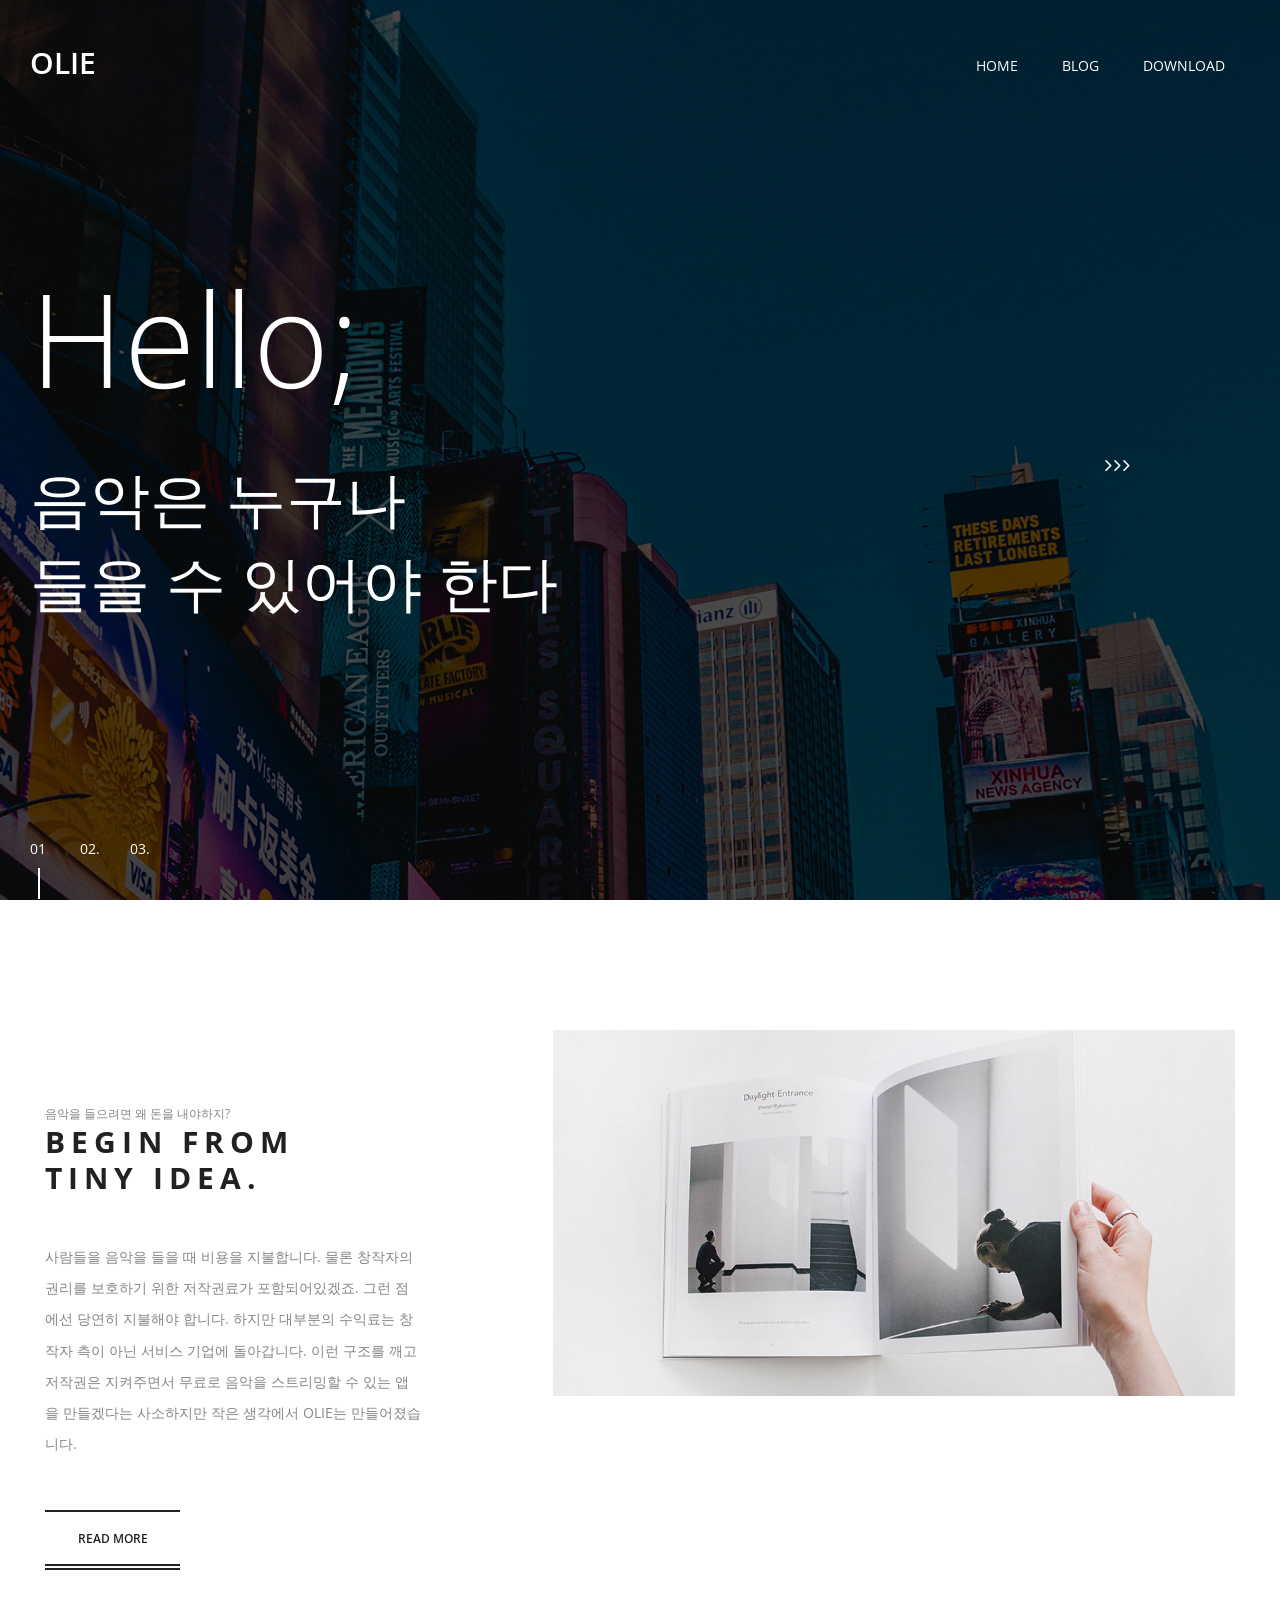
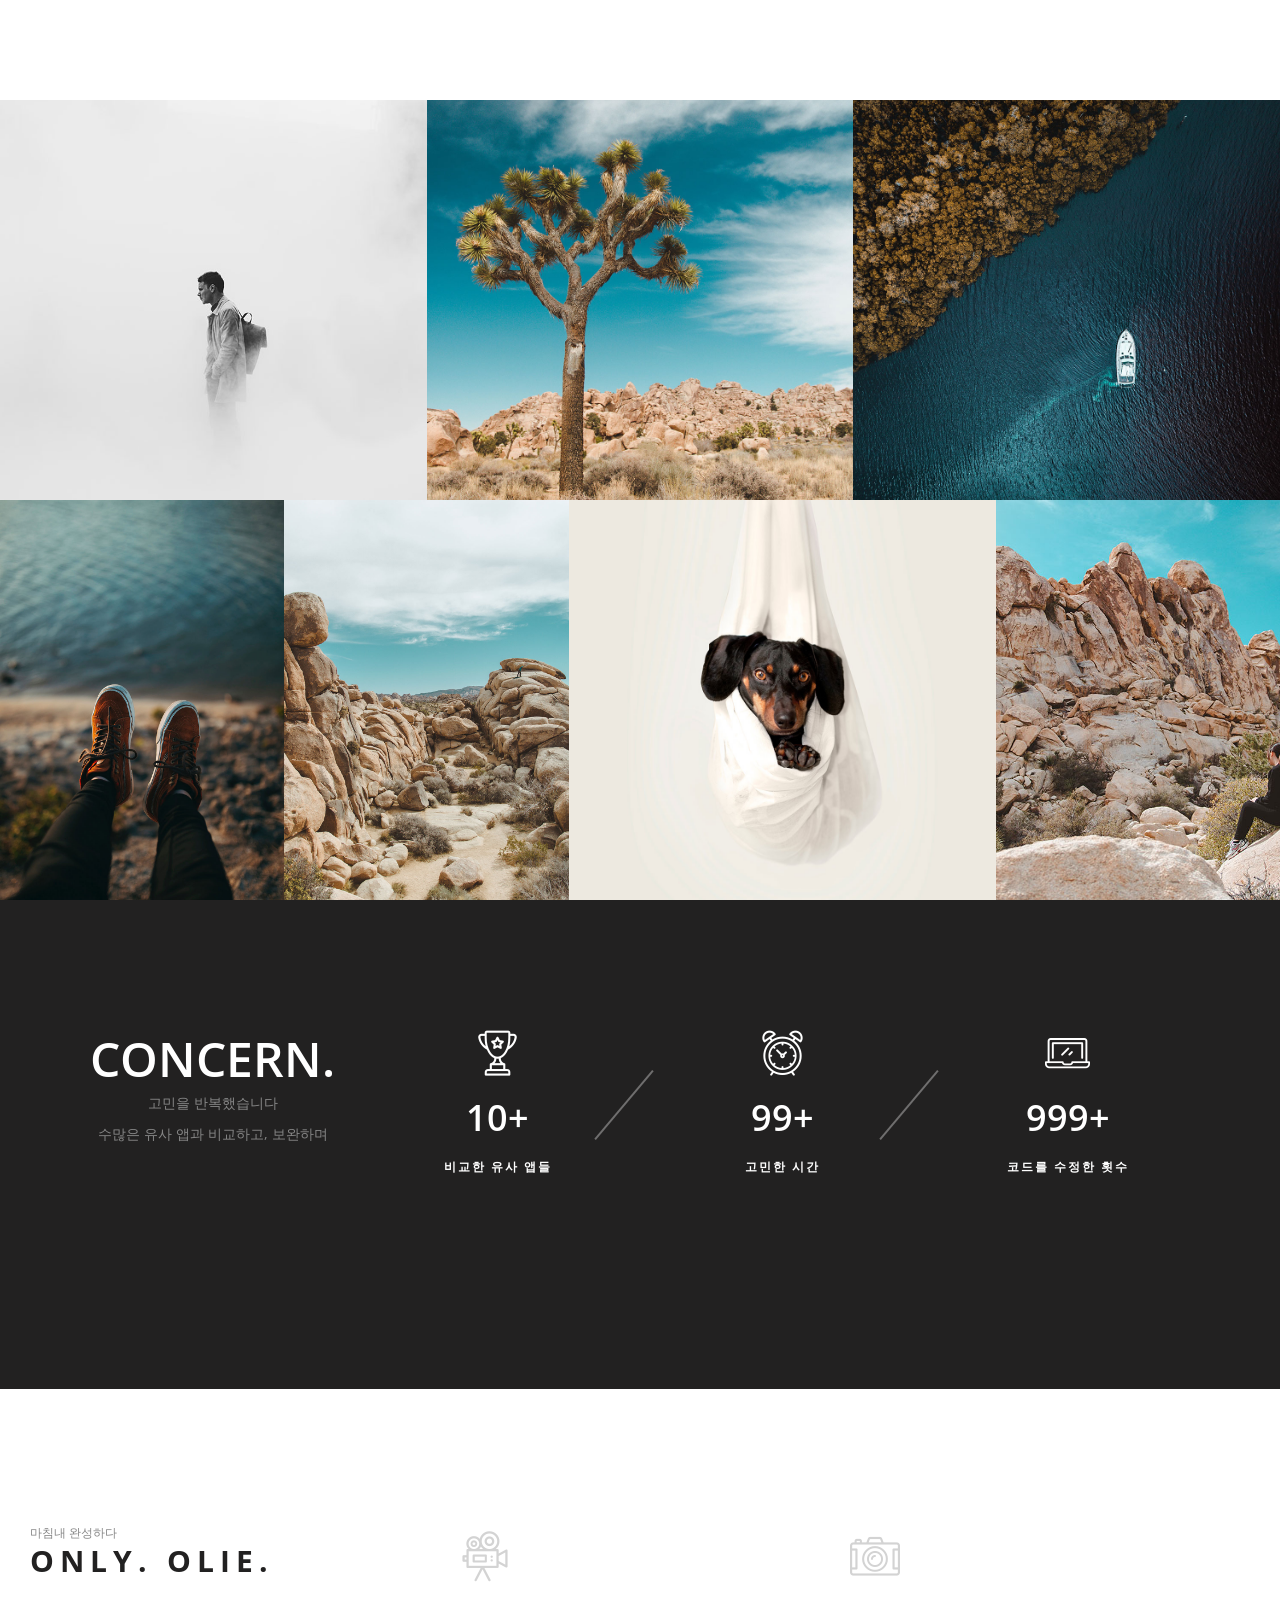
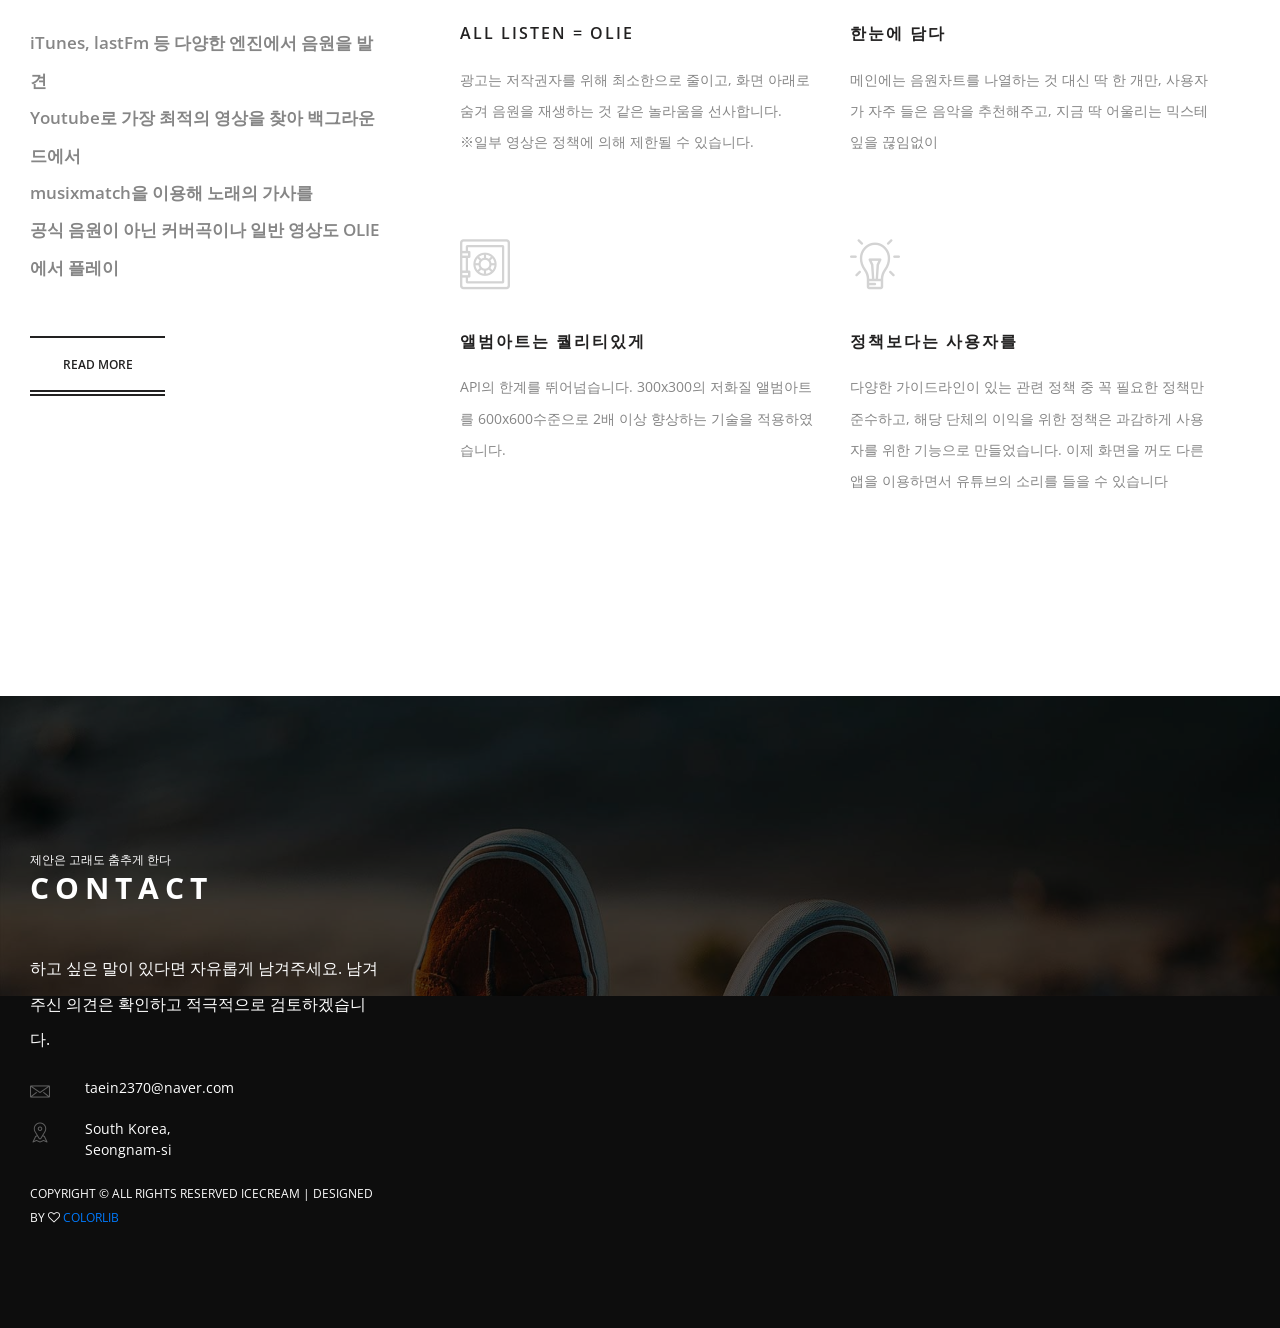
<file: index.html>
<!DOCTYPE html>
<html lang="ko">

<head>
    <title>OLIE</title>
    <meta charset="UTF-8">
    <meta name="description" content="HALO photography portfolio template">
    <meta name="keywords" content="photography, portfolio, onepage, creative, html">
    <meta name="viewport" content="width=device-width, initial-scale=1.0">
    <!-- Favicon -->
    <link href="img/favicon.ico" rel="shortcut icon" />

    <!-- Google Fonts -->
    <link href="https://fonts.googleapis.com/css?family=Open+Sans:300,300i,400,400i,600,600i,700,700i" rel="stylesheet">

    <!-- Stylesheets -->
    <link rel="stylesheet" href="css/bootstrap.min.css" />
    <link rel="stylesheet" href="css/font-awesome.min.css" />
    <link rel="stylesheet" href="css/flaticon.css" />
    <link rel="stylesheet" href="css/animate.css" />
    <link rel="stylesheet" href="css/owl.carousel.css" />
    <link rel="stylesheet" href="css/style.css" />


    <!--[if lt IE 9]>
	  <script src="https://oss.maxcdn.com/html5shiv/3.7.2/html5shiv.min.js"></script>
	  <script src="https://oss.maxcdn.com/respond/1.4.2/respond.min.js"></script>
	<![endif]-->

</head>

<body>
    <!-- Page Preloder -->
    <div id="preloder">
        <div class="loader"></div>
    </div>

    <!-- Header section start -->
    <header class="header-section sp-pad">
        <h3 class="site-logo">OLIE</h3>
        </form>
        <div class="nav-switch">
            <i class="fa fa-bars"></i>
        </div>
        <nav class="main-menu">
            <ul>
                <li><a href="index.html">Home</a></li>
                <li><a href="blog.html">Blog</a></li>
                <li><a href="https://drive.google.com/file/d/1-49sJNEz90Y-VMHtWGQfFC26-I5UQXme/view" target="_blank">Download</a></li>
            </ul>
        </nav>
    </header>
    <!-- Header section end -->


    <!-- Hero section start -->
    <section class="hero-section">
        <div class="hero-slider owl-carousel">
            <div class="hs-item set-bg sp-pad" data-setbg="img/hero-slider/1.jpg">
                <div class="hs-text">
                    <h2 class="hs-title">Hello;</h2>
                    <p class="hs-des">음악은 누구나 <br>들을 수 있어야 한다</p>
                </div>
            </div>
            <div class="hs-item set-bg sp-pad" data-setbg="img/hero-slider/2.jpg">
                <div class="hs-text">
                    <h2 class="hs-title">그래서</h2>
                    <p class="hs-des">OLIE <br>탄생.</p>
                </div>
            </div>
            <div class="hs-item set-bg sp-pad" data-setbg="img/hero-slider/1.jpg">
                <div class="hs-text">
                    <button onclick="window.open('https://drive.google.com/file/d/1-49sJNEz90Y-VMHtWGQfFC26-I5UQXme/view')">DOWNLOAD</button>

                    <p class="hs-des"><br>NOW, <br>LET'S PLAY</p>
                </div>
            </div>
        </div>
    </section>
    <!-- Hero section end -->
    <style>
        button {
            background: #1AAB8A;
            color: #fff;
            border: none;
            position: relative;
            height: 60px;
            font - size: 1.6em;
            padding: 0 2em;
            cursor: pointer;
            transition: 800ms ease all;
            outline: none;
        }
        
        button: hover {
            background: #fff;
            color: #1AAB8A;
        }
        
        button:before,
        button:after {
            content: '';
            position: absolute;
            top: 0;
            right: 0;
            height: 2px;
            width: 0;
            background: #1AAB8A;
            transition: 400ms ease all;
        }
        
        button: after {
            right: inherit;
            top: inherit;
            left: 0;
            bottom: 0;
        }
        
        button: hover:before,
        button: hover:after {
            width: 100%;
            transition: 800ms ease all;
        }
    </style>

    <!-- Intro section start -->
    <section class="intro-section sp-pad spad">
        <div class="container-fluid">
            <div class="row">
                <div class="col-xl-4 intro-text">
                    <span class="sp-sub-title">음악을 들으려면 왜 돈을 내야하지?</span>
                    <h3 class="sp-title">BEGIN FROM<br>TINY IDEA.</h3>
                    <p>사람들을 음악을 들을 때 비용을 지불합니다. 물론 창작자의 권리를 보호하기 위한 저작권료가 포함되어있겠죠. 그런 점에선 당연히 지불해야 합니다. 하지만 대부분의 수익료는 창작자 측이 아닌 서비스 기업에 돌아갑니다. 이런 구조를 깨고 저작권은 지켜주면서 무료로 음악을 스트리밍할 수 있는 앱을 만들겠다는 사소하지만 작은 생각에서 OLIE는 만들어졌습니다.</p>
                    <a href="about.html" class="site-btn">Read More</a>
                </div>
                <div class="col-xl-7 offset-xl-1">
                    <figure class="intro-img mt-5 mt-xl-0">
                        <img src="img/intro.jpg" alt="">
                    </figure>
                </div>
            </div>
        </div>
    </section>
    <!-- Intro section end -->


    <!-- Portfolio section start -->
    <section class="portfolio-section">
        <div class="portfolio-warp">
            <!-- single item -->
            <div class="single-portfolio set-bg" data-setbg="img/portfolio/1.jpg">
                <a href="single-work.html" class="portfolio-info">
                    <div class="pfbg set-bg" data-setbg="img/portfolio/1.jpg"></div>
                    <h5>OLIE 아이디어 맵</h5>
                    <p>DEV. Story</p>
                </a>
            </div>
            <!-- single item -->
            <div class="single-portfolio set-bg" data-setbg="img/portfolio/2.jpg">
                <a href="single-work.html" class="portfolio-info">
                    <div class="pfbg set-bg" data-setbg="img/portfolio/2.jpg"></div>
                    <h5>Summer in the desert</h5>
                    <p>Landscape Photography</p>
                </a>
            </div>
            <!-- single item -->
            <div class="single-portfolio set-bg" data-setbg="img/portfolio/3.jpg">
                <a href="single-work.html" class="portfolio-info">
                    <div class="pfbg set-bg" data-setbg="img/portfolio/3.jpg"></div>
                    <h5>Summer in the desert</h5>
                    <p>Landscape Photography</p>
                </a>
            </div>
            <!-- single item -->
            <div class="single-portfolio sm-wide set-bg" data-setbg="img/portfolio/4.jpg">
                <a href="single-work.html" class="portfolio-info">
                    <div class="pfbg set-bg" data-setbg="img/portfolio/4.jpg"></div>
                    <h5>Summer in the desert</h5>
                    <p>Landscape Photography</p>
                </a>
            </div>
            <!-- single item -->
            <div class="single-portfolio sm-wide set-bg " data-setbg="img/portfolio/5.jpg">
                <a href="single-work.html" class="portfolio-info">
                    <div class="pfbg set-bg" data-setbg="img/portfolio/5.jpg"></div>
                    <h5>Summer in the desert</h5>
                    <p>Landscape Photography</p>
                </a>
            </div>
            <!-- single item -->
            <div class="single-portfolio set-bg" data-setbg="img/portfolio/6.jpg">
                <a href="single-work.html" class="portfolio-info">
                    <div class="pfbg set-bg" data-setbg="img/portfolio/6.jpg"></div>
                    <h5>Summer in the desert</h5>
                    <p>Landscape Photography</p>
                </a>
            </div>
            <!-- single item -->
            <div class="single-portfolio sm-wide md-w-100 set-bg " data-setbg="img/portfolio/7.jpg">
                <a href="single-work.html" class="portfolio-info">
                    <div class="pfbg set-bg" data-setbg="img/portfolio/7.jpg"></div>
                    <h5>Summer in the desert</h5>
                    <p>Landscape Photography</p>
                </a>
            </div>
        </div>
        <div class="clearfix"></div>
    </section>
    <!-- Portfolio section end -->


    <!-- Milestones section start -->
    <section class="milestones-section spad">
        <div class="container">
            <div class="row">
                <div class="col-lg-3 col-md-6 fact-box">

                    <h2 style="color:#ffffff; text-align: center;">CONCERN.</h2>
                    <p style="text-align: center;">고민을 반복했습니다<br>수많은 유사 앱과 비교하고, 보완하며<br><br><br><br></p>
                </div>
                <div class="col-lg-3 col-md-6 fact-box">
                    <div class="fact-content">
                        <i class="flaticon-trophy"></i>
                        <h2>10+</h2>
                        <p>비교한 유사 앱들</p>
                    </div>
                </div>
                <div class="col-lg-3 col-md-6 fact-box">
                    <div class="fact-content">
                        <i class="flaticon-alarm-clock"></i>
                        <h2>99+</h2>
                        <p>고민한 시간</p>
                    </div>
                </div>
                <div class="col-lg-3 col-md-6 fact-box">
                    <div class="fact-content">
                        <i class="flaticon-laptop"></i>
                        <h2>999+</h2>
                        <p>코드를 수정한 횟수</p>
                    </div>
                </div>
            </div>
        </div>
    </section>
    <!-- Milestones section end -->


    <!-- Services section start -->
    <section class="services-section spad">
        <div class="container-fluid services-warp">
            <div class="services-text">
                <div class="container p-0">
                    <span class="sp-sub-title">마침내 완성하다</span>
                    <h3 class="sp-title">ONLY. OLIE.</h3>
                    <p style="font-size:17px;">iTunes, lastFm 등 다양한 엔진에서 음원을 발견
                        <Br>Youtube로 가장 최적의 영상을 찾아 백그라운드에서<br> musixmatch을 이용해 노래의 가사를
                        <Br>공식 음원이 아닌 커버곡이나 일반 영상도 OLIE에서 플레이</p>
                    <a href="#" class="site-btn">Read More</a>
                </div>
            </div>
            <div class="container p-0">
                <div class="row">
                    <div class="col-xl-8 offset-xl-4">
                        <div class="row">
                            <div class="col-md-6">
                                <div class="icon-box">
                                    <i class="flaticon-video-camera"></i>
                                    <h4>ALL LISTEN = OLIE</h4>
                                    <p>광고는 저작권자를 위해 최소한으로 줄이고, 화면 아래로 숨겨 음원을 재생하는 것 같은 놀라움을 선사합니다. <br><a>※일부 영상은 정책에 의해 제한될 수 있습니다.</a></p>
                                </div>
                            </div>
                            <div class="col-md-6">
                                <div class="icon-box">
                                    <i class="flaticon-photo-camera"></i>
                                    <h4>한눈에 담다</h4>
                                    <p>메인에는 음원차트를 나열하는 것 대신 딱 한 개만, 사용자가 자주 들은 음악을 추천해주고, 지금 딱 어울리는 믹스테잎을 끊임없이</p>
                                </div>
                            </div>
                            <div class="col-md-6">
                                <div class="icon-box">
                                    <i class="flaticon-safebox"></i>
                                    <h4>앨범아트는 퀄리티있게</h4>
                                    <p>API의 한계를 뛰어넘습니다. 300x300의 저화질 앨범아트를 600x600수준으로 2배 이상 향상하는 기술을 적용하였습니다.</p>
                                </div>
                            </div>
                            <div class="col-md-6">
                                <div class="icon-box">
                                    <i class="flaticon-idea"></i>
                                    <h4>정책보다는 사용자를</h4>
                                    <p>다양한 가이드라인이 있는 관련 정책 중 꼭 필요한 정책만 준수하고, 해당 단체의 이익을 위한 정책은 과감하게 사용자를 위한 기능으로 만들었습니다. 이제 화면을 꺼도 다른 앱을 이용하면서 유튜브의 소리를 들을 수 있습니다</p>
                                </div>
                            </div>
                        </div>
                    </div>
                </div>
            </div>
        </div>

        </div>
    </section>
    <!-- Services section start end -->


    <!-- Contact section start -->
    <section class="contact-section set-bg spad" data-setbg="img/contact-bg.jpg">
        <div class="container-fluid contact-warp">
            <div class="contact-text">
                <div class="container p-0">
                    <span class="sp-sub-title">제안은 고래도 춤추게 한다</span>
                    <h3 class="sp-title">CONTACT</h3>
                    <p>하고 싶은 말이 있다면 자유롭게 남겨주세요. 남겨주신 의견은 확인하고 적극적으로 검토하겠습니다.</p>

                    <ul class="con-info">
                        <li><i class="flaticon-envelope"></i>taein2370@naver.com</li>
                        <li><i class="flaticon-placeholder"></i>South Korea, <br>Seongnam-si</li>
                        <span class="sp-sub-title" style="text-align: center;">Copyright &copy; All rights reserved IceCream | Designed by <i class="fa fa-heart-o" aria-hidden="true"></i> <a href="https://colorlib.com" target="_blank">Colorlib</a></span>
                        </span>
                    </ul>
                </div>
            </div>

            </form>
        </div>

        </div>
        </div>
        </div>

    </section>
    <!-- Contact section end -->


    <!-- Footer section start -->
    <footer class="footer-section spad">


        </br>
        <br>
        <br>
        <!-- Link back to Colorlib can't be removed. Template is licensed under CC BY 3.0. -->

        <!-- Link back to Colorlib can't be removed. Template is licensed under CC BY 3.0. -->

        </div>
        </div>


    </footer>
    <!-- Footer section end -->


    <!--====== Javascripts & Jquery ======-->
    <script src="js/jquery-3.2.1.min.js"></script>
    <script src="js/bootstrap.min.js"></script>
    <script src="js/owl.carousel.min.js"></script>
    <script src="js/mixitup.min.js"></script>
    <script src="js/circle-progress.min.js"></script>
    <script src="js/main.js"></script>
</body>

</html>
</file>
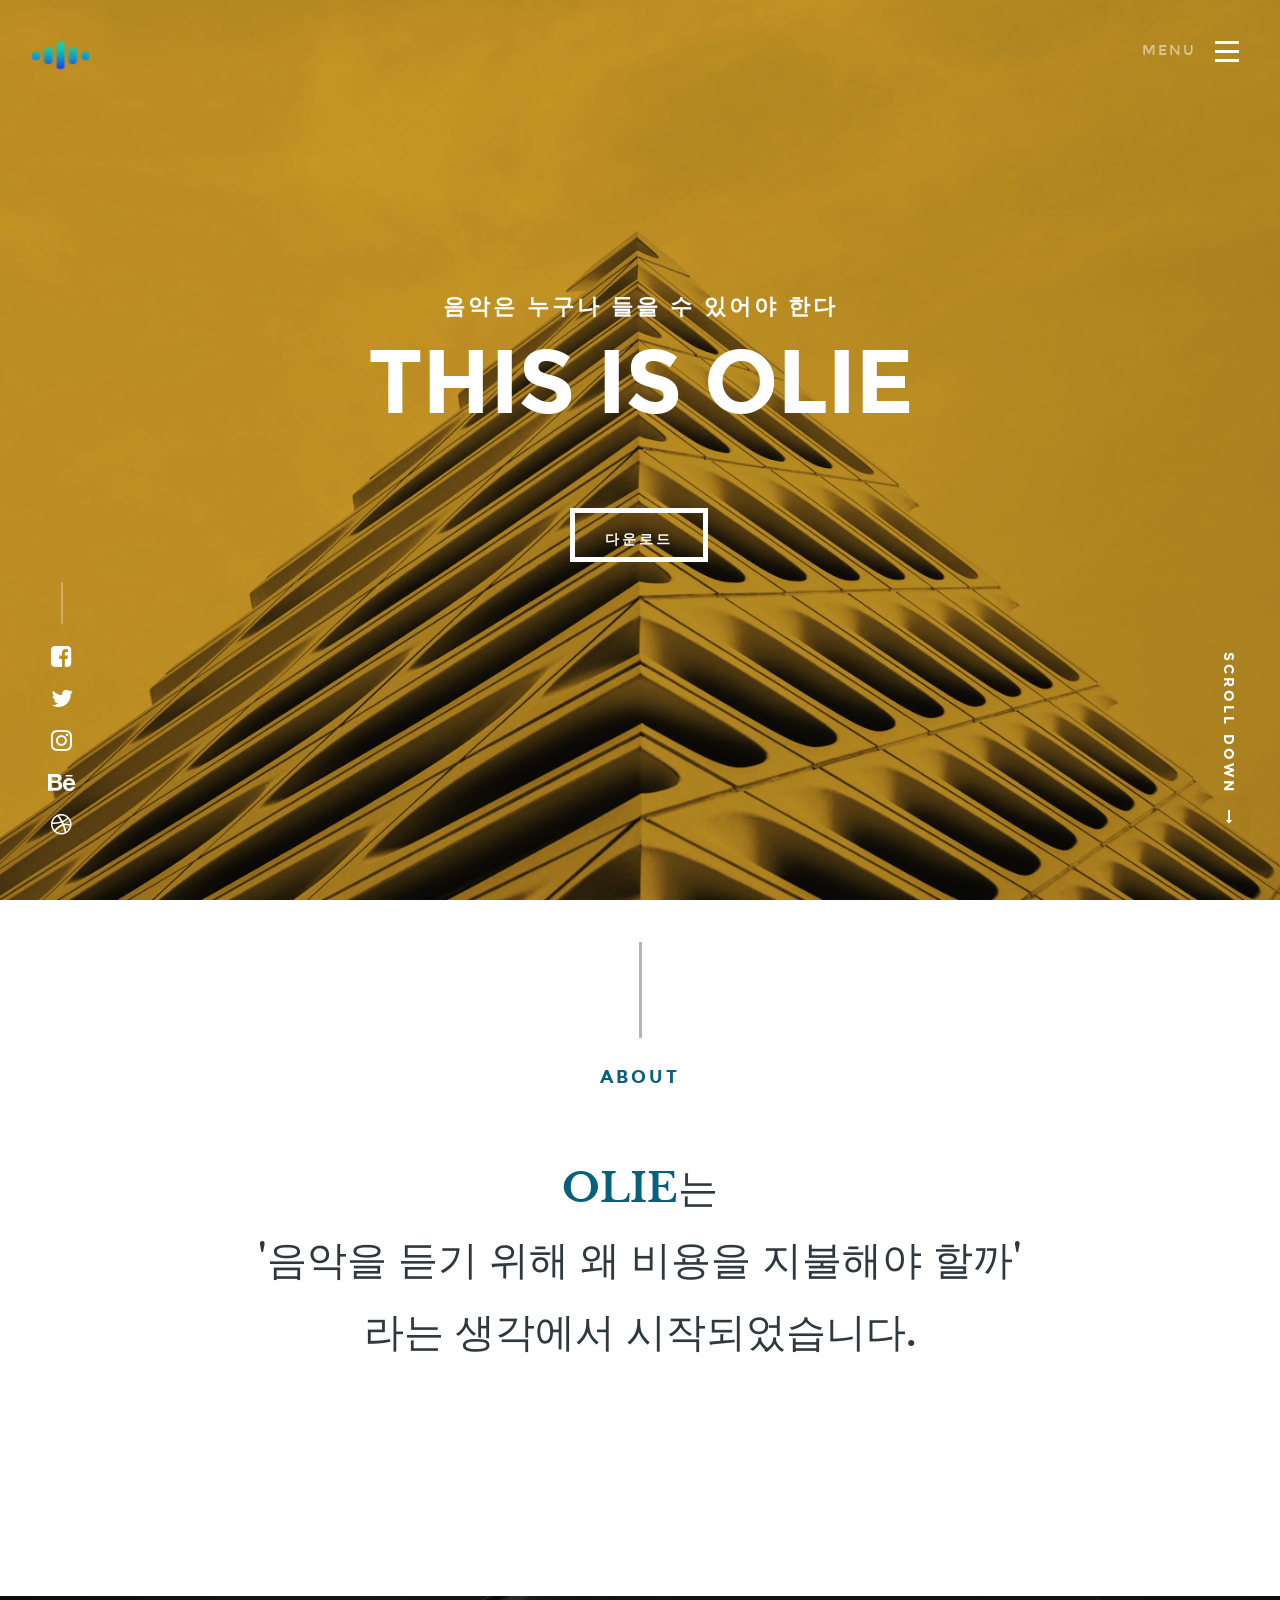
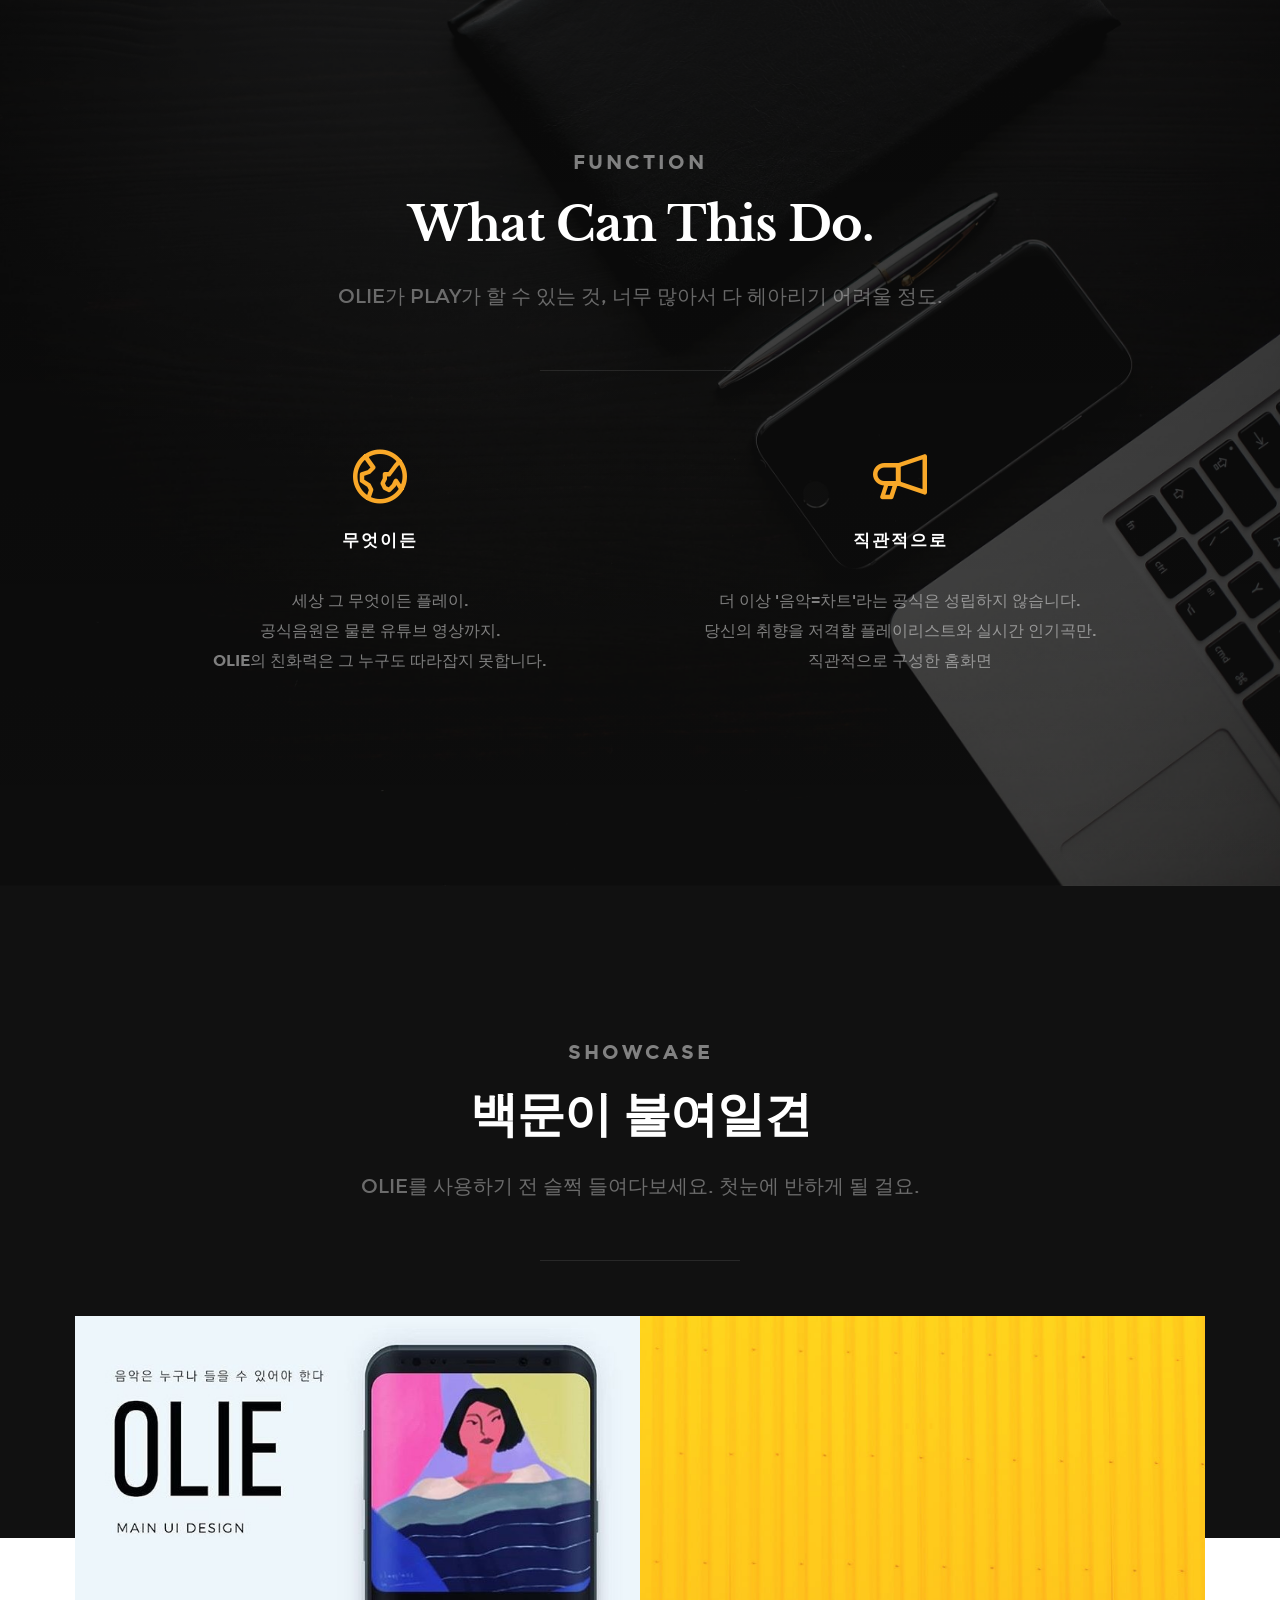
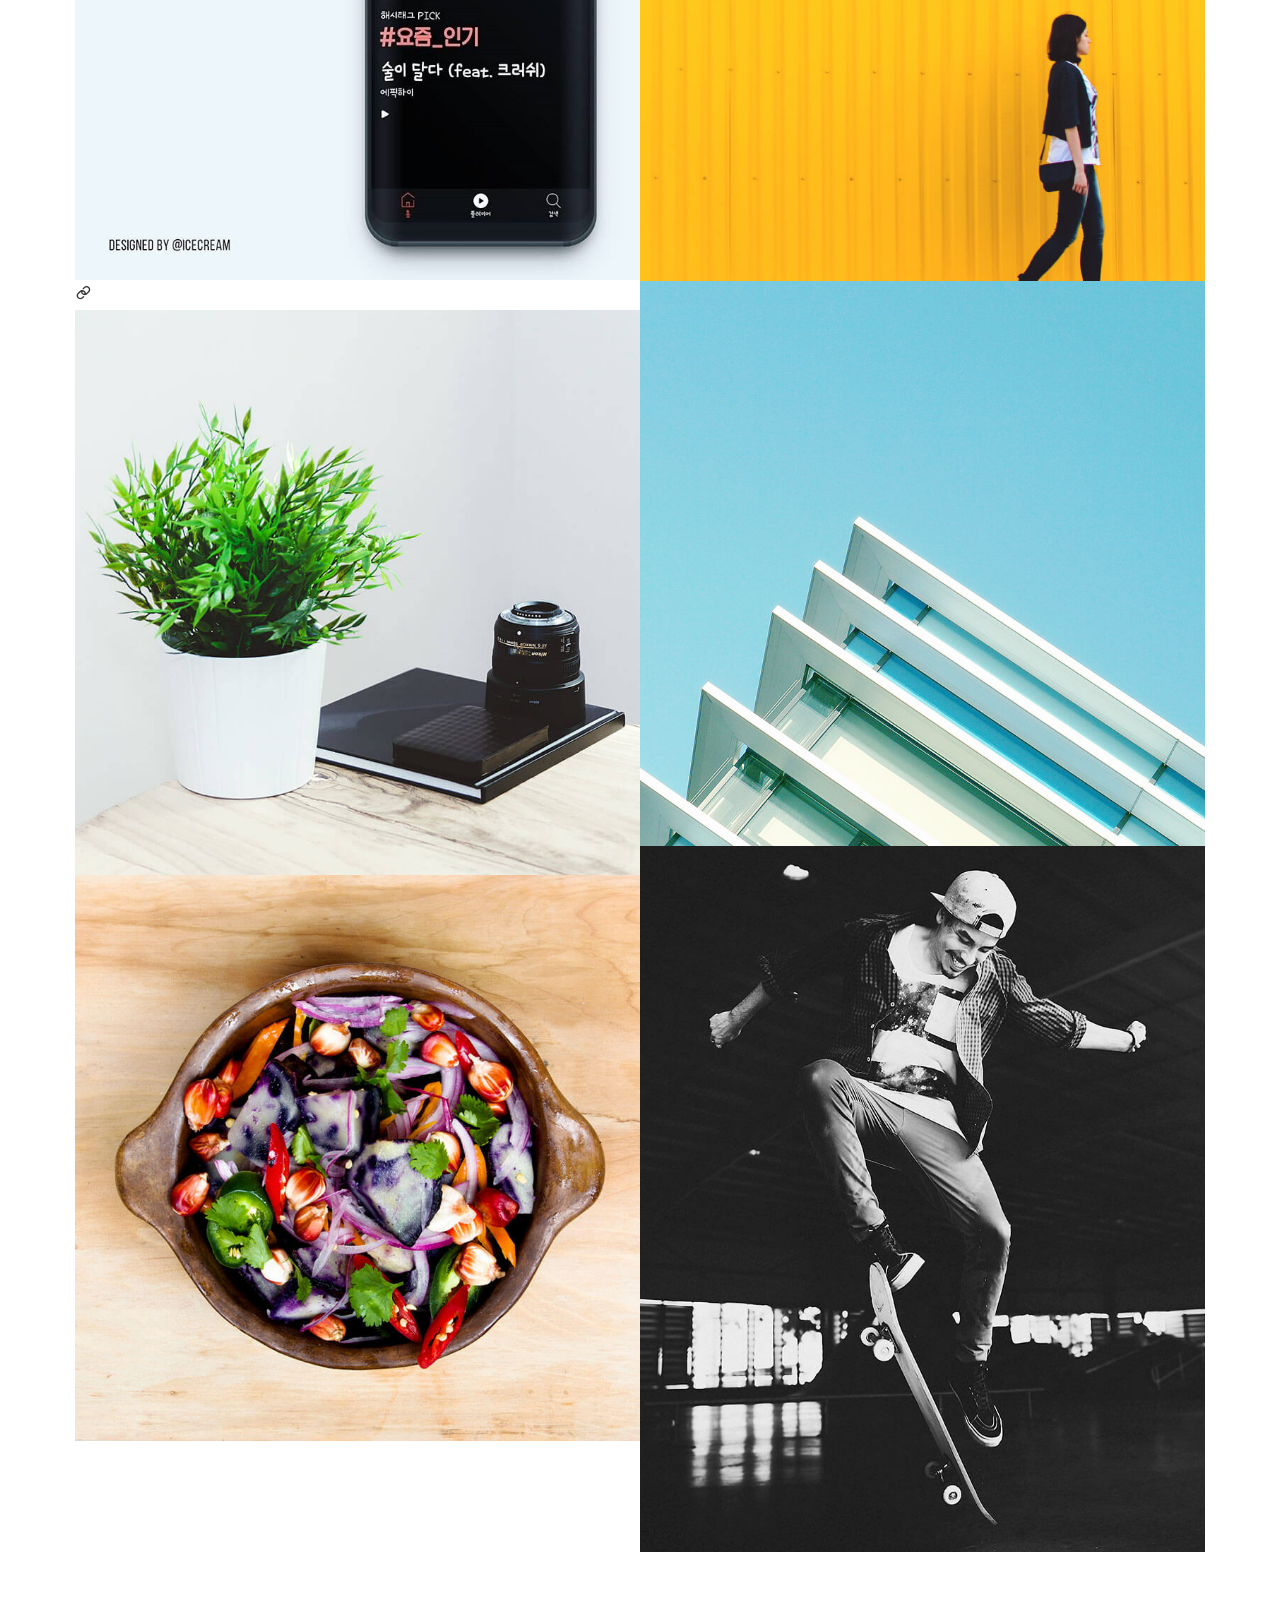
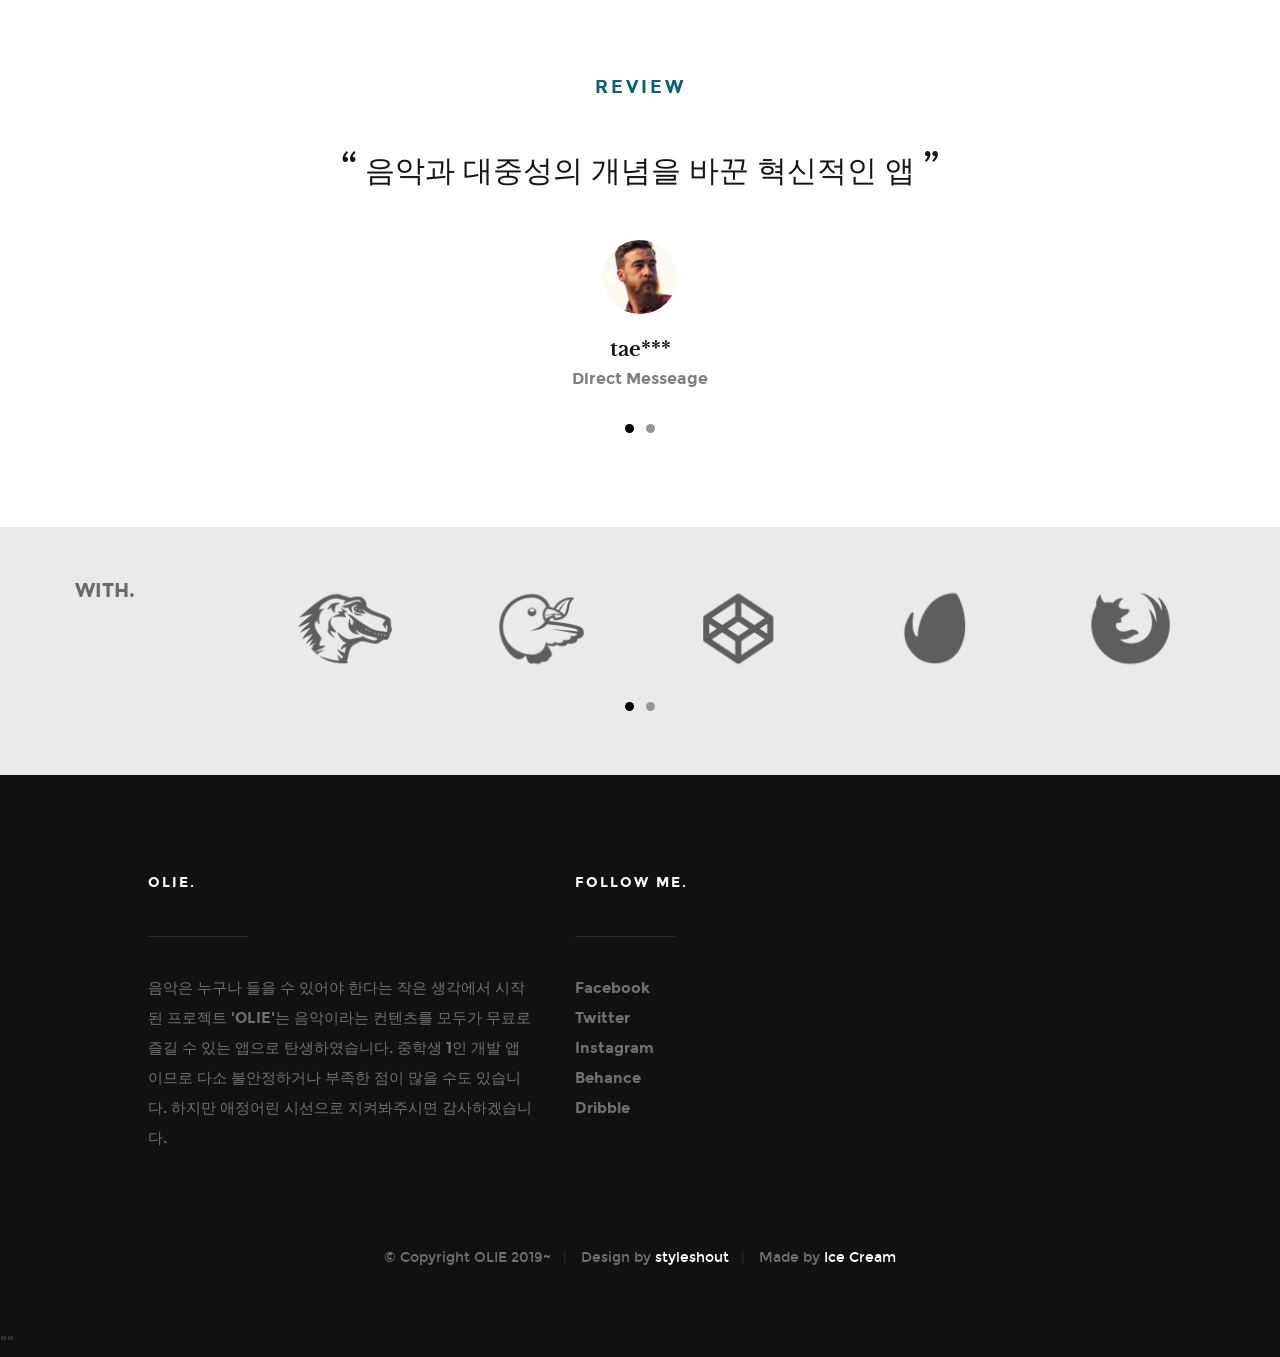
<file: oldver/index.html>
<!DOCTYPE html>
<!--[if IE 8 ]><html class="no-js oldie ie8" lang="en"> <![endif]-->
<!--[if IE 9 ]><html class="no-js oldie ie9" lang="en"> <![endif]-->
<!--[if (gte IE 9)|!(IE)]><!-->
<html class="no-js" lang="ko">
<!--<![endif]-->

<head>

    <!--- basic page needs
   ================================================== -->
    <meta charset="utf-8">
    <title>OLIE</title>
    <meta name="description" content="">
    <meta name="author" content="">

    <!-- mobile specific metas
   ================================================== -->
    <meta name="viewport" content="width=device-width, initial-scale=1, maximum-scale=1">

    <!-- CSS
   ================================================== -->
    <link rel="stylesheet" href="css/base.css">
    <link rel="stylesheet" href="css/vendor.css">
    <link rel="stylesheet" href="css/main.css">

    <!-- script
   ================================================== -->
    <script src="js/modernizr.js"></script>
    <script src="js/pace.min.js"></script>

    <!-- favicons
	================================================== -->
    <link rel="shortcut icon" href="favicon.ico" type="image/x-icon">
    <link rel="icon" href="favicon.ico" type="image/x-icon">

</head>

<body id="top">

    <!-- header 
   ================================================== -->
    <header>

        <div class="header-logo">
            <a href="index.html">OLIE</a>
        </div>

        <a id="header-menu-trigger" href="#0">
            <span class="header-menu-text">Menu</span>
            <span class="header-menu-icon"></span>
        </a>

        <nav id="menu-nav-wrap">

            <a href="#0" class="close-button" title="close"><span>Close</span></a>

            <h3>Infinity.</h3>

            <ul class="nav-list">
                <li class="current"><a class="smoothscroll" href="#home" title="">Home</a></li>
                <li><a class="smoothscroll" href="#about" title="">About</a></li>
                <li><a class="smoothscroll" href="#services" title="">Services</a></li>
                <li><a class="smoothscroll" href="#portfolio" title="">Works</a></li>
                <li><a class="smoothscroll" href="#contact" title="">Contact</a></li>
            </ul>

            <p class="sponsor-text">
                음악은 누구나 들을 수 있어야 한다. 그래서 OLIE.
            </p>

            <ul class="header-social-list">
                <li>
                    <a href="#"><i class="fa fa-facebook-square"></i></a>
                </li>
                <li>
                    <a href="#"><i class="fa fa-twitter"></i></a>
                </li>
                <li>
                    <a href="#"><i class="fa fa-instagram"></i></a>
                </li>
                <li>
                    <a href="#"><i class="fa fa-behance"></i></a>
                </li>
                <li>
                    <a href="#"><i class="fa fa-dribbble"></i></a>
                </li>
            </ul>

        </nav>
        <!-- end #menu-nav-wrap -->

    </header>
    <!-- end header -->


    <!-- home
   ================================================== -->
    <section id="home">

        <div class="overlay"></div>

        <div class="home-content-table">
            <div class="home-content-tablecell">
                <div class="row">
                    <div class="col-twelve">

                        <h3 class="animate-intro">음악은 누구나 들을 수 있어야 한다</h3>
                        <h1 class="animate-intro">
                            THIS IS OLIE
                            <p></p>
                            <button onclick="location.href='https://drive.google.com/file/d/1GhcWJrxocMkBwBcfjHGV0ki4-vuQK7O0/view?usp=sharing' " style="border: 5px solid white; background-color: rgba( 255, 255, 255, 0.0 ); color: white;">다운로드</a>
                        </h1>

                        <div class="more animate-intro">
                            <a href="https://drive.google.com" 다운로드>
                        </div>

                    </div>
                    <!-- end col-twelve -->
                </div>
                <!-- end row -->
            </div>
            <!-- end home-content-tablecell -->
        </div>
        <!-- end home-content-table -->

        <ul class="home-social-list">
            <li class="animate-intro">
                <a href="#"><i class="fa fa-facebook-square"></i></a>
            </li>
            <li class="animate-intro">
                <a href="#"><i class="fa fa-twitter"></i></a>
            </li>
            <li class="animate-intro">
                <a href="#"><i class="fa fa-instagram"></i></a>
            </li>
            <li class="animate-intro">
                <a href="#"><i class="fa fa-behance"></i></a>
            </li>
            <li class="animate-intro">
                <a href="#"><i class="fa fa-dribbble"></i></a>
            </li>
        </ul>
        <!-- end home-social-list -->

        <div class="scrolldown">
            <a href="#about" class="scroll-icon smoothscroll">		
		   	Scroll Down		   	
		   	<i class="fa fa-long-arrow-right" aria-hidden="true"></i>
			</a>
        </div>

    </section>
    <!-- end home -->


    <!-- about
   ================================================== -->
    <section id="about">

        <div class="row about-wrap">
            <div class="col-full">

                <div class="about-profile-bg"></div>

                <div class="intro">
                    <h3 class="animate-this">About</h3>
                    <p class="lead animate-this"><span>OLIE</span>는<br>'음악을 듣기 위해 왜 비용을 지불해야 할까'<br>라는 생각에서 시작되었습니다.</p>
                </div>

            </div>
            <!-- end col-full  -->
        </div>
        <!-- end about-wrap  -->

    </section>
    <!-- end about -->


    <!-- about
   ================================================== -->
    <section id="services">

        <div class="overlay"></div>
        <div class="gradient-overlay"></div>

        <div class="row narrow section-intro with-bottom-sep animate-this">
            <div class="col-full">

                <h3>Function</h3>
                <h1>What Can This Do.</h1>

                <p class="lead">OLIE가 PLAY가 할 수 있는 것, 너무 많아서 다 헤아리기 어려울 정도.</p>

            </div>
            <!-- end col-full -->
        </div>
        <!-- end row -->

        <div class="row services-content">

            <div class="services-list block-1-2 block-tab-full group">

                <div class="bgrid service-item animate-this">

                    <span class="icon"><i class="icon-earth"></i></span>

                    <div class="service-content">
                        <h3 class="h05">무엇이든</h3>

                        <p>세상 그 무엇이든 플레이.<br>공식음원은 물론 유튜브 영상까지.<br>OLIE의 친화력은 그 누구도 따라잡지 못합니다.
                        </p>
                    </div>

                </div>
                <!-- end bgrid -->

                <div class="bgrid service-item animate-this">

                    <span class="icon"><i class="icon-megaphone"></i></span>

                    <div class="service-content">
                        <h3 class="h05">직관적으로</h3>

                        <p>더 이상 '음악=차트'라는 공식은 성립하지 않습니다.<br>당신의 취향을 저격할 플레이리스트와 실시간 인기곡만.<br>직관적으로 구성한 홈화면
                        </p>
                    </div>

                </div>
                <!-- end bgrid -->

            </div>
            <!-- end services-list -->

        </div>
        <!-- end services-content -->

    </section>
    <!-- end services -->


    <!-- portfolio
   ================================================== -->
    <section id="portfolio">

        <div class="intro-wrap">

            <div class="row narrow section-intro with-bottom-sep animate-this">
                <div class="col-twelve">
                    <h3>Showcase</h3>
                    <h1>백문이 불여일견</h1>

                    <p class="lead">OLIE를 사용하기 전 슬쩍 들여다보세요. 첫눈에 반하게 될 걸요.</p>
                </div>
            </div>
            <!-- end row section-intro -->

        </div>
        <!-- end intro-wrap -->

        <div class="row portfolio-content">
            <div class="col-twelve">
                <div id="folio-wrap" class="bricks-wrapper">

                    <div class="brick folio-item">
                        <div class="item-wrap animate-this" data-src="images/fo_1.jpg" data-sub-html="#01">
                            <a href="#" class="overlay">
                                <img src="images/fo_1.jpg" alt="Skaterboy">
                                <div class="item-text">
                                    <span class="folio-types">
		     					         DESIGN
		     					   </span>
                                    <h3 class="folio-title">OLIE 디자인</h3>
                                </div>
                            </a>
                            <a href="#" class='details-link' title="details"></a>
                            <i class="icon-link"></i>
                            </a>
                        </div>
                        <!-- end item-wrap -->

                        <div id="01" class='hide'>
                            <h4>OLIE 디자인</h4>
                            <p>직관적으로 필요한 정보만 깔끔하게, OLIE의 홈화면 디자인</p>
                        </div>
                    </div>
                    <!-- end folio-item -->

                    <div class="brick folio-item">
                        <div class="item-wrap animate-this" data-src="images/portfolio/gallery/g-yellowwall.jpg" data-sub-html="#02">
                            <a href="#" class="overlay">
                                <img src="images/portfolio/yellowwall.jpg" alt="Shutterbug">
                                <div class="item-text">
                                    <span class="folio-types">
		     					      Marketing
		     					   </span>
                                    <h3 class="folio-title">Yellow Wall</h3>
                                </div>
                            </a>
                            <a href="https://www.behance.net/" class='details-link' title="details">
                                <i class="icon-link"></i>
                            </a>
                        </div>
                        <!-- end item-wrap -->

                        <div id="02" class='hide'>
                            <h4>Yellow Wall</h4>
                            <p>Lorem ipsum Dolor deserunt labore sint officia. Magna et aute enim proident tempor sunt quis nulla voluptate fugiat velit. <a href="https://www.behance.net/">Details</a></p>
                        </div>
                    </div>
                    <!-- end folio-item -->

                    <div class="brick folio-item">
                        <div class="item-wrap animate-this" data-src="images/portfolio/gallery/g-architecture.jpg" data-sub-html="#03">
                            <a href="#" class="overlay">
                                <img src="images/portfolio/architecture.jpg" alt="Explore">
                                <div class="item-text">
                                    <span class="folio-types">
		     					      Web Design
		     					   </span>
                                    <h3 class="folio-title">Architecture</h3>
                                </div>
                            </a>
                            <a href="https://www.behance.net/" class='details-link' title="details">
                                <i class="icon-link"></i>
                            </a>
                        </div>
                        <!-- end item-wrap -->

                        <div id="03" class='hide'>
                            <h4>Architecture</h4>
                            <p>Lorem ipsum Dolor deserunt labore sint officia. Magna et aute enim proident tempor sunt quis nulla voluptate fugiat velit. <a href="https://www.behance.net/">Details</a></p>
                        </div>
                    </div>
                    <!-- end folio-item -->

                    <div class="brick folio-item">
                        <div class="item-wrap animate-this" data-src="images/portfolio/gallery/g-minimalismo.jpg" data-sub-html="#04">
                            <a href="#" class="overlay">
                                <img src="images/portfolio/minimalismo.jpg" alt="Minimalismo">
                                <div class="item-text">
                                    <span class="folio-types">
		     					      Web Design
		     					   </span>
                                    <h3 class="folio-title">Minimalismo</h3>
                                </div>
                            </a>
                            <a href="https://www.behance.net/" class='details-link' title="details">
                                <i class="icon-link"></i>
                            </a>
                        </div>
                        <!-- end item-wrap -->

                        <div id="04" class='hide'>
                            <h4>Minimalismo</h4>
                            <p>Lorem ipsum Dolor deserunt labore sint officia. Magna et aute enim proident tempor sunt quis nulla voluptate fugiat velit. <a href="https://www.behance.net/">Details</a></p>
                        </div>
                    </div>
                    <!-- end folio-item -->

                    <div class="brick folio-item">
                        <div class="item-wrap animate-this" data-src="images/portfolio/gallery/g-skaterboy.jpg" data-sub-html="#05">
                            <a href="#" class="overlay">
                                <img src="images/portfolio/skaterboy.jpg" alt="Bicycle">
                                <div class="item-text">
                                    <span class="folio-types">
		     					      Branding
		     					   </span>
                                    <h3 class="folio-title">Skaterboy</h3>
                                </div>
                            </a>
                            <a href="https://www.behance.net/" class='details-link' title="details">
                                <i class="icon-link"></i>
                            </a>
                        </div>
                        <!-- end item-wrap -->

                        <div id="05" class='hide'>
                            <h4>Skaterboy</h4>
                            <p>Lorem ipsum Dolor deserunt labore sint officia. Magna et aute enim proident tempor sunt quis nulla voluptate fugiat velit. <a href="https://www.behance.net/">Details</a></p>
                        </div>
                    </div>
                    <!-- end folio-item -->

                    <div class="brick folio-item">
                        <div class="item-wrap animate-this" data-src="images/portfolio/gallery/g-salad.jpg" data-sub-html="#06">
                            <a href="#" class="overlay">
                                <img src="images/portfolio/salad.jpg" alt="Salad">
                                <div class="item-text">
                                    <span class="folio-types">
		     					      Branding
		     					   </span>
                                    <h3 class="folio-title">Salad</h3>
                                </div>
                            </a>
                            <a href="https://www.behance.net/" class='details-link' title="details">
                                <i class="icon-link"></i>
                            </a>
                        </div>
                        <!-- end item-wrap -->

                        <div id="06" class='hide'>
                            <h4>Salad</h4>
                            <p>Lorem ipsum Dolor deserunt labore sint officia. Magna et aute enim proident tempor sunt quis nulla voluptate fugiat velit. <a href="www.behance.net">Details</a></p>
                        </div>
                    </div>
                    <!-- end folio-item -->

                </div>
                <!-- end folio-wrap -->
            </div>
            <!-- end twelve -->
        </div>
        <!-- end portfolio-content -->

    </section>
    <!-- end portfolio -->


    <!-- Testimonials Section
   ================================================== -->
    <section id="testimonials">

        <div class="row">
            <div class="col-twelve">
                <h2 class="animate-this">REVIEW</h2>
            </div>
        </div>

        <div class="row flex-container">

            <div id="testimonial-slider" class="flex-slider animate-this">

                <ul class="slides">

                    <li>
                        <p>
                            음악과 대중성의 개념을 바꾼 혁신적인 앱
                        </p>

                        <div class="testimonial-author">
                            <img src="images/avatars/user-02.jpg" alt="Author image">
                            <div class="author-info">
                                tae***
                                <span class="position">Direct Messeage</span>
                            </div>
                        </div>
                    </li>
                    <!-- end slide -->

                    <li>
                        <p>
                            '음악은 누구나 들을 수 있어야 한다'라는 모티브, 저는 이 구절을 보자마자 앱을 설치했습니다.
                        </p>

                        <div class="testimonial-author">
                            <img src="images/avatars/user-03.jpg" alt="Author image">
                            <div class="author-info">
                                doe***
                                <span>Direct Messeage</span>
                            </div>
                        </div>
                    </li>
                    <!-- end slide -->

                </ul>
                <!-- end slides -->

            </div>
            <!-- end testimonial-slider -->

        </div>
        <!-- end flex-container -->

    </section>
    <!-- end testimonials -->


    <!-- stats
   ================================================== -->
    <section id="clients">


        <div class="row animate-this">
            <div class="col-twelve">

                <div class="client-lists owl-carousel">
                    <h3>WITH.</h3>
                    <div><img src="images/clients/mozilla.png" alt=""></div>
                    <div><img src="images/clients/bower.png" alt=""></div>
                    <div><img src="images/clients/codepen.png" alt=""></div>
                    <div><img src="images/clients/envato.png" alt=""></div>
                    <div><img src="images/clients/firefox.png" alt=""></div>
                    <div><img src="images/clients/grunt.png" alt=""></div>
                    <div><img src="images/clients/evernote.png" alt=""></div>
                    <div><img src="images/clients/github.png" alt=""></div>
                    <div><img src="images/clients/joomla.png" alt=""></div>
                    <div><img src="images/clients/jQuery.png" alt=""></div>
                    <div><img src="images/clients/wordpress.png" alt=""></div>
                </div>

            </div>
            <!-- end col-twelve -->
        </div>
        <!-- end row -->

    </section>
    <!-- end clients -->


    <!-- contact
   ================================================== -->



    <!-- footer
   ================================================== -->
    <footer>
        <div class="footer-main">

            <div class="row">

                <div class="col-five tab-full footer-about">

                    <h4 class="h05">OLIE.</h4>

                    <p>음악은 누구나 들을 수 있어야 한다는 작은 생각에서 시작된 프로젝트 'OLIE'는 음악이라는 컨텐츠를 모두가 무료로 즐길 수 있는 앱으로 탄생하였습니다. 중학생 1인 개발 앱이므로 다소 불안정하거나 부족한 점이 많을 수도 있습니다. 하지만 애정어린 시선으로 지켜봐주시면 감사하겠습니다.</p>

                </div>
                <!-- end footer-about -->

                <div class="col-three tab-full footer-social">

                    <h4 class="h05">Follow Me.</h4>

                    <ul class="list-links">
                        <li><a href="#">Facebook</a></li>
                        <li><a href="#">Twitter</a></li>
                        <li><a href="https://instagram.com/ice_cream135">Instagram</a></li>
                        <li><a href="#">Behance</a></li>
                        <li><a href="#">Dribble</a></li>
                    </ul>

                </div>
                <!-- end footer-social -->



            </div>
            <!-- end row -->

        </div>
        <!-- end footer-main -->

        <div class="footer-bottom">

            <div class="row">

                <div class="col-twelve">
                    <div class="copyright">
                        <span>© Copyright OLIE 2019~</span>
                        <span>Design by <a href="http://www.styleshout.com/">styleshout</a></span>
                        <span>Made by  <a href="https://forum.whale.naver.com/profile/20-ice-cream/">Ice Cream</a></span>
                    </div>
                </div>

            </div>

        </div>
        <!-- end footer-bottom -->

        <div id="go-top">
            <a class="smoothscroll" title="Back to Top" href="#top">
                <i class="fa fa-long-arrow-up" aria-hidden="true"></i>
            </a>
        </div>
    </footer>

    <div id="preloader">
        <div id="loader"></div>
    </div>

    <!-- Java Script
   ================================================== -->
    <script src="js/jquery-2.1.3.min.js"></script>
    <script src="js/plugins.js"></script>
    <script src="js/main.js"></script>

</body>

</html>""
</file>
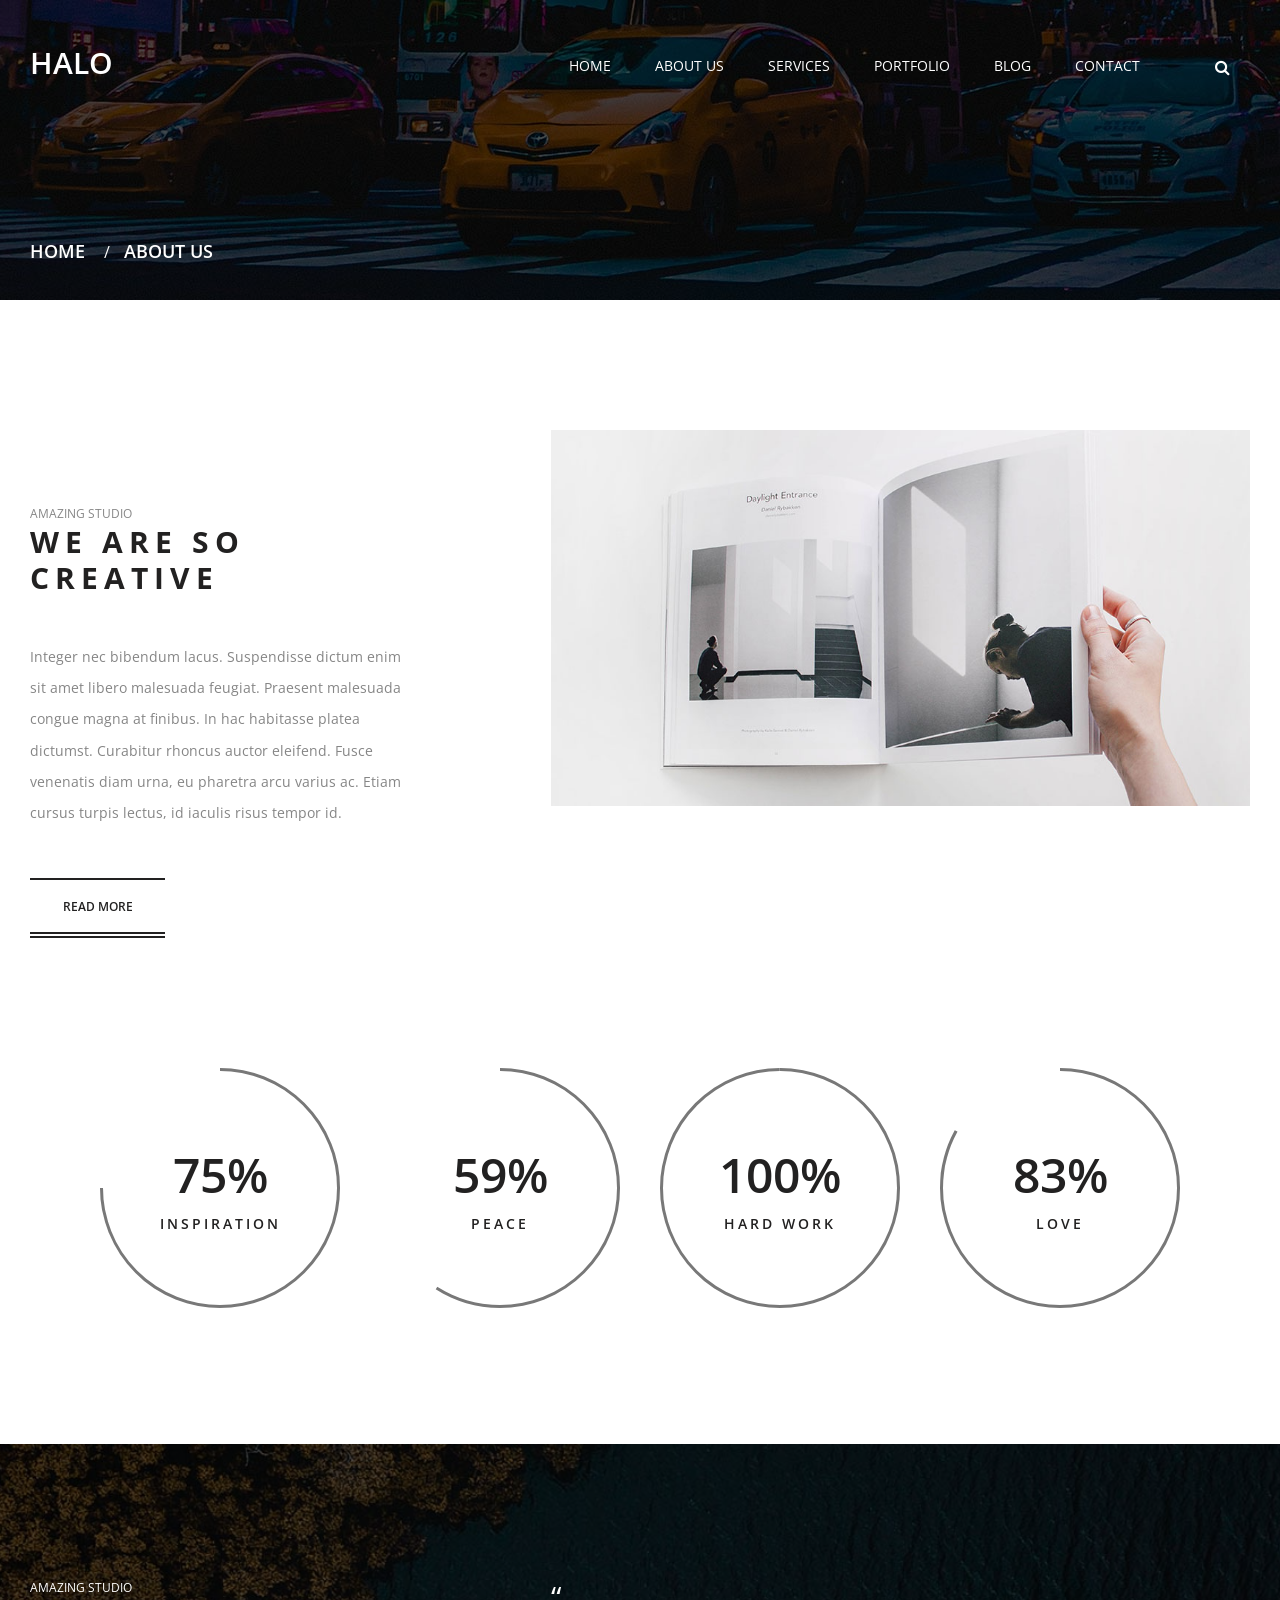
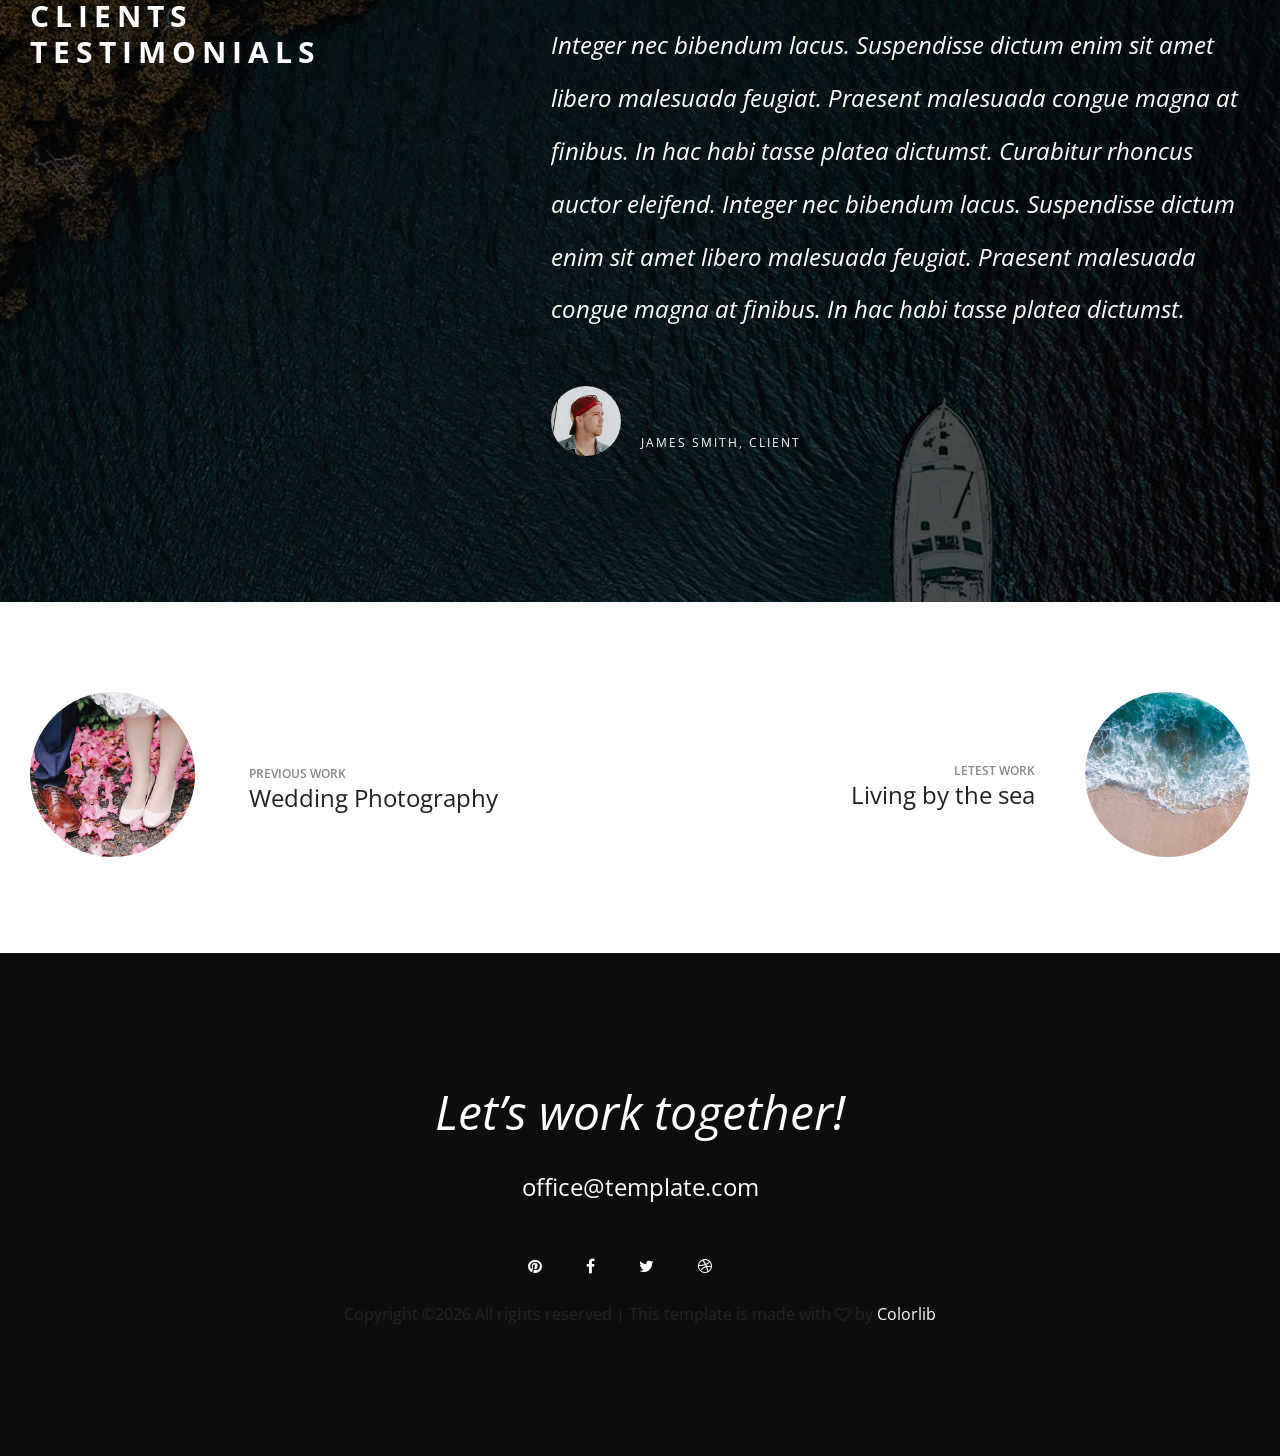
<file: about.html>
<!DOCTYPE html>
<html lang="en">
<head>
	<title>HALO - Photography Portfolio Template</title>
	<meta charset="UTF-8">
	<meta name="description" content="HALO photography portfolio template">
	<meta name="keywords" content="photography, portfolio, onepage, creative, html">
	<meta name="viewport" content="width=device-width, initial-scale=1.0">
	<!-- Favicon -->   
	<link href="img/favicon.ico" rel="shortcut icon"/>

	<!-- Google Fonts -->
	<link href="https://fonts.googleapis.com/css?family=Open+Sans:300,300i,400,400i,600,600i,700,700i" rel="stylesheet">

	<!-- Stylesheets -->
	<link rel="stylesheet" href="css/bootstrap.min.css"/>
	<link rel="stylesheet" href="css/font-awesome.min.css"/>
	<link rel="stylesheet" href="css/flaticon.css"/>
	<link rel="stylesheet" href="css/animate.css"/>
	<link rel="stylesheet" href="css/owl.carousel.css"/>
	<link rel="stylesheet" href="css/style.css"/>


	<!--[if lt IE 9]>
	  <script src="https://oss.maxcdn.com/html5shiv/3.7.2/html5shiv.min.js"></script>
	  <script src="https://oss.maxcdn.com/respond/1.4.2/respond.min.js"></script>
	<![endif]-->

</head>
<body>
	<!-- Page Preloder -->
	<div id="preloder">
		<div class="loader"></div>
	</div>

	<!-- Header section start -->
	<header class="header-section sp-pad">
		<h3 class="site-logo">HALO</h3>
		<form class="search-top">
			<button class="se-btn"><i class="fa fa-search"></i></button>
			<input type="text" placeholder="Search.....">
		</form>
		<div class="nav-switch">
			<i class="fa fa-bars"></i>
		</div>
		<nav class="main-menu">
			<ul>
				<li><a href="index.html">Home</a></li>
				<li><a href="about.html">about us</a></li>
				<li><a href="#">Services</a></li>
				<li><a href="portfolio.html">Portfolio</a></li>
				<li><a href="blog.html">Blog</a></li>
				<li><a href="contact.html">Contact</a></li>
			</ul>
		</nav>
	</header>
	<!-- Header section end -->


	<!-- Page top section start -->
	<div class="page-top-area set-bg" data-setbg="img/headers-bg/1.jpg">
		<div class="breadcrumb-area">
			<a href="#">Home</a> / <span>About us</span>
		</div>
	</div>
	<!-- Page top section end -->


	<!-- Intro section start -->
	<section class="intro-section sp-pad spad">
		<div class="container-fluid p-0">
			<div class="row">
				<div class="col-xl-4 intro-text">
					<span class="sp-sub-title">Amazing studio</span>
					<h3 class="sp-title">We are so Creative</h3>
					<p>Integer nec bibendum lacus. Suspendisse dictum enim sit amet libero malesuada feugiat. Praesent malesuada congue magna at finibus. In hac habitasse platea dictumst. Curabitur rhoncus auctor eleifend. Fusce venenatis diam urna, eu pharetra arcu varius ac. Etiam cursus turpis lectus, id iaculis risus tempor id.</p>
					<a href="#" class="site-btn">Read More</a>
				</div>
				<div class="col-xl-7 offset-xl-1">
					<figure class="intro-img mt-5 mt-xl-0">
						<img src="img/intro.jpg" alt="">
					</figure>
				</div>
			</div>
		</div>
	</section>
	<!-- Intro section end -->


	<!-- Progress section start -->
	<div class="progress-section">
		<div class="container-fluid">
			<div class="row">
				<div class="col-xl-3 col-md-6 cp-item">
					<div class="circle-progress" data-cpid="id-1" data-cpvalue="75" data-cpcolor="#787878" data-cptitle="Inspiration"></div>
				</div>
				<div class="col-xl-3 col-md-6 cp-item">
					<div class="circle-progress" data-cpid="id-2" data-cpvalue="59" data-cpcolor="#787878" data-cptitle="Peace"></div>
				</div>
				<div class="col-xl-3 col-md-6 cp-item">
					<div class="circle-progress" data-cpid="id-3" data-cpvalue="100" data-cpcolor="#787878" data-cptitle="hard work"></div>
				</div>
				<div class="col-xl-3 col-md-6 cp-item">
					<div class="circle-progress" data-cpid="id-4" data-cpvalue="83" data-cpcolor="#787878" data-cptitle="LOve"></div>
				</div>
			</div>
		</div>
	</div>
	<!-- Progress section end -->


	<!-- Review section start -->
	<section class="review-section spad sp-pad set-bg" data-setbg="img/review-bg.jpg">
		<div class="container-fluid p-0 review-warp">
			<div class="row">
				<div class="col-xl-4">
					<span class="sp-sub-title">Amazing studio</span>
					<h3 class="sp-title">Clients testimonials</h3>
				</div>
				<div class="col-xl-7 offset-xl-1">
					<div class="review-slider owl-carousel">
						<div class="rs-item">
							<div class="qute">“</div>
							<p>Integer nec bibendum lacus. Suspendisse dictum enim sit amet libero malesuada feugiat. Praesent malesuada congue magna at finibus. In hac habi tasse platea dictumst. Curabitur rhoncus auctor eleifend. Integer nec bibendum lacus. Suspendisse dictum enim sit amet libero malesuada feugiat. Praesent malesuada congue magna at finibus. In hac habi tasse platea dictumst. </p>
							<figure class="client-pic">
								<img src="img/client.jpg" alt="#">
							</figure>
							<h4>James Smith, Client</h4>
						</div>
					</div>
				</div>
			</div>
		</div>
	</section>
	<!-- Review section end -->


	<!-- Work nav section start -->
	<section class="worknav-section sp-pad">
		<div class="container-fluid p-0">
			<div class="row">
				<div class="col-6">
					<div class="worknav wn-prev">
						<a href="#" class="wn-thumb set-bg" data-setbg="img/recent-thumb/1.jpg"></a>
						<div class="wn-info">
							<span>Previous work</span>
							<h3>Wedding Photography</h3>
						</div>
					</div>
				</div>
				<div class="col-6">
					<div class="worknav wn-next">
						<a href="#" class="wn-thumb set-bg" data-setbg="img/recent-thumb/2.jpg"></a>
						<div class="wn-info">
							<span>Letest work</span>
							<h3>Living by the sea</h3>
						</div>
					</div>
				</div>
			</div>
		</div>
	</section>
	<!-- Work nav section end -->


	<!-- Footer section start -->
	<footer class="footer-section spad">
		<div class="container text-center">
			<h2>Let’s work together!</h2>
			<p>office@template.com</p>
			<div class="social">
				<a href="#"><i class="fa fa-pinterest"></i></a>
				<a href="#"><i class="fa fa-facebook"></i></a>
				<a href="#"><i class="fa fa-twitter"></i></a>
				<a href="#"><i class="fa fa-dribbble"></i></a></br>

</br><!-- Link back to Colorlib can't be removed. Template is licensed under CC BY 3.0. -->
Copyright &copy;<script>document.write(new Date().getFullYear());</script> All rights reserved | This template is made with <i class="fa fa-heart-o" aria-hidden="true"></i> by <a href="https://colorlib.com" target="_blank">Colorlib</a>
<!-- Link back to Colorlib can't be removed. Template is licensed under CC BY 3.0. -->

			</div>
		</div>
	</footer>
	<!-- Footer section end -->
	

	<!--====== Javascripts & Jquery ======-->
	<script src="js/jquery-3.2.1.min.js"></script>
	<script src="js/bootstrap.min.js"></script>
	<script src="js/owl.carousel.min.js"></script>
	<script src="js/mixitup.min.js"></script>
	<script src="js/circle-progress.min.js"></script>
	<script src="js/main.js"></script>
</body>
</html>
</file>
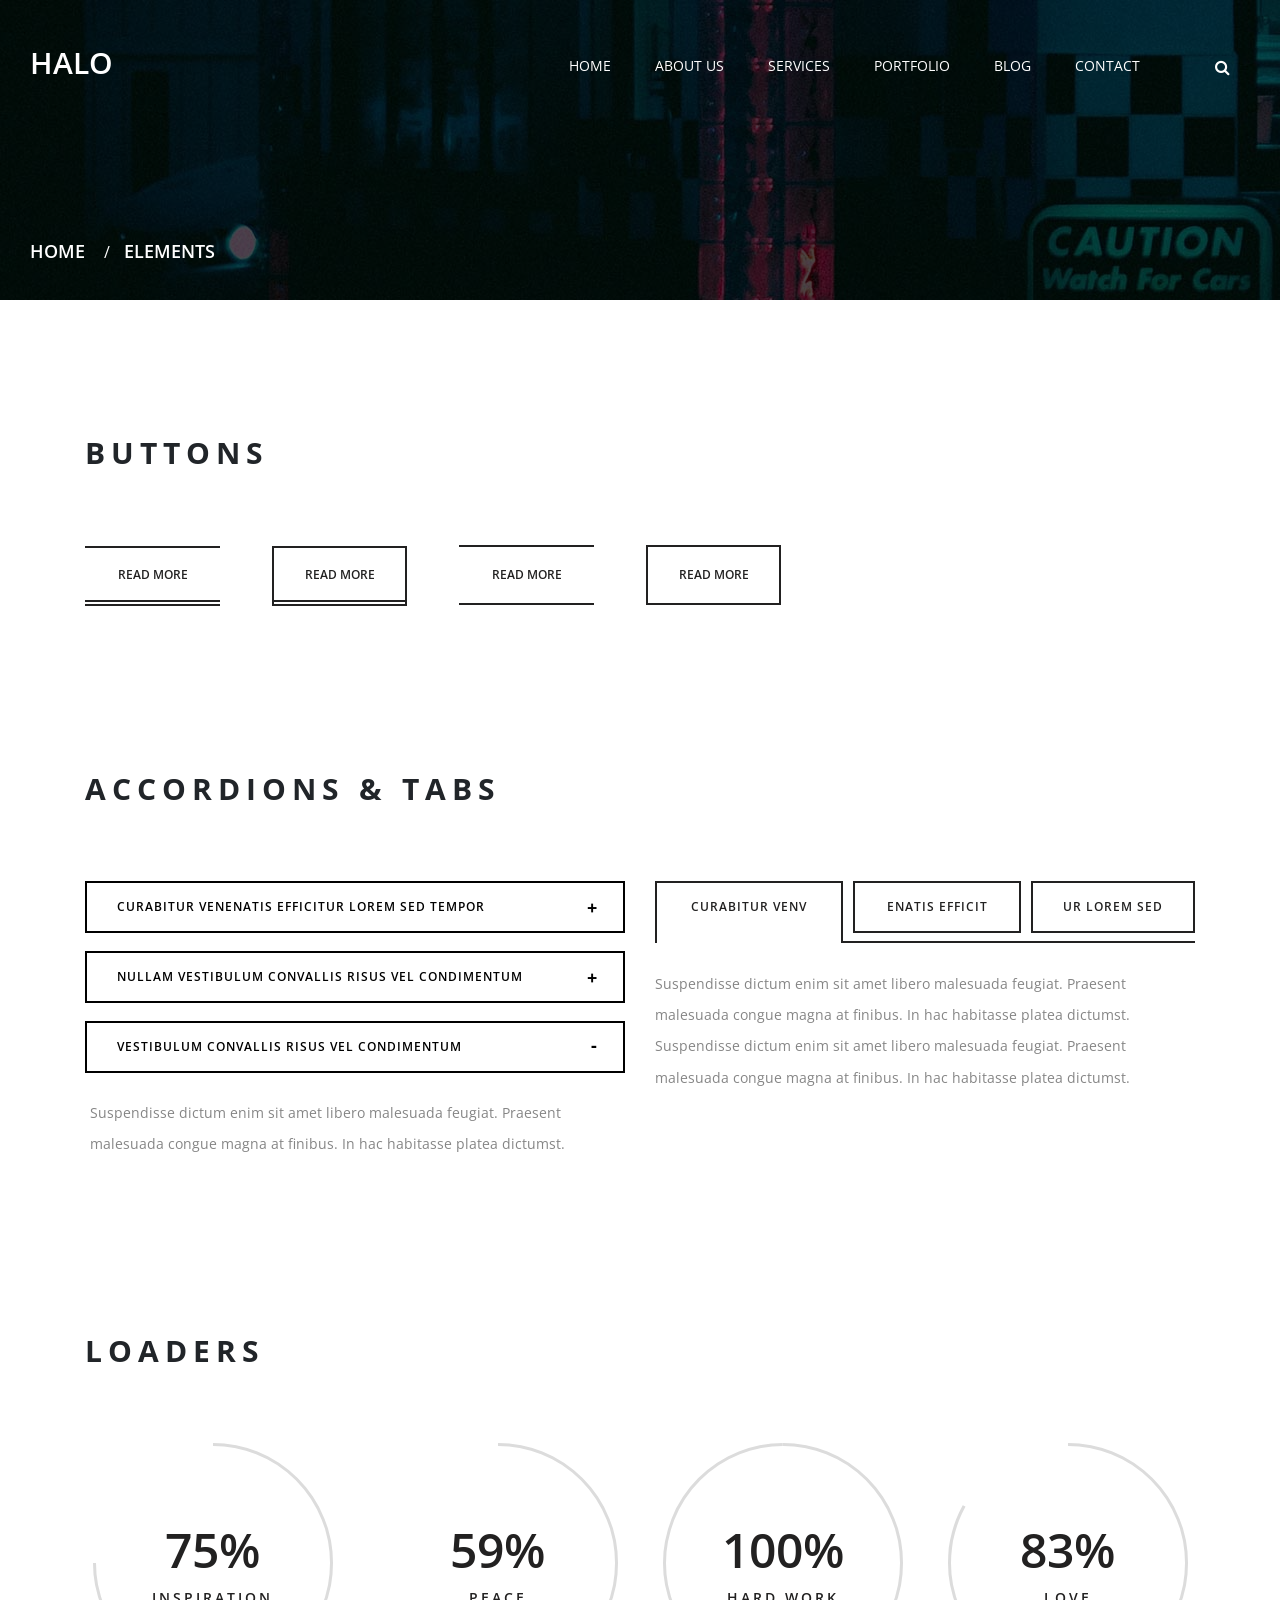
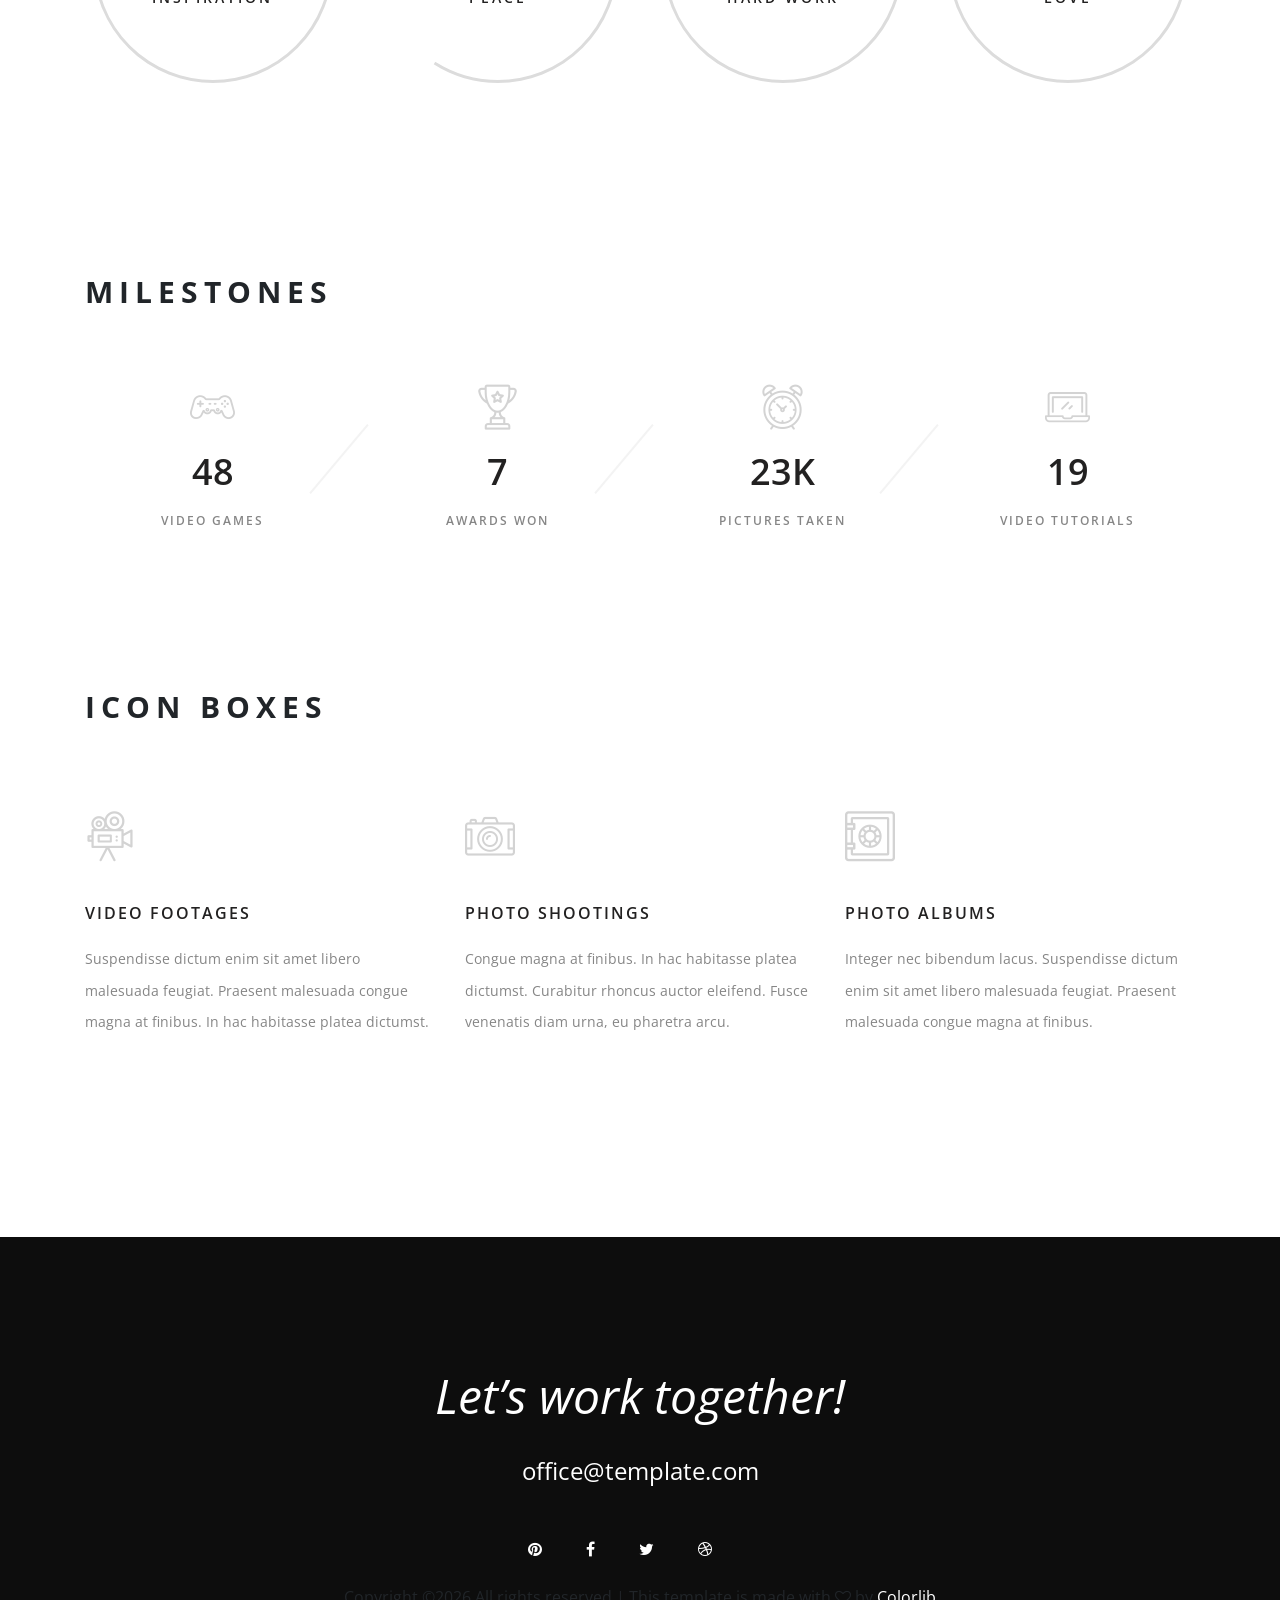
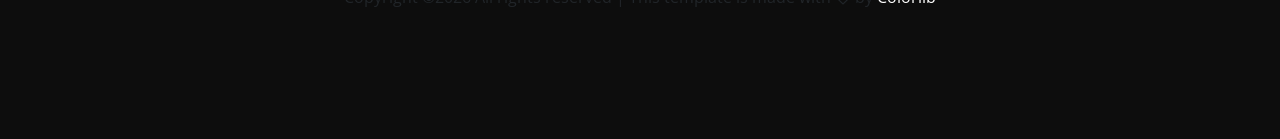
<file: elements.html>
<!DOCTYPE html>
<html lang="en">
<head>
	<title>HALO - Photography Portfolio Template</title>
	<meta charset="UTF-8">
	<meta name="description" content="HALO photography portfolio template">
	<meta name="keywords" content="photography, portfolio, onepage, creative, html">
	<meta name="viewport" content="width=device-width, initial-scale=1.0">
	<!-- Favicon -->   
	<link href="img/favicon.ico" rel="shortcut icon"/>

	<!-- Google Fonts -->
	<link href="https://fonts.googleapis.com/css?family=Open+Sans:300,300i,400,400i,600,600i,700,700i" rel="stylesheet">

	<!-- Stylesheets -->
	<link rel="stylesheet" href="css/bootstrap.min.css"/>
	<link rel="stylesheet" href="css/font-awesome.min.css"/>
	<link rel="stylesheet" href="css/flaticon.css"/>
	<link rel="stylesheet" href="css/animate.css"/>
	<link rel="stylesheet" href="css/owl.carousel.css"/>
	<link rel="stylesheet" href="css/style.css"/>


	<!--[if lt IE 9]>
	  <script src="https://oss.maxcdn.com/html5shiv/3.7.2/html5shiv.min.js"></script>
	  <script src="https://oss.maxcdn.com/respond/1.4.2/respond.min.js"></script>
	<![endif]-->

</head>
<body>
	<!-- Page Preloder -->
	<div id="preloder">
		<div class="loader"></div>
	</div>

	<!-- Header section start -->
	<header class="header-section sp-pad">
		<h3 class="site-logo">HALO</h3>
		<form class="search-top">
			<button class="se-btn"><i class="fa fa-search"></i></button>
			<input type="text" placeholder="Search.....">
		</form>
		<div class="nav-switch">
			<i class="fa fa-bars"></i>
		</div>
		<nav class="main-menu">
			<ul>
				<li><a href="index.html">Home</a></li>
				<li><a href="about.html">about us</a></li>
				<li><a href="#">Services</a></li>
				<li><a href="portfolio.html">Portfolio</a></li>
				<li><a href="blog.html">Blog</a></li>
				<li><a href="contact.html">Contact</a></li>
			</ul>
		</nav>
	</header>
	<!-- Header section end -->


	<!-- Page top section start -->
	<div class="page-top-area set-bg" data-setbg="img/headers-bg/4.jpg">
		<div class="breadcrumb-area">
			<a href="#">Home</a> / <span>Elements</span>
		</div>
	</div>
	<!-- Page top section end -->


	<!-- Elements section start -->
	<section class="elements-section spad">
		<div class="container">
			<!-- Buttons element -->
			<div class="element">
				<div class="sp-title">Buttons</div>
				<button class="site-btn mr-5">Read More</button>
				<button class="site-btn btn-two mr-5">Read More</button>
				<button class="site-btn btn-three mr-5">Read More</button>
				<button class="site-btn btn-four">Read More</button>
			</div>
			<!-- Accordions & tabs -->
			<div class="element">
				<div class="sp-title">Accordions & tabs</div>
				<div class="row">
					<div class="col-lg-6">
						<!-- Accordions -->
						<div id="accordion" class="accordion-area">
							<div class="panel">
								<div class="panel-header" id="headingOne">
									<button class="panel-link" data-toggle="collapse" data-target="#collapse1" aria-expanded="false" aria-controls="collapse1">Curabitur venenatis efficitur lorem sed tempor</button>
								</div>
								<div id="collapse1" class="collapse" aria-labelledby="headingOne" data-parent="#accordion">
									<div class="panel-body">
										<p>Suspendisse dictum enim sit amet libero malesuada feugiat. Praesent malesuada congue magna at finibus. In hac habitasse platea dictumst. </p>
									</div>
								</div>
							</div>
							<div class="panel">
								<div class="panel-header" id="headingTwo">
									<button class="panel-link" data-toggle="collapse" data-target="#collapse2" aria-expanded="false" aria-controls="collapse2">Nullam vestibulum convallis risus vel condimentum</button>
								</div>
								<div id="collapse2" class="collapse" aria-labelledby="headingTwo" data-parent="#accordion">
									<div class="panel-body">
										<p>Suspendisse dictum enim sit amet libero malesuada feugiat. Praesent malesuada congue magna at finibus. In hac habitasse platea dictumst. </p>
									</div>
								</div>
							</div>
							<div class="panel">
								<div class="panel-header active" id="headingThree">
									<button class="panel-link" data-toggle="collapse" data-target="#collapse3" aria-expanded="true" aria-controls="collapse3">Vestibulum convallis risus vel condimentum</button>
								</div>
								<div id="collapse3" class="collapse show" aria-labelledby="headingThree" data-parent="#accordion">
									<div class="panel-body">
										<p>Suspendisse dictum enim sit amet libero malesuada feugiat. Praesent malesuada congue magna at finibus. In hac habitasse platea dictumst. </p>
									</div>
								</div>
							</div>
						</div>
					</div>
					<div class="col-lg-6">
						<!-- Tabs -->
						<div class="tab-element">
							<ul class="nav nav-tabs" id="myTab" role="tablist">
								<li class="nav-item">
									<a class="nav-link active" id="1-tab" data-toggle="tab" href="#tab-1" role="tab" aria-controls="tab-1" aria-selected="true">Curabitur venv</a>
								</li>
								<li class="nav-item">
									<a class="nav-link" id="2-tab" data-toggle="tab" href="#tab-2" role="tab" aria-controls="tab-2" aria-selected="false">enatis efficit</a>
								</li>
								<li class="nav-item">
									<a class="nav-link" id="3-tab" data-toggle="tab" href="#tab-3" role="tab" aria-controls="tab-3" aria-selected="false">ur lorem sed </a>
								</li>
							</ul>
							<div class="tab-content" id="myTabContent">
								<!-- single tab content -->
								<div class="tab-pane fade show active" id="tab-1" role="tabpanel" aria-labelledby="tab-1">
									<p>Suspendisse dictum enim sit amet libero malesuada feugiat. Praesent malesuada congue magna at finibus. In hac habitasse platea dictumst. Suspendisse dictum enim sit amet libero malesuada feugiat. Praesent malesuada congue magna at finibus. In hac habitasse platea dictumst. </p>
								</div>
								<div class="tab-pane fade" id="tab-2" role="tabpanel" aria-labelledby="tab-2">
									<p>Suspendisse dictum enim sit amet libero malesuada feugiat. Praesent malesuada congue magna at finibus. In hac habitasse platea dictumst. Suspendisse dictum enim sit amet libero malesuada feugiat. Praesent malesuada congue magna at finibus. In hac habitasse platea dictumst. </p>
								</div>
								<div class="tab-pane fade" id="tab-3" role="tabpanel" aria-labelledby="tab-3">
									<p>Suspendisse dictum enim sit amet libero malesuada feugiat. Praesent malesuada congue magna at finibus. In hac habitasse platea dictumst. Suspendisse dictum enim sit amet libero malesuada feugiat. Praesent malesuada congue magna at finibus. In hac habitasse platea dictumst. </p>
								</div>
							</div>
						</div>
					</div>
				</div>
			</div>
			<!-- loaders -->
			<div class="element">
				<div class="sp-title">loaders</div>
				<div class="row">
					<div class="col-lg-3 cp-item">
						<div class="circle-progress" data-cpid="id-1" data-cpvalue="75" data-cpcolor="#dcdcdc" data-cptitle="Inspiration"></div>
					</div>
					<div class="col-lg-3 cp-item">
						<div class="circle-progress" data-cpid="id-2" data-cpvalue="59" data-cpcolor="#dcdcdc" data-cptitle="Peace"></div>
					</div>
					<div class="col-lg-3 cp-item">
						<div class="circle-progress" data-cpid="id-3" data-cpvalue="100" data-cpcolor="#dcdcdc" data-cptitle="hard work"></div>
					</div>
					<div class="col-lg-3 cp-item">
						<div class="circle-progress" data-cpid="id-4" data-cpvalue="83" data-cpcolor="#dcdcdc" data-cptitle="LOve"></div>
					</div>
				</div>
			</div>
			<!-- milestones -->
			<div class="element">
				<div class="sp-title">milestones</div>
				<div class="row">
					<div class="col-lg-3 fact-box">
						<div class="fact-content">
							<i class="flaticon-gamepad"></i>
							<h2>48</h2>
							<p>VIDEO gAMES</p>
						</div>
					</div>
					<div class="col-lg-3 fact-box">
						<div class="fact-content">
							<i class="flaticon-trophy"></i>
							<h2>7</h2>
							<p>AWARDS WON</p>
						</div>
					</div>
					<div class="col-lg-3 fact-box">
						<div class="fact-content">
							<i class="flaticon-alarm-clock"></i>
							<h2>23K</h2>
							<p>Pictures taken</p>
						</div>
					</div>
					<div class="col-lg-3 fact-box">
						<div class="fact-content">
							<i class="flaticon-laptop"></i>
							<h2>19</h2>
							<p>Video tutorials</p>
						</div>
					</div>
				</div>
			</div>
			<!-- Icon box -->
			<div class="element">
				<div class="sp-title">Icon boxes</div>
				<div class="row">
					<div class="col-md-4">
						<div class="icon-box">
							<i class="flaticon-video-camera"></i>
							<h4>Video Footages</h4>
							<p>Suspendisse dictum enim sit amet libero malesuada feugiat. Praesent malesuada congue magna at finibus. In hac habitasse platea dictumst. </p>
						</div>
					</div>
					<div class="col-md-4">
						<div class="icon-box">
							<i class="flaticon-photo-camera"></i>
							<h4>Photo Shootings</h4>
							<p>Congue magna at finibus. In hac habitasse platea dictumst. Curabitur rhoncus auctor eleifend. Fusce venenatis diam urna, eu pharetra arcu.</p>
						</div>
					</div>
					<div class="col-md-4">
						<div class="icon-box">
							<i class="flaticon-safebox"></i>
							<h4>photo albums</h4>
							<p>Integer nec bibendum lacus. Suspendisse dictum enim sit amet libero malesuada feugiat. Praesent malesuada congue magna at finibus. </p>
						</div>
					</div>
				</div>
			</div>
		</div>
	</section>
	<!-- Elements section end -->


	<!-- Footer section start -->
	<footer class="footer-section spad">
		<div class="container text-center">
			<h2>Let’s work together!</h2>
			<p>office@template.com</p>
			<div class="social">
				<a href="#"><i class="fa fa-pinterest"></i></a>
				<a href="#"><i class="fa fa-facebook"></i></a>
				<a href="#"><i class="fa fa-twitter"></i></a>
				<a href="#"><i class="fa fa-dribbble"></i></a> </br>

</br><!-- Link back to Colorlib can't be removed. Template is licensed under CC BY 3.0. -->
Copyright &copy;<script>document.write(new Date().getFullYear());</script> All rights reserved | This template is made with <i class="fa fa-heart-o" aria-hidden="true"></i> by <a href="https://colorlib.com" target="_blank">Colorlib</a>
<!-- Link back to Colorlib can't be removed. Template is licensed under CC BY 3.0. -->
				
			</div>
		</div>
	</footer>
	<!-- Footer section end -->


	<!--====== Javascripts & Jquery ======-->
	<script src="js/jquery-3.2.1.min.js"></script>
	<script src="js/bootstrap.min.js"></script>
	<script src="js/owl.carousel.min.js"></script>
	<script src="js/mixitup.min.js"></script>
	<script src="js/circle-progress.min.js"></script>
	<script src="js/main.js"></script>
</body>
</html>
</file>
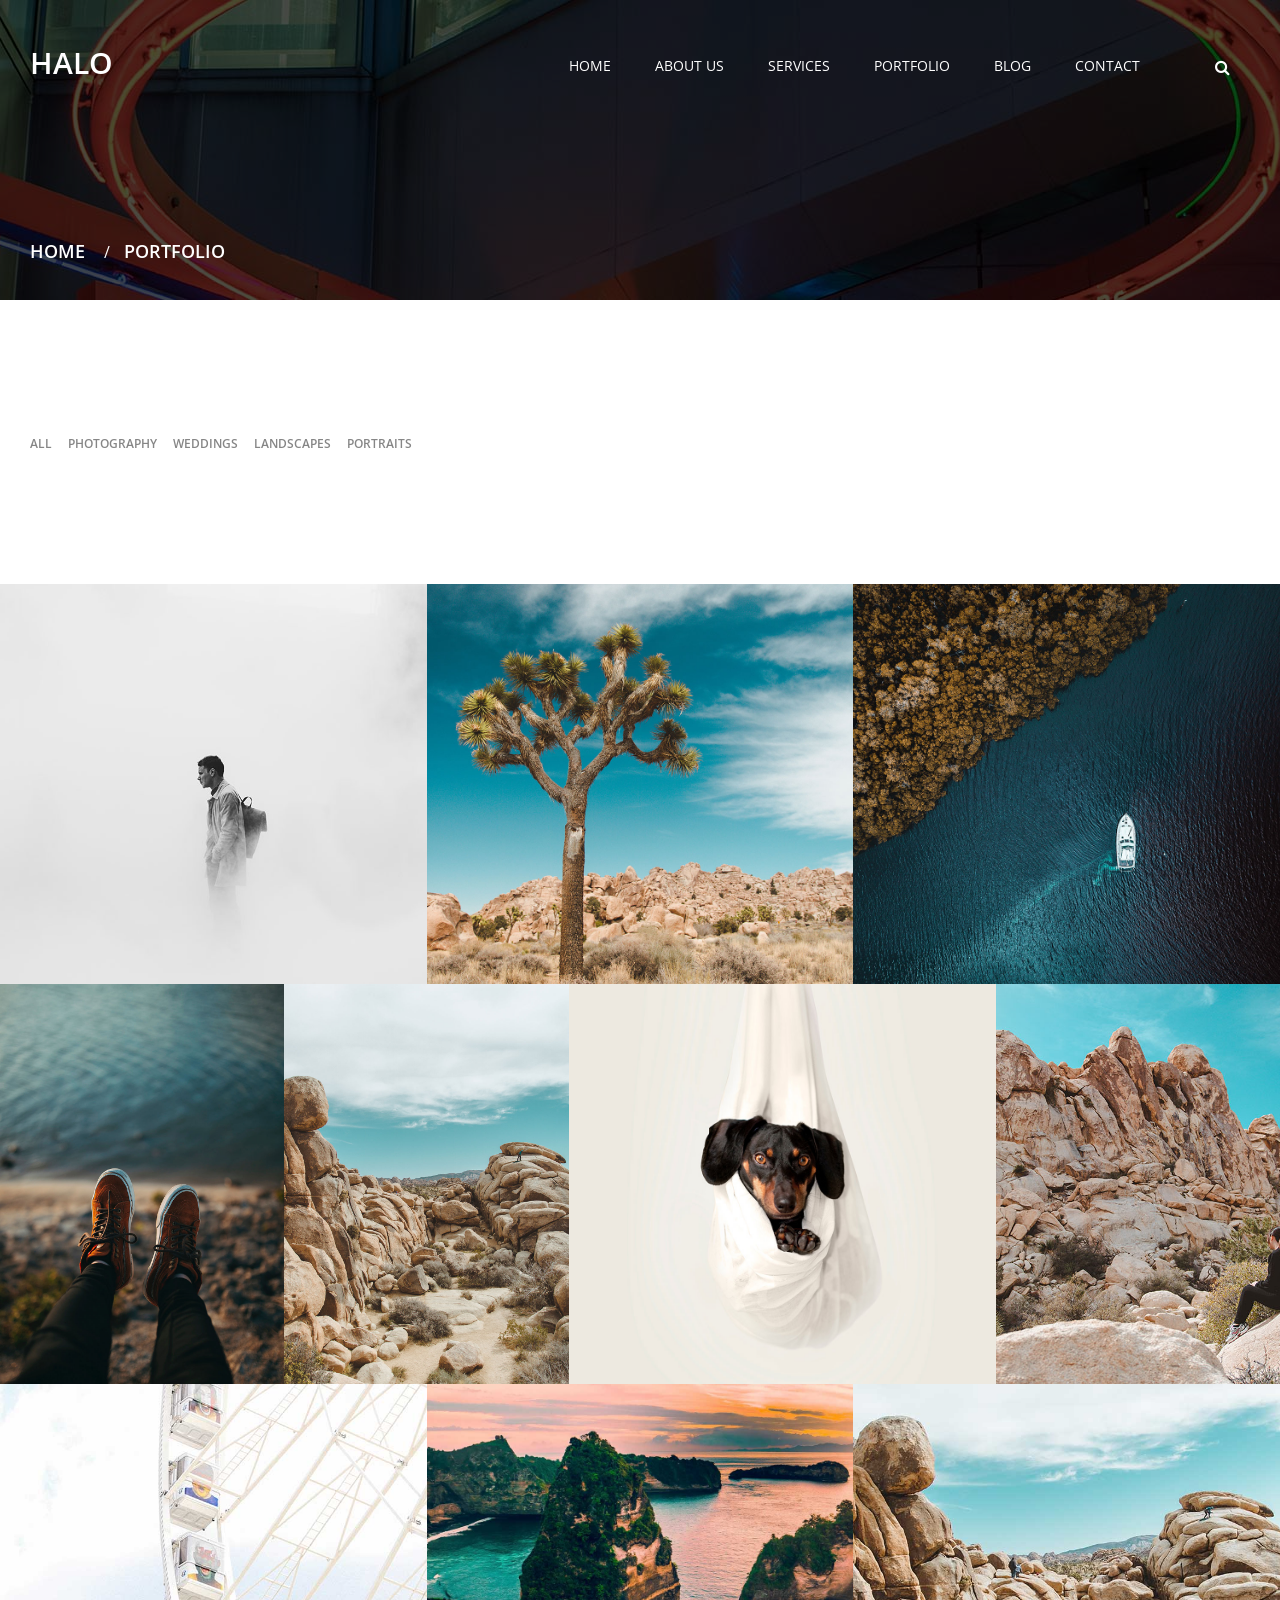
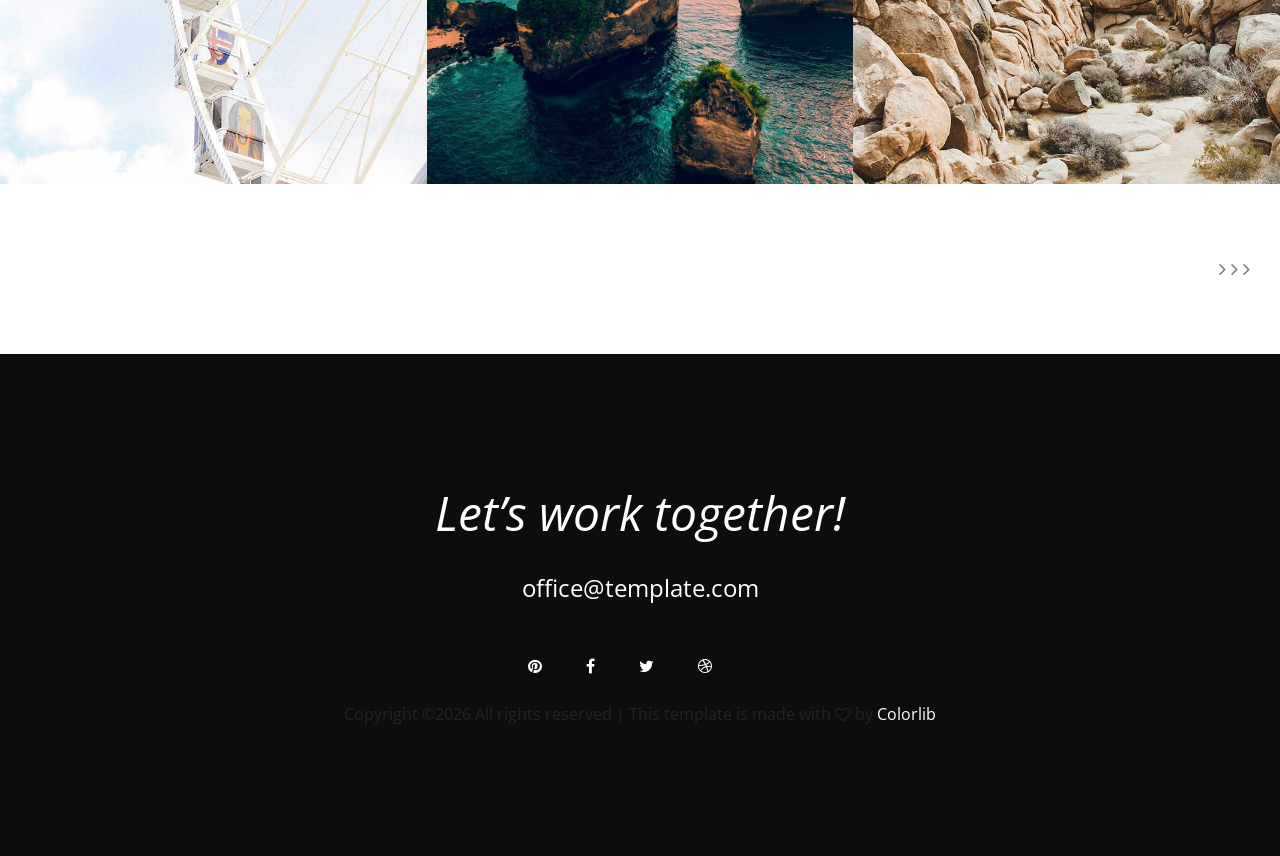
<file: portfolio.html>
<!DOCTYPE html>
<html lang="en">
<head>
	<title>HALO - Photography Portfolio Template</title>
	<meta charset="UTF-8">
	<meta name="description" content="HALO photography portfolio template">
	<meta name="keywords" content="photography, portfolio, onepage, creative, html">
	<meta name="viewport" content="width=device-width, initial-scale=1.0">
	<!-- Favicon -->   
	<link href="img/favicon.ico" rel="shortcut icon"/>

	<!-- Google Fonts -->
	<link href="https://fonts.googleapis.com/css?family=Open+Sans:300,300i,400,400i,600,600i,700,700i" rel="stylesheet">

	<!-- Stylesheets -->
	<link rel="stylesheet" href="css/bootstrap.min.css"/>
	<link rel="stylesheet" href="css/font-awesome.min.css"/>
	<link rel="stylesheet" href="css/flaticon.css"/>
	<link rel="stylesheet" href="css/animate.css"/>
	<link rel="stylesheet" href="css/owl.carousel.css"/>
	<link rel="stylesheet" href="css/style.css"/>


	<!--[if lt IE 9]>
	  <script src="https://oss.maxcdn.com/html5shiv/3.7.2/html5shiv.min.js"></script>
	  <script src="https://oss.maxcdn.com/respond/1.4.2/respond.min.js"></script>
	<![endif]-->

</head>
<body>
	<!-- Page Preloder -->
	<div id="preloder">
		<div class="loader"></div>
	</div>

	<!-- Header section start -->
	<header class="header-section sp-pad">
		<h3 class="site-logo">HALO</h3>
		<form class="search-top">
			<button class="se-btn"><i class="fa fa-search"></i></button>
			<input type="text" placeholder="Search.....">
		</form>
		<div class="nav-switch">
			<i class="fa fa-bars"></i>
		</div>
		<nav class="main-menu">
			<ul>
				<li><a href="index.html">Home</a></li>
				<li><a href="about.html">about us</a></li>
				<li><a href="#">Services</a></li>
				<li><a href="portfolio.html">Portfolio</a></li>
				<li><a href="blog.html">Blog</a></li>
				<li><a href="contact.html">Contact</a></li>
			</ul>
		</nav>
	</header>
	<!-- Header section end -->

	<!-- Page top section start -->
	<div class="page-top-area set-bg" data-setbg="img/headers-bg/3.jpg">
		<div class="breadcrumb-area">
			<a href="#">Home</a> / <span>Portfolio</span>
		</div>
	</div>
	<!-- Page top section end -->


	<!-- Portfolio section start -->
	<section class="portfolio-section">
		<div class="sp-pad spad">
			<!-- portfolio filter menu -->
			<ul class="portfolio-filter controls">
				<li class="control" data-filter="*">All</li>
				<li class="control" data-filter=".photo">Photography</li>
				<li class="control" data-filter=".wedding">Weddings</li>
				<li class="control" data-filter=".land">Landscapes</li>
				<li class="control" data-filter=".port">Portraits</li>
			</ul>
		</div>
		<div class="portfolio-warp">
			<!-- single item -->
			<div class="mix single-portfolio set-bg photo" data-setbg="img/portfolio/1.jpg">
				<a href="#" class="portfolio-info">
					<div class="pfbg set-bg" data-setbg="img/portfolio/1.jpg"></div>
					<h5>Summer in the desert</h5>
					<p>Landscape Photography</p>
				</a>
			</div>
			<!-- single item -->
			<div class="mix single-portfolio set-bg wedding" data-setbg="img/portfolio/2.jpg">
				<a href="#" class="portfolio-info">
					<div class="pfbg set-bg" data-setbg="img/portfolio/2.jpg"></div>
					<h5>Summer in the desert</h5>
					<p>Landscape Photography</p>
				</a>
			</div>
			<!-- single item -->
			<div class="mix single-portfolio set-bg land" data-setbg="img/portfolio/3.jpg">
				<a href="#" class="portfolio-info">
					<div class="pfbg set-bg" data-setbg="img/portfolio/3.jpg"></div>
					<h5>Summer in the desert</h5>
					<p>Landscape Photography</p>
				</a>
			</div>
			<!-- single item -->
			<div class="mix single-portfolio sm-wide set-bg port" data-setbg="img/portfolio/4.jpg">
				<a href="#" class="portfolio-info">
					<div class="pfbg set-bg" data-setbg="img/portfolio/4.jpg"></div>
					<h5>Summer in the desert</h5>
					<p>Landscape Photography</p>
				</a>
			</div>
			<!-- single item -->
			<div class="mix single-portfolio sm-wide set-bg photo" data-setbg="img/portfolio/5.jpg">
				<a href="#" class="portfolio-info">
					<div class="pfbg set-bg" data-setbg="img/portfolio/5.jpg"></div>
					<h5>Summer in the desert</h5>
					<p>Landscape Photography</p>
				</a>
			</div>
			<!-- single item -->
			<div class="mix single-portfolio set-bg wedding" data-setbg="img/portfolio/6.jpg">
				<a href="#" class="portfolio-info">
					<div class="pfbg set-bg" data-setbg="img/portfolio/6.jpg"></div>
					<h5>Summer in the desert</h5>
					<p>Landscape Photography</p>
				</a>
			</div>
			<!-- single item -->
			<div class="mix single-portfolio sm-wide set-bg land" data-setbg="img/portfolio/7.jpg">
				<a href="#" class="portfolio-info">
					<div class="pfbg set-bg" data-setbg="img/portfolio/7.jpg"></div>
					<h5>Summer in the desert</h5>
					<p>Landscape Photography</p>
				</a>
			</div>
			<!-- single item -->
			<div class="mix single-portfolio set-bg port" data-setbg="img/portfolio/8.jpg">
				<a href="#" class="portfolio-info">
					<div class="pfbg set-bg" data-setbg="img/portfolio/8.jpg"></div>
					<h5>Summer in the desert</h5>
					<p>Landscape Photography</p>
				</a>
			</div>
			<!-- single item -->
			<div class="mix single-portfolio set-bg photo" data-setbg="img/portfolio/9.jpg">
				<a href="#" class="portfolio-info">
					<div class="pfbg set-bg" data-setbg="img/portfolio/9.jpg"></div>
					<h5>Summer in the desert</h5>
					<p>Landscape Photography</p>
				</a>
			</div>
			<!-- single item -->
			<div class="mix single-portfolio set-bg wedding" data-setbg="img/portfolio/10.jpg">
				<a href="#" class="portfolio-info">
					<div class="pfbg set-bg" data-setbg="img/portfolio/10.jpg"></div>
					<h5>Summer in the desert</h5>
					<p>Landscape Photography</p>
				</a>
			</div>
		</div>
		<div class="clearfix"></div>
		<div class="sp-pad next-portfolio-link">
			<a href="#" class="arrow-btn">
				<i class="fa fa-angle-right"></i>
				<i class="fa fa-angle-right"></i>
				<i class="fa fa-angle-right"></i>
			</a>
		</div>
	</section>
	<!-- Portfolio section end -->


	<!-- Footer section start -->
	<footer class="footer-section spad">
		<div class="container text-center">
			<h2>Let’s work together!</h2>
			<p>office@template.com</p>
			<div class="social">
				<a href="#"><i class="fa fa-pinterest"></i></a>
				<a href="#"><i class="fa fa-facebook"></i></a>
				<a href="#"><i class="fa fa-twitter"></i></a>
				<a href="#"><i class="fa fa-dribbble"></i></a></br>

</br><!-- Link back to Colorlib can't be removed. Template is licensed under CC BY 3.0. -->
Copyright &copy;<script>document.write(new Date().getFullYear());</script> All rights reserved | This template is made with <i class="fa fa-heart-o" aria-hidden="true"></i> by <a href="https://colorlib.com" target="_blank">Colorlib</a>
<!-- Link back to Colorlib can't be removed. Template is licensed under CC BY 3.0. -->
				
			</div>
		</div>
	</footer>
	<!-- Footer section end -->


	<!--====== Javascripts & Jquery ======-->
	<script src="js/jquery-3.2.1.min.js"></script>
	<script src="js/bootstrap.min.js"></script>
	<script src="js/owl.carousel.min.js"></script>
	<script src="js/mixitup.min.js"></script>
	<script src="js/circle-progress.min.js"></script>
	<script src="js/main.js"></script>
</body>
</html>
</file>
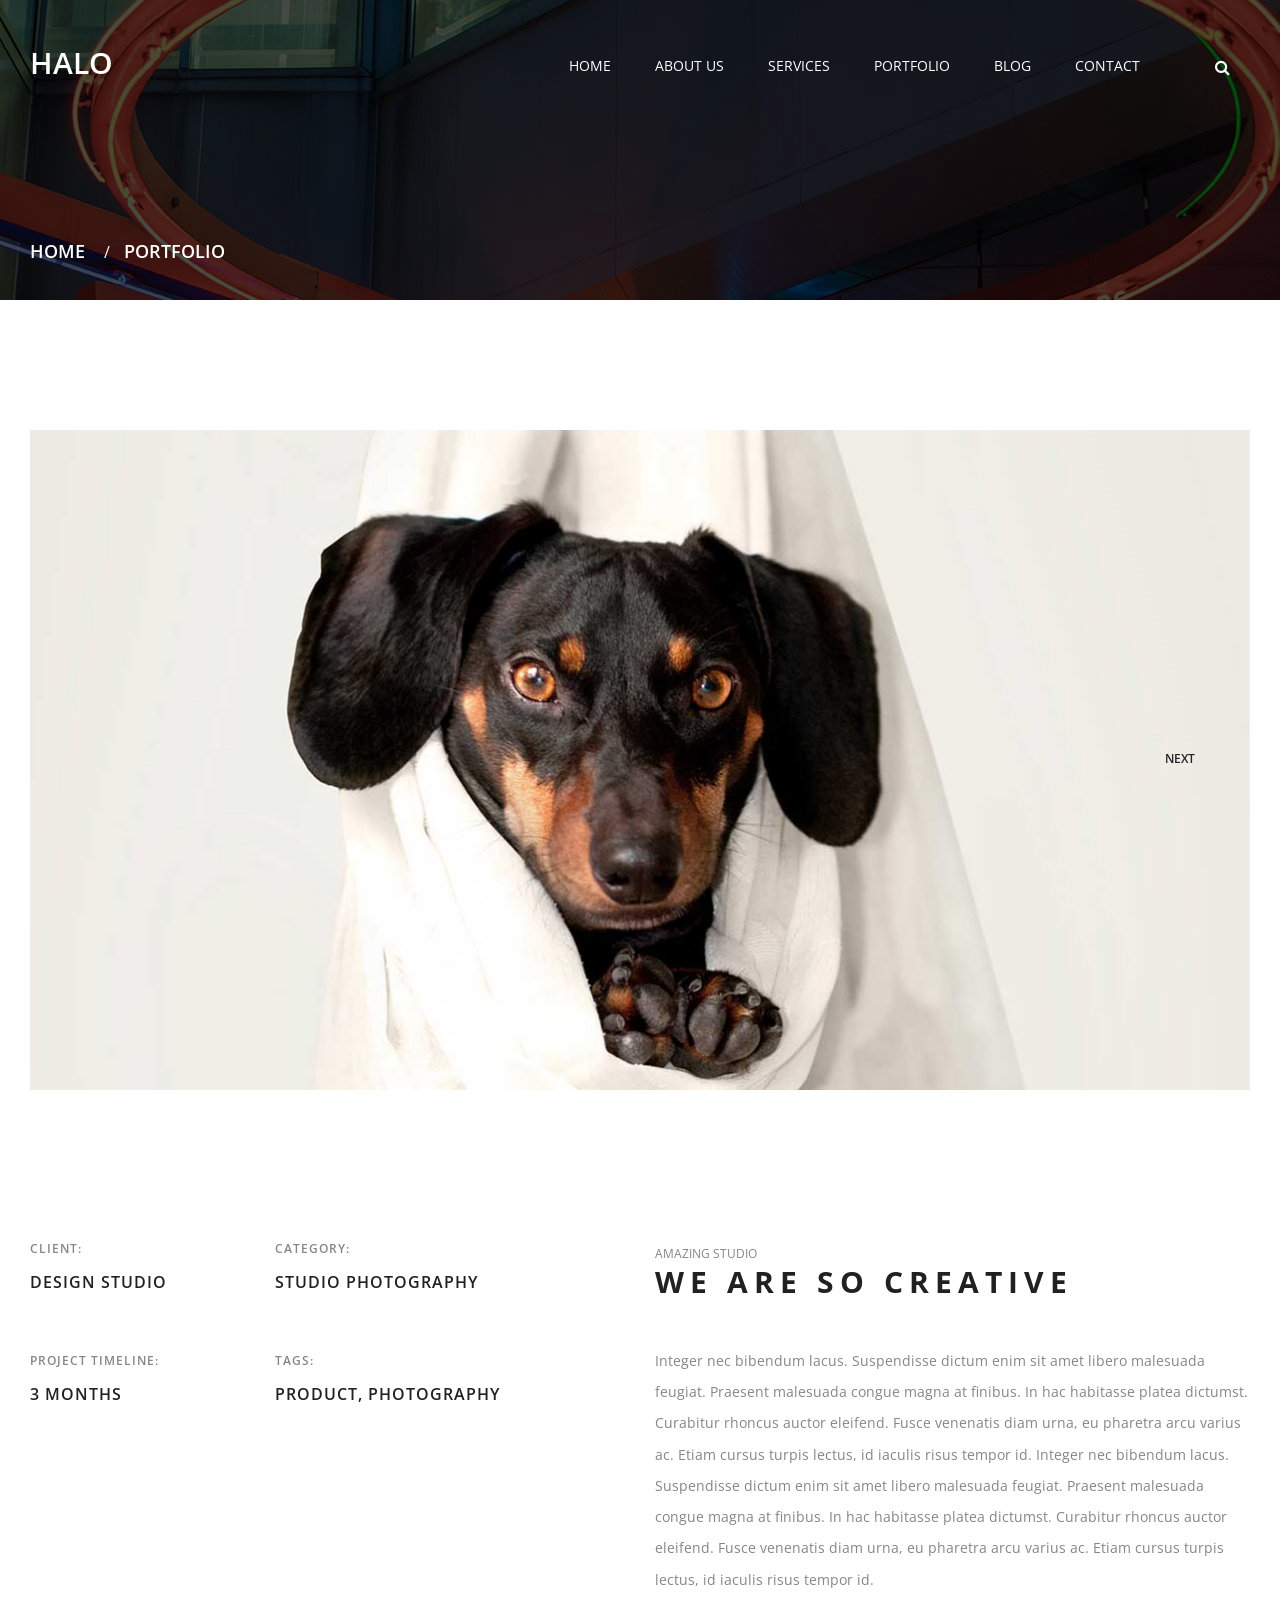
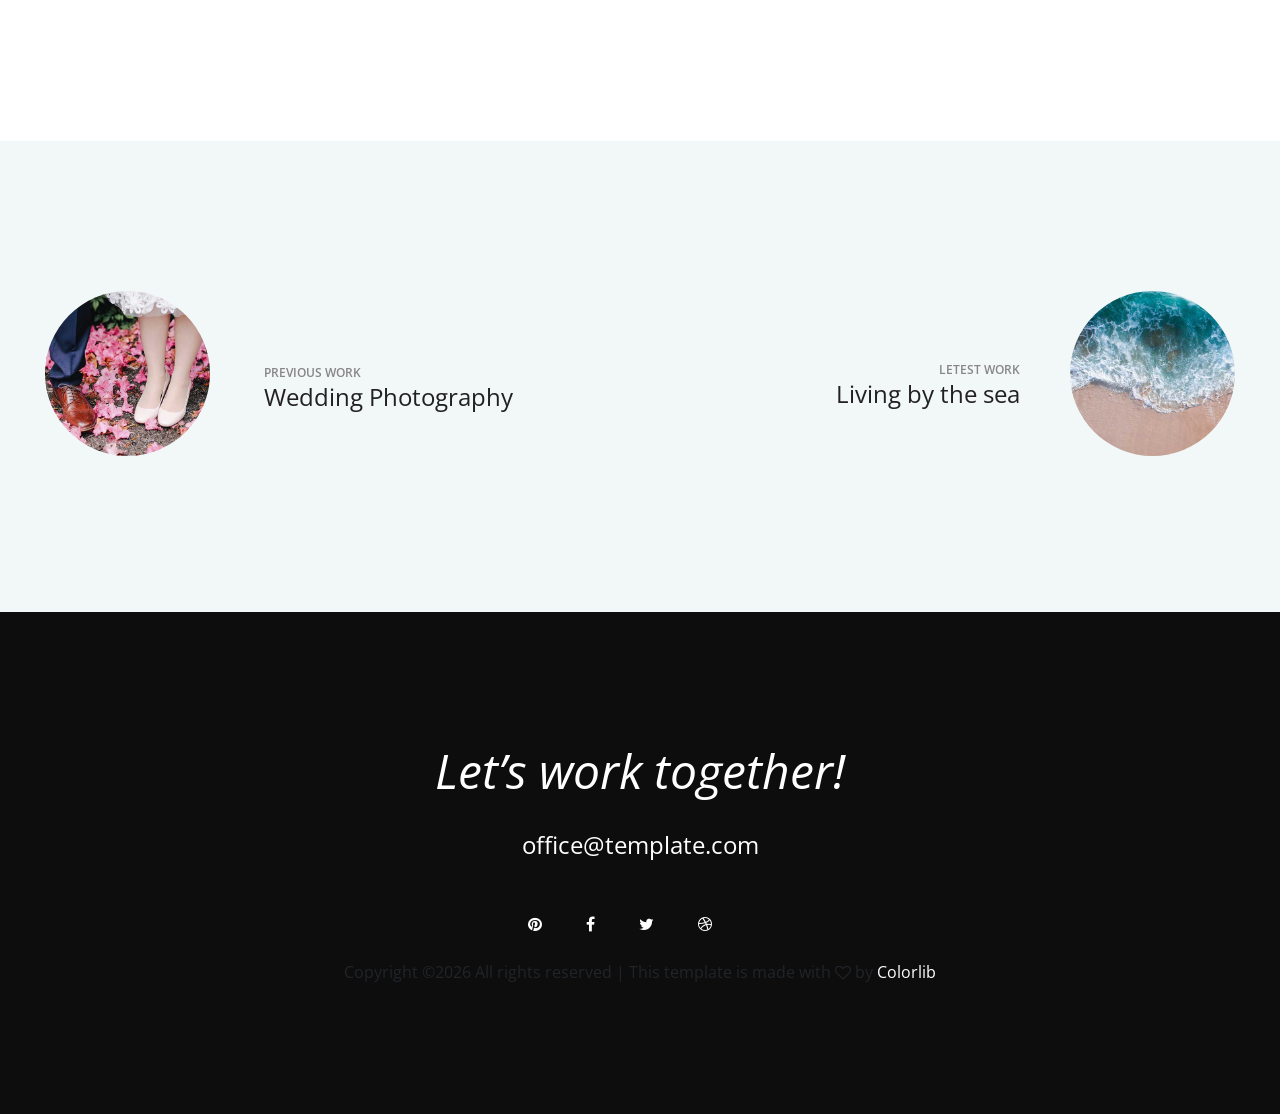
<file: single-work.html>
<!DOCTYPE html>
<html lang="en">
<head>
	<title>HALO - Photography Portfolio Template</title>
	<meta charset="UTF-8">
	<meta name="description" content="HALO photography portfolio template">
	<meta name="keywords" content="photography, portfolio, onepage, creative, html">
	<meta name="viewport" content="width=device-width, initial-scale=1.0">
	<!-- Favicon -->   
	<link href="img/favicon.ico" rel="shortcut icon"/>

	<!-- Google Fonts -->
	<link href="https://fonts.googleapis.com/css?family=Open+Sans:300,300i,400,400i,600,600i,700,700i" rel="stylesheet">

	<!-- Stylesheets -->
	<link rel="stylesheet" href="css/bootstrap.min.css"/>
	<link rel="stylesheet" href="css/font-awesome.min.css"/>
	<link rel="stylesheet" href="css/flaticon.css"/>
	<link rel="stylesheet" href="css/animate.css"/>
	<link rel="stylesheet" href="css/owl.carousel.css"/>
	<link rel="stylesheet" href="css/style.css"/>


	<!--[if lt IE 9]>
	  <script src="https://oss.maxcdn.com/html5shiv/3.7.2/html5shiv.min.js"></script>
	  <script src="https://oss.maxcdn.com/respond/1.4.2/respond.min.js"></script>
	<![endif]-->

</head>
<body>
	<!-- Page Preloder -->
	<div id="preloder">
		<div class="loader"></div>
	</div>

	<!-- Header section start -->
	<header class="header-section sp-pad">
		<h3 class="site-logo">HALO</h3>
		<form class="search-top">
			<button class="se-btn"><i class="fa fa-search"></i></button>
			<input type="text" placeholder="Search.....">
		</form>
		<div class="nav-switch">
			<i class="fa fa-bars"></i>
		</div>
		<nav class="main-menu">
			<ul>
				<li><a href="index.html">Home</a></li>
				<li><a href="about.html">about us</a></li>
				<li><a href="#">Services</a></li>
				<li><a href="portfolio.html">Portfolio</a></li>
				<li><a href="blog.html">Blog</a></li>
				<li><a href="contact.html">Contact</a></li>
			</ul>
		</nav>
	</header>
	<!-- Header section end -->


	<!-- Page top section start -->
	<div class="page-top-area set-bg" data-setbg="img/headers-bg/3.jpg">
		<div class="breadcrumb-area">
			<a href="#">Home</a> / <span>Portfolio</span>
		</div>
	</div>
	<!-- Page top section end -->


	<!-- Blogs section start -->
	<section class="single-work-section sp-pad spad">
		<div class="container-fluid p-0">
			<div class="work-slider owl-carousel">
				<div class="ws-item set-bg" data-setbg="img/work-slider/1.jpg"></div>
				<div class="ws-item set-bg" data-setbg="img/work-slider/2.jpg"></div>
			</div>
			<div class="row">
				<div class="col-xl-5">
					<ul class="work-info-list">
						<li>
							<span>Client:</span>
							<h4>Design Studio</h4>
						</li>
						<li>
							<span>category:</span>
							<h4>Studio photography</h4>
						</li>
						<li>
							<span>Project timeline:</span>
							<h4>3 months</h4>
						</li>
						<li>
							<span>tags:</span>
							<h4>product, photography</h4>
						</li>
					</ul>
				</div>
				<div class="col-xl-6 offset-xl-1">
					<span class="sp-sub-title">Amazing studio</span>
					<h3 class="sp-title">We are so Creative</h3>
					<p>Integer nec bibendum lacus. Suspendisse dictum enim sit amet libero malesuada feugiat. Praesent malesuada congue magna at finibus. In hac habitasse platea dictumst. Curabitur rhoncus auctor eleifend. Fusce venenatis diam urna, eu pharetra arcu varius ac. Etiam cursus turpis lectus, id iaculis risus tempor id. Integer nec bibendum lacus. Suspendisse dictum enim sit amet libero malesuada feugiat. Praesent malesuada congue magna at finibus. In hac habitasse platea dictumst. Curabitur rhoncus auctor eleifend. Fusce venenatis diam urna, eu pharetra arcu varius ac. Etiam cursus turpis lectus, id iaculis risus tempor id.</p>
				</div>
			</div>
		</div>
	</section>
	<!-- Blogs section end -->


	<!-- Work nav section start -->
	<section class="worknav-section extra-style sp-pad">
		<div class="container-fluid">
			<div class="row">
				<div class="col-6">
					<div class="worknav wn-prev">
						<a href="#" class="wn-thumb set-bg" data-setbg="img/recent-thumb/1.jpg"></a>
						<div class="wn-info">
							<span>Previous work</span>
							<h3>Wedding Photography</h3>
						</div>
					</div>
				</div>
				<div class="col-6">
					<div class="worknav wn-next">
						<a href="#" class="wn-thumb set-bg" data-setbg="img/recent-thumb/2.jpg"></a>
						<div class="wn-info">
							<span>Letest work</span>
							<h3>Living by the sea</h3>
						</div>
					</div>
				</div>
			</div>
		</div>
	</section>
	<!-- Work nav section end -->


	<!-- Footer section start -->
	<footer class="footer-section spad">
		<div class="container text-center">
			<h2>Let’s work together!</h2>
			<p>office@template.com</p>
			<div class="social">
				<a href="#"><i class="fa fa-pinterest"></i></a>
				<a href="#"><i class="fa fa-facebook"></i></a>
				<a href="#"><i class="fa fa-twitter"></i></a>
				<a href="#"><i class="fa fa-dribbble"></i></a> </br>

</br><!-- Link back to Colorlib can't be removed. Template is licensed under CC BY 3.0. -->
Copyright &copy;<script>document.write(new Date().getFullYear());</script> All rights reserved | This template is made with <i class="fa fa-heart-o" aria-hidden="true"></i> by <a href="https://colorlib.com" target="_blank">Colorlib</a>
<!-- Link back to Colorlib can't be removed. Template is licensed under CC BY 3.0. -->
				
			</div>
		</div>
	</footer>
	<!-- Footer section end -->
	

	<!--====== Javascripts & Jquery ======-->
	<script src="js/jquery-3.2.1.min.js"></script>
	<script src="js/bootstrap.min.js"></script>
	<script src="js/owl.carousel.min.js"></script>
	<script src="js/mixitup.min.js"></script>
	<script src="js/circle-progress.min.js"></script>
	<script src="js/main.js"></script>
</body>
</html>
</file>
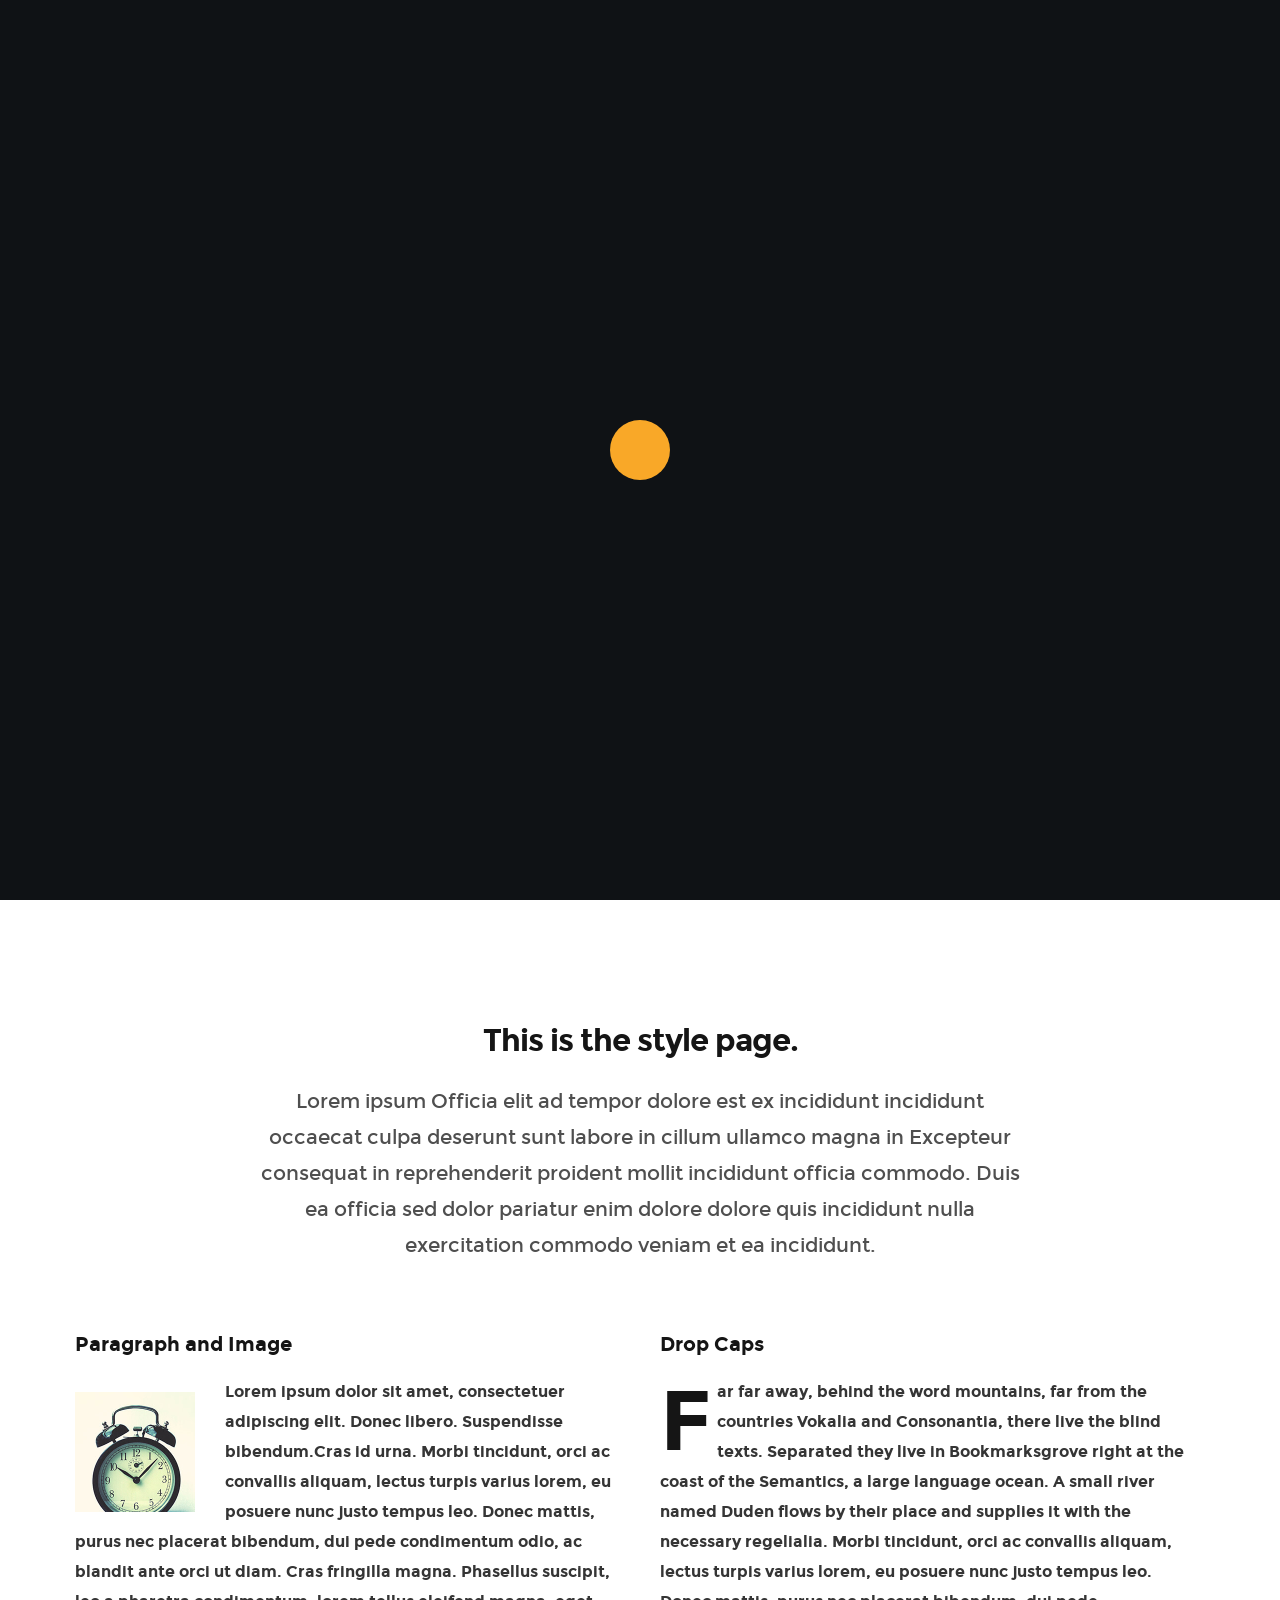
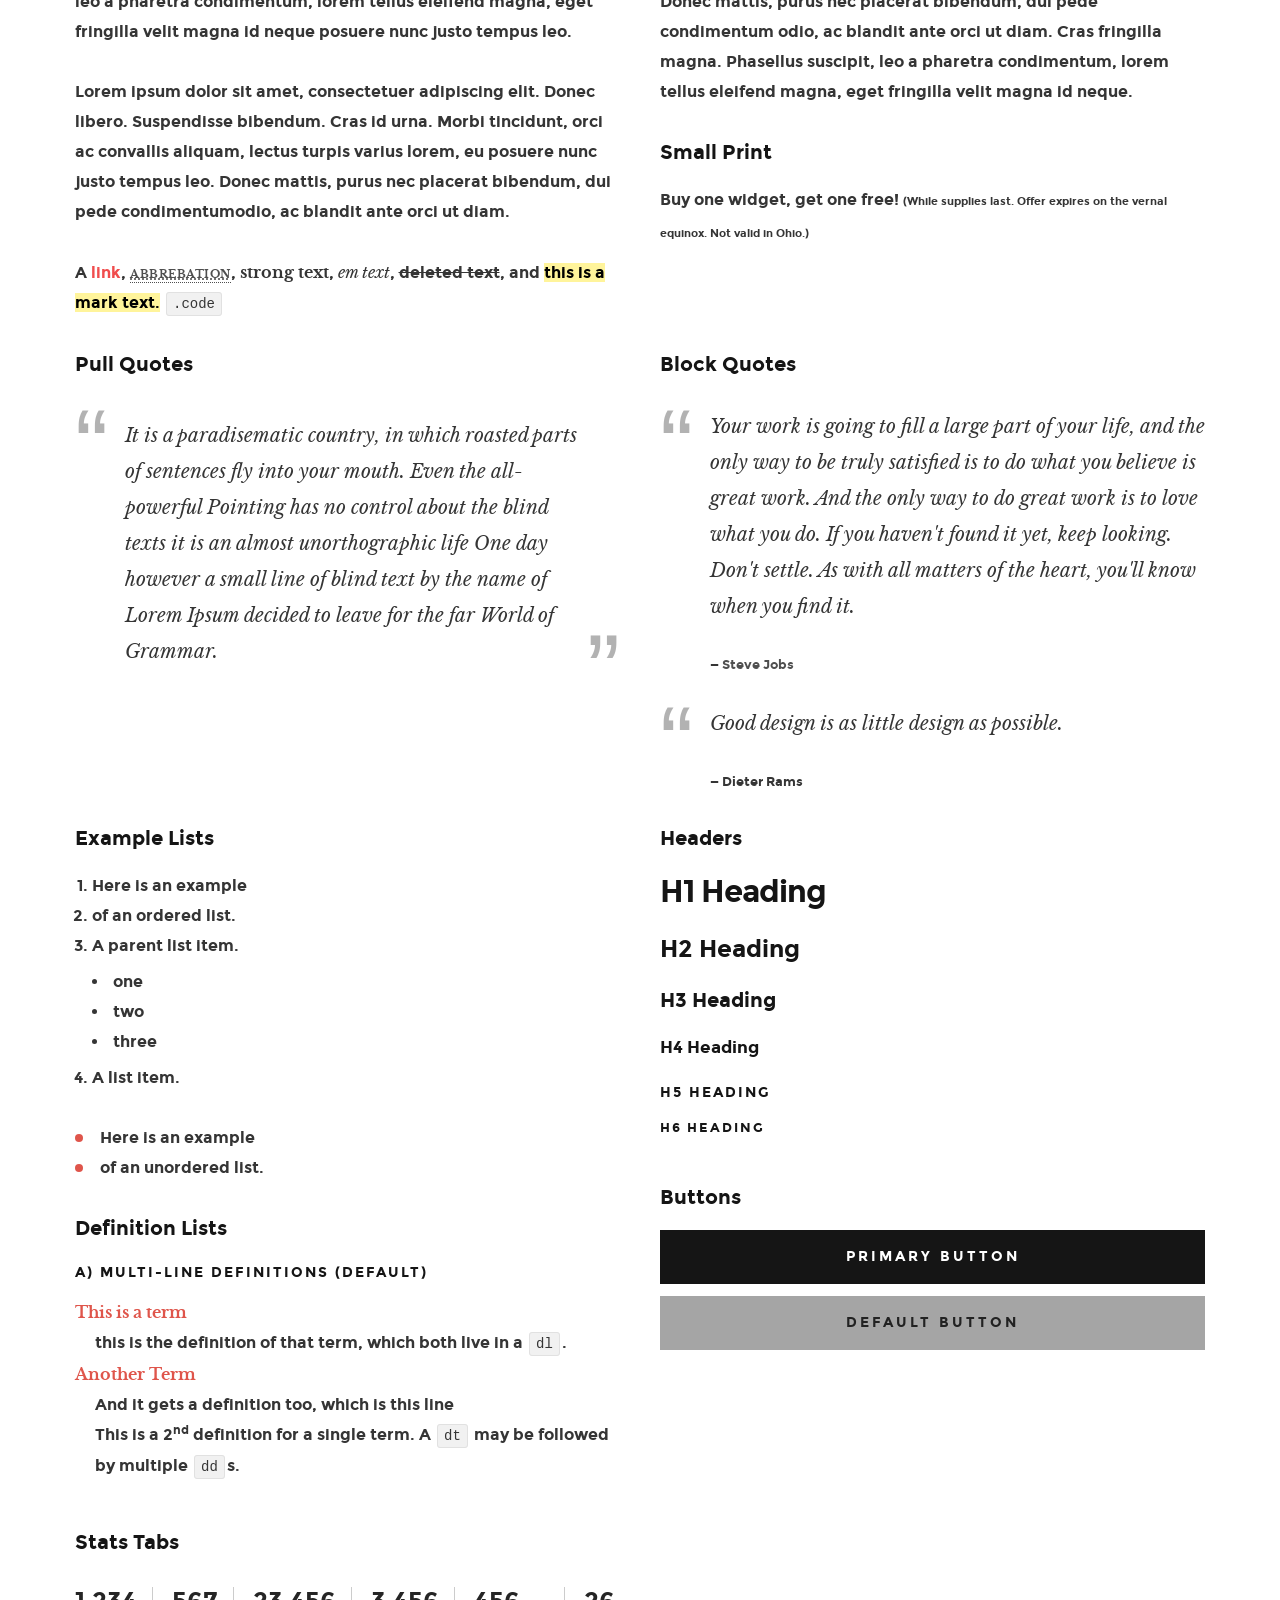
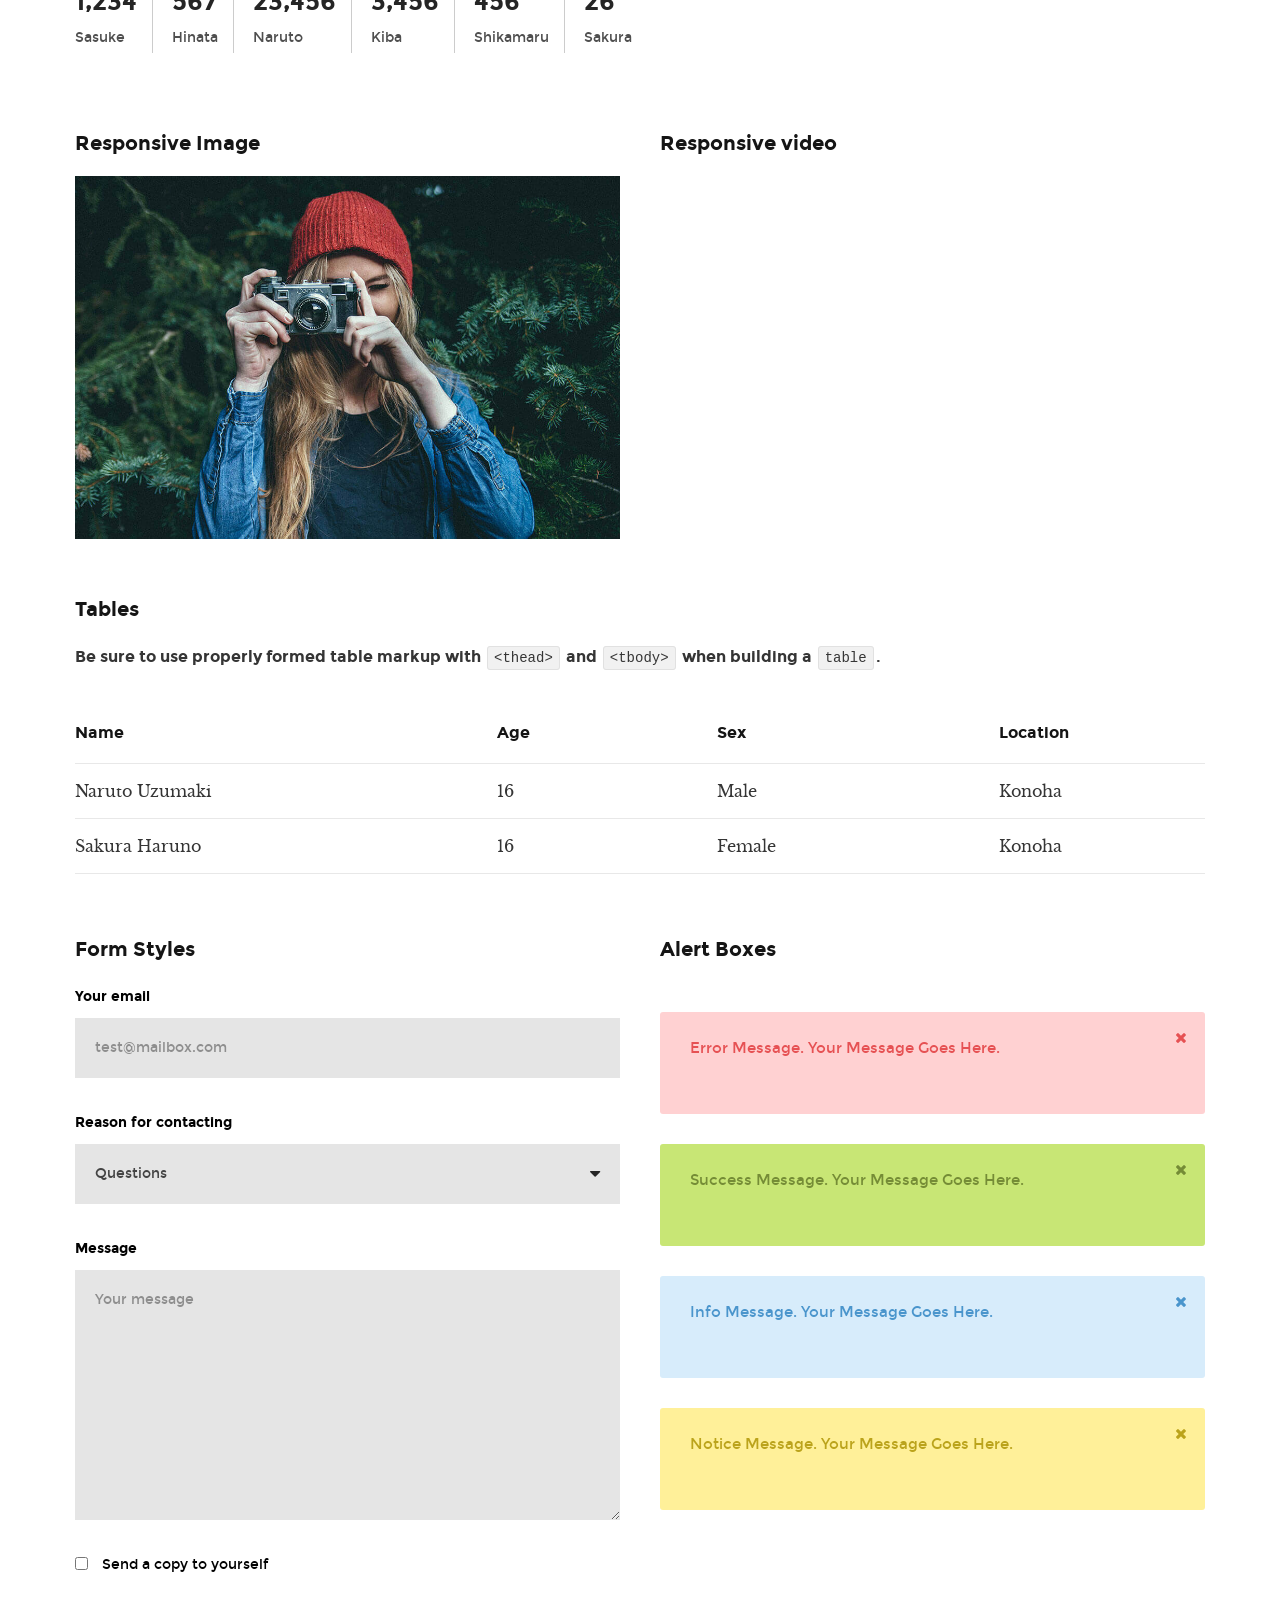
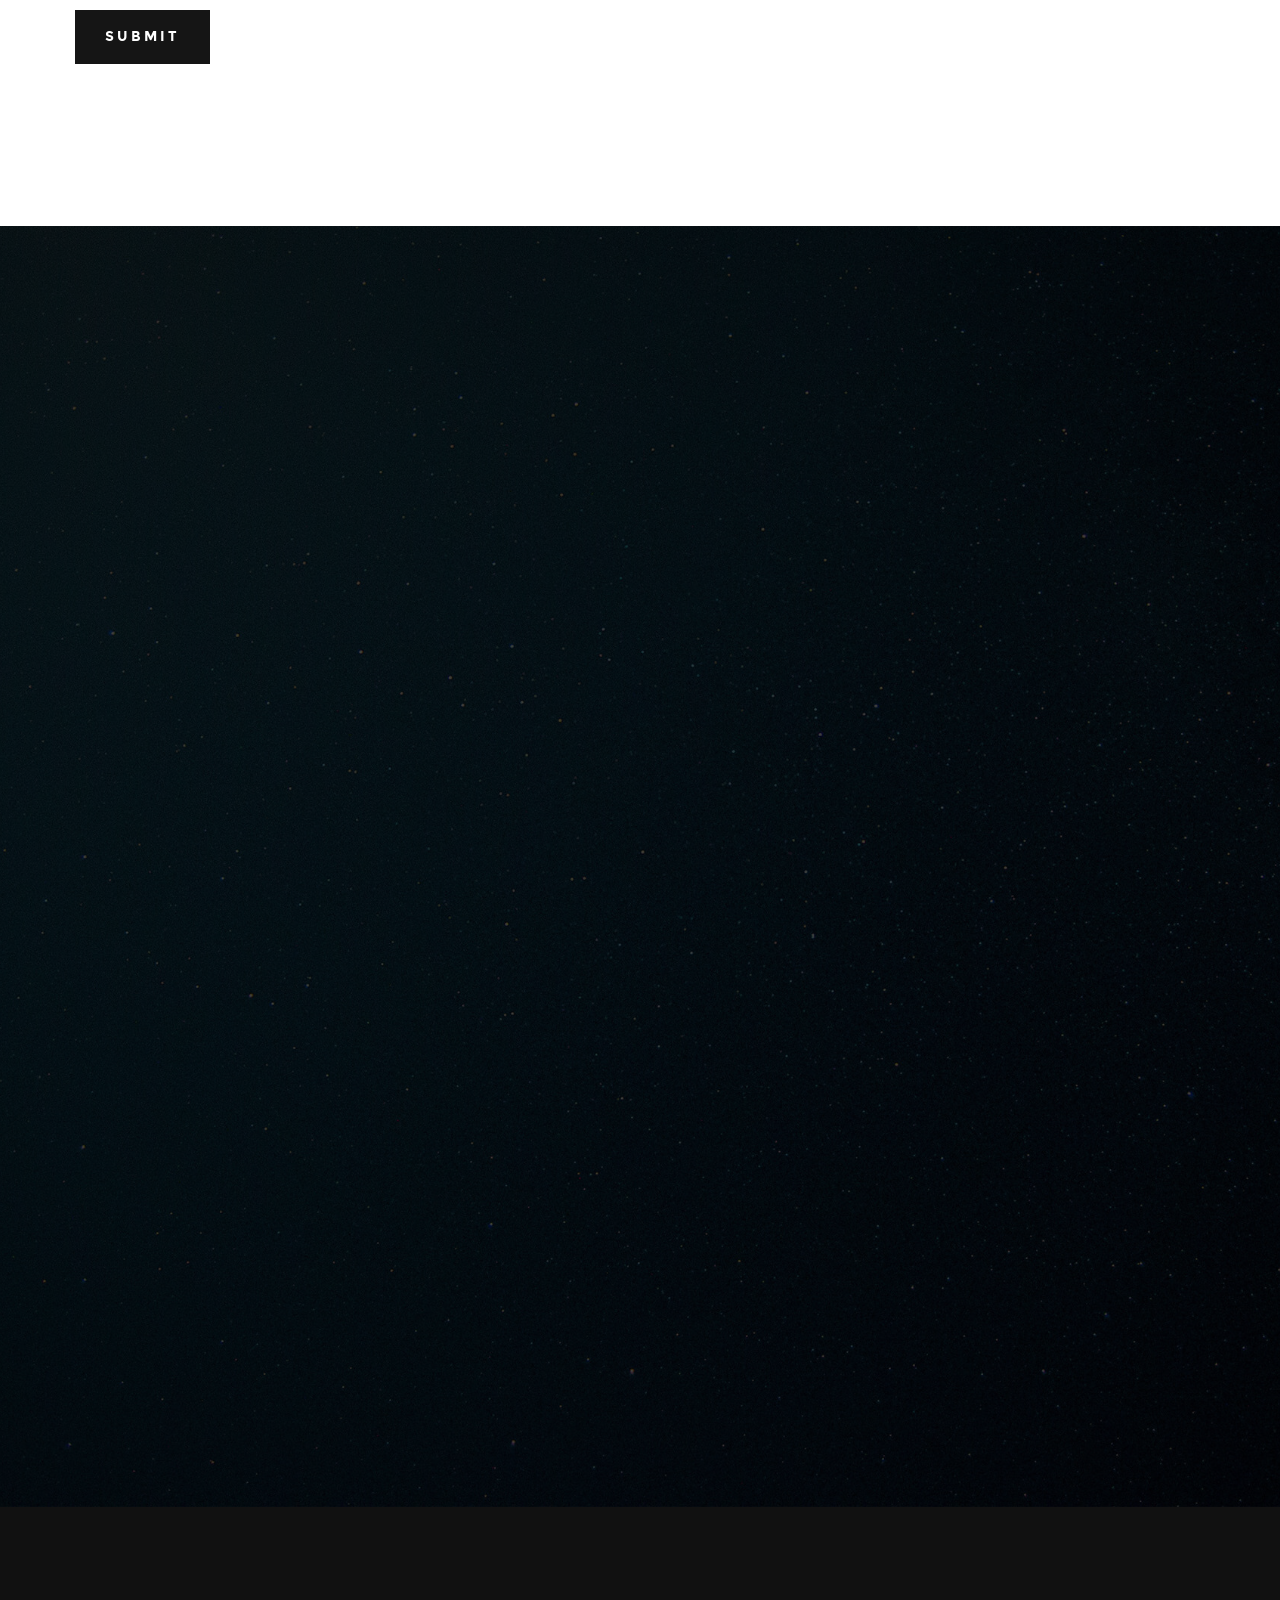
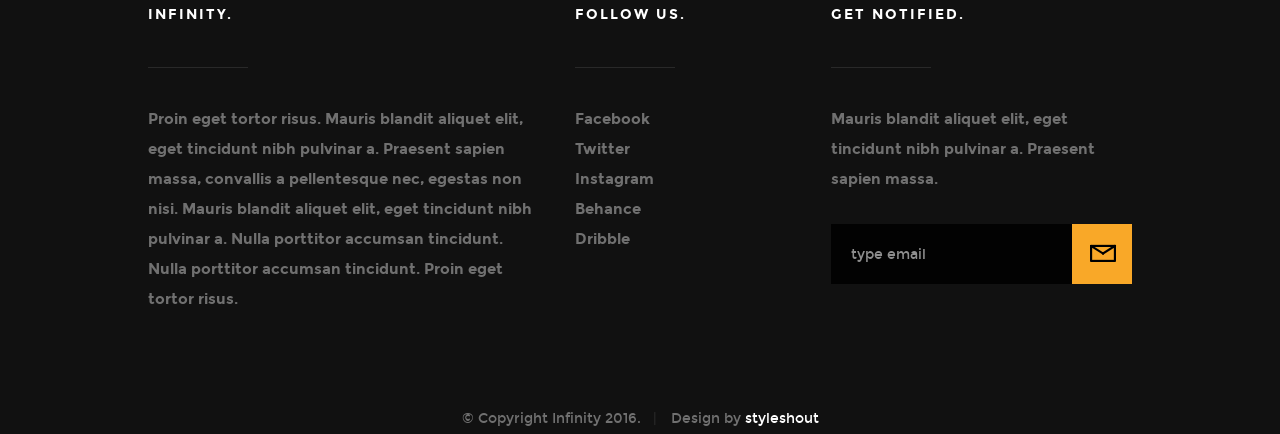
<file: styles.html>
<!DOCTYPE html>
<!--[if IE 8 ]><html class="no-js oldie ie8" lang="en"> <![endif]-->
<!--[if IE 9 ]><html class="no-js oldie ie9" lang="en"> <![endif]-->
<!--[if (gte IE 9)|!(IE)]><!--><html class="no-js" lang="en"> <!--<![endif]-->
<head>

   <!--- basic page needs
   ================================================== -->
   <meta charset="utf-8">
	<title>Style Guide - Infinity</title>
	<meta name="description" content="">  
	<meta name="author" content="">

   <!-- mobile specific metas
   ================================================== -->
	<meta name="viewport" content="width=device-width, initial-scale=1, maximum-scale=1">

 	<!-- CSS
   ================================================== -->
   <link rel="stylesheet" href="css/base.css">
   <link rel="stylesheet" href="css/vendor.css">  
   <link rel="stylesheet" href="css/main.css"> 

   <style type="text/css" media="screen">
   	#styles { 
   		background: white;
   		padding-top: 12rem;
   		padding-bottom: 12rem;
   	}      	
   </style>   

   <!-- script
   ================================================== -->
	<script src="js/modernizr.js"></script>
	<script src="js/pace.min.js"></script>

   <!-- favicons
	================================================== -->
	<link rel="shortcut icon" href="favicon.ico" type="image/x-icon">
	<link rel="icon" href="favicon.ico" type="image/x-icon">

</head>

<body id="top">

	<!-- header 
   ================================================== -->
   <header> 

   	<div class="header-logo">
	      <a href="index.html">Infinity</a>
	   </div> 

		<a id="header-menu-trigger" href="#0">
		 	<span class="header-menu-text">Menu</span>
		  	<span class="header-menu-icon"></span>
		</a> 

		<nav id="menu-nav-wrap">

			<a href="#0" class="close-button" title="close"><span>Close</span></a>	

	   	<h3>Infinity.</h3>  

			<ul class="nav-list">
				<li class="current"><a href="index.html" title="">Home</a></li>
				<li><a href="index.html#about" title="">About</a></li>
				<li><a href="index.html#services" title="">Services</a></li>
				<li><a href="index.html#portfolio" title="">Works</a></li>
				<li><a href="index.html#contact" title="">Contact</a></li>						
			</ul>	

			<p class="sponsor-text">
				Looking for an awesome and reliable webhosting? Try <a href="http://www.dreamhost.com/r.cgi?287326|STYLESHOUT">DreamHost</a>.
				Get <span>$50 off</span> when you sign up with the promocode <span>styleshout</span>. 
				<!-- Simply type	the promocode in the box labeled “Promo Code” when placing your order. -->
			</p>			

			<ul class="header-social-list">
	         <li>
	         	<a href="#"><i class="fa fa-facebook-square"></i></a>
	         </li>
	         <li>
	         	<a href="#"><i class="fa fa-twitter"></i></a>
	         </li>
	         <li>
	         	<a href="#"><i class="fa fa-instagram"></i></a>
	         </li>
            <li>
            	<a href="#"><i class="fa fa-behance"></i></a>
            </li>
	         <li>
	         	<a href="#"><i class="fa fa-dribbble"></i></a>
	         </li>	         
	      </ul>		

		</nav>  <!-- end #menu-nav-wrap -->

	</header> <!-- end header -->  


   <!-- home
   ================================================== -->
   <section id="home">

   	<div class="overlay"></div>

   	<div class="home-content-table">	
		   <div class="home-content-tablecell">
		   	<div class="row">
		   		<div class="col-twelve">		   			
			  		
			  				<h3 class="animate-intro">We Are Infinity.</h3>
				  			<h1 class="animate-intro">
							We Craft Stunning  <br>
							Digital Experiences.
				  			</h1>	

				  			<div class="more animate-intro">
				  				<a class="smoothscroll button stroke" href="#styles">
				  					Learn More
				  				</a>
				  			</div>							

			  		</div> <!-- end col-twelve --> 
		   	</div> <!-- end row --> 
		   </div> <!-- end home-content-tablecell --> 		   
		</div> <!-- end home-content-table -->

		<ul class="home-social-list">
	      <li class="animate-intro">
	        	<a href="#"><i class="fa fa-facebook-square"></i></a>
	      </li>
	      <li class="animate-intro">
	        	<a href="#"><i class="fa fa-twitter"></i></a>
	      </li>
	      <li class="animate-intro">
	        	<a href="#"><i class="fa fa-instagram"></i></a>
	      </li>
         <li class="animate-intro">
           	<a href="#"><i class="fa fa-behance"></i></a>
         </li>
	      <li class="animate-intro">
	        	<a href="#"><i class="fa fa-dribbble"></i></a>
	      </li>	      
	   </ul> <!-- end home-social-list -->	

		<div class="scrolldown">
			<a href="#about" class="scroll-icon smoothscroll">		
		   	Scroll Down		   	
		   	<i class="fa fa-long-arrow-right" aria-hidden="true"></i>
			</a>
		</div>			
   
   </section> <!-- end home -->


   <!-- styles
   ================================================== -->
	<section id="styles">
		
		<div class="row narrow add-bottom text-center">

   		<div class="col-twelve tab-full">

   			<h1>This is the style page.</h1>

   			<p class="lead">Lorem ipsum Officia elit ad tempor dolore est ex incididunt incididunt occaecat culpa deserunt sunt labore in cillum ullamco magna in Excepteur consequat in reprehenderit proident mollit incididunt officia commodo.
   			Duis ea officia sed dolor pariatur enim dolore dolore quis incididunt nulla exercitation commodo veniam et ea incididunt.</p>   			

   		</div>

     	</div>

     	<div class="row">

     		<div class="col-six tab-full">

		     	<h3>Paragraph and Image</h3>

		      <p><a href="#"><img width="120" height="120" class="pull-left" alt="sample-image" src="images/sample-image.jpg"></a>
		  		Lorem ipsum dolor sit amet, consectetuer adipiscing elit. Donec libero. Suspendisse bibendum.Cras id urna. Morbi tincidunt, orci ac convallis aliquam, lectus turpis varius lorem, eu posuere nunc justo tempus leo. Donec mattis, purus nec placerat bibendum, dui pede condimentum odio, ac blandit ante orci ut diam. Cras fringilla magna. Phasellus suscipit, leo a pharetra condimentum, lorem tellus eleifend magna, eget fringilla velit magna id neque posuere nunc justo tempus leo. </p>

		  		<p>
		  		Lorem ipsum dolor sit amet, consectetuer adipiscing elit. Donec libero. Suspendisse bibendum. Cras id urna. Morbi tincidunt, orci ac convallis aliquam, lectus turpis varius lorem, eu posuere nunc justo tempus leo. Donec mattis, purus nec placerat bibendum, dui pede condimentumodio, ac blandit ante orci ut diam.	
	 			</p>

	         <p>A <a href="#">link</a>,
	  			<abbr title="this really isn't a very good description">abbrebation</abbr>,
	  			<strong>strong text</strong>,
	         <em>em text</em>,
	  			<del>deleted text</del>, and
	         <mark>this is a mark text.</mark>
	         <code>.code</code>
	         </p>

	      </div>

	      <div class="col-six tab-full">

	         <h3>Drop Caps</h3>

		      <p class="drop-cap">Far far away, behind the word mountains, far from the countries Vokalia and Consonantia,
		      there live the blind texts. Separated they live in Bookmarksgrove right at the coast of the
		      Semantics, a large language ocean. A small river named Duden flows by their place and supplies it with the necessary regelialia. Morbi tincidunt, orci ac convallis aliquam, lectus turpis varius lorem, eu	posuere nunc justo tempus leo. Donec mattis, purus nec placerat bibendum, dui pede condimentum odio, ac blandit ante orci ut diam. Cras fringilla magna. Phasellus suscipit, leo a pharetra condimentum, lorem tellus eleifend magna, eget fringilla velit magna id neque.
				</p>

			   <h3>Small Print</h3>

			   <p>Buy one widget, get one free!
				<small>(While supplies last. Offer expires on the vernal equinox. Not valid in Ohio.)</small>
				</p>

			</div>	         

		</div> <!-- end row -->

		<div class="row">

		  	<div class="col-six tab-full">

		      <h3>Pull Quotes</h3>

		      <aside class="pull-quote">
				   <blockquote>
					   <p>It is a paradisematic country, in which roasted parts of
		            sentences fly into your mouth. Even the all-powerful Pointing has no control about the blind
		            texts it is an almost unorthographic life One day however a small line of blind text by the name
		            of Lorem Ipsum decided to leave for the far World of Grammar.</p>
					</blockquote>
				</aside>

		   </div>

		   <div class="col-six tab-full">

		      <h3>Block Quotes</h3>

		      <blockquote cite="http://where-i-got-my-info-from.com">
				   <p>Your work is going to fill a large part of your life, and the only way to be truly satisfied is
		         to do what you believe is great work. And the only way to do great work is to love what you do.
		         If you haven't found it yet, keep looking. Don't settle. As with all matters of the heart, you'll know when you find it.
		         </p>
					<cite>
					   <a href="#">Steve Jobs</a>
					</cite>
			   </blockquote>

		      <blockquote>
		         <p>Good design is as little design as possible.</p>
		         <cite>Dieter Rams</cite>
		      </blockquote>

		   </div>

		</div> <!-- end row -->

		<div class="row half-bottom">

			<div class="col-six tab-full">

			   <h3>Example Lists</h3>

			   <ol>
				   <li>Here is an example</li>
				   <li>of an ordered list.</li>
				   <li>A parent list item.
					  	<ul>
				  			<li>one</li>
				  			<li>two</li>
					   	<li>three</li>
					   </ul>
					</li>
					<li>A list item.</li>
				</ol>

			   <ul class="disc">
				   <li>Here is an example</li>
				   <li>of an unordered list.</li>
				</ul>	

				<h3>Definition Lists</h3>	            

			   <h5>a) Multi-line Definitions (default)</h5>

			   <dl>
				   <dt><strong>This is a term</strong></dt>
				      <dd>this is the definition of that term, which both live in a <code>dl</code>.</dd>
				   <dt><strong>Another Term</strong></dt>
				      <dd>And it gets a definition too, which is this line</dd>
				      <dd>This is a 2<sup>nd</sup> definition for a single term. A <code>dt</code> may be followed by multiple <code>dd</code>s.</dd>
			   </dl>

		   </div>

		   <div class="col-six tab-full">		                  

		      <h3>Headers</h3>

		      <h1>H1 Heading</h1>
		      <h2>H2 Heading</h2>
		      <h3>H3 Heading</h3>
		      <h4>H4 Heading</h4>
		      <h5>H5 Heading</h5>
		      <h6>H6 Heading</h6>

		      <br>

		      <h3>Buttons</h3>

		    	<p>
		     		<a class="button button-primary full-width" href="#">Primary Button</a>
		     		<a class="button full-width" href="#">Default Button</a>
		     	</p>

		   </div>

		</div> <!-- end row -->

		<div class="row half-bottom">

		   <div class="col-twelve">

		    	<h3>Stats Tabs</h3>

		      <ul class="stats-tabs">
				   <li><a href="#">1,234 <em>Sasuke</em></a></li>
				   <li><a href="#">567 <em>Hinata</em></a></li>
				   <li><a href="#">23,456 <em>Naruto</em></a></li>
				   <li><a href="#">3,456 <em>Kiba</em></a></li>
				   <li><a href="#">456 <em>Shikamaru</em></a></li>
				   <li><a href="#">26 <em>Sakura</em></a></li>
				</ul>	      		

		   </div>	      	

		</div> <!-- end row -->

		<div class="row half-bottom">

	      <div class="col-six tab-full">

      		<h3>Responsive Image</h3>
      		<p><img src="images/shutterbug.jpg"></p>

      	</div>

      	<div class="col-six tab-full">

      		<h3>Responsive video</h3>

      		<div class="fluid-video-wrapper">
               <iframe src="http://player.vimeo.com/video/14592941?title=0&amp;byline=0&amp;portrait=0&amp;color=F64B39" width="500" height="281" frameborder="0" webkitallowfullscreen mozallowfullscreen allowfullscreen></iframe> 
            </div>

      	</div>
	      	
      </div> <!-- end row -->

      <div class="row add-bottom">

	      <div class="col-twelve">

	      	<h3>Tables</h3>
	      	<p>Be sure to use properly formed table markup with <code>&lt;thead&gt;</code> and <code>&lt;tbody&gt;</code> when building a <code>table</code>.</p>

	      	<div class="table-responsive">

	      		<table>
						<thead>
						   <tr>
						 		<th>Name</th>
						      <th>Age</th>
						      <th>Sex</th>
						      <th>Location</th>					    
						   </tr>
						</thead>
						<tbody>
						   <tr>
						      <td>Naruto Uzumaki</td>
						      <td>16</td>
						      <td>Male</td>
						      <td>Konoha</td>					    
						   </tr>
						   <tr>
						      <td>Sakura Haruno</td>
						      <td>16</td>
						      <td>Female</td>
						      <td>Konoha</td>			    
						   </tr>
						</tbody>
				   </table>

	      	</div>     		

	      </div>
	      	
	   </div> <!-- end row -->

	   <div class="row">

		   <div class="col-six tab-full">

		      <h3>Form Styles</h3>

		      <form>
			     	<div>
			        	<label for="sampleInput">Your email</label>
			        	<input class="full-width" type="email" placeholder="test@mailbox.com" id="sampleInput">
			      </div>
			      <div>
			        	<label for="sampleRecipientInput">Reason for contacting</label>
			        	<div class="ss-custom-select">
			        		<select class="full-width" id="sampleRecipientInput">
				        		<option value="Option 1">Questions</option>
				        		<option value="Option 2">Report</option>
				        		<option value="Option 3">Others</option>
				        	</select>
			        	</div>			         	
			      </div>
			       
			     	<label for="exampleMessage">Message</label>
			     	<textarea class="full-width" placeholder="Your message" id="exampleMessage"></textarea>

			     	<label class="add-bottom">
			        	<input type="checkbox">			            
			        	<span class="label-text">Send a copy to yourself</span>
			     	</label>
			       
			     	<input class="button-primary" type="submit" value="Submit">

			   </form>	            

		   </div>

		   <div class="col-six tab-full">

		   	<h3>Alert Boxes</h3> 

		   	<br>
			        
            <div class="alert-box ss-error hideit">
		        <p>Error Message. Your Message Goes Here.</p>
		        <i class="fa fa-times close"></i>
		      </div><!-- /error -->
			        
		      <div class="alert-box ss-success hideit">
		        <p>Success Message. Your Message Goes Here.</p>
		        <i class="fa fa-times close"></i>
		      </div><!-- /success -->
			        
		      <div class="alert-box ss-info hideit">
		         <p>Info Message. Your Message Goes Here.</p>
		         <i class="fa fa-times close"></i>
		      </div><!-- /info -->
			        
		      <div class="alert-box ss-notice hideit">
		        <p>Notice Message. Your Message Goes Here.</p>
		        <i class="fa fa-times close"></i>
		      </div><!-- /notice -->
		        
		   </div>	         

		</div> <!-- end row -->

	</section> <!-- end styles -->   


	<!-- contact
   ================================================== -->
   <section id="contact">

      <div class="overlay"></div>

		<div class="row narrow section-intro with-bottom-sep animate-this">
   		<div class="col-twelve">
   			<h3>Contact</h3>
   			<h1>Get In Touch.</h1>

   			<p class="lead">Quisque velit nisi, pretium ut lacinia in, elementum id enim. Curabitur arcu erat, accumsan id imperdiet et, porttitor at sem. Lorem ipsum dolor sit amet, consectetur adipiscing elit. Praesent sapien massa, convallis a pellentesque nec, egestas non nisi.</p>
   		</div> 
   	</div> <!-- end section-intro -->

   	<div class="row contact-content">

   		<div class="col-seven tab-full animate-this">

   			<h5>Send Us A Message</h5>

            <!-- form -->
            <form name="contactForm" id="contactForm" method="post">     			

               <div class="form-field">
 					   <input name="contactName" type="text" id="contactName" placeholder="Name" value="" minlength="2" required="">
               </div>

               <div class="row">
                 	<div class="col-six tab-full">
                 		<div class="form-field">
                 			<input name="contactEmail" type="email" id="contactEmail" placeholder="Email" value="" required="">
                 		</div>		      			   
		            </div>
	            	<div class="col-six tab-full">	            
	            		<div class="form-field">
	            			<input name="contactSubject" type="text" id="contactSubject" placeholder="Subject" value="">
	                  </div>		     				   
		            </div>
               </div>
                                         
               <div class="form-field">
	              	<textarea name="contactMessage" id="contactMessage" placeholder="message" rows="10" cols="50" required=""></textarea>
	            </div> 

               <div class="form-field">
                  <button class="submitform">Submit</button>

                  <div id="submit-loader">
                     <div class="text-loader">Sending...</div>                             
       			      <div class="s-loader">
							  	<div class="bounce1"></div>
							  	<div class="bounce2"></div>
							  	<div class="bounce3"></div>
							</div>
						</div>
               </div>

      		</form> <!-- end form -->

            <!-- contact-warning -->
            <div id="message-warning"></div> 

            <!-- contact-success -->
      		<div id="message-success">
               <i class="fa fa-check"></i>Your message was sent, thank you!<br>
      		</div>

         </div> <!-- end col-seven --> 

         <div class="col-four tab-full contact-info end animate-this">

         	<h5>Contact Information</h5>

         	<div class="cinfo">
	   			<h6>Where to Find Us</h6>
	   			<p>
	            	1600 Amphitheatre Parkway<br>
	            	Mountain View, CA<br>
	            	94043 US
	            </p>
	   		</div> <!-- end cinfo -->

	   		<div class="cinfo">
	   			<h6>Email Us At</h6>
	   			<p>
	   				someone@infinitysite.com<br>
				   	info@infinitysite.com			     
				   </p>
	   		</div> <!-- end cinfo -->

	   		<div class="cinfo">
	   			<h6>Call Us At</h6>
	   			<p>
	   				Phone: (+63) 555 1212<br>
				   	Mobile: (+63) 555 0100<br>
				     	Fax: (+63) 555 0101
				   </p>
	   		</div>

         </div> <!-- end cinfo --> 

   	</div> <!-- end row contact-content -->
		
	</section> <!-- end contact -->


	<!-- footer
   ================================================== -->
	<footer>
     	<div class="footer-main">

   		<div class="row">  

	      	<div class="col-five tab-full footer-about">       

	            <h4 class="h05">Infinity.</h4>

	            <p>Proin eget tortor risus. Mauris blandit aliquet elit, eget tincidunt nibh pulvinar a. Praesent sapien massa, convallis a pellentesque nec, egestas non nisi. Mauris blandit aliquet elit, eget tincidunt nibh pulvinar a. Nulla porttitor accumsan tincidunt. Nulla porttitor accumsan tincidunt. Proin eget tortor risus.</p>	            

		      </div> <!-- end footer-about -->

	      	<div class="col-three tab-full footer-social">

	      		<h4 class="h05">Follow Us.</h4>

	      		<ul class="list-links">
	      			<li><a href="#">Facebook</a></li>
						<li><a href="#">Twitter</a></li>
						<li><a href="#">Instagram</a></li>
						<li><a href="#">Behance</a></li>
						<li><a href="#">Dribble</a></li>						
					</ul>

	      	</div> <!-- end footer-social -->  

	      	<div class="col-four tab-full footer-subscribe end">

	      		<h4 class="h05">Get Notified.</h4>

	      		<p>Mauris blandit aliquet elit, eget tincidunt nibh pulvinar a. Praesent sapien massa.</p>

	      		<div class="subscribe-form">
	      	
	      			<form id="mc-form" class="group" novalidate="true">

							<input type="email" value="" name="dEmail" class="email" id="mc-email" placeholder="type email" required=""> 
	   		
			   			<!-- <input type="submit" name="subscribe" > -->
			   			<button><i class="icon-mail"></i></button>
		   	
		   				<label for="mc-email" class="subscribe-message"></label>
			
						</form>

	      		</div>
	      	           	
	      	</div> <!-- end footer-subscribe -->      	    

	      </div> <!-- end row -->

   	</div> <!-- end footer-main -->

   	<div class="footer-bottom">

      	<div class="row">

      		<div class="col-twelve">
	      		<div class="copyright">
		         	<span>© Copyright Infinity 2016.</span> 
		         	<span>Design by <a href="http://www.styleshout.com/">styleshout</a></span>		         	
		         </div>		               
	      	</div>

      	</div>   	

      </div> <!-- end footer-bottom -->

      <div id="go-top">
		   <a class="smoothscroll" title="Back to Top" href="#top">
		   	<i class="fa fa-long-arrow-up" aria-hidden="true"></i>
		   </a>
		</div>		
   </footer>

   <div id="preloader"> 
    	<div id="loader"></div>
   </div> 

   <!-- Java Script
   ================================================== --> 
   <script src="js/jquery-2.1.3.min.js"></script>
   <script src="js/plugins.js"></script>
   <script src="js/main.js"></script>

</body>

</html>
</file>
<file: css/flaticon.css>
/*
  	Flaticon icon font: Flaticon
  	Creation date: 02/11/2016 08:15
  	*/

@font-face {
  font-family: "Flaticon";
  src: url("../icon-fonts/Flaticon.eot");
  src: url("../icon-fonts/Flaticon.eot?#iefix") format("embedded-opentype"),
       url("../icon-fonts/Flaticon.woff") format("woff"),
       url("../icon-fonts/Flaticon.ttf") format("truetype"),
       url("../icon-fonts/Flaticon.svg#Flaticon") format("svg");
  font-weight: normal;
  font-style: normal;
}

@media screen and (-webkit-min-device-pixel-ratio:0) {
  @font-face {
    font-family: "Flaticon";
    src: url("./Flaticon.svg#Flaticon") format("svg");
  }
}

[class^="flaticon-"]:before, [class*=" flaticon-"]:before,
[class^="flaticon-"]:after, [class*=" flaticon-"]:after {   
	font-family: Flaticon;
	font-style: normal;
}

.flaticon-alarm-clock:before { content: "\f100"; }
.flaticon-atomic:before { content: "\f101"; }
.flaticon-bar-chart:before { content: "\f102"; }
.flaticon-battery:before { content: "\f103"; }
.flaticon-battery-1:before { content: "\f104"; }
.flaticon-bell:before { content: "\f105"; }
.flaticon-bluetooth:before { content: "\f106"; }
.flaticon-book:before { content: "\f107"; }
.flaticon-box:before { content: "\f108"; }
.flaticon-calculator:before { content: "\f109"; }
.flaticon-calendar:before { content: "\f10a"; }
.flaticon-car:before { content: "\f10b"; }
.flaticon-chat:before { content: "\f10c"; }
.flaticon-chat-1:before { content: "\f10d"; }
.flaticon-checked:before { content: "\f10e"; }
.flaticon-cloud:before { content: "\f10f"; }
.flaticon-cloud-computing:before { content: "\f110"; }
.flaticon-cloud-computing-1:before { content: "\f111"; }
.flaticon-compass:before { content: "\f112"; }
.flaticon-credit-card:before { content: "\f113"; }
.flaticon-cursor:before { content: "\f114"; }
.flaticon-cutlery:before { content: "\f115"; }
.flaticon-download:before { content: "\f116"; }
.flaticon-edit:before { content: "\f117"; }
.flaticon-envelope:before { content: "\f118"; }
.flaticon-eraser:before { content: "\f119"; }
.flaticon-eye:before { content: "\f11a"; }
.flaticon-fast-forward:before { content: "\f11b"; }
.flaticon-favorites:before { content: "\f11c"; }
.flaticon-file:before { content: "\f11d"; }
.flaticon-file-1:before { content: "\f11e"; }
.flaticon-file-2:before { content: "\f11f"; }
.flaticon-file-3:before { content: "\f120"; }
.flaticon-filter:before { content: "\f121"; }
.flaticon-flag:before { content: "\f122"; }
.flaticon-folder:before { content: "\f123"; }
.flaticon-folder-1:before { content: "\f124"; }
.flaticon-gamepad:before { content: "\f125"; }
.flaticon-heart:before { content: "\f126"; }
.flaticon-home:before { content: "\f127"; }
.flaticon-id-card:before { content: "\f128"; }
.flaticon-idea:before { content: "\f129"; }
.flaticon-image:before { content: "\f12a"; }
.flaticon-inbox:before { content: "\f12b"; }
.flaticon-information:before { content: "\f12c"; }
.flaticon-key:before { content: "\f12d"; }
.flaticon-laptop:before { content: "\f12e"; }
.flaticon-layers:before { content: "\f12f"; }
.flaticon-like:before { content: "\f130"; }
.flaticon-line-chart:before { content: "\f131"; }
.flaticon-loupe:before { content: "\f132"; }
.flaticon-mail:before { content: "\f133"; }
.flaticon-map:before { content: "\f134"; }
.flaticon-medal:before { content: "\f135"; }
.flaticon-megaphone:before { content: "\f136"; }
.flaticon-message:before { content: "\f137"; }
.flaticon-message-1:before { content: "\f138"; }
.flaticon-message-2:before { content: "\f139"; }
.flaticon-microphone:before { content: "\f13a"; }
.flaticon-money:before { content: "\f13b"; }
.flaticon-monitor:before { content: "\f13c"; }
.flaticon-music:before { content: "\f13d"; }
.flaticon-next:before { content: "\f13e"; }
.flaticon-padlock:before { content: "\f13f"; }
.flaticon-padlock-1:before { content: "\f140"; }
.flaticon-paint-brush:before { content: "\f141"; }
.flaticon-pause:before { content: "\f142"; }
.flaticon-phone-call:before { content: "\f143"; }
.flaticon-photo-camera:before { content: "\f144"; }
.flaticon-placeholder:before { content: "\f145"; }
.flaticon-planet-earth:before { content: "\f146"; }
.flaticon-play-button:before { content: "\f147"; }
.flaticon-power-button:before { content: "\f148"; }
.flaticon-presentation:before { content: "\f149"; }
.flaticon-printer:before { content: "\f14a"; }
.flaticon-reload:before { content: "\f14b"; }
.flaticon-return:before { content: "\f14c"; }
.flaticon-rss:before { content: "\f14d"; }
.flaticon-safebox:before { content: "\f14e"; }
.flaticon-settings:before { content: "\f14f"; }
.flaticon-settings-1:before { content: "\f150"; }
.flaticon-settings-2:before { content: "\f151"; }
.flaticon-share:before { content: "\f152"; }
.flaticon-shield:before { content: "\f153"; }
.flaticon-shopping-cart:before { content: "\f154"; }
.flaticon-smartphone:before { content: "\f155"; }
.flaticon-speaker:before { content: "\f156"; }
.flaticon-speakers:before { content: "\f157"; }
.flaticon-trash:before { content: "\f158"; }
.flaticon-trophy:before { content: "\f159"; }
.flaticon-upload:before { content: "\f15a"; }
.flaticon-user:before { content: "\f15b"; }
.flaticon-user-1:before { content: "\f15c"; }
.flaticon-user-2:before { content: "\f15d"; }
.flaticon-user-3:before { content: "\f15e"; }
.flaticon-users:before { content: "\f15f"; }
.flaticon-video-camera:before { content: "\f160"; }
.flaticon-wifi:before { content: "\f161"; }
.flaticon-zoom-in:before { content: "\f162"; }
.flaticon-zoom-out:before { content: "\f163"; }
</file>
<file: css/style.css>
/* =================================
------------------------------------
  HALO - Photography Portfolio
  Version: 1.0
 ------------------------------------ 
 ====================================*/

/*----------------------------------------*/
/* Template default CSS
/*----------------------------------------*/

html,
body {
	height: 100%;
	font-family: 'Open Sans', sans-serif;
}

h1,
h2,
h3,
h4,
h5,
h6 {
	color: #222121;
	margin: 0;
	font-weight: 600;
	font-family: 'Open Sans', sans-serif;
}

h1 {
	font-size: 60px;
}

h2 {
	font-size: 48px;
}

h3 {
	font-size: 30px;
}

h4 {
	font-size: 16px;
}

h5 {
	font-size: 14px;
}

p {
	font-size: 14.2px;
	color: #868686;
	line-height: 2.2;
}

img {
	max-width: 100%;
}

input:focus,
select:focus,
button:focus,
textarea:focus {
	outline: none;
}

a:hover,
a:focus {
	text-decoration: none;
	outline: none;
}

ul,
ol {
	padding: 0;
	margin: 0;
}

/*---------------------
	Helper CSS
-----------------------*/
.spad {
	padding-top: 130px;
	padding-bottom: 130px;
}

.sp-pad {
	padding-left: 150px;
	padding-right: 150px;
}

.sp-sub-title {
	color: #868686;
	font-size: 12px;
	margin-bottom: 5px;
	text-transform: uppercase;
}

.sp-title {
	font-size: 30px;
	font-weight: 700;
	text-transform: uppercase;
	margin-bottom: 45px;
	letter-spacing: 6px;
}

.section-title h2 {
	display: inline-block;
	position: relative;
	margin-bottom: 110px;
	padding-bottom: 2px;
	line-height: normal;
}

.section-title h2:after {
	position: absolute;
	content: '';
	width: 100%;
	height: 2px;
	left: 0;
	bottom: 0;
	background: #40424a;
}

.set-bg {
	background-repeat: no-repeat;
	background-size: cover;
	background-position: center 0;
}

/*------------------------
  Common Elements
--------------------------*/
.element {
	margin-bottom: 150px;
}

.element .sp-title {
	margin-bottom: 70px;
}

.element:last-child {
	margin-bottom: 0;
}

.element .site-btn {
	margin-bottom: 10px;
}

/* Preloder */

#preloder {
	position: fixed;
	width: 100%;
	height: 100%;
	top: 0;
	left: 0;
	z-index: 999999;
	background: #fff;
}

.loader {
	width: 40px;
	height: 40px;
	position: absolute;
	top: 50%;
	left: 50%;
	margin-top: -13px;
	margin-left: -13px;
	border-radius: 60px;
	animation: loader 0.8s linear infinite;
	-webkit-animation: loader 0.8s linear infinite;
}

@keyframes loader {
	0% {
		-webkit-transform: rotate(0deg);
		        transform: rotate(0deg);
		border: 4px solid #f44336;
		border-left-color: transparent;
	}
	50% {
		-webkit-transform: rotate(180deg);
		        transform: rotate(180deg);
		border: 4px solid #673ab7;
		border-left-color: transparent;
	}
	100% {
		-webkit-transform: rotate(360deg);
		        transform: rotate(360deg);
		border: 4px solid #f44336;
		border-left-color: transparent;
	}
}

@-webkit-keyframes loader {
	0% {
		-webkit-transform: rotate(0deg);
		border: 4px solid #f44336;
		border-left-color: transparent;
	}
	50% {
		-webkit-transform: rotate(180deg);
		border: 4px solid #673ab7;
		border-left-color: transparent;
	}
	100% {
		-webkit-transform: rotate(360deg);
		border: 4px solid #f44336;
		border-left-color: transparent;
	}
}

/* Site Buttons */
.site-btn {
	position: relative;
	display: inline-block;
	text-transform: uppercase;
	font-size: 12px;
	min-width: 135px;
	font-weight: 600;
	padding: 18px 10px 20px;
	color: #222121;
	background-color: transparent;
	border: none;
	cursor: pointer;
	text-align: center;
	border-top: 2px solid #222121;
	border-bottom: 2px solid #222121;
}

.site-btn:after {
	position: absolute;
	content: '';
	width: 100%;
	height: 2px;
	bottom: 2px;
	left: 0;
	background: #222121;
}

.site-btn.light {
	color: #fff;
	border-top: 2px solid #fff;
	border-bottom: 2px solid #fff;
}

.site-btn.light:after {
	background: #fff;
}

.site-btn.light:hover {
	color: #fff;
}

.site-btn:hover {
	color: #222121;
}

.site-btn.btn-two {
	border-left: 2px solid #222121;
	border-right: 2px solid #222121;
}

.site-btn.btn-three {
	padding: 19px 10px 19px;
}

.site-btn.btn-three:after {
	display: none;
}

.site-btn.btn-four {
	padding: 19px 10px 19px;
	border-left: 2px solid #222121;
	border-right: 2px solid #222121;
}

.site-btn.btn-four:after {
	display: none;
}

.arrow-btn {
	color: #7a7a7a;
	font-size: 20px;
}

.arrow-btn i {
	display: inline-block;
}

.arrow-btn:hover {
	color: #7a7a7a;
}

/* Circle progress */
.circle-progress {
	text-align: center;
	display: block;
	position: relative;
	margin-bottom: 30px;
}

.circle-progress canvas {
	-webkit-transform: rotate(90deg);
	-ms-transform: rotate(90deg);
	transform: rotate(90deg);
}

.circle-progress .progress-info {
	position: absolute;
	width: 100%;
	top: 50%;
	margin-top: -45px;
}

.circle-progress .progress-info h2 {
	margin-bottom: 5px;
}

.circle-progress .progress-info p {
	font-size: 14px;
	margin-bottom: 0;
	color: #222121;
	font-weight: 600;
	letter-spacing: 3px;
	text-transform: uppercase;
}

/* Fact box */
.fact-box .fact-content {
	text-align: center;
	position: relative;
}

.fact-box .fact-content:after {
	position: absolute;
	content: '';
	height: 90px;
	width: 2px;
	background: #f3f3f3;
	right: 0;
	top: 30px;
	-webkit-transform: rotate(40deg);
	    -ms-transform: rotate(40deg);
	        transform: rotate(40deg);
	-webkit-transform-origin: center;
	    -ms-transform-origin: center;
	        transform-origin: center;
}

.fact-box .fact-content i {
	color: #d3d3d3;
	font-size: 45px;
	line-height: 45px;
	display: block;
	margin-bottom: 20px;
}

.fact-box .fact-content h2 {
	font-size: 36px;
	margin-bottom: 15px;
}

.fact-box .fact-content p {
	text-transform: uppercase;
	font-size: 12px;
	font-weight: 600;
	letter-spacing: 2px;
	margin-bottom: 0;
}

.fact-box:last-child .fact-content:after {
	display: none;
}

/* Accordion */
.accordion-area .panel {
	margin-bottom: 18px;
}

.accordion-area .panel-header {
	display: block;
	font-weight: 600;
	position: relative;
	border: 2px solid #000;
	-webkit-transition: all 0.4s ease-out 0s;
	-o-transition: all 0.4s ease-out 0s;
	transition: all 0.4s ease-out 0s;
}

.accordion-area .panel-link:after {
	content: "+";
	position: absolute;
	font-size: 18px;
	font-weight: 700;
	right: 25px;
	top: 50%;
	color: #000;
	line-height: 16px;
	margin-top: -8px;
	margin-left: -4px;
}

.accordion-area .panel-header.active .panel-link:after {
	content: "-";
	margin-top: -10px;
}

.accordion-area .panel-header.active .panel-link.collapsed:after {
	content: "+";
}

.accordion-area .panel-link {
	text-align: left;
	background-color: transparent;
	border: none;
	position: relative;
	width: 100%;
	padding: 15px 40px;
	padding-left: 30px;
	font-size: 12px;
	text-transform: uppercase;
	letter-spacing: 1px;
	font-weight: 600;
}

.accordion-area .panel-body p {
	font-size: 14px;
	margin-bottom: 0;
	padding-top: 25px;
}

.accordion-area .panel-body {
	padding: 0 5px;
}

/* Tab */
.tab-element .nav-tabs {
	border-bottom: 2px solid #222121;
	display: table;
	width: 100%;
}

.tab-element .nav-tabs .nav-item {
	display: table-cell;
	text-align: center;
}

.tab-element .nav-tabs .nav-item:last-child .nav-link {
	margin-right: 0;
}

.tab-element .nav-tabs .nav-link {
	border: 2px solid #222121;
	margin-right: 10px;
	border-radius: 0;
	font-size: 12px;
	text-transform: uppercase;
	letter-spacing: 1px;
	font-weight: 600;
	color: #222121;
	padding: 15px 10px;
}

.tab-element .nav-tabs .nav-link.active {
	padding-bottom: 25px;
	border-bottom: none;
	position: relative;
}

.tab-element .nav-tabs .nav-link.active:after {
	position: absolute;
	content: '';
	width: 100%;
	height: 2px;
	background: #fff;
	bottom: -2px;
	left: 0;
}

.tab-element .tab-pane {
	padding-top: 25px;
}

/* Icon Box */
.icon-box {
	margin-bottom: 70px;
}

.icon-box i {
	display: block;
	font-size: 50px;
	color: #d3d3d3;
	margin-bottom: 30px;
}

.icon-box h4 {
	text-transform: uppercase;
	letter-spacing: 2px;
	margin-bottom: 20px;
}

/*---------------------
	Header section
-----------------------*/
.header-section {
	position: absolute;
	width: 100%;
	left: 0;
	top: 0;
	z-index: 111;
	padding-top: 40px;
	padding-bottom: 20px;
}

.site-logo {
	padding-top: 5px;
	color: #fff;
	display: inline-block;
}

.search-top {
	float: right;
	display: inline-block;
	position: relative;
	padding: 14px;
	margin-left: 30px;
}

.search-top .se-btn {
	border: none;
	background: none;
	color: #fff;
}

.search-top input[type='text'] {
	position: absolute;
	right: 5px;
	top: 100%;
	border: none;
	background: rgba(255, 255, 255, 0.17);
	padding: 10px 20px;
	opacity: 0;
	outline: 1px solid #fff;
	outline-offset: 5px;
	margin-top: 5px;
	color: #fff;
	visibility: hidden;
	-webkit-transition: all 0.4s;
	-o-transition: all 0.4s;
	transition: all 0.4s;
}

.search-top input[type='text']:focus {
	visibility: visible;
	opacity: 1;
}

.search-top:hover input[type='text'] {
	opacity: 1;
	visibility: visible;
}

.nav-switch {
	display: none;
}

.main-menu {
	float: right;
}

.main-menu ul {
	list-style: none;
}

.main-menu ul li {
	display: inline;
}

.main-menu ul li a {
	display: inline-block;
	text-transform: uppercase;
	font-size: 14px;
	color: #fff;
	padding: 15px;
	margin-right: 10px;
	position: relative;
}

.main-menu ul li a:after {
	position: absolute;
	content: '';
	width: 0;
	height: 2px;
	background: #fff;
	left: 50%;
	top: 26px;
	margin-left: -17px;
	-webkit-transform: rotate(-45deg);
	    -ms-transform: rotate(-45deg);
	        transform: rotate(-45deg);
	opacity: 0;
	-webkit-transform-origin: top center;
	    -ms-transform-origin: top center;
	        transform-origin: top center;
	-webkit-transition: all 0.4s;
	-o-transition: all 0.4s;
	transition: all 0.4s;
}

.main-menu ul li a:hover:after {
	opacity: 1;
	width: 34px;
}

/*---------------------
	Hero section
-----------------------*/
.hero-slider {
	position: relative;
}

.hero-slider .owl-nav {
	position: absolute;
	display: inline-block;
	right: 150px;
	top: 50%;
	font-size: 20px;
	z-index: 999;
	color: #fff;
}

.hero-slider .owl-nav i {
	margin-left: 2px;
}

.hero-slider .owl-nav .owl-prev {
	display: none;
}

.hero-slider .owl-dots {
	position: absolute;
	bottom: -5px;
	left: 150px;
}

.hero-slider .owl-dots .owl-dot {
	display: inline-block;
	margin-right: 30px;
	color: #fff;
	font-size: 14px;
	padding-bottom: 40px;
	position: relative;
	overflow: hidden;
}

.hero-slider .owl-dots .owl-dot.active span {
	color: #cc1847;
}

.hero-slider .owl-dots .owl-dot.active:after {
	height: 100%;
}

.hero-slider .owl-dots .owl-dot:after {
	position: absolute;
	content: '';
	width: 2px;
	height: 0;
	left: 50%;
	top: 30px;
	margin-left: -2px;
	background: #fff;
	-webkit-transition: all 0.4s;
	-o-transition: all 0.4s;
	transition: all 0.4s;
}

.hs-item {
	min-height: 950px;
	position: relative;
	display: table;
	width: 100%;
}

.hs-item:after {
	position: absolute;
	content: '';
	width: 100%;
	height: 100%;
	left: 0;
	top: 0;
	background: #000;
	opacity: 0.7;
}

.hs-item .hs-text {
	position: relative;
	display: table-cell;
	vertical-align: middle;
	z-index: 2;
}

.hs-item .hs-title {
	color: #fff;
	font-size: 130px;
	font-weight: 300;
	margin-bottom: 40px;
	position: relative;
	left: 150px;
	opacity: 0;
}

.hs-item .hs-des {
	color: #fff;
	font-size: 60px;
	line-height: 1.4;
	position: relative;
	left: 150px;
	opacity: 0;
}

.owl-item.active .hs-item .hs-title,
.owl-item.active .hs-item .hs-des {
	left: 0;
	opacity: 1;
}

.owl-item.active .hs-item .hs-title {
	-webkit-transition: all 0.5s ease 0.6s;
	-o-transition: all 0.5s ease 0.6s;
	transition: all 0.5s ease 0.6s;
}

.owl-item.active .hs-item .hs-des {
	-webkit-transition: all 0.5s ease 0.8s;
	-o-transition: all 0.5s ease 0.8s;
	transition: all 0.5s ease 0.8s;
}

/*---------------------
	Intro section
-----------------------*/
.intro-text {
	padding-top: 70px;
}

.intro-text p {
	margin-bottom: 50px;
}

/*---------------------
	Portfolio section
-----------------------*/
.portfolio-warp {
	position: relative;
	display: block;
	overflow: hidden;
}

.single-portfolio {
	height: 580px;
	width: 33.333333%;
	position: relative;
	float: left;
	display: block;
	background-position: center center;
}

.single-portfolio.sm-wide {
	width: 22.222222%;
}

.single-portfolio:hover .portfolio-info {
	opacity: 1;
}

.portfolio-info {
	position: absolute;
	width: calc(100% - 110px);
	height: calc(100% - 110px);
	left: 55px;
	top: 55px;
	text-align: center;
	padding-top: 220px;
	border: 1px solid #fff;
	overflow: hidden;
	opacity: 0;
	-webkit-transition: all 0.4s;
	-o-transition: all 0.4s;
	transition: all 0.4s;
}

.portfolio-info .pfbg {
	position: absolute;
	width: 110%;
	height: 110%;
	left: -5%;
	top: -5%;
	-webkit-transform: scale(1.12);
	    -ms-transform: scale(1.12);
	        transform: scale(1.12);
	-webkit-filter: blur(20px);
	        filter: blur(20px);
	background-position: center center;
}

.portfolio-info h5 {
	letter-spacing: 2px;
	text-transform: uppercase;
	color: #fff;
	z-index: 9;
	position: relative;
	margin-bottom: 10px;
}

.portfolio-info p {
	font-size: 14px;
	color: #fff;
	z-index: 9;
	position: relative;
}

.portfolio-filter {
	list-style: none;
}

.portfolio-filter li {
	display: inline-block;
	font-size: 12px;
	text-transform: uppercase;
	margin-right: 12px;
	color: #868686;
	font-weight: 600;
	cursor: pointer;
}

.portfolio-filter li.mixitup-control-active {
	color: #111;
}

/*---------------------
	Milestones section
-----------------------*/
.milestones-section {
	background: #222121;
}

.milestones-section .fact-box .fact-content {
	text-align: center;
	position: relative;
}

.milestones-section .fact-box .fact-content:after {
	background: #6f6e6e;
}

.milestones-section .fact-box .fact-content i,
.milestones-section .fact-box .fact-content h2,
.milestones-section .fact-box .fact-content p {
	color: #fff;
}

.milestones-section .fact-box:last-child .fact-content:after {
	display: none;
}

/*---------------------
	Services section
-----------------------*/
.services-section {
	position: relative;
}

.services-warp {
	position: relative;
}

.services-text {
	position: absolute;
	width: 490px;
	left: 140px;
}

.services-text p {
	font-size: 20px;
	font-weight: 600;
	margin-bottom: 50px;
}

.service-more-link {
	position: absolute;
	right: 150px;
	top: 50%;
	margin-top: -15px;
}

/*---------------------
	Contact section
-----------------------*/
.contact-section {
	padding-top: 150px;
	padding-bottom: 150px;
	position: relative;
}

.contact-section .contact-warp {
	position: relative;
	z-index: 2;
}

.contact-section:after {
	position: absolute;
	content: '';
	width: 100%;
	height: 100%;
	left: 0;
	top: 0;
	background: #000;
	opacity: 0.7;
}

.contact-text {
	position: absolute;
	width: 490px;
	left: 140px;
}

.contact-text .sp-sub-title,
.contact-text .sp-title,
.contact-text p {
	color: #fff;
}

.contact-text p {
	font-size: 16px;
	margin-bottom: 20px;
}

.contact-text .con-info {
	list-style: none;
}

.contact-text .con-info li {
	color: #fff;
	margin-bottom: 20px;
	font-size: 14px;
}

.contact-text .con-info li i {
	width: 30px;
	float: left;
	color: #616161;
	display: block;
	margin-right: 25px;
	font-size: 20px;
}

.contact-form {
	padding-top: 80px;
}

.contact-form input[type='text'],
.contact-form input[type='email'],
.contact-form textarea {
	width: 100%;
	background: none;
	border: none;
	border-bottom: 1px solid #fff;
	color: #fff;
	font-size: 14px;
	padding: 5px 0 20px;
	margin-bottom: 20px;
}

.contact-form textarea {
	height: 130px;
	padding-bottom: 10px;
	margin-bottom: 35px;
}

.contact-form ::-webkit-input-placeholder {
	font-style: italic;
	color: #fff;
}

.contact-form :-ms-input-placeholder {
	font-style: italic;
	color: #fff;
}

.contact-form ::-ms-input-placeholder {
	font-style: italic;
	color: #fff;
}

.contact-form ::placeholder {
	font-style: italic;
	color: #fff;
}

/*---------------------
	Footer section
----------------------*/
.footer-section {
	background: #0d0d0d;
}

.footer-section h2 {
	color: #fff;
	font-weight: 400;
	font-style: italic;
	margin-bottom: 20px;
}

.footer-section p {
	font-size: 24px;
	color: #fff;
	margin-bottom: 40px;
}

.footer-section .social a {
	color: #fff;
	margin-right: 40px;
}

.footer-section .social a:last-child {
	margin-right: 0;
}

/*---------------------
	Other Pages
-----------------------
========================*/

.page-top-area {
	height: 300px;
	position: relative;
}

.page-top-area:after {
	position: absolute;
	content: '';
	width: 100%;
	height: 100%;
	left: 0;
	top: 0;
	background: #000;
	opacity: 0.7;
}

.breadcrumb-area {
	position: absolute;
	left: 150px;
	bottom: 35px;
	z-index: 2;
	color: #fff;
}

.breadcrumb-area a,
.breadcrumb-area span {
	color: #fff;
	text-transform: uppercase;
	font-size: 18px;
	font-weight: 600;
	margin-right: 15px;
	margin-left: 10px;
}

.breadcrumb-area a:first-child {
	margin-left: 0;
}

/*---------------------
	Progress section
-----------------------*/
.progress-section {
	padding: 0 80px 100px;
}

.progress-section .circle-progress:after {
	position: absolute;
	content: '';
	height: 90px;
	width: 2px;
	background: #d0d0d0;
	right: 0;
	top: 70px;
	-webkit-transform: rotate(40deg);
	    -ms-transform: rotate(40deg);
	        transform: rotate(40deg);
	-webkit-transform-origin: center;
	    -ms-transform-origin: center;
	        transform-origin: center;
}

.progress-section .cp-item:last-child .circle-progress:after {
	display: none;
}

/*---------------------
	Review section
-----------------------*/
.review-section {
	position: relative;
}

.review-section:after {
	position: absolute;
	content: '';
	width: 100%;
	height: 100%;
	left: 0;
	top: 0;
	background: #000;
	opacity: 0.7;
}

.review-section .review-warp {
	position: relative;
	z-index: 2;
}

.review-section .review-warp .sp-sub-title,
.review-section .review-warp .sp-title {
	color: #fff;
}

.review-slider .rs-item .qute {
	font-size: 30px;
	color: #fff;
}

.review-slider .rs-item p {
	font-size: 24px;
	font-style: italic;
	color: #fff;
	margin-bottom: 50px;
}

.review-slider .rs-item h4 {
	font-size: 12px;
	font-weight: 400;
	color: #fff;
	letter-spacing: 2px;
	padding-top: 50px;
	margin-left: 90px;
	text-transform: uppercase;
}

.review-slider .client-pic {
	width: 70px;
	height: 70px;
	border-radius: 50px;
	overflow: hidden;
	float: left;
}

/*---------------------
	Work nav section
-----------------------*/
.worknav-section {
	padding-top: 90px;
	padding-bottom: 90px;
}

.worknav-section.extra-style {
	background: #f2f7f7;
	padding-top: 150px;
	padding-bottom: 150px;
}

.worknav .wn-thumb {
	width: 165px;
	height: 165px;
	display: inline-block;
	border-radius: 50%;
}

.worknav .wn-info {
	position: relative;
	display: inline-block;
}

.worknav .wn-info span {
	text-transform: uppercase;
	font-size: 12px;
	font-weight: 600;
	color: #868686;
}

.worknav .wn-info h3 {
	font-size: 24px;
	font-weight: 400;
}

.worknav.wn-prev .wn-info {
	top: -50px;
	margin-left: 50px;
}

.worknav.wn-next {
	text-align: right;
}

.worknav.wn-next .wn-thumb {
	float: right;
}

.worknav.wn-next .wn-info {
	top: 65px;
	margin-right: 50px;
}

/*---------------------
	Blog Page
-----------------------*/
.blog-item {
	margin-bottom: 150px;
}

.blog-item:last-child {
	margin-bottom: 0;
}

.blog-thumb {
	height: 660px;
	margin-bottom: 140px;
	position: relative;
}

.post-date-warp {
	position: absolute;
	width: 100%;
	bottom: 30px;
	left: 0;
}

.post-date-warp .post-date-box {
	width: 105px;
	height: 106px;
	background: #fff;
	text-align: center;
	padding-top: 20px;
}

.post-date-warp .post-date-box h3 {
	letter-spacing: 2px;
	margin-bottom: 5px;
}

.post-date-warp .post-date-box p {
	font-size: 12px;
	text-transform: uppercase;
	color: #222121;
	font-weight: 600;
}

.blog-list {
	margin-bottom: 140px;
}

.blog-title {
	text-transform: uppercase;
	margin-bottom: 10px;
	letter-spacing: 5px;
	font-weight: 700;
}

.post-metas {
	margin-bottom: 60px;
}

.post-metas .post-meta {
	display: inline-block;
	text-transform: uppercase;
	font-size: 12px;
	font-weight: 600;
	color: #868686;
	margin-left: 15px;
	margin-right: 15px;
}

.post-metas .post-meta a {
	color: #222121;
}

.post-metas .post-meta:first-child {
	margin-left: 0;
}

/*---------------------
	Single work Page
-----------------------*/
.work-slider {
	margin-bottom: 150px;
}

.work-slider .ws-item {
	height: 660px;
}

.work-slider .owl-nav {
	position: absolute;
	right: 55px;
	top: 50%;
	margin-top: -10px;
}

.work-slider .owl-nav .owl-prev {
	display: none;
}

.work-slider .owl-nav .owl-next {
	text-transform: uppercase;
	font-size: 12px;
	font-weight: 600;
}

.work-info-list {
	list-style: none;
}

.work-info-list li {
	display: block;
	width: 50%;
	margin-bottom: 60px;
	float: left;
}

.work-info-list li span {
	font-size: 12px;
	text-transform: uppercase;
	color: #868686;
	margin-bottom: 15px;
	display: block;
	letter-spacing: 1px;
	font-weight: 600;
}

.work-info-list li h4 {
	text-transform: uppercase;
	letter-spacing: 1px;
}

.next-portfolio-link {
	padding-top: 70px;
	padding-bottom: 70px;
	text-align: right;
}

.map-area {
	height: 560px;
}


/*---------------------
	Responsive 
-----------------------*/
@media only screen and (max-width: 1650px) {
	.sp-pad {
		padding-left: 90px;
		padding-right: 90px;
	}
	.hero-slider .owl-dots {
		left: 90px;
	}
	.contact-text,
	.services-text {
		left: 80px;
	}
}

@media only screen and (max-width: 1510px) {
	.sp-pad {
		padding-left: 30px;
		padding-right: 30px;
	}
	.breadcrumb-area,
	.hero-slider .owl-dots {
		left: 30px;
	}
	.contact-text,
	.services-text {
		left: 30px;
		width: 350px;
	}
	.service-more-link {
		right: 30px;
	}
	.progress-section .circle-progress:after {
		display: none;
	}
}

@media only screen and (max-width: 1366px) {
	.hs-item {
		min-height: 750px;
	}
	.single-portfolio {
		height: 400px;
	}
	.portfolio-info {
		width: calc(100% - 40px);
		height: calc(100% - 40px);
		left: 20px;
		top: 20px;
		padding-top: 165px;
	}
}

/* Medium screen : 992px. */
@media only screen and (min-width: 992px) and (max-width: 1199px) {
	.contact-text,
	.services-text {
		width: 100%;
		position: relative;
		margin-bottom: 50px;
		left: 0;
	}
	.single-portfolio {
		width: 50%;
	}
	.single-portfolio.sm-wide {
		width: 50%;
	}
	.single-portfolio.sm-wide.md-w-100 {
		width: 100%;
	}
	.single-portfolio .md-w-100 {
		width: 100%;
	}
	.service-more-link {
		right: 0;
		position: relative;
		text-align: center;
	}
	.worknav {
		text-align: center;
	}
	.worknav .wn-thumb,
	.worknav .wn-info {
		display: block;
	}
	.worknav .wn-thumb {
		margin: 0 auto 30px;
	}
	.worknav.wn-prev .wn-info,
	.worknav.wn-next .wn-info {
		top: 0px;
		margin-left: 0px;
		margin-right: 0;
		text-align: center;
	}
	.worknav.wn-next .wn-thumb {
		float: none;
	}
}

/* Tablet :768px. */
@media only screen and (min-width: 768px) and (max-width: 991px) {
	.site-logo {
		padding-top: 0;
	}
	.search-top {
		padding: 8px;
		margin-left: 10px;
	}
	.main-menu ul li a {
		padding: 10px;
		margin-right: 5px;
	}
	.hero-slider .owl-nav {
		right: 50px;
	}
	.hs-item {
		min-height: 650px;
	}
	.hs-item .hs-title {
		font-size: 100px;
		margin-bottom: 20px;
	}
	.hs-item .hs-des {
		font-size: 40px;
	}
	.contact-text,
	.services-text {
		width: 100%;
		position: relative;
		margin-bottom: 50px;
		left: 0;
	}
	.single-portfolio {
		width: 50%;
	}
	.single-portfolio.sm-wide {
		width: 50%;
	}
	.single-portfolio.sm-wide.md-w-100 {
		width: 100%;
	}
	.single-portfolio .md-w-100 {
		width: 100%;
	}
	.fact-box .fact-content {
		margin-bottom: 50px;
	}
	.fact-box .fact-content:after {
		display: none;
	}
	.service-more-link {
		right: 0;
		position: relative;
		text-align: center;
	}
	.worknav {
		text-align: center;
	}
	.worknav .wn-thumb,
	.worknav .wn-info {
		display: block;
	}
	.worknav .wn-thumb {
		margin: 0 auto 30px;
	}
	.worknav.wn-prev .wn-info,
	.worknav.wn-next .wn-info {
		top: 0px;
		margin-left: 0px;
		margin-right: 0;
		text-align: center;
	}
	.worknav.wn-next .wn-thumb {
		float: none;
	}
	.blog-thumb {
		height: 550px;
	}
}

/* Large Mobile :480px. */
@media only screen and (max-width: 767px) {
	.search-top {
		display: none;
	}
	.nav-switch {
		position: absolute;
		right: 20px;
		font-size: 30px;
		color: #fff;
		top: 38px;
		display: block;
	}
	.main-menu {
		display: none;
		float: none;
		position: absolute;
		width: 100%;
		background: #222;
		left: 0;
		top: 100%;
	}
	.main-menu ul li {
		display: block;
	}
	.main-menu ul li a {
		display: block;
		padding: 15px;
		margin-right: 0;
		border-bottom: 1px solid #292929;
	}
	.main-menu ul li a:after {
		left: 35px;
	}
	.hero-slider .owl-nav {
		right: 50px;
	}
	.hs-item {
		min-height: 470px;
	}
	.hs-item .hs-title {
		font-size: 80px;
		margin-bottom: 20px;
	}
	.hs-item .hs-des {
		font-size: 30px;
	}
	.sp-pad {
		padding-left: 15px;
		padding-right: 15px;
	}
	.sp-title {
		font-size: 26px;
	}
	.contact-text,
	.services-text {
		width: 100%;
		position: relative;
		margin-bottom: 50px;
		left: 0;
	}
	.single-portfolio {
		width: 100%;
	}
	.single-portfolio.sm-wide {
		width: 100%;
	}
	.single-portfolio.sm-wide.md-w-100 {
		width: 100%;
	}
	.single-portfolio .md-w-100 {
		width: 100%;
	}
	.fact-box .fact-content {
		margin-bottom: 50px;
	}
	.fact-box .fact-content:after {
		display: none;
	}
	.service-more-link {
		right: 0;
		position: relative;
		text-align: center;
	}
	.progress-section {
		padding: 0 15px 100px;
	}
	.worknav {
		text-align: center;
	}
	.worknav .wn-thumb,
	.worknav .wn-info {
		display: block;
	}
	.worknav .wn-thumb h3,
	.worknav .wn-info h3 {
		font-size: 20px;
	}
	.worknav .wn-info h3 {
		font-size: 20px;
	}
	.worknav .wn-thumb {
		width: 100px;
		height: 100px;
		margin: 0 auto 30px;
	}
	.worknav.wn-prev .wn-info,
	.worknav.wn-next .wn-info {
		top: 0px;
		margin-left: 0px;
		margin-right: 0;
		text-align: center;
	}
	.worknav.wn-next .wn-thumb {
		float: none;
	}
	.work-slider .ws-item {
		height: 400px;
	}
	.blog-thumb {
		height: 400px;
	}
}

/* small Mobile :320px. */
@media only screen and (max-width: 479px) {
	.hero-slider .owl-nav {
		right: 20px;
	}
	.hs-item .hs-title {
		font-size: 50px;
		margin-bottom: 20px;
	}
	.hs-item .hs-des {
		font-size: 18px;
	}
	.sp-pad {
		padding-left: 15px;
		padding-right: 15px;
	}
	.worknav .wn-thumb {
		width: 70px;
		height: 70px;
	}
	.worknav .wn-info h3 {
		font-size: 16px;
	}
	.work-info-list li {
		width: 100%;
	}
	.footer-section h2 {
		font-size: 33px;
	}
}
</file>
<file: oldver/css/base.css>
/* =================================================================== 
 *
 *  Infinity v1.0 Base Stylesheet
 *  01-02-2017
 *  ------------------------------------------------------------------
 *  TOC:
 *  01. reset
 *  02. basic/base setup styles
 *  03. grid
 *  04. MISC
 *
 * =================================================================== */

/* ===================================================================
 *  01. reset - normalize.css v3.0.2 | MIT License | git.io/normalize
 *
 * ------------------------------------------------------------------- */
html {
  font-family: sans-serif;
  -ms-text-size-adjust: 100%;
  -webkit-text-size-adjust: 100%;
}

body {
  margin: 0;
}

article,
aside,
details,
figcaption,
figure,
footer,
header,
hgroup,
main,
menu,
nav,
section,
summary {
  display: block;
}

audio, canvas, progress, video {
  display: inline-block;
  vertical-align: baseline;
}

audio:not([controls]) {
  display: none;
  height: 0;
}

[hidden],
template {
  display: none;
}

a {
  background: transparent;
}

a:active, a:hover {
  outline: 0;
}

abbr[title] {
  border-bottom: 1px dotted;
}

b, strong {
  font-weight: bold;
}

dfn {
  font-style: italic;
}

h1 {
  font-size: 2em;
  margin: 0.67em 0;
}

mark {
  background: #ff0;
  color: #000;
}

small {
  font-size: 80%;
}

sub,
sup {
  font-size: 75%;
  line-height: 0;
  position: relative;
  vertical-align: baseline;
}

sup {
  top: -0.5em;
}

sub {
  bottom: -0.25em;
}

img {
  border: 0;
}

svg:not(:root) {
  overflow: hidden;
}

figure {
  margin: 1em 40px;
}

hr {
  -moz-box-sizing: content-box;
  box-sizing: content-box;
  height: 0;
}

pre {
  overflow: auto;
}

code,
kbd,
pre,
samp {
  font-family: monospace, monospace;
  font-size: 1em;
}

button, input, optgroup,
select, textarea {
  color: inherit;
  font: inherit;
  margin: 0;
}

button {
  overflow: visible;
}

button, select {
  text-transform: none;
}

button,
html input[type="button"],
input[type="reset"],
input[type="submit"] {
  -webkit-appearance: button;
  cursor: pointer;
}

button[disabled],
html input[disabled] {
  cursor: default;
}

button::-moz-focus-inner,
input::-moz-focus-inner {
  border: 0;
  padding: 0;
}

input {
  line-height: normal;
}

input[type="checkbox"],
input[type="radio"] {
  box-sizing: border-box;
  padding: 0;
}

input[type="number"]::-webkit-inner-spin-button,
input[type="number"]::-webkit-outer-spin-button {
  height: auto;
}

input[type="search"] {
  -webkit-appearance: textfield;
  -moz-box-sizing: content-box;
  -webkit-box-sizing: content-box;
  box-sizing: content-box;
}

input[type="search"]::-webkit-search-cancel-button,
input[type="search"]::-webkit-search-decoration {
  -webkit-appearance: none;
}

fieldset {
  border: 1px solid #c0c0c0;
  margin: 0 2px;
  padding: 0.35em 0.625em 0.75em;
}

legend {
  border: 0;
  padding: 0;
}

textarea {
  overflow: auto;
}

optgroup {
  font-weight: bold;
}

table {
  border-collapse: collapse;
  border-spacing: 0;
}

td, th {
  padding: 0;
}

/* ===================================================================
 *  02. basic/base setup styles - (_basic.scss)
 *
 * ------------------------------------------------------------------- */
html {
  font-size: 62.5%;
  box-sizing: border-box;
}

*,
*::before,
*::after {
  box-sizing: inherit;
}

body {
  font-weight: normal;
  line-height: 1;
  text-rendering: optimizeLegibility;
  word-wrap: break-word;
  -webkit-overflow-scrolling: touch;
  -webkit-text-size-adjust: none;
}

body, input, button {
  -moz-osx-font-smoothing: grayscale;
  -webkit-font-smoothing: antialiased;
}

/* ------------------------------------------------------------------- 
 * Media - (_basic.scss)
 * ------------------------------------------------------------------- */
img, video {
  max-width: 100%;
  height: auto;
}

/* ------------------------------------------------------------------- 
 * Typography resets - (_basic.scss)
 * ------------------------------------------------------------------- */
div, dl, dt, dd, ul, ol, li, h1, h2, h3, h4, h5, h6, pre, form, p, blockquote, th, td {
  margin: 0;
  padding: 0;
}

h1, h2, h3, h4, h5, h6 {
  -webkit-font-variant-ligatures: common-ligatures;
  -moz-font-variant-ligatures: common-ligatures;
  font-variant-ligatures: common-ligatures;
  text-rendering: optimizeLegibility;
}

em, i {
  font-style: italic;
  line-height: inherit;
}

strong, b {
  font-weight: bold;
  line-height: inherit;
}

small {
  font-size: 60%;
  line-height: inherit;
}

ol, ul {
  list-style: none;
}

li {
  display: block;
}

/* ------------------------------------------------------------------- 
 * links - (_basic.scss)
 * ------------------------------------------------------------------- */
a {
  text-decoration: none;
  line-height: inherit;
}

a img {
  border: none;
}

/* ------------------------------------------------------------------- 
 * inputs - (_basic.scss)
 * ------------------------------------------------------------------- */
fieldset {
  margin: 0;
  padding: 0;
}

input[type="email"],
input[type="number"],
input[type="search"],
input[type="text"],
input[type="tel"],
input[type="url"],
input[type="password"],
textarea {
  -webkit-appearance: none;
  -moz-appearance: none;
  -ms-appearance: none;
  -o-appearance: none;
  appearance: none;
}

/* ===================================================================
 *  03. grid - (_grid.scss)
 *
 * ------------------------------------------------------------------- */
.row {
  width: 94%;
  max-width: 1170px;
  margin: 0 auto;
}
.row:before, .row:after {
  content: "";
  display: table;
}
.row:after {
  clear: both;
}

.row .row {
  width: auto;
  max-width: none;
  margin-left: -20px;
  margin-right: -20px;
}

[class*="col-"], .bgrid {
  float: left;
}

[class*="col-"] + [class*="col-"].end {
  float: right;
}

[class*="col-"] {
  padding: 0 20px;
}

.col-one {
  width: 8.33333%;
}

.col-two, .col-1-6 {
  width: 16.66667%;
}

.col-three, .col-1-4 {
  width: 25%;
}

.col-four, .col-1-3 {
  width: 33.33333%;
}

.col-five {
  width: 41.66667%;
}

.col-six, .col-1-2 {
  width: 50%;
}

.col-seven {
  width: 58.33333%;
}

.col-eight, .col-2-3 {
  width: 66.66667%;
}

.col-nine, .col-3-4 {
  width: 75%;
}

.col-ten, .col-5-6 {
  width: 83.33333%;
}

.col-eleven {
  width: 91.66667%;
}

.col-twelve, .col-full {
  width: 100%;
}

/* ------------------------------------------------------------------- 
 * small screens - (_grid.scss)
 * ------------------------------------------------------------------- */
@media screen and (max-width: 1024px) {
  .row .row {
    margin-left: -18px;
    margin-right: -18px;
  }

  [class*="col-"] {
    padding: 0 18px;
  }
}
/* ------------------------------------------------------------------- 
 * tablets - (_grid.scss)
 * ------------------------------------------------------------------- */
@media screen and (max-width: 768px) {
  .row {
    width: auto;
    padding-left: 30px;
    padding-right: 30px;
  }

  .row .row {
    padding-left: 0;
    padding-right: 0;
    margin-left: -15px;
    margin-right: -15px;
  }

  [class*="col-"] {
    padding: 0 15px;
  }

  .tab-1-4 {
    width: 25%;
  }

  .tab-1-3 {
    width: 33.33333%;
  }

  .tab-1-2 {
    width: 50%;
  }

  .tab-2-3 {
    width: 66.66667%;
  }

  .tab-3-4 {
    width: 75%;
  }

  .tab-full {
    width: 100%;
  }
}
/* ------------------------------------------------------------------- 
 * large mobile devices - (_grid.scss)
 * ------------------------------------------------------------------- */
@media screen and (max-width: 600px) {
  .row {
    padding-left: 25px;
    padding-right: 25px;
  }

  .row .row {
    margin-left: -10px;
    margin-right: -10px;
  }

  [class*="col-"] {
    padding: 0 10px;
  }

  .mob-1-4 {
    width: 25%;
  }

  .mob-1-2 {
    width: 50%;
  }

  .mob-3-4 {
    width: 75%;
  }

  .mob-full {
    width: 100%;
  }
}
/* ------------------------------------------------------------------- 
 * small mobile devices - (_grid.scss)
 * ------------------------------------------------------------------- */
@media screen and (max-width: 400px) {
  .row .row {
    padding-left: 0;
    padding-right: 0;
    margin-left: 0;
    margin-right: 0;
  }

  [class*="col-"] {
    width: 100% !important;
    float: none !important;
    clear: both !important;
    margin-left: 0;
    margin-right: 0;
    padding: 0;
  }

  [class*="col-"] + [class*="col-"].end {
    float: none;
  }
}
/* ===================================================================
 * block grids - (_grid.scss)
 *
 * ------------------------------------------------------------------- */
[class*="block-"]:before, [class*="block-"]:after {
  content: "";
  display: table;
}
[class*="block-"]:after {
  clear: both;
}

.block-1-6 .bgrid {
  width: 16.66667%;
}

.block-1-4 .bgrid {
  width: 25%;
}

.block-1-3 .bgrid {
  width: 33.33333%;
}

.block-1-2 .bgrid {
  width: 50%;
}

/**
 * Clearing for block grid columns. Allow columns with 
 * different heights to align properly.
 */
.block-1-6 .bgrid:nth-child(6n+1),
.block-1-4 .bgrid:nth-child(4n+1),
.block-1-3 .bgrid:nth-child(3n+1),
.block-1-2 .bgrid:nth-child(2n+1) {
  clear: both;
}

/* ------------------------------------------------------------------- 
 * small screens - (_grid.scss)
 * ------------------------------------------------------------------- */
@media screen and (max-width: 1024px) {
  .block-s-1-6 .bgrid {
    width: 16.66667%;
  }

  .block-s-1-4 .bgrid {
    width: 25%;
  }

  .block-s-1-3 .bgrid {
    width: 33.33333%;
  }

  .block-s-1-2 .bgrid {
    width: 50%;
  }

  .block-s-full .bgrid {
    width: 100%;
    clear: both;
  }

  [class*="block-s-"] .bgrid:nth-child(n) {
    clear: none;
  }

  .block-s-1-6 .bgrid:nth-child(6n+1),
  .block-s-1-4 .bgrid:nth-child(4n+1),
  .block-s-1-3 .bgrid:nth-child(3n+1),
  .block-s-1-2 .bgrid:nth-child(2n+1) {
    clear: both;
  }
}
/* ------------------------------------------------------------------- 
 * tablets - (_grid.scss)
 * ------------------------------------------------------------------- */
@media screen and (max-width: 768px) {
  .block-tab-1-6 .bgrid {
    width: 16.66667%;
  }

  .block-tab-1-4 .bgrid {
    width: 25%;
  }

  .block-tab-1-3 .bgrid {
    width: 33.33333%;
  }

  .block-tab-1-2 .bgrid {
    width: 50%;
  }

  .block-tab-full .bgrid {
    width: 100%;
    clear: both;
  }

  [class*="block-tab-"] .bgrid:nth-child(n) {
    clear: none;
  }

  .block-tab-1-6 .bgrid:nth-child(6n+1),
  .block-tab-1-4 .bgrid:nth-child(4n+1),
  .block-tab-1-3 .bgrid:nth-child(3n+1),
  .block-tab-1-2 .bgrid:nth-child(2n+1) {
    clear: both;
  }
}
/* ------------------------------------------------------------------- 
 * large mobile devices - (_grid.scss)
 * ------------------------------------------------------------------- */
@media screen and (max-width: 600px) {
  .block-mob-1-6 .bgrid {
    width: 16.66667%;
  }

  .block-mob-1-4 .bgrid {
    width: 25%;
  }

  .block-mob-1-3 .bgrid {
    width: 33.33333%;
  }

  .block-mob-1-2 .bgrid {
    width: 50%;
  }

  .block-mob-full .bgrid {
    width: 100%;
    clear: both;
  }

  [class*="block-mob-"] .bgrid:nth-child(n) {
    clear: none;
  }

  .block-mob-1-6 .bgrid:nth-child(6n+1),
  .block-mob-1-4 .bgrid:nth-child(4n+1),
  .block-mob-1-3 .bgrid:nth-child(3n+1),
  .block-mob-1-2 .bgrid:nth-child(2n+1) {
    clear: both;
  }
}
/* ------------------------------------------------------------------- 
 * stack on small mobile devices - (_grid.scss)
 * ------------------------------------------------------------------- */
@media screen and (max-width: 400px) {
  .stack .bgrid {
    width: 100% !important;
    float: none !important;
    clear: both !important;
    margin-left: 0;
    margin-right: 0;
  }
}
/* ===================================================================
 *  04. MISC  - (_grid.scss)
 *
 * ------------------------------------------------------------------- */
 
/* Clearing - (http://nicolasgallagher.com/micro-clearfix-hack/
 */
.group:before, .group:after {
  content: "";
  display: table;
}
.group:after {
  clear: both;
}

/* Misc Helper Styles 
 */
.hide {
  display: none;
}

.invisible {
  visibility: hidden;
}

.antialiased {
  -webkit-font-smoothing: antialiased;
  -moz-osx-font-smoothing: grayscale;
}

.overflow-hidden {
  overflow: hidden;
}

.remove-bottom {
  margin-bottom: 0;
}

.half-bottom {
  margin-bottom: 1.5rem !important;
}

.add-bottom {
  margin-bottom: 3rem !important;
}

.no-border {
  border: none;
}

.full-width {
  width: 100%;
}

.text-center {
  text-align: center;
}

.text-left {
  text-align: left;
}

.text-right {
  text-align: right;
}

.pull-left {
  float: left;
}

.pull-right {
  float: right;
}

.align-center {
  margin-left: auto;
  margin-right: auto;
  text-align: center;
}
</file>
<file: oldver/css/vendor.css>
/* =================================================================== 
 *
 *  Infinity v1.0 Vendor/Third Party CSS 
 *  01-02-2017
 *  ------------------------------------------------------------------
 *
 *  TOC:
 *  01. Animate.css
 *  02. Lightgallery 
 *  03. Owl Carousel 
 *  04. Flexslider
 *
 * =================================================================== */

/**
 * 01. 
 * Animate.css - http://daneden.me/animate
 * Licensed under the MIT license - http://opensource.org/licenses/MIT
 *
 * Copyright (c) 2015 Daniel Eden
 * ===================================================================
 */
.animated {
  -webkit-animation-duration: 1s;
  animation-duration: 1s;
  -webkit-animation-fill-mode: both;
  animation-fill-mode: both;
}

.animated.infinite {
  -webkit-animation-iteration-count: infinite;
  animation-iteration-count: infinite;
}

.animated.hinge {
  -webkit-animation-duration: 2s;
  animation-duration: 2s;
}

.animated.bounceIn, .animated.bounceOut, .animated.flipOutX, .animated.flipOutY {
  -webkit-animation-duration: .75s;
  animation-duration: .75s;
}

@-webkit-keyframes bounce {
  20%,53%,80%,from,to {
    -webkit-animation-timing-function: cubic-bezier(0.215, 0.61, 0.355, 1);
    animation-timing-function: cubic-bezier(0.215, 0.61, 0.355, 1);
    -webkit-transform: translate3d(0, 0, 0);
    transform: translate3d(0, 0, 0);
  }
  40%,43% {
    -webkit-animation-timing-function: cubic-bezier(0.755, 0.05, 0.855, 0.06);
    animation-timing-function: cubic-bezier(0.755, 0.05, 0.855, 0.06);
    -webkit-transform: translate3d(0, -30px, 0);
    transform: translate3d(0, -30px, 0);
  }
  70% {
    -webkit-animation-timing-function: cubic-bezier(0.755, 0.05, 0.855, 0.06);
    animation-timing-function: cubic-bezier(0.755, 0.05, 0.855, 0.06);
    -webkit-transform: translate3d(0, -15px, 0);
    transform: translate3d(0, -15px, 0);
  }
  90% {
    -webkit-transform: translate3d(0, -4px, 0);
    transform: translate3d(0, -4px, 0);
  }
}
@keyframes bounce {
  20%,53%,80%,from,to {
    -webkit-animation-timing-function: cubic-bezier(0.215, 0.61, 0.355, 1);
    animation-timing-function: cubic-bezier(0.215, 0.61, 0.355, 1);
    -webkit-transform: translate3d(0, 0, 0);
    transform: translate3d(0, 0, 0);
  }
  40%,43% {
    -webkit-animation-timing-function: cubic-bezier(0.755, 0.05, 0.855, 0.06);
    animation-timing-function: cubic-bezier(0.755, 0.05, 0.855, 0.06);
    -webkit-transform: translate3d(0, -30px, 0);
    transform: translate3d(0, -30px, 0);
  }
  70% {
    -webkit-animation-timing-function: cubic-bezier(0.755, 0.05, 0.855, 0.06);
    animation-timing-function: cubic-bezier(0.755, 0.05, 0.855, 0.06);
    -webkit-transform: translate3d(0, -15px, 0);
    transform: translate3d(0, -15px, 0);
  }
  90% {
    -webkit-transform: translate3d(0, -4px, 0);
    transform: translate3d(0, -4px, 0);
  }
}
.bounce {
  -webkit-animation-name: bounce;
  animation-name: bounce;
  -webkit-transform-origin: center bottom;
  transform-origin: center bottom;
}

@-webkit-keyframes flash {
  50%,from,to {
    opacity: 1;
  }
  25%,75% {
    opacity: 0;
  }
}
@keyframes flash {
  50%,from,to {
    opacity: 1;
  }
  25%,75% {
    opacity: 0;
  }
}
.flash {
  -webkit-animation-name: flash;
  animation-name: flash;
}

@-webkit-keyframes pulse {
  from {
    -webkit-transform: scale3d(1, 1, 1);
    transform: scale3d(1, 1, 1);
  }
  50% {
    -webkit-transform: scale3d(1.05, 1.05, 1.05);
    transform: scale3d(1.05, 1.05, 1.05);
  }
  to {
    -webkit-transform: scale3d(1, 1, 1);
    transform: scale3d(1, 1, 1);
  }
}
@keyframes pulse {
  from {
    -webkit-transform: scale3d(1, 1, 1);
    transform: scale3d(1, 1, 1);
  }
  50% {
    -webkit-transform: scale3d(1.05, 1.05, 1.05);
    transform: scale3d(1.05, 1.05, 1.05);
  }
  to {
    -webkit-transform: scale3d(1, 1, 1);
    transform: scale3d(1, 1, 1);
  }
}
.pulse {
  -webkit-animation-name: pulse;
  animation-name: pulse;
}

@-webkit-keyframes rubberBand {
  from {
    -webkit-transform: scale3d(1, 1, 1);
    transform: scale3d(1, 1, 1);
  }
  30% {
    -webkit-transform: scale3d(1.25, 0.75, 1);
    transform: scale3d(1.25, 0.75, 1);
  }
  40% {
    -webkit-transform: scale3d(0.75, 1.25, 1);
    transform: scale3d(0.75, 1.25, 1);
  }
  50% {
    -webkit-transform: scale3d(1.15, 0.85, 1);
    transform: scale3d(1.15, 0.85, 1);
  }
  65% {
    -webkit-transform: scale3d(0.95, 1.05, 1);
    transform: scale3d(0.95, 1.05, 1);
  }
  75% {
    -webkit-transform: scale3d(1.05, 0.95, 1);
    transform: scale3d(1.05, 0.95, 1);
  }
  to {
    -webkit-transform: scale3d(1, 1, 1);
    transform: scale3d(1, 1, 1);
  }
}
@keyframes rubberBand {
  from {
    -webkit-transform: scale3d(1, 1, 1);
    transform: scale3d(1, 1, 1);
  }
  30% {
    -webkit-transform: scale3d(1.25, 0.75, 1);
    transform: scale3d(1.25, 0.75, 1);
  }
  40% {
    -webkit-transform: scale3d(0.75, 1.25, 1);
    transform: scale3d(0.75, 1.25, 1);
  }
  50% {
    -webkit-transform: scale3d(1.15, 0.85, 1);
    transform: scale3d(1.15, 0.85, 1);
  }
  65% {
    -webkit-transform: scale3d(0.95, 1.05, 1);
    transform: scale3d(0.95, 1.05, 1);
  }
  75% {
    -webkit-transform: scale3d(1.05, 0.95, 1);
    transform: scale3d(1.05, 0.95, 1);
  }
  to {
    -webkit-transform: scale3d(1, 1, 1);
    transform: scale3d(1, 1, 1);
  }
}
.rubberBand {
  -webkit-animation-name: rubberBand;
  animation-name: rubberBand;
}

@-webkit-keyframes shake {
  from,to {
    -webkit-transform: translate3d(0, 0, 0);
    transform: translate3d(0, 0, 0);
  }
  10%,30%,50%,70%,90% {
    -webkit-transform: translate3d(-10px, 0, 0);
    transform: translate3d(-10px, 0, 0);
  }
  20%,40%,60%,80% {
    -webkit-transform: translate3d(10px, 0, 0);
    transform: translate3d(10px, 0, 0);
  }
}
@keyframes shake {
  from,to {
    -webkit-transform: translate3d(0, 0, 0);
    transform: translate3d(0, 0, 0);
  }
  10%,30%,50%,70%,90% {
    -webkit-transform: translate3d(-10px, 0, 0);
    transform: translate3d(-10px, 0, 0);
  }
  20%,40%,60%,80% {
    -webkit-transform: translate3d(10px, 0, 0);
    transform: translate3d(10px, 0, 0);
  }
}
.shake {
  -webkit-animation-name: shake;
  animation-name: shake;
}

@-webkit-keyframes swing {
  20% {
    -webkit-transform: rotate3d(0, 0, 1, 15deg);
    transform: rotate3d(0, 0, 1, 15deg);
  }
  40% {
    -webkit-transform: rotate3d(0, 0, 1, -10deg);
    transform: rotate3d(0, 0, 1, -10deg);
  }
  60% {
    -webkit-transform: rotate3d(0, 0, 1, 5deg);
    transform: rotate3d(0, 0, 1, 5deg);
  }
  80% {
    -webkit-transform: rotate3d(0, 0, 1, -5deg);
    transform: rotate3d(0, 0, 1, -5deg);
  }
  to {
    -webkit-transform: rotate3d(0, 0, 1, 0deg);
    transform: rotate3d(0, 0, 1, 0deg);
  }
}
@keyframes swing {
  20% {
    -webkit-transform: rotate3d(0, 0, 1, 15deg);
    transform: rotate3d(0, 0, 1, 15deg);
  }
  40% {
    -webkit-transform: rotate3d(0, 0, 1, -10deg);
    transform: rotate3d(0, 0, 1, -10deg);
  }
  60% {
    -webkit-transform: rotate3d(0, 0, 1, 5deg);
    transform: rotate3d(0, 0, 1, 5deg);
  }
  80% {
    -webkit-transform: rotate3d(0, 0, 1, -5deg);
    transform: rotate3d(0, 0, 1, -5deg);
  }
  to {
    -webkit-transform: rotate3d(0, 0, 1, 0deg);
    transform: rotate3d(0, 0, 1, 0deg);
  }
}
.swing {
  -webkit-transform-origin: top center;
  transform-origin: top center;
  -webkit-animation-name: swing;
  animation-name: swing;
}

@-webkit-keyframes tada {
  from {
    -webkit-transform: scale3d(1, 1, 1);
    transform: scale3d(1, 1, 1);
  }
  10%,20% {
    -webkit-transform: scale3d(0.9, 0.9, 0.9) rotate3d(0, 0, 1, -3deg);
    transform: scale3d(0.9, 0.9, 0.9) rotate3d(0, 0, 1, -3deg);
  }
  30%,50%,70%,90% {
    -webkit-transform: scale3d(1.1, 1.1, 1.1) rotate3d(0, 0, 1, 3deg);
    transform: scale3d(1.1, 1.1, 1.1) rotate3d(0, 0, 1, 3deg);
  }
  40%,60%,80% {
    -webkit-transform: scale3d(1.1, 1.1, 1.1) rotate3d(0, 0, 1, -3deg);
    transform: scale3d(1.1, 1.1, 1.1) rotate3d(0, 0, 1, -3deg);
  }
  to {
    -webkit-transform: scale3d(1, 1, 1);
    transform: scale3d(1, 1, 1);
  }
}
@keyframes tada {
  from {
    -webkit-transform: scale3d(1, 1, 1);
    transform: scale3d(1, 1, 1);
  }
  10%,20% {
    -webkit-transform: scale3d(0.9, 0.9, 0.9) rotate3d(0, 0, 1, -3deg);
    transform: scale3d(0.9, 0.9, 0.9) rotate3d(0, 0, 1, -3deg);
  }
  30%,50%,70%,90% {
    -webkit-transform: scale3d(1.1, 1.1, 1.1) rotate3d(0, 0, 1, 3deg);
    transform: scale3d(1.1, 1.1, 1.1) rotate3d(0, 0, 1, 3deg);
  }
  40%,60%,80% {
    -webkit-transform: scale3d(1.1, 1.1, 1.1) rotate3d(0, 0, 1, -3deg);
    transform: scale3d(1.1, 1.1, 1.1) rotate3d(0, 0, 1, -3deg);
  }
  to {
    -webkit-transform: scale3d(1, 1, 1);
    transform: scale3d(1, 1, 1);
  }
}
.tada {
  -webkit-animation-name: tada;
  animation-name: tada;
}

@-webkit-keyframes wobble {
  from {
    -webkit-transform: none;
    transform: none;
  }
  15% {
    -webkit-transform: translate3d(-25%, 0, 0) rotate3d(0, 0, 1, -5deg);
    transform: translate3d(-25%, 0, 0) rotate3d(0, 0, 1, -5deg);
  }
  30% {
    -webkit-transform: translate3d(20%, 0, 0) rotate3d(0, 0, 1, 3deg);
    transform: translate3d(20%, 0, 0) rotate3d(0, 0, 1, 3deg);
  }
  45% {
    -webkit-transform: translate3d(-15%, 0, 0) rotate3d(0, 0, 1, -3deg);
    transform: translate3d(-15%, 0, 0) rotate3d(0, 0, 1, -3deg);
  }
  60% {
    -webkit-transform: translate3d(10%, 0, 0) rotate3d(0, 0, 1, 2deg);
    transform: translate3d(10%, 0, 0) rotate3d(0, 0, 1, 2deg);
  }
  75% {
    -webkit-transform: translate3d(-5%, 0, 0) rotate3d(0, 0, 1, -1deg);
    transform: translate3d(-5%, 0, 0) rotate3d(0, 0, 1, -1deg);
  }
  to {
    -webkit-transform: none;
    transform: none;
  }
}
@keyframes wobble {
  from {
    -webkit-transform: none;
    transform: none;
  }
  15% {
    -webkit-transform: translate3d(-25%, 0, 0) rotate3d(0, 0, 1, -5deg);
    transform: translate3d(-25%, 0, 0) rotate3d(0, 0, 1, -5deg);
  }
  30% {
    -webkit-transform: translate3d(20%, 0, 0) rotate3d(0, 0, 1, 3deg);
    transform: translate3d(20%, 0, 0) rotate3d(0, 0, 1, 3deg);
  }
  45% {
    -webkit-transform: translate3d(-15%, 0, 0) rotate3d(0, 0, 1, -3deg);
    transform: translate3d(-15%, 0, 0) rotate3d(0, 0, 1, -3deg);
  }
  60% {
    -webkit-transform: translate3d(10%, 0, 0) rotate3d(0, 0, 1, 2deg);
    transform: translate3d(10%, 0, 0) rotate3d(0, 0, 1, 2deg);
  }
  75% {
    -webkit-transform: translate3d(-5%, 0, 0) rotate3d(0, 0, 1, -1deg);
    transform: translate3d(-5%, 0, 0) rotate3d(0, 0, 1, -1deg);
  }
  to {
    -webkit-transform: none;
    transform: none;
  }
}
.wobble {
  -webkit-animation-name: wobble;
  animation-name: wobble;
}

@-webkit-keyframes jello {
  11.1%,from,to {
    -webkit-transform: none;
    transform: none;
  }
  22.2% {
    -webkit-transform: skewX(-12.5deg) skewY(-12.5deg);
    transform: skewX(-12.5deg) skewY(-12.5deg);
  }
  33.3% {
    -webkit-transform: skewX(6.25deg) skewY(6.25deg);
    transform: skewX(6.25deg) skewY(6.25deg);
  }
  44.4% {
    -webkit-transform: skewX(-3.125deg) skewY(-3.125deg);
    transform: skewX(-3.125deg) skewY(-3.125deg);
  }
  55.5% {
    -webkit-transform: skewX(1.5625deg) skewY(1.5625deg);
    transform: skewX(1.5625deg) skewY(1.5625deg);
  }
  66.6% {
    -webkit-transform: skewX(-0.78125deg) skewY(-0.78125deg);
    transform: skewX(-0.78125deg) skewY(-0.78125deg);
  }
  77.7% {
    -webkit-transform: skewX(0.39063deg) skewY(0.39063deg);
    transform: skewX(0.39063deg) skewY(0.39063deg);
  }
  88.8% {
    -webkit-transform: skewX(-0.19531deg) skewY(-0.19531deg);
    transform: skewX(-0.19531deg) skewY(-0.19531deg);
  }
}
@keyframes jello {
  11.1%,from,to {
    -webkit-transform: none;
    transform: none;
  }
  22.2% {
    -webkit-transform: skewX(-12.5deg) skewY(-12.5deg);
    transform: skewX(-12.5deg) skewY(-12.5deg);
  }
  33.3% {
    -webkit-transform: skewX(6.25deg) skewY(6.25deg);
    transform: skewX(6.25deg) skewY(6.25deg);
  }
  44.4% {
    -webkit-transform: skewX(-3.125deg) skewY(-3.125deg);
    transform: skewX(-3.125deg) skewY(-3.125deg);
  }
  55.5% {
    -webkit-transform: skewX(1.5625deg) skewY(1.5625deg);
    transform: skewX(1.5625deg) skewY(1.5625deg);
  }
  66.6% {
    -webkit-transform: skewX(-0.78125deg) skewY(-0.78125deg);
    transform: skewX(-0.78125deg) skewY(-0.78125deg);
  }
  77.7% {
    -webkit-transform: skewX(0.39063deg) skewY(0.39063deg);
    transform: skewX(0.39063deg) skewY(0.39063deg);
  }
  88.8% {
    -webkit-transform: skewX(-0.19531deg) skewY(-0.19531deg);
    transform: skewX(-0.19531deg) skewY(-0.19531deg);
  }
}
.jello {
  -webkit-animation-name: jello;
  animation-name: jello;
  -webkit-transform-origin: center;
  transform-origin: center;
}

@-webkit-keyframes bounceIn {
  20%,40%,60%,80%,from,to {
    -webkit-animation-timing-function: cubic-bezier(0.215, 0.61, 0.355, 1);
    animation-timing-function: cubic-bezier(0.215, 0.61, 0.355, 1);
  }
  0% {
    opacity: 0;
    -webkit-transform: scale3d(0.3, 0.3, 0.3);
    transform: scale3d(0.3, 0.3, 0.3);
  }
  20% {
    -webkit-transform: scale3d(1.1, 1.1, 1.1);
    transform: scale3d(1.1, 1.1, 1.1);
  }
  40% {
    -webkit-transform: scale3d(0.9, 0.9, 0.9);
    transform: scale3d(0.9, 0.9, 0.9);
  }
  60% {
    opacity: 1;
    -webkit-transform: scale3d(1.03, 1.03, 1.03);
    transform: scale3d(1.03, 1.03, 1.03);
  }
  80% {
    -webkit-transform: scale3d(0.97, 0.97, 0.97);
    transform: scale3d(0.97, 0.97, 0.97);
  }
  to {
    opacity: 1;
    -webkit-transform: scale3d(1, 1, 1);
    transform: scale3d(1, 1, 1);
  }
}
@keyframes bounceIn {
  20%,40%,60%,80%,from,to {
    -webkit-animation-timing-function: cubic-bezier(0.215, 0.61, 0.355, 1);
    animation-timing-function: cubic-bezier(0.215, 0.61, 0.355, 1);
  }
  0% {
    opacity: 0;
    -webkit-transform: scale3d(0.3, 0.3, 0.3);
    transform: scale3d(0.3, 0.3, 0.3);
  }
  20% {
    -webkit-transform: scale3d(1.1, 1.1, 1.1);
    transform: scale3d(1.1, 1.1, 1.1);
  }
  40% {
    -webkit-transform: scale3d(0.9, 0.9, 0.9);
    transform: scale3d(0.9, 0.9, 0.9);
  }
  60% {
    opacity: 1;
    -webkit-transform: scale3d(1.03, 1.03, 1.03);
    transform: scale3d(1.03, 1.03, 1.03);
  }
  80% {
    -webkit-transform: scale3d(0.97, 0.97, 0.97);
    transform: scale3d(0.97, 0.97, 0.97);
  }
  to {
    opacity: 1;
    -webkit-transform: scale3d(1, 1, 1);
    transform: scale3d(1, 1, 1);
  }
}
.bounceIn {
  -webkit-animation-name: bounceIn;
  animation-name: bounceIn;
}

@-webkit-keyframes bounceInDown {
  60%,75%,90%,from,to {
    -webkit-animation-timing-function: cubic-bezier(0.215, 0.61, 0.355, 1);
    animation-timing-function: cubic-bezier(0.215, 0.61, 0.355, 1);
  }
  0% {
    opacity: 0;
    -webkit-transform: translate3d(0, -3000px, 0);
    transform: translate3d(0, -3000px, 0);
  }
  60% {
    opacity: 1;
    -webkit-transform: translate3d(0, 25px, 0);
    transform: translate3d(0, 25px, 0);
  }
  75% {
    -webkit-transform: translate3d(0, -10px, 0);
    transform: translate3d(0, -10px, 0);
  }
  90% {
    -webkit-transform: translate3d(0, 5px, 0);
    transform: translate3d(0, 5px, 0);
  }
  to {
    -webkit-transform: none;
    transform: none;
  }
}
@keyframes bounceInDown {
  60%,75%,90%,from,to {
    -webkit-animation-timing-function: cubic-bezier(0.215, 0.61, 0.355, 1);
    animation-timing-function: cubic-bezier(0.215, 0.61, 0.355, 1);
  }
  0% {
    opacity: 0;
    -webkit-transform: translate3d(0, -3000px, 0);
    transform: translate3d(0, -3000px, 0);
  }
  60% {
    opacity: 1;
    -webkit-transform: translate3d(0, 25px, 0);
    transform: translate3d(0, 25px, 0);
  }
  75% {
    -webkit-transform: translate3d(0, -10px, 0);
    transform: translate3d(0, -10px, 0);
  }
  90% {
    -webkit-transform: translate3d(0, 5px, 0);
    transform: translate3d(0, 5px, 0);
  }
  to {
    -webkit-transform: none;
    transform: none;
  }
}
.bounceInDown {
  -webkit-animation-name: bounceInDown;
  animation-name: bounceInDown;
}

@-webkit-keyframes bounceInLeft {
  60%,75%,90%,from,to {
    -webkit-animation-timing-function: cubic-bezier(0.215, 0.61, 0.355, 1);
    animation-timing-function: cubic-bezier(0.215, 0.61, 0.355, 1);
  }
  0% {
    opacity: 0;
    -webkit-transform: translate3d(-3000px, 0, 0);
    transform: translate3d(-3000px, 0, 0);
  }
  60% {
    opacity: 1;
    -webkit-transform: translate3d(25px, 0, 0);
    transform: translate3d(25px, 0, 0);
  }
  75% {
    -webkit-transform: translate3d(-10px, 0, 0);
    transform: translate3d(-10px, 0, 0);
  }
  90% {
    -webkit-transform: translate3d(5px, 0, 0);
    transform: translate3d(5px, 0, 0);
  }
  to {
    -webkit-transform: none;
    transform: none;
  }
}
@keyframes bounceInLeft {
  60%,75%,90%,from,to {
    -webkit-animation-timing-function: cubic-bezier(0.215, 0.61, 0.355, 1);
    animation-timing-function: cubic-bezier(0.215, 0.61, 0.355, 1);
  }
  0% {
    opacity: 0;
    -webkit-transform: translate3d(-3000px, 0, 0);
    transform: translate3d(-3000px, 0, 0);
  }
  60% {
    opacity: 1;
    -webkit-transform: translate3d(25px, 0, 0);
    transform: translate3d(25px, 0, 0);
  }
  75% {
    -webkit-transform: translate3d(-10px, 0, 0);
    transform: translate3d(-10px, 0, 0);
  }
  90% {
    -webkit-transform: translate3d(5px, 0, 0);
    transform: translate3d(5px, 0, 0);
  }
  to {
    -webkit-transform: none;
    transform: none;
  }
}
.bounceInLeft {
  -webkit-animation-name: bounceInLeft;
  animation-name: bounceInLeft;
}

@-webkit-keyframes bounceInRight {
  60%,75%,90%,from,to {
    -webkit-animation-timing-function: cubic-bezier(0.215, 0.61, 0.355, 1);
    animation-timing-function: cubic-bezier(0.215, 0.61, 0.355, 1);
  }
  from {
    opacity: 0;
    -webkit-transform: translate3d(3000px, 0, 0);
    transform: translate3d(3000px, 0, 0);
  }
  60% {
    opacity: 1;
    -webkit-transform: translate3d(-25px, 0, 0);
    transform: translate3d(-25px, 0, 0);
  }
  75% {
    -webkit-transform: translate3d(10px, 0, 0);
    transform: translate3d(10px, 0, 0);
  }
  90% {
    -webkit-transform: translate3d(-5px, 0, 0);
    transform: translate3d(-5px, 0, 0);
  }
  to {
    -webkit-transform: none;
    transform: none;
  }
}
@keyframes bounceInRight {
  60%,75%,90%,from,to {
    -webkit-animation-timing-function: cubic-bezier(0.215, 0.61, 0.355, 1);
    animation-timing-function: cubic-bezier(0.215, 0.61, 0.355, 1);
  }
  from {
    opacity: 0;
    -webkit-transform: translate3d(3000px, 0, 0);
    transform: translate3d(3000px, 0, 0);
  }
  60% {
    opacity: 1;
    -webkit-transform: translate3d(-25px, 0, 0);
    transform: translate3d(-25px, 0, 0);
  }
  75% {
    -webkit-transform: translate3d(10px, 0, 0);
    transform: translate3d(10px, 0, 0);
  }
  90% {
    -webkit-transform: translate3d(-5px, 0, 0);
    transform: translate3d(-5px, 0, 0);
  }
  to {
    -webkit-transform: none;
    transform: none;
  }
}
.bounceInRight {
  -webkit-animation-name: bounceInRight;
  animation-name: bounceInRight;
}

@-webkit-keyframes bounceInUp {
  60%,75%,90%,from,to {
    -webkit-animation-timing-function: cubic-bezier(0.215, 0.61, 0.355, 1);
    animation-timing-function: cubic-bezier(0.215, 0.61, 0.355, 1);
  }
  from {
    opacity: 0;
    -webkit-transform: translate3d(0, 3000px, 0);
    transform: translate3d(0, 3000px, 0);
  }
  60% {
    opacity: 1;
    -webkit-transform: translate3d(0, -20px, 0);
    transform: translate3d(0, -20px, 0);
  }
  75% {
    -webkit-transform: translate3d(0, 10px, 0);
    transform: translate3d(0, 10px, 0);
  }
  90% {
    -webkit-transform: translate3d(0, -5px, 0);
    transform: translate3d(0, -5px, 0);
  }
  to {
    -webkit-transform: translate3d(0, 0, 0);
    transform: translate3d(0, 0, 0);
  }
}
@keyframes bounceInUp {
  60%,75%,90%,from,to {
    -webkit-animation-timing-function: cubic-bezier(0.215, 0.61, 0.355, 1);
    animation-timing-function: cubic-bezier(0.215, 0.61, 0.355, 1);
  }
  from {
    opacity: 0;
    -webkit-transform: translate3d(0, 3000px, 0);
    transform: translate3d(0, 3000px, 0);
  }
  60% {
    opacity: 1;
    -webkit-transform: translate3d(0, -20px, 0);
    transform: translate3d(0, -20px, 0);
  }
  75% {
    -webkit-transform: translate3d(0, 10px, 0);
    transform: translate3d(0, 10px, 0);
  }
  90% {
    -webkit-transform: translate3d(0, -5px, 0);
    transform: translate3d(0, -5px, 0);
  }
  to {
    -webkit-transform: translate3d(0, 0, 0);
    transform: translate3d(0, 0, 0);
  }
}
.bounceInUp {
  -webkit-animation-name: bounceInUp;
  animation-name: bounceInUp;
}

@-webkit-keyframes bounceOut {
  20% {
    -webkit-transform: scale3d(0.9, 0.9, 0.9);
    transform: scale3d(0.9, 0.9, 0.9);
  }
  50%,55% {
    opacity: 1;
    -webkit-transform: scale3d(1.1, 1.1, 1.1);
    transform: scale3d(1.1, 1.1, 1.1);
  }
  to {
    opacity: 0;
    -webkit-transform: scale3d(0.3, 0.3, 0.3);
    transform: scale3d(0.3, 0.3, 0.3);
  }
}
@keyframes bounceOut {
  20% {
    -webkit-transform: scale3d(0.9, 0.9, 0.9);
    transform: scale3d(0.9, 0.9, 0.9);
  }
  50%,55% {
    opacity: 1;
    -webkit-transform: scale3d(1.1, 1.1, 1.1);
    transform: scale3d(1.1, 1.1, 1.1);
  }
  to {
    opacity: 0;
    -webkit-transform: scale3d(0.3, 0.3, 0.3);
    transform: scale3d(0.3, 0.3, 0.3);
  }
}
.bounceOut {
  -webkit-animation-name: bounceOut;
  animation-name: bounceOut;
}

@-webkit-keyframes bounceOutDown {
  20% {
    -webkit-transform: translate3d(0, 10px, 0);
    transform: translate3d(0, 10px, 0);
  }
  40%,45% {
    opacity: 1;
    -webkit-transform: translate3d(0, -20px, 0);
    transform: translate3d(0, -20px, 0);
  }
  to {
    opacity: 0;
    -webkit-transform: translate3d(0, 2000px, 0);
    transform: translate3d(0, 2000px, 0);
  }
}
@keyframes bounceOutDown {
  20% {
    -webkit-transform: translate3d(0, 10px, 0);
    transform: translate3d(0, 10px, 0);
  }
  40%,45% {
    opacity: 1;
    -webkit-transform: translate3d(0, -20px, 0);
    transform: translate3d(0, -20px, 0);
  }
  to {
    opacity: 0;
    -webkit-transform: translate3d(0, 2000px, 0);
    transform: translate3d(0, 2000px, 0);
  }
}
.bounceOutDown {
  -webkit-animation-name: bounceOutDown;
  animation-name: bounceOutDown;
}

@-webkit-keyframes bounceOutLeft {
  20% {
    opacity: 1;
    -webkit-transform: translate3d(20px, 0, 0);
    transform: translate3d(20px, 0, 0);
  }
  to {
    opacity: 0;
    -webkit-transform: translate3d(-2000px, 0, 0);
    transform: translate3d(-2000px, 0, 0);
  }
}
@keyframes bounceOutLeft {
  20% {
    opacity: 1;
    -webkit-transform: translate3d(20px, 0, 0);
    transform: translate3d(20px, 0, 0);
  }
  to {
    opacity: 0;
    -webkit-transform: translate3d(-2000px, 0, 0);
    transform: translate3d(-2000px, 0, 0);
  }
}
.bounceOutLeft {
  -webkit-animation-name: bounceOutLeft;
  animation-name: bounceOutLeft;
}

@-webkit-keyframes bounceOutRight {
  20% {
    opacity: 1;
    -webkit-transform: translate3d(-20px, 0, 0);
    transform: translate3d(-20px, 0, 0);
  }
  to {
    opacity: 0;
    -webkit-transform: translate3d(2000px, 0, 0);
    transform: translate3d(2000px, 0, 0);
  }
}
@keyframes bounceOutRight {
  20% {
    opacity: 1;
    -webkit-transform: translate3d(-20px, 0, 0);
    transform: translate3d(-20px, 0, 0);
  }
  to {
    opacity: 0;
    -webkit-transform: translate3d(2000px, 0, 0);
    transform: translate3d(2000px, 0, 0);
  }
}
.bounceOutRight {
  -webkit-animation-name: bounceOutRight;
  animation-name: bounceOutRight;
}

@-webkit-keyframes bounceOutUp {
  20% {
    -webkit-transform: translate3d(0, -10px, 0);
    transform: translate3d(0, -10px, 0);
  }
  40%,45% {
    opacity: 1;
    -webkit-transform: translate3d(0, 20px, 0);
    transform: translate3d(0, 20px, 0);
  }
  to {
    opacity: 0;
    -webkit-transform: translate3d(0, -2000px, 0);
    transform: translate3d(0, -2000px, 0);
  }
}
@keyframes bounceOutUp {
  20% {
    -webkit-transform: translate3d(0, -10px, 0);
    transform: translate3d(0, -10px, 0);
  }
  40%,45% {
    opacity: 1;
    -webkit-transform: translate3d(0, 20px, 0);
    transform: translate3d(0, 20px, 0);
  }
  to {
    opacity: 0;
    -webkit-transform: translate3d(0, -2000px, 0);
    transform: translate3d(0, -2000px, 0);
  }
}
.bounceOutUp {
  -webkit-animation-name: bounceOutUp;
  animation-name: bounceOutUp;
}

@-webkit-keyframes fadeIn {
  from {
    opacity: 0;
  }
  to {
    opacity: 1;
  }
}
@keyframes fadeIn {
  from {
    opacity: 0;
  }
  to {
    opacity: 1;
  }
}
.fadeIn {
  -webkit-animation-name: fadeIn;
  animation-name: fadeIn;
}

@-webkit-keyframes fadeInDown {
  from {
    opacity: 0;
    -webkit-transform: translate3d(0, -100%, 0);
    transform: translate3d(0, -100%, 0);
  }
  to {
    opacity: 1;
    -webkit-transform: none;
    transform: none;
  }
}
@keyframes fadeInDown {
  from {
    opacity: 0;
    -webkit-transform: translate3d(0, -100%, 0);
    transform: translate3d(0, -100%, 0);
  }
  to {
    opacity: 1;
    -webkit-transform: none;
    transform: none;
  }
}
.fadeInDown {
  -webkit-animation-name: fadeInDown;
  animation-name: fadeInDown;
}

@-webkit-keyframes fadeInDownBig {
  from {
    opacity: 0;
    -webkit-transform: translate3d(0, -2000px, 0);
    transform: translate3d(0, -2000px, 0);
  }
  to {
    opacity: 1;
    -webkit-transform: none;
    transform: none;
  }
}
@keyframes fadeInDownBig {
  from {
    opacity: 0;
    -webkit-transform: translate3d(0, -2000px, 0);
    transform: translate3d(0, -2000px, 0);
  }
  to {
    opacity: 1;
    -webkit-transform: none;
    transform: none;
  }
}
.fadeInDownBig {
  -webkit-animation-name: fadeInDownBig;
  animation-name: fadeInDownBig;
}

@-webkit-keyframes fadeInLeft {
  from {
    opacity: 0;
    -webkit-transform: translate3d(-100%, 0, 0);
    transform: translate3d(-100%, 0, 0);
  }
  to {
    opacity: 1;
    -webkit-transform: none;
    transform: none;
  }
}
@keyframes fadeInLeft {
  from {
    opacity: 0;
    -webkit-transform: translate3d(-100%, 0, 0);
    transform: translate3d(-100%, 0, 0);
  }
  to {
    opacity: 1;
    -webkit-transform: none;
    transform: none;
  }
}
.fadeInLeft {
  -webkit-animation-name: fadeInLeft;
  animation-name: fadeInLeft;
}

@-webkit-keyframes fadeInLeftBig {
  from {
    opacity: 0;
    -webkit-transform: translate3d(-2000px, 0, 0);
    transform: translate3d(-2000px, 0, 0);
  }
  to {
    opacity: 1;
    -webkit-transform: none;
    transform: none;
  }
}
@keyframes fadeInLeftBig {
  from {
    opacity: 0;
    -webkit-transform: translate3d(-2000px, 0, 0);
    transform: translate3d(-2000px, 0, 0);
  }
  to {
    opacity: 1;
    -webkit-transform: none;
    transform: none;
  }
}
.fadeInLeftBig {
  -webkit-animation-name: fadeInLeftBig;
  animation-name: fadeInLeftBig;
}

@-webkit-keyframes fadeInRight {
  from {
    opacity: 0;
    -webkit-transform: translate3d(100%, 0, 0);
    transform: translate3d(100%, 0, 0);
  }
  to {
    opacity: 1;
    -webkit-transform: none;
    transform: none;
  }
}
@keyframes fadeInRight {
  from {
    opacity: 0;
    -webkit-transform: translate3d(100%, 0, 0);
    transform: translate3d(100%, 0, 0);
  }
  to {
    opacity: 1;
    -webkit-transform: none;
    transform: none;
  }
}
.fadeInRight {
  -webkit-animation-name: fadeInRight;
  animation-name: fadeInRight;
}

@-webkit-keyframes fadeInRightBig {
  from {
    opacity: 0;
    -webkit-transform: translate3d(2000px, 0, 0);
    transform: translate3d(2000px, 0, 0);
  }
  to {
    opacity: 1;
    -webkit-transform: none;
    transform: none;
  }
}
@keyframes fadeInRightBig {
  from {
    opacity: 0;
    -webkit-transform: translate3d(2000px, 0, 0);
    transform: translate3d(2000px, 0, 0);
  }
  to {
    opacity: 1;
    -webkit-transform: none;
    transform: none;
  }
}
.fadeInRightBig {
  -webkit-animation-name: fadeInRightBig;
  animation-name: fadeInRightBig;
}

@-webkit-keyframes fadeInUp {
  from {
    opacity: 0;
    -webkit-transform: translate3d(0, 100%, 0);
    transform: translate3d(0, 100%, 0);
  }
  to {
    opacity: 1;
    -webkit-transform: none;
    transform: none;
  }
}
@keyframes fadeInUp {
  from {
    opacity: 0;
    -webkit-transform: translate3d(0, 100%, 0);
    transform: translate3d(0, 100%, 0);
  }
  to {
    opacity: 1;
    -webkit-transform: none;
    transform: none;
  }
}
.fadeInUp {
  -webkit-animation-name: fadeInUp;
  animation-name: fadeInUp;
}

@-webkit-keyframes fadeInUpBig {
  from {
    opacity: 0;
    -webkit-transform: translate3d(0, 2000px, 0);
    transform: translate3d(0, 2000px, 0);
  }
  to {
    opacity: 1;
    -webkit-transform: none;
    transform: none;
  }
}
@keyframes fadeInUpBig {
  from {
    opacity: 0;
    -webkit-transform: translate3d(0, 2000px, 0);
    transform: translate3d(0, 2000px, 0);
  }
  to {
    opacity: 1;
    -webkit-transform: none;
    transform: none;
  }
}
.fadeInUpBig {
  -webkit-animation-name: fadeInUpBig;
  animation-name: fadeInUpBig;
}

@-webkit-keyframes fadeOut {
  from {
    opacity: 1;
  }
  to {
    opacity: 0;
  }
}
@keyframes fadeOut {
  from {
    opacity: 1;
  }
  to {
    opacity: 0;
  }
}
.fadeOut {
  -webkit-animation-name: fadeOut;
  animation-name: fadeOut;
}

@-webkit-keyframes fadeOutDown {
  from {
    opacity: 1;
  }
  to {
    opacity: 0;
    -webkit-transform: translate3d(0, 100%, 0);
    transform: translate3d(0, 100%, 0);
  }
}
@keyframes fadeOutDown {
  from {
    opacity: 1;
  }
  to {
    opacity: 0;
    -webkit-transform: translate3d(0, 100%, 0);
    transform: translate3d(0, 100%, 0);
  }
}
.fadeOutDown {
  -webkit-animation-name: fadeOutDown;
  animation-name: fadeOutDown;
}

@-webkit-keyframes fadeOutDownBig {
  from {
    opacity: 1;
  }
  to {
    opacity: 0;
    -webkit-transform: translate3d(0, 2000px, 0);
    transform: translate3d(0, 2000px, 0);
  }
}
@keyframes fadeOutDownBig {
  from {
    opacity: 1;
  }
  to {
    opacity: 0;
    -webkit-transform: translate3d(0, 2000px, 0);
    transform: translate3d(0, 2000px, 0);
  }
}
.fadeOutDownBig {
  -webkit-animation-name: fadeOutDownBig;
  animation-name: fadeOutDownBig;
}

@-webkit-keyframes fadeOutLeft {
  from {
    opacity: 1;
  }
  to {
    opacity: 0;
    -webkit-transform: translate3d(-100%, 0, 0);
    transform: translate3d(-100%, 0, 0);
  }
}
@keyframes fadeOutLeft {
  from {
    opacity: 1;
  }
  to {
    opacity: 0;
    -webkit-transform: translate3d(-100%, 0, 0);
    transform: translate3d(-100%, 0, 0);
  }
}
.fadeOutLeft {
  -webkit-animation-name: fadeOutLeft;
  animation-name: fadeOutLeft;
}

@-webkit-keyframes fadeOutLeftBig {
  from {
    opacity: 1;
  }
  to {
    opacity: 0;
    -webkit-transform: translate3d(-2000px, 0, 0);
    transform: translate3d(-2000px, 0, 0);
  }
}
@keyframes fadeOutLeftBig {
  from {
    opacity: 1;
  }
  to {
    opacity: 0;
    -webkit-transform: translate3d(-2000px, 0, 0);
    transform: translate3d(-2000px, 0, 0);
  }
}
.fadeOutLeftBig {
  -webkit-animation-name: fadeOutLeftBig;
  animation-name: fadeOutLeftBig;
}

@-webkit-keyframes fadeOutRight {
  from {
    opacity: 1;
  }
  to {
    opacity: 0;
    -webkit-transform: translate3d(100%, 0, 0);
    transform: translate3d(100%, 0, 0);
  }
}
@keyframes fadeOutRight {
  from {
    opacity: 1;
  }
  to {
    opacity: 0;
    -webkit-transform: translate3d(100%, 0, 0);
    transform: translate3d(100%, 0, 0);
  }
}
.fadeOutRight {
  -webkit-animation-name: fadeOutRight;
  animation-name: fadeOutRight;
}

@-webkit-keyframes fadeOutRightBig {
  from {
    opacity: 1;
  }
  to {
    opacity: 0;
    -webkit-transform: translate3d(2000px, 0, 0);
    transform: translate3d(2000px, 0, 0);
  }
}
@keyframes fadeOutRightBig {
  from {
    opacity: 1;
  }
  to {
    opacity: 0;
    -webkit-transform: translate3d(2000px, 0, 0);
    transform: translate3d(2000px, 0, 0);
  }
}
.fadeOutRightBig {
  -webkit-animation-name: fadeOutRightBig;
  animation-name: fadeOutRightBig;
}

@-webkit-keyframes fadeOutUp {
  from {
    opacity: 1;
  }
  to {
    opacity: 0;
    -webkit-transform: translate3d(0, -100%, 0);
    transform: translate3d(0, -100%, 0);
  }
}
@keyframes fadeOutUp {
  from {
    opacity: 1;
  }
  to {
    opacity: 0;
    -webkit-transform: translate3d(0, -100%, 0);
    transform: translate3d(0, -100%, 0);
  }
}
.fadeOutUp {
  -webkit-animation-name: fadeOutUp;
  animation-name: fadeOutUp;
}

@-webkit-keyframes fadeOutUpBig {
  from {
    opacity: 1;
  }
  to {
    opacity: 0;
    -webkit-transform: translate3d(0, -2000px, 0);
    transform: translate3d(0, -2000px, 0);
  }
}
@keyframes fadeOutUpBig {
  from {
    opacity: 1;
  }
  to {
    opacity: 0;
    -webkit-transform: translate3d(0, -2000px, 0);
    transform: translate3d(0, -2000px, 0);
  }
}
.fadeOutUpBig {
  -webkit-animation-name: fadeOutUpBig;
  animation-name: fadeOutUpBig;
}

@-webkit-keyframes flip {
  from {
    -webkit-transform: perspective(400px) rotate3d(0, 1, 0, -360deg);
    transform: perspective(400px) rotate3d(0, 1, 0, -360deg);
    -webkit-animation-timing-function: ease-out;
    animation-timing-function: ease-out;
  }
  40% {
    -webkit-transform: perspective(400px) translate3d(0, 0, 150px) rotate3d(0, 1, 0, -190deg);
    transform: perspective(400px) translate3d(0, 0, 150px) rotate3d(0, 1, 0, -190deg);
    -webkit-animation-timing-function: ease-out;
    animation-timing-function: ease-out;
  }
  50% {
    -webkit-transform: perspective(400px) translate3d(0, 0, 150px) rotate3d(0, 1, 0, -170deg);
    transform: perspective(400px) translate3d(0, 0, 150px) rotate3d(0, 1, 0, -170deg);
    -webkit-animation-timing-function: ease-in;
    animation-timing-function: ease-in;
  }
  80% {
    -webkit-transform: perspective(400px) scale3d(0.95, 0.95, 0.95);
    transform: perspective(400px) scale3d(0.95, 0.95, 0.95);
    -webkit-animation-timing-function: ease-in;
    animation-timing-function: ease-in;
  }
  to {
    -webkit-transform: perspective(400px);
    transform: perspective(400px);
    -webkit-animation-timing-function: ease-in;
    animation-timing-function: ease-in;
  }
}
@keyframes flip {
  from {
    -webkit-transform: perspective(400px) rotate3d(0, 1, 0, -360deg);
    transform: perspective(400px) rotate3d(0, 1, 0, -360deg);
    -webkit-animation-timing-function: ease-out;
    animation-timing-function: ease-out;
  }
  40% {
    -webkit-transform: perspective(400px) translate3d(0, 0, 150px) rotate3d(0, 1, 0, -190deg);
    transform: perspective(400px) translate3d(0, 0, 150px) rotate3d(0, 1, 0, -190deg);
    -webkit-animation-timing-function: ease-out;
    animation-timing-function: ease-out;
  }
  50% {
    -webkit-transform: perspective(400px) translate3d(0, 0, 150px) rotate3d(0, 1, 0, -170deg);
    transform: perspective(400px) translate3d(0, 0, 150px) rotate3d(0, 1, 0, -170deg);
    -webkit-animation-timing-function: ease-in;
    animation-timing-function: ease-in;
  }
  80% {
    -webkit-transform: perspective(400px) scale3d(0.95, 0.95, 0.95);
    transform: perspective(400px) scale3d(0.95, 0.95, 0.95);
    -webkit-animation-timing-function: ease-in;
    animation-timing-function: ease-in;
  }
  to {
    -webkit-transform: perspective(400px);
    transform: perspective(400px);
    -webkit-animation-timing-function: ease-in;
    animation-timing-function: ease-in;
  }
}
.animated.flip {
  -webkit-backface-visibility: visible;
  backface-visibility: visible;
  -webkit-animation-name: flip;
  animation-name: flip;
}

@-webkit-keyframes flipInX {
  from {
    -webkit-transform: perspective(400px) rotate3d(1, 0, 0, 90deg);
    transform: perspective(400px) rotate3d(1, 0, 0, 90deg);
    -webkit-animation-timing-function: ease-in;
    animation-timing-function: ease-in;
    opacity: 0;
  }
  40% {
    -webkit-transform: perspective(400px) rotate3d(1, 0, 0, -20deg);
    transform: perspective(400px) rotate3d(1, 0, 0, -20deg);
    -webkit-animation-timing-function: ease-in;
    animation-timing-function: ease-in;
  }
  60% {
    -webkit-transform: perspective(400px) rotate3d(1, 0, 0, 10deg);
    transform: perspective(400px) rotate3d(1, 0, 0, 10deg);
    opacity: 1;
  }
  80% {
    -webkit-transform: perspective(400px) rotate3d(1, 0, 0, -5deg);
    transform: perspective(400px) rotate3d(1, 0, 0, -5deg);
  }
  to {
    -webkit-transform: perspective(400px);
    transform: perspective(400px);
  }
}
@keyframes flipInX {
  from {
    -webkit-transform: perspective(400px) rotate3d(1, 0, 0, 90deg);
    transform: perspective(400px) rotate3d(1, 0, 0, 90deg);
    -webkit-animation-timing-function: ease-in;
    animation-timing-function: ease-in;
    opacity: 0;
  }
  40% {
    -webkit-transform: perspective(400px) rotate3d(1, 0, 0, -20deg);
    transform: perspective(400px) rotate3d(1, 0, 0, -20deg);
    -webkit-animation-timing-function: ease-in;
    animation-timing-function: ease-in;
  }
  60% {
    -webkit-transform: perspective(400px) rotate3d(1, 0, 0, 10deg);
    transform: perspective(400px) rotate3d(1, 0, 0, 10deg);
    opacity: 1;
  }
  80% {
    -webkit-transform: perspective(400px) rotate3d(1, 0, 0, -5deg);
    transform: perspective(400px) rotate3d(1, 0, 0, -5deg);
  }
  to {
    -webkit-transform: perspective(400px);
    transform: perspective(400px);
  }
}
.flipInX {
  -webkit-backface-visibility: visible !important;
  backface-visibility: visible !important;
  -webkit-animation-name: flipInX;
  animation-name: flipInX;
}

@-webkit-keyframes flipInY {
  from {
    -webkit-transform: perspective(400px) rotate3d(0, 1, 0, 90deg);
    transform: perspective(400px) rotate3d(0, 1, 0, 90deg);
    -webkit-animation-timing-function: ease-in;
    animation-timing-function: ease-in;
    opacity: 0;
  }
  40% {
    -webkit-transform: perspective(400px) rotate3d(0, 1, 0, -20deg);
    transform: perspective(400px) rotate3d(0, 1, 0, -20deg);
    -webkit-animation-timing-function: ease-in;
    animation-timing-function: ease-in;
  }
  60% {
    -webkit-transform: perspective(400px) rotate3d(0, 1, 0, 10deg);
    transform: perspective(400px) rotate3d(0, 1, 0, 10deg);
    opacity: 1;
  }
  80% {
    -webkit-transform: perspective(400px) rotate3d(0, 1, 0, -5deg);
    transform: perspective(400px) rotate3d(0, 1, 0, -5deg);
  }
  to {
    -webkit-transform: perspective(400px);
    transform: perspective(400px);
  }
}
@keyframes flipInY {
  from {
    -webkit-transform: perspective(400px) rotate3d(0, 1, 0, 90deg);
    transform: perspective(400px) rotate3d(0, 1, 0, 90deg);
    -webkit-animation-timing-function: ease-in;
    animation-timing-function: ease-in;
    opacity: 0;
  }
  40% {
    -webkit-transform: perspective(400px) rotate3d(0, 1, 0, -20deg);
    transform: perspective(400px) rotate3d(0, 1, 0, -20deg);
    -webkit-animation-timing-function: ease-in;
    animation-timing-function: ease-in;
  }
  60% {
    -webkit-transform: perspective(400px) rotate3d(0, 1, 0, 10deg);
    transform: perspective(400px) rotate3d(0, 1, 0, 10deg);
    opacity: 1;
  }
  80% {
    -webkit-transform: perspective(400px) rotate3d(0, 1, 0, -5deg);
    transform: perspective(400px) rotate3d(0, 1, 0, -5deg);
  }
  to {
    -webkit-transform: perspective(400px);
    transform: perspective(400px);
  }
}
.flipInY {
  -webkit-backface-visibility: visible !important;
  backface-visibility: visible !important;
  -webkit-animation-name: flipInY;
  animation-name: flipInY;
}

@-webkit-keyframes flipOutX {
  from {
    -webkit-transform: perspective(400px);
    transform: perspective(400px);
  }
  30% {
    -webkit-transform: perspective(400px) rotate3d(1, 0, 0, -20deg);
    transform: perspective(400px) rotate3d(1, 0, 0, -20deg);
    opacity: 1;
  }
  to {
    -webkit-transform: perspective(400px) rotate3d(1, 0, 0, 90deg);
    transform: perspective(400px) rotate3d(1, 0, 0, 90deg);
    opacity: 0;
  }
}
@keyframes flipOutX {
  from {
    -webkit-transform: perspective(400px);
    transform: perspective(400px);
  }
  30% {
    -webkit-transform: perspective(400px) rotate3d(1, 0, 0, -20deg);
    transform: perspective(400px) rotate3d(1, 0, 0, -20deg);
    opacity: 1;
  }
  to {
    -webkit-transform: perspective(400px) rotate3d(1, 0, 0, 90deg);
    transform: perspective(400px) rotate3d(1, 0, 0, 90deg);
    opacity: 0;
  }
}
.flipOutX {
  -webkit-animation-name: flipOutX;
  animation-name: flipOutX;
  -webkit-backface-visibility: visible !important;
  backface-visibility: visible !important;
}

@-webkit-keyframes flipOutY {
  from {
    -webkit-transform: perspective(400px);
    transform: perspective(400px);
  }
  30% {
    -webkit-transform: perspective(400px) rotate3d(0, 1, 0, -15deg);
    transform: perspective(400px) rotate3d(0, 1, 0, -15deg);
    opacity: 1;
  }
  to {
    -webkit-transform: perspective(400px) rotate3d(0, 1, 0, 90deg);
    transform: perspective(400px) rotate3d(0, 1, 0, 90deg);
    opacity: 0;
  }
}
@keyframes flipOutY {
  from {
    -webkit-transform: perspective(400px);
    transform: perspective(400px);
  }
  30% {
    -webkit-transform: perspective(400px) rotate3d(0, 1, 0, -15deg);
    transform: perspective(400px) rotate3d(0, 1, 0, -15deg);
    opacity: 1;
  }
  to {
    -webkit-transform: perspective(400px) rotate3d(0, 1, 0, 90deg);
    transform: perspective(400px) rotate3d(0, 1, 0, 90deg);
    opacity: 0;
  }
}
.flipOutY {
  -webkit-backface-visibility: visible !important;
  backface-visibility: visible !important;
  -webkit-animation-name: flipOutY;
  animation-name: flipOutY;
}

@-webkit-keyframes lightSpeedIn {
  from {
    -webkit-transform: translate3d(100%, 0, 0) skewX(-30deg);
    transform: translate3d(100%, 0, 0) skewX(-30deg);
    opacity: 0;
  }
  60% {
    -webkit-transform: skewX(20deg);
    transform: skewX(20deg);
    opacity: 1;
  }
  80% {
    -webkit-transform: skewX(-5deg);
    transform: skewX(-5deg);
    opacity: 1;
  }
  to {
    -webkit-transform: none;
    transform: none;
    opacity: 1;
  }
}
@keyframes lightSpeedIn {
  from {
    -webkit-transform: translate3d(100%, 0, 0) skewX(-30deg);
    transform: translate3d(100%, 0, 0) skewX(-30deg);
    opacity: 0;
  }
  60% {
    -webkit-transform: skewX(20deg);
    transform: skewX(20deg);
    opacity: 1;
  }
  80% {
    -webkit-transform: skewX(-5deg);
    transform: skewX(-5deg);
    opacity: 1;
  }
  to {
    -webkit-transform: none;
    transform: none;
    opacity: 1;
  }
}
.lightSpeedIn {
  -webkit-animation-name: lightSpeedIn;
  animation-name: lightSpeedIn;
  -webkit-animation-timing-function: ease-out;
  animation-timing-function: ease-out;
}

@-webkit-keyframes lightSpeedOut {
  from {
    opacity: 1;
  }
  to {
    -webkit-transform: translate3d(100%, 0, 0) skewX(30deg);
    transform: translate3d(100%, 0, 0) skewX(30deg);
    opacity: 0;
  }
}
@keyframes lightSpeedOut {
  from {
    opacity: 1;
  }
  to {
    -webkit-transform: translate3d(100%, 0, 0) skewX(30deg);
    transform: translate3d(100%, 0, 0) skewX(30deg);
    opacity: 0;
  }
}
.lightSpeedOut {
  -webkit-animation-name: lightSpeedOut;
  animation-name: lightSpeedOut;
  -webkit-animation-timing-function: ease-in;
  animation-timing-function: ease-in;
}

@-webkit-keyframes rotateIn {
  from {
    -webkit-transform-origin: center;
    transform-origin: center;
    -webkit-transform: rotate3d(0, 0, 1, -200deg);
    transform: rotate3d(0, 0, 1, -200deg);
    opacity: 0;
  }
  to {
    -webkit-transform-origin: center;
    transform-origin: center;
    -webkit-transform: none;
    transform: none;
    opacity: 1;
  }
}
@keyframes rotateIn {
  from {
    -webkit-transform-origin: center;
    transform-origin: center;
    -webkit-transform: rotate3d(0, 0, 1, -200deg);
    transform: rotate3d(0, 0, 1, -200deg);
    opacity: 0;
  }
  to {
    -webkit-transform-origin: center;
    transform-origin: center;
    -webkit-transform: none;
    transform: none;
    opacity: 1;
  }
}
.rotateIn {
  -webkit-animation-name: rotateIn;
  animation-name: rotateIn;
}

@-webkit-keyframes rotateInDownLeft {
  from {
    -webkit-transform-origin: left bottom;
    transform-origin: left bottom;
    -webkit-transform: rotate3d(0, 0, 1, -45deg);
    transform: rotate3d(0, 0, 1, -45deg);
    opacity: 0;
  }
  to {
    -webkit-transform-origin: left bottom;
    transform-origin: left bottom;
    -webkit-transform: none;
    transform: none;
    opacity: 1;
  }
}
@keyframes rotateInDownLeft {
  from {
    -webkit-transform-origin: left bottom;
    transform-origin: left bottom;
    -webkit-transform: rotate3d(0, 0, 1, -45deg);
    transform: rotate3d(0, 0, 1, -45deg);
    opacity: 0;
  }
  to {
    -webkit-transform-origin: left bottom;
    transform-origin: left bottom;
    -webkit-transform: none;
    transform: none;
    opacity: 1;
  }
}
.rotateInDownLeft {
  -webkit-animation-name: rotateInDownLeft;
  animation-name: rotateInDownLeft;
}

@-webkit-keyframes rotateInDownRight {
  from {
    -webkit-transform-origin: right bottom;
    transform-origin: right bottom;
    -webkit-transform: rotate3d(0, 0, 1, 45deg);
    transform: rotate3d(0, 0, 1, 45deg);
    opacity: 0;
  }
  to {
    -webkit-transform-origin: right bottom;
    transform-origin: right bottom;
    -webkit-transform: none;
    transform: none;
    opacity: 1;
  }
}
@keyframes rotateInDownRight {
  from {
    -webkit-transform-origin: right bottom;
    transform-origin: right bottom;
    -webkit-transform: rotate3d(0, 0, 1, 45deg);
    transform: rotate3d(0, 0, 1, 45deg);
    opacity: 0;
  }
  to {
    -webkit-transform-origin: right bottom;
    transform-origin: right bottom;
    -webkit-transform: none;
    transform: none;
    opacity: 1;
  }
}
.rotateInDownRight {
  -webkit-animation-name: rotateInDownRight;
  animation-name: rotateInDownRight;
}

@-webkit-keyframes rotateInUpLeft {
  from {
    -webkit-transform-origin: left bottom;
    transform-origin: left bottom;
    -webkit-transform: rotate3d(0, 0, 1, 45deg);
    transform: rotate3d(0, 0, 1, 45deg);
    opacity: 0;
  }
  to {
    -webkit-transform-origin: left bottom;
    transform-origin: left bottom;
    -webkit-transform: none;
    transform: none;
    opacity: 1;
  }
}
@keyframes rotateInUpLeft {
  from {
    -webkit-transform-origin: left bottom;
    transform-origin: left bottom;
    -webkit-transform: rotate3d(0, 0, 1, 45deg);
    transform: rotate3d(0, 0, 1, 45deg);
    opacity: 0;
  }
  to {
    -webkit-transform-origin: left bottom;
    transform-origin: left bottom;
    -webkit-transform: none;
    transform: none;
    opacity: 1;
  }
}
.rotateInUpLeft {
  -webkit-animation-name: rotateInUpLeft;
  animation-name: rotateInUpLeft;
}

@-webkit-keyframes rotateInUpRight {
  from {
    -webkit-transform-origin: right bottom;
    transform-origin: right bottom;
    -webkit-transform: rotate3d(0, 0, 1, -90deg);
    transform: rotate3d(0, 0, 1, -90deg);
    opacity: 0;
  }
  to {
    -webkit-transform-origin: right bottom;
    transform-origin: right bottom;
    -webkit-transform: none;
    transform: none;
    opacity: 1;
  }
}
@keyframes rotateInUpRight {
  from {
    -webkit-transform-origin: right bottom;
    transform-origin: right bottom;
    -webkit-transform: rotate3d(0, 0, 1, -90deg);
    transform: rotate3d(0, 0, 1, -90deg);
    opacity: 0;
  }
  to {
    -webkit-transform-origin: right bottom;
    transform-origin: right bottom;
    -webkit-transform: none;
    transform: none;
    opacity: 1;
  }
}
.rotateInUpRight {
  -webkit-animation-name: rotateInUpRight;
  animation-name: rotateInUpRight;
}

@-webkit-keyframes rotateOut {
  from {
    -webkit-transform-origin: center;
    transform-origin: center;
    opacity: 1;
  }
  to {
    -webkit-transform-origin: center;
    transform-origin: center;
    -webkit-transform: rotate3d(0, 0, 1, 200deg);
    transform: rotate3d(0, 0, 1, 200deg);
    opacity: 0;
  }
}
@keyframes rotateOut {
  from {
    -webkit-transform-origin: center;
    transform-origin: center;
    opacity: 1;
  }
  to {
    -webkit-transform-origin: center;
    transform-origin: center;
    -webkit-transform: rotate3d(0, 0, 1, 200deg);
    transform: rotate3d(0, 0, 1, 200deg);
    opacity: 0;
  }
}
.rotateOut {
  -webkit-animation-name: rotateOut;
  animation-name: rotateOut;
}

@-webkit-keyframes rotateOutDownLeft {
  from {
    -webkit-transform-origin: left bottom;
    transform-origin: left bottom;
    opacity: 1;
  }
  to {
    -webkit-transform-origin: left bottom;
    transform-origin: left bottom;
    -webkit-transform: rotate3d(0, 0, 1, 45deg);
    transform: rotate3d(0, 0, 1, 45deg);
    opacity: 0;
  }
}
@keyframes rotateOutDownLeft {
  from {
    -webkit-transform-origin: left bottom;
    transform-origin: left bottom;
    opacity: 1;
  }
  to {
    -webkit-transform-origin: left bottom;
    transform-origin: left bottom;
    -webkit-transform: rotate3d(0, 0, 1, 45deg);
    transform: rotate3d(0, 0, 1, 45deg);
    opacity: 0;
  }
}
.rotateOutDownLeft {
  -webkit-animation-name: rotateOutDownLeft;
  animation-name: rotateOutDownLeft;
}

@-webkit-keyframes rotateOutDownRight {
  from {
    -webkit-transform-origin: right bottom;
    transform-origin: right bottom;
    opacity: 1;
  }
  to {
    -webkit-transform-origin: right bottom;
    transform-origin: right bottom;
    -webkit-transform: rotate3d(0, 0, 1, -45deg);
    transform: rotate3d(0, 0, 1, -45deg);
    opacity: 0;
  }
}
@keyframes rotateOutDownRight {
  from {
    -webkit-transform-origin: right bottom;
    transform-origin: right bottom;
    opacity: 1;
  }
  to {
    -webkit-transform-origin: right bottom;
    transform-origin: right bottom;
    -webkit-transform: rotate3d(0, 0, 1, -45deg);
    transform: rotate3d(0, 0, 1, -45deg);
    opacity: 0;
  }
}
.rotateOutDownRight {
  -webkit-animation-name: rotateOutDownRight;
  animation-name: rotateOutDownRight;
}

@-webkit-keyframes rotateOutUpLeft {
  from {
    -webkit-transform-origin: left bottom;
    transform-origin: left bottom;
    opacity: 1;
  }
  to {
    -webkit-transform-origin: left bottom;
    transform-origin: left bottom;
    -webkit-transform: rotate3d(0, 0, 1, -45deg);
    transform: rotate3d(0, 0, 1, -45deg);
    opacity: 0;
  }
}
@keyframes rotateOutUpLeft {
  from {
    -webkit-transform-origin: left bottom;
    transform-origin: left bottom;
    opacity: 1;
  }
  to {
    -webkit-transform-origin: left bottom;
    transform-origin: left bottom;
    -webkit-transform: rotate3d(0, 0, 1, -45deg);
    transform: rotate3d(0, 0, 1, -45deg);
    opacity: 0;
  }
}
.rotateOutUpLeft {
  -webkit-animation-name: rotateOutUpLeft;
  animation-name: rotateOutUpLeft;
}

@-webkit-keyframes rotateOutUpRight {
  from {
    -webkit-transform-origin: right bottom;
    transform-origin: right bottom;
    opacity: 1;
  }
  to {
    -webkit-transform-origin: right bottom;
    transform-origin: right bottom;
    -webkit-transform: rotate3d(0, 0, 1, 90deg);
    transform: rotate3d(0, 0, 1, 90deg);
    opacity: 0;
  }
}
@keyframes rotateOutUpRight {
  from {
    -webkit-transform-origin: right bottom;
    transform-origin: right bottom;
    opacity: 1;
  }
  to {
    -webkit-transform-origin: right bottom;
    transform-origin: right bottom;
    -webkit-transform: rotate3d(0, 0, 1, 90deg);
    transform: rotate3d(0, 0, 1, 90deg);
    opacity: 0;
  }
}
.rotateOutUpRight {
  -webkit-animation-name: rotateOutUpRight;
  animation-name: rotateOutUpRight;
}

@-webkit-keyframes hinge {
  0% {
    -webkit-transform-origin: top left;
    transform-origin: top left;
    -webkit-animation-timing-function: ease-in-out;
    animation-timing-function: ease-in-out;
  }
  20%,60% {
    -webkit-transform: rotate3d(0, 0, 1, 80deg);
    transform: rotate3d(0, 0, 1, 80deg);
    -webkit-transform-origin: top left;
    transform-origin: top left;
    -webkit-animation-timing-function: ease-in-out;
    animation-timing-function: ease-in-out;
  }
  40%,80% {
    -webkit-transform: rotate3d(0, 0, 1, 60deg);
    transform: rotate3d(0, 0, 1, 60deg);
    -webkit-transform-origin: top left;
    transform-origin: top left;
    -webkit-animation-timing-function: ease-in-out;
    animation-timing-function: ease-in-out;
    opacity: 1;
  }
  to {
    -webkit-transform: translate3d(0, 700px, 0);
    transform: translate3d(0, 700px, 0);
    opacity: 0;
  }
}
@keyframes hinge {
  0% {
    -webkit-transform-origin: top left;
    transform-origin: top left;
    -webkit-animation-timing-function: ease-in-out;
    animation-timing-function: ease-in-out;
  }
  20%,60% {
    -webkit-transform: rotate3d(0, 0, 1, 80deg);
    transform: rotate3d(0, 0, 1, 80deg);
    -webkit-transform-origin: top left;
    transform-origin: top left;
    -webkit-animation-timing-function: ease-in-out;
    animation-timing-function: ease-in-out;
  }
  40%,80% {
    -webkit-transform: rotate3d(0, 0, 1, 60deg);
    transform: rotate3d(0, 0, 1, 60deg);
    -webkit-transform-origin: top left;
    transform-origin: top left;
    -webkit-animation-timing-function: ease-in-out;
    animation-timing-function: ease-in-out;
    opacity: 1;
  }
  to {
    -webkit-transform: translate3d(0, 700px, 0);
    transform: translate3d(0, 700px, 0);
    opacity: 0;
  }
}
.hinge {
  -webkit-animation-name: hinge;
  animation-name: hinge;
}

@-webkit-keyframes rollIn {
  from {
    opacity: 0;
    -webkit-transform: translate3d(-100%, 0, 0) rotate3d(0, 0, 1, -120deg);
    transform: translate3d(-100%, 0, 0) rotate3d(0, 0, 1, -120deg);
  }
  to {
    opacity: 1;
    -webkit-transform: none;
    transform: none;
  }
}
@keyframes rollIn {
  from {
    opacity: 0;
    -webkit-transform: translate3d(-100%, 0, 0) rotate3d(0, 0, 1, -120deg);
    transform: translate3d(-100%, 0, 0) rotate3d(0, 0, 1, -120deg);
  }
  to {
    opacity: 1;
    -webkit-transform: none;
    transform: none;
  }
}
.rollIn {
  -webkit-animation-name: rollIn;
  animation-name: rollIn;
}

@-webkit-keyframes rollOut {
  from {
    opacity: 1;
  }
  to {
    opacity: 0;
    -webkit-transform: translate3d(100%, 0, 0) rotate3d(0, 0, 1, 120deg);
    transform: translate3d(100%, 0, 0) rotate3d(0, 0, 1, 120deg);
  }
}
@keyframes rollOut {
  from {
    opacity: 1;
  }
  to {
    opacity: 0;
    -webkit-transform: translate3d(100%, 0, 0) rotate3d(0, 0, 1, 120deg);
    transform: translate3d(100%, 0, 0) rotate3d(0, 0, 1, 120deg);
  }
}
.rollOut {
  -webkit-animation-name: rollOut;
  animation-name: rollOut;
}

@-webkit-keyframes zoomIn {
  from {
    opacity: 0;
    -webkit-transform: scale3d(0.3, 0.3, 0.3);
    transform: scale3d(0.3, 0.3, 0.3);
  }
  50% {
    opacity: 1;
  }
}
@keyframes zoomIn {
  from {
    opacity: 0;
    -webkit-transform: scale3d(0.3, 0.3, 0.3);
    transform: scale3d(0.3, 0.3, 0.3);
  }
  50% {
    opacity: 1;
  }
}
.zoomIn {
  -webkit-animation-name: zoomIn;
  animation-name: zoomIn;
}

@-webkit-keyframes zoomInDown {
  from {
    opacity: 0;
    -webkit-transform: scale3d(0.1, 0.1, 0.1) translate3d(0, -1000px, 0);
    transform: scale3d(0.1, 0.1, 0.1) translate3d(0, -1000px, 0);
    -webkit-animation-timing-function: cubic-bezier(0.55, 0.055, 0.675, 0.19);
    animation-timing-function: cubic-bezier(0.55, 0.055, 0.675, 0.19);
  }
  60% {
    opacity: 1;
    -webkit-transform: scale3d(0.475, 0.475, 0.475) translate3d(0, 60px, 0);
    transform: scale3d(0.475, 0.475, 0.475) translate3d(0, 60px, 0);
    -webkit-animation-timing-function: cubic-bezier(0.175, 0.885, 0.32, 1);
    animation-timing-function: cubic-bezier(0.175, 0.885, 0.32, 1);
  }
}
@keyframes zoomInDown {
  from {
    opacity: 0;
    -webkit-transform: scale3d(0.1, 0.1, 0.1) translate3d(0, -1000px, 0);
    transform: scale3d(0.1, 0.1, 0.1) translate3d(0, -1000px, 0);
    -webkit-animation-timing-function: cubic-bezier(0.55, 0.055, 0.675, 0.19);
    animation-timing-function: cubic-bezier(0.55, 0.055, 0.675, 0.19);
  }
  60% {
    opacity: 1;
    -webkit-transform: scale3d(0.475, 0.475, 0.475) translate3d(0, 60px, 0);
    transform: scale3d(0.475, 0.475, 0.475) translate3d(0, 60px, 0);
    -webkit-animation-timing-function: cubic-bezier(0.175, 0.885, 0.32, 1);
    animation-timing-function: cubic-bezier(0.175, 0.885, 0.32, 1);
  }
}
.zoomInDown {
  -webkit-animation-name: zoomInDown;
  animation-name: zoomInDown;
}

@-webkit-keyframes zoomInLeft {
  from {
    opacity: 0;
    -webkit-transform: scale3d(0.1, 0.1, 0.1) translate3d(-1000px, 0, 0);
    transform: scale3d(0.1, 0.1, 0.1) translate3d(-1000px, 0, 0);
    -webkit-animation-timing-function: cubic-bezier(0.55, 0.055, 0.675, 0.19);
    animation-timing-function: cubic-bezier(0.55, 0.055, 0.675, 0.19);
  }
  60% {
    opacity: 1;
    -webkit-transform: scale3d(0.475, 0.475, 0.475) translate3d(10px, 0, 0);
    transform: scale3d(0.475, 0.475, 0.475) translate3d(10px, 0, 0);
    -webkit-animation-timing-function: cubic-bezier(0.175, 0.885, 0.32, 1);
    animation-timing-function: cubic-bezier(0.175, 0.885, 0.32, 1);
  }
}
@keyframes zoomInLeft {
  from {
    opacity: 0;
    -webkit-transform: scale3d(0.1, 0.1, 0.1) translate3d(-1000px, 0, 0);
    transform: scale3d(0.1, 0.1, 0.1) translate3d(-1000px, 0, 0);
    -webkit-animation-timing-function: cubic-bezier(0.55, 0.055, 0.675, 0.19);
    animation-timing-function: cubic-bezier(0.55, 0.055, 0.675, 0.19);
  }
  60% {
    opacity: 1;
    -webkit-transform: scale3d(0.475, 0.475, 0.475) translate3d(10px, 0, 0);
    transform: scale3d(0.475, 0.475, 0.475) translate3d(10px, 0, 0);
    -webkit-animation-timing-function: cubic-bezier(0.175, 0.885, 0.32, 1);
    animation-timing-function: cubic-bezier(0.175, 0.885, 0.32, 1);
  }
}
.zoomInLeft {
  -webkit-animation-name: zoomInLeft;
  animation-name: zoomInLeft;
}

@-webkit-keyframes zoomInRight {
  from {
    opacity: 0;
    -webkit-transform: scale3d(0.1, 0.1, 0.1) translate3d(1000px, 0, 0);
    transform: scale3d(0.1, 0.1, 0.1) translate3d(1000px, 0, 0);
    -webkit-animation-timing-function: cubic-bezier(0.55, 0.055, 0.675, 0.19);
    animation-timing-function: cubic-bezier(0.55, 0.055, 0.675, 0.19);
  }
  60% {
    opacity: 1;
    -webkit-transform: scale3d(0.475, 0.475, 0.475) translate3d(-10px, 0, 0);
    transform: scale3d(0.475, 0.475, 0.475) translate3d(-10px, 0, 0);
    -webkit-animation-timing-function: cubic-bezier(0.175, 0.885, 0.32, 1);
    animation-timing-function: cubic-bezier(0.175, 0.885, 0.32, 1);
  }
}
@keyframes zoomInRight {
  from {
    opacity: 0;
    -webkit-transform: scale3d(0.1, 0.1, 0.1) translate3d(1000px, 0, 0);
    transform: scale3d(0.1, 0.1, 0.1) translate3d(1000px, 0, 0);
    -webkit-animation-timing-function: cubic-bezier(0.55, 0.055, 0.675, 0.19);
    animation-timing-function: cubic-bezier(0.55, 0.055, 0.675, 0.19);
  }
  60% {
    opacity: 1;
    -webkit-transform: scale3d(0.475, 0.475, 0.475) translate3d(-10px, 0, 0);
    transform: scale3d(0.475, 0.475, 0.475) translate3d(-10px, 0, 0);
    -webkit-animation-timing-function: cubic-bezier(0.175, 0.885, 0.32, 1);
    animation-timing-function: cubic-bezier(0.175, 0.885, 0.32, 1);
  }
}
.zoomInRight {
  -webkit-animation-name: zoomInRight;
  animation-name: zoomInRight;
}

@-webkit-keyframes zoomInUp {
  from {
    opacity: 0;
    -webkit-transform: scale3d(0.1, 0.1, 0.1) translate3d(0, 1000px, 0);
    transform: scale3d(0.1, 0.1, 0.1) translate3d(0, 1000px, 0);
    -webkit-animation-timing-function: cubic-bezier(0.55, 0.055, 0.675, 0.19);
    animation-timing-function: cubic-bezier(0.55, 0.055, 0.675, 0.19);
  }
  60% {
    opacity: 1;
    -webkit-transform: scale3d(0.475, 0.475, 0.475) translate3d(0, -60px, 0);
    transform: scale3d(0.475, 0.475, 0.475) translate3d(0, -60px, 0);
    -webkit-animation-timing-function: cubic-bezier(0.175, 0.885, 0.32, 1);
    animation-timing-function: cubic-bezier(0.175, 0.885, 0.32, 1);
  }
}
@keyframes zoomInUp {
  from {
    opacity: 0;
    -webkit-transform: scale3d(0.1, 0.1, 0.1) translate3d(0, 1000px, 0);
    transform: scale3d(0.1, 0.1, 0.1) translate3d(0, 1000px, 0);
    -webkit-animation-timing-function: cubic-bezier(0.55, 0.055, 0.675, 0.19);
    animation-timing-function: cubic-bezier(0.55, 0.055, 0.675, 0.19);
  }
  60% {
    opacity: 1;
    -webkit-transform: scale3d(0.475, 0.475, 0.475) translate3d(0, -60px, 0);
    transform: scale3d(0.475, 0.475, 0.475) translate3d(0, -60px, 0);
    -webkit-animation-timing-function: cubic-bezier(0.175, 0.885, 0.32, 1);
    animation-timing-function: cubic-bezier(0.175, 0.885, 0.32, 1);
  }
}
.zoomInUp {
  -webkit-animation-name: zoomInUp;
  animation-name: zoomInUp;
}

@-webkit-keyframes zoomOut {
  from {
    opacity: 1;
  }
  50% {
    opacity: 0;
    -webkit-transform: scale3d(0.3, 0.3, 0.3);
    transform: scale3d(0.3, 0.3, 0.3);
  }
  to {
    opacity: 0;
  }
}
@keyframes zoomOut {
  from {
    opacity: 1;
  }
  50% {
    opacity: 0;
    -webkit-transform: scale3d(0.3, 0.3, 0.3);
    transform: scale3d(0.3, 0.3, 0.3);
  }
  to {
    opacity: 0;
  }
}
.zoomOut {
  -webkit-animation-name: zoomOut;
  animation-name: zoomOut;
}

@-webkit-keyframes zoomOutDown {
  40% {
    opacity: 1;
    -webkit-transform: scale3d(0.475, 0.475, 0.475) translate3d(0, -60px, 0);
    transform: scale3d(0.475, 0.475, 0.475) translate3d(0, -60px, 0);
    -webkit-animation-timing-function: cubic-bezier(0.55, 0.055, 0.675, 0.19);
    animation-timing-function: cubic-bezier(0.55, 0.055, 0.675, 0.19);
  }
  to {
    opacity: 0;
    -webkit-transform: scale3d(0.1, 0.1, 0.1) translate3d(0, 2000px, 0);
    transform: scale3d(0.1, 0.1, 0.1) translate3d(0, 2000px, 0);
    -webkit-transform-origin: center bottom;
    transform-origin: center bottom;
    -webkit-animation-timing-function: cubic-bezier(0.175, 0.885, 0.32, 1);
    animation-timing-function: cubic-bezier(0.175, 0.885, 0.32, 1);
  }
}
@keyframes zoomOutDown {
  40% {
    opacity: 1;
    -webkit-transform: scale3d(0.475, 0.475, 0.475) translate3d(0, -60px, 0);
    transform: scale3d(0.475, 0.475, 0.475) translate3d(0, -60px, 0);
    -webkit-animation-timing-function: cubic-bezier(0.55, 0.055, 0.675, 0.19);
    animation-timing-function: cubic-bezier(0.55, 0.055, 0.675, 0.19);
  }
  to {
    opacity: 0;
    -webkit-transform: scale3d(0.1, 0.1, 0.1) translate3d(0, 2000px, 0);
    transform: scale3d(0.1, 0.1, 0.1) translate3d(0, 2000px, 0);
    -webkit-transform-origin: center bottom;
    transform-origin: center bottom;
    -webkit-animation-timing-function: cubic-bezier(0.175, 0.885, 0.32, 1);
    animation-timing-function: cubic-bezier(0.175, 0.885, 0.32, 1);
  }
}
.zoomOutDown {
  -webkit-animation-name: zoomOutDown;
  animation-name: zoomOutDown;
}

@-webkit-keyframes zoomOutLeft {
  40% {
    opacity: 1;
    -webkit-transform: scale3d(0.475, 0.475, 0.475) translate3d(42px, 0, 0);
    transform: scale3d(0.475, 0.475, 0.475) translate3d(42px, 0, 0);
  }
  to {
    opacity: 0;
    -webkit-transform: scale(0.1) translate3d(-2000px, 0, 0);
    transform: scale(0.1) translate3d(-2000px, 0, 0);
    -webkit-transform-origin: left center;
    transform-origin: left center;
  }
}
@keyframes zoomOutLeft {
  40% {
    opacity: 1;
    -webkit-transform: scale3d(0.475, 0.475, 0.475) translate3d(42px, 0, 0);
    transform: scale3d(0.475, 0.475, 0.475) translate3d(42px, 0, 0);
  }
  to {
    opacity: 0;
    -webkit-transform: scale(0.1) translate3d(-2000px, 0, 0);
    transform: scale(0.1) translate3d(-2000px, 0, 0);
    -webkit-transform-origin: left center;
    transform-origin: left center;
  }
}
.zoomOutLeft {
  -webkit-animation-name: zoomOutLeft;
  animation-name: zoomOutLeft;
}

@-webkit-keyframes zoomOutRight {
  40% {
    opacity: 1;
    -webkit-transform: scale3d(0.475, 0.475, 0.475) translate3d(-42px, 0, 0);
    transform: scale3d(0.475, 0.475, 0.475) translate3d(-42px, 0, 0);
  }
  to {
    opacity: 0;
    -webkit-transform: scale(0.1) translate3d(2000px, 0, 0);
    transform: scale(0.1) translate3d(2000px, 0, 0);
    -webkit-transform-origin: right center;
    transform-origin: right center;
  }
}
@keyframes zoomOutRight {
  40% {
    opacity: 1;
    -webkit-transform: scale3d(0.475, 0.475, 0.475) translate3d(-42px, 0, 0);
    transform: scale3d(0.475, 0.475, 0.475) translate3d(-42px, 0, 0);
  }
  to {
    opacity: 0;
    -webkit-transform: scale(0.1) translate3d(2000px, 0, 0);
    transform: scale(0.1) translate3d(2000px, 0, 0);
    -webkit-transform-origin: right center;
    transform-origin: right center;
  }
}
.zoomOutRight {
  -webkit-animation-name: zoomOutRight;
  animation-name: zoomOutRight;
}

@-webkit-keyframes zoomOutUp {
  40% {
    opacity: 1;
    -webkit-transform: scale3d(0.475, 0.475, 0.475) translate3d(0, 60px, 0);
    transform: scale3d(0.475, 0.475, 0.475) translate3d(0, 60px, 0);
    -webkit-animation-timing-function: cubic-bezier(0.55, 0.055, 0.675, 0.19);
    animation-timing-function: cubic-bezier(0.55, 0.055, 0.675, 0.19);
  }
  to {
    opacity: 0;
    -webkit-transform: scale3d(0.1, 0.1, 0.1) translate3d(0, -2000px, 0);
    transform: scale3d(0.1, 0.1, 0.1) translate3d(0, -2000px, 0);
    -webkit-transform-origin: center bottom;
    transform-origin: center bottom;
    -webkit-animation-timing-function: cubic-bezier(0.175, 0.885, 0.32, 1);
    animation-timing-function: cubic-bezier(0.175, 0.885, 0.32, 1);
  }
}
@keyframes zoomOutUp {
  40% {
    opacity: 1;
    -webkit-transform: scale3d(0.475, 0.475, 0.475) translate3d(0, 60px, 0);
    transform: scale3d(0.475, 0.475, 0.475) translate3d(0, 60px, 0);
    -webkit-animation-timing-function: cubic-bezier(0.55, 0.055, 0.675, 0.19);
    animation-timing-function: cubic-bezier(0.55, 0.055, 0.675, 0.19);
  }
  to {
    opacity: 0;
    -webkit-transform: scale3d(0.1, 0.1, 0.1) translate3d(0, -2000px, 0);
    transform: scale3d(0.1, 0.1, 0.1) translate3d(0, -2000px, 0);
    -webkit-transform-origin: center bottom;
    transform-origin: center bottom;
    -webkit-animation-timing-function: cubic-bezier(0.175, 0.885, 0.32, 1);
    animation-timing-function: cubic-bezier(0.175, 0.885, 0.32, 1);
  }
}
.zoomOutUp {
  -webkit-animation-name: zoomOutUp;
  animation-name: zoomOutUp;
}

@-webkit-keyframes slideInDown {
  from {
    -webkit-transform: translate3d(0, -100%, 0);
    transform: translate3d(0, -100%, 0);
    visibility: visible;
  }
  to {
    -webkit-transform: translate3d(0, 0, 0);
    transform: translate3d(0, 0, 0);
  }
}
@keyframes slideInDown {
  from {
    -webkit-transform: translate3d(0, -100%, 0);
    transform: translate3d(0, -100%, 0);
    visibility: visible;
  }
  to {
    -webkit-transform: translate3d(0, 0, 0);
    transform: translate3d(0, 0, 0);
  }
}
.slideInDown {
  -webkit-animation-name: slideInDown;
  animation-name: slideInDown;
}

@-webkit-keyframes slideInLeft {
  from {
    -webkit-transform: translate3d(-100%, 0, 0);
    transform: translate3d(-100%, 0, 0);
    visibility: visible;
  }
  to {
    -webkit-transform: translate3d(0, 0, 0);
    transform: translate3d(0, 0, 0);
  }
}
@keyframes slideInLeft {
  from {
    -webkit-transform: translate3d(-100%, 0, 0);
    transform: translate3d(-100%, 0, 0);
    visibility: visible;
  }
  to {
    -webkit-transform: translate3d(0, 0, 0);
    transform: translate3d(0, 0, 0);
  }
}
.slideInLeft {
  -webkit-animation-name: slideInLeft;
  animation-name: slideInLeft;
}

@-webkit-keyframes slideInRight {
  from {
    -webkit-transform: translate3d(100%, 0, 0);
    transform: translate3d(100%, 0, 0);
    visibility: visible;
  }
  to {
    -webkit-transform: translate3d(0, 0, 0);
    transform: translate3d(0, 0, 0);
  }
}
@keyframes slideInRight {
  from {
    -webkit-transform: translate3d(100%, 0, 0);
    transform: translate3d(100%, 0, 0);
    visibility: visible;
  }
  to {
    -webkit-transform: translate3d(0, 0, 0);
    transform: translate3d(0, 0, 0);
  }
}
.slideInRight {
  -webkit-animation-name: slideInRight;
  animation-name: slideInRight;
}

@-webkit-keyframes slideInUp {
  from {
    -webkit-transform: translate3d(0, 100%, 0);
    transform: translate3d(0, 100%, 0);
    visibility: visible;
  }
  to {
    -webkit-transform: translate3d(0, 0, 0);
    transform: translate3d(0, 0, 0);
  }
}
@keyframes slideInUp {
  from {
    -webkit-transform: translate3d(0, 100%, 0);
    transform: translate3d(0, 100%, 0);
    visibility: visible;
  }
  to {
    -webkit-transform: translate3d(0, 0, 0);
    transform: translate3d(0, 0, 0);
  }
}
.slideInUp {
  -webkit-animation-name: slideInUp;
  animation-name: slideInUp;
}

@-webkit-keyframes slideOutDown {
  from {
    -webkit-transform: translate3d(0, 0, 0);
    transform: translate3d(0, 0, 0);
  }
  to {
    visibility: hidden;
    -webkit-transform: translate3d(0, 100%, 0);
    transform: translate3d(0, 100%, 0);
  }
}
@keyframes slideOutDown {
  from {
    -webkit-transform: translate3d(0, 0, 0);
    transform: translate3d(0, 0, 0);
  }
  to {
    visibility: hidden;
    -webkit-transform: translate3d(0, 100%, 0);
    transform: translate3d(0, 100%, 0);
  }
}
.slideOutDown {
  -webkit-animation-name: slideOutDown;
  animation-name: slideOutDown;
}

@-webkit-keyframes slideOutLeft {
  from {
    -webkit-transform: translate3d(0, 0, 0);
    transform: translate3d(0, 0, 0);
  }
  to {
    visibility: hidden;
    -webkit-transform: translate3d(-100%, 0, 0);
    transform: translate3d(-100%, 0, 0);
  }
}
@keyframes slideOutLeft {
  from {
    -webkit-transform: translate3d(0, 0, 0);
    transform: translate3d(0, 0, 0);
  }
  to {
    visibility: hidden;
    -webkit-transform: translate3d(-100%, 0, 0);
    transform: translate3d(-100%, 0, 0);
  }
}
.slideOutLeft {
  -webkit-animation-name: slideOutLeft;
  animation-name: slideOutLeft;
}

@-webkit-keyframes slideOutRight {
  from {
    -webkit-transform: translate3d(0, 0, 0);
    transform: translate3d(0, 0, 0);
  }
  to {
    visibility: hidden;
    -webkit-transform: translate3d(100%, 0, 0);
    transform: translate3d(100%, 0, 0);
  }
}
@keyframes slideOutRight {
  from {
    -webkit-transform: translate3d(0, 0, 0);
    transform: translate3d(0, 0, 0);
  }
  to {
    visibility: hidden;
    -webkit-transform: translate3d(100%, 0, 0);
    transform: translate3d(100%, 0, 0);
  }
}
.slideOutRight {
  -webkit-animation-name: slideOutRight;
  animation-name: slideOutRight;
}

@-webkit-keyframes slideOutUp {
  from {
    -webkit-transform: translate3d(0, 0, 0);
    transform: translate3d(0, 0, 0);
  }
  to {
    visibility: hidden;
    -webkit-transform: translate3d(0, -100%, 0);
    transform: translate3d(0, -100%, 0);
  }
}
@keyframes slideOutUp {
  from {
    -webkit-transform: translate3d(0, 0, 0);
    transform: translate3d(0, 0, 0);
  }
  to {
    visibility: hidden;
    -webkit-transform: translate3d(0, -100%, 0);
    transform: translate3d(0, -100%, 0);
  }
}
.slideOutUp {
  -webkit-animation-name: slideOutUp;
  animation-name: slideOutUp;
}


/*----------------------------------------
 * 02.
 * light gallery default styles
 * ---------------------------------------- */

@font-face {
  font-family: 'lg';
  src: url("../fonts/lightgallery/lg.eot?n1z373");
  src: url("../fonts/lightgallery/lg.eot?#iefixn1z373") format("embedded-opentype"), url("../fonts/lightgallery/lg.woff?n1z373") format("woff"), url("../fonts/lightgallery/lg.ttf?n1z373") format("truetype"), url("../fonts/lightgallery/lg.svg?n1z373#lg") format("svg");
  font-weight: normal;
  font-style: normal;
}
.lg-icon {
  font-family: 'lg';
  speak: none;
  font-style: normal;
  font-weight: normal;
  font-variant: normal;
  text-transform: none;
  line-height: 1;
  /* Better Font Rendering =========== */
  -webkit-font-smoothing: antialiased;
  -moz-osx-font-smoothing: grayscale;
}

.lg-actions .lg-next, .lg-actions .lg-prev {
  background-color: rgba(0, 0, 0, 0.45);
  border-radius: 2px;
  color: #999;
  cursor: pointer;
  display: block;
  font-size: 22px;
  margin-top: -10px;
  padding: 8px 10px 9px;
  position: absolute;
  top: 50%;
  z-index: 1080;
}

.lg-actions .lg-next.disabled, .lg-actions .lg-prev.disabled {
  pointer-events: none;
  opacity: 0.5;
}

.lg-actions .lg-next:hover, .lg-actions .lg-prev:hover {
  color: #FFF;
}

.lg-actions .lg-next {
  right: 20px;
}

.lg-actions .lg-next:before {
  content: "\e095";
}

.lg-actions .lg-prev {
  left: 20px;
}

.lg-actions .lg-prev:after {
  content: "\e094";
}

@-webkit-keyframes lg-right-end {
  0% {
    left: 0;
  }
  50% {
    left: -30px;
  }
  100% {
    left: 0;
  }
}
@-moz-keyframes lg-right-end {
  0% {
    left: 0;
  }
  50% {
    left: -30px;
  }
  100% {
    left: 0;
  }
}
@-ms-keyframes lg-right-end {
  0% {
    left: 0;
  }
  50% {
    left: -30px;
  }
  100% {
    left: 0;
  }
}
@keyframes lg-right-end {
  0% {
    left: 0;
  }
  50% {
    left: -30px;
  }
  100% {
    left: 0;
  }
}
@-webkit-keyframes lg-left-end {
  0% {
    left: 0;
  }
  50% {
    left: 30px;
  }
  100% {
    left: 0;
  }
}
@-moz-keyframes lg-left-end {
  0% {
    left: 0;
  }
  50% {
    left: 30px;
  }
  100% {
    left: 0;
  }
}
@-ms-keyframes lg-left-end {
  0% {
    left: 0;
  }
  50% {
    left: 30px;
  }
  100% {
    left: 0;
  }
}
@keyframes lg-left-end {
  0% {
    left: 0;
  }
  50% {
    left: 30px;
  }
  100% {
    left: 0;
  }
}
.lg-outer.lg-right-end .lg-object {
  -webkit-animation: lg-right-end 0.3s;
  -o-animation: lg-right-end 0.3s;
  animation: lg-right-end 0.3s;
  position: relative;
}

.lg-outer.lg-left-end .lg-object {
  -webkit-animation: lg-left-end 0.3s;
  -o-animation: lg-left-end 0.3s;
  animation: lg-left-end 0.3s;
  position: relative;
}

.lg-toolbar {
  z-index: 1082;
  left: 0;
  position: absolute;
  top: 0;
  width: 100%;
  background-color: rgba(0, 0, 0, 0.45);
}

.lg-toolbar .lg-icon {
  color: #999;
  cursor: pointer;
  float: right;
  font-size: 24px;
  height: 47px;
  line-height: 27px;
  padding: 10px 0;
  text-align: center;
  width: 50px;
  text-decoration: none !important;
  outline: medium none;
  -webkit-transition: color 0.2s linear;
  -o-transition: color 0.2s linear;
  transition: color 0.2s linear;
}

.lg-toolbar .lg-icon:hover {
  color: #FFF;
}

.lg-toolbar .lg-close:after {
  content: "\e070";
}

.lg-toolbar .lg-download:after {
  content: "\e0f2";
}

.lg-sub-html {
  background-color: rgba(0, 0, 0, 0.45);
  bottom: 0;
  color: #EEE;
  font-size: 16px;
  left: 0;
  padding: 10px 40px;
  position: fixed;
  right: 0;
  text-align: center;
  z-index: 1080;
}

.lg-sub-html h4 {
  margin: 0;
  font-size: 13px;
  font-weight: bold;
}

.lg-sub-html p {
  font-size: 12px;
  margin: 5px 0 0;
}

#lg-counter {
  color: #999;
  display: inline-block;
  font-size: 16px;
  padding-left: 20px;
  padding-top: 12px;
  vertical-align: middle;
}

.lg-toolbar, .lg-prev, .lg-next {
  opacity: 1;
  -webkit-transition: -webkit-transform 0.35s cubic-bezier(0, 0, 0.25, 1) 0s, opacity 0.35s cubic-bezier(0, 0, 0.25, 1) 0s, color 0.2s linear;
  -moz-transition: -moz-transform 0.35s cubic-bezier(0, 0, 0.25, 1) 0s, opacity 0.35s cubic-bezier(0, 0, 0.25, 1) 0s, color 0.2s linear;
  -o-transition: -o-transform 0.35s cubic-bezier(0, 0, 0.25, 1) 0s, opacity 0.35s cubic-bezier(0, 0, 0.25, 1) 0s, color 0.2s linear;
  transition: transform 0.35s cubic-bezier(0, 0, 0.25, 1) 0s, opacity 0.35s cubic-bezier(0, 0, 0.25, 1) 0s, color 0.2s linear;
}

.lg-hide-items .lg-prev {
  opacity: 0;
  -webkit-transform: translate3d(-10px, 0, 0);
  transform: translate3d(-10px, 0, 0);
}

.lg-hide-items .lg-next {
  opacity: 0;
  -webkit-transform: translate3d(10px, 0, 0);
  transform: translate3d(10px, 0, 0);
}

.lg-hide-items .lg-toolbar {
  opacity: 0;
  -webkit-transform: translate3d(0, -10px, 0);
  transform: translate3d(0, -10px, 0);
}

body:not(.lg-from-hash) .lg-outer.lg-start-zoom .lg-object {
  -webkit-transform: scale3d(0.5, 0.5, 0.5);
  transform: scale3d(0.5, 0.5, 0.5);
  opacity: 0;
  -webkit-transition: -webkit-transform 250ms cubic-bezier(0, 0, 0.25, 1) 0s, opacity 250ms cubic-bezier(0, 0, 0.25, 1) !important;
  -moz-transition: -moz-transform 250ms cubic-bezier(0, 0, 0.25, 1) 0s, opacity 250ms cubic-bezier(0, 0, 0.25, 1) !important;
  -o-transition: -o-transform 250ms cubic-bezier(0, 0, 0.25, 1) 0s, opacity 250ms cubic-bezier(0, 0, 0.25, 1) !important;
  transition: transform 250ms cubic-bezier(0, 0, 0.25, 1) 0s, opacity 250ms cubic-bezier(0, 0, 0.25, 1) !important;
  -webkit-transform-origin: 50% 50%;
  -moz-transform-origin: 50% 50%;
  -ms-transform-origin: 50% 50%;
  transform-origin: 50% 50%;
}

body:not(.lg-from-hash) .lg-outer.lg-start-zoom .lg-item.lg-complete .lg-object {
  -webkit-transform: scale3d(1, 1, 1);
  transform: scale3d(1, 1, 1);
  opacity: 1;
}

.lg-outer .lg-thumb-outer {
  background-color: #0D0A0A;
  bottom: 0;
  position: absolute;
  width: 100%;
  z-index: 1080;
  max-height: 350px;
  -webkit-transform: translate3d(0, 100%, 0);
  transform: translate3d(0, 100%, 0);
  -webkit-transition: -webkit-transform 0.25s cubic-bezier(0, 0, 0.25, 1) 0s;
  -moz-transition: -moz-transform 0.25s cubic-bezier(0, 0, 0.25, 1) 0s;
  -o-transition: -o-transform 0.25s cubic-bezier(0, 0, 0.25, 1) 0s;
  transition: transform 0.25s cubic-bezier(0, 0, 0.25, 1) 0s;
}

.lg-outer .lg-thumb-outer.lg-grab .lg-thumb-item {
  cursor: -webkit-grab;
  cursor: -moz-grab;
  cursor: -o-grab;
  cursor: -ms-grab;
  cursor: grab;
}

.lg-outer .lg-thumb-outer.lg-grabbing .lg-thumb-item {
  cursor: move;
  cursor: -webkit-grabbing;
  cursor: -moz-grabbing;
  cursor: -o-grabbing;
  cursor: -ms-grabbing;
  cursor: grabbing;
}

.lg-outer .lg-thumb-outer.lg-dragging .lg-thumb {
  -webkit-transition-duration: 0s !important;
  transition-duration: 0s !important;
}

.lg-outer.lg-thumb-open .lg-thumb-outer {
  -webkit-transform: translate3d(0, 0%, 0);
  transform: translate3d(0, 0%, 0);
}

.lg-outer .lg-thumb {
  padding: 10px 0;
  height: 100%;
  margin-bottom: -5px;
}

.lg-outer .lg-thumb-item {
  border-radius: 5px;
  cursor: pointer;
  float: left;
  overflow: hidden;
  height: 100%;
  border: 2px solid #FFF;
  border-radius: 4px;
  margin-bottom: 5px;
}

@media (min-width: 1025px) {
  .lg-outer .lg-thumb-item {
    -webkit-transition: border-color 0.25s ease;
    -o-transition: border-color 0.25s ease;
    transition: border-color 0.25s ease;
  }
}
.lg-outer .lg-thumb-item.active, .lg-outer .lg-thumb-item:hover {
  border-color: #a90707;
}

.lg-outer .lg-thumb-item img {
  width: 100%;
  height: 100%;
  object-fit: cover;
}

.lg-outer.lg-has-thumb .lg-item {
  padding-bottom: 120px;
}

.lg-outer.lg-can-toggle .lg-item {
  padding-bottom: 0;
}

.lg-outer.lg-pull-caption-up .lg-sub-html {
  -webkit-transition: bottom 0.25s ease;
  -o-transition: bottom 0.25s ease;
  transition: bottom 0.25s ease;
}

.lg-outer.lg-pull-caption-up.lg-thumb-open .lg-sub-html {
  bottom: 100px;
}

.lg-outer .lg-toogle-thumb {
  background-color: #0D0A0A;
  border-radius: 2px 2px 0 0;
  color: #999;
  cursor: pointer;
  font-size: 24px;
  height: 39px;
  line-height: 27px;
  padding: 5px 0;
  position: absolute;
  right: 20px;
  text-align: center;
  top: -39px;
  width: 50px;
}

.lg-outer .lg-toogle-thumb:after {
  content: "\e1ff";
}

.lg-outer .lg-toogle-thumb:hover {
  color: #FFF;
}

.lg-outer .lg-video-cont {
  display: inline-block;
  vertical-align: middle;
  max-width: 1140px;
  max-height: 100%;
  width: 100%;
  padding: 0 5px;
}

.lg-outer .lg-video {
  width: 100%;
  height: 0;
  padding-bottom: 56.25%;
  overflow: hidden;
  position: relative;
}

.lg-outer .lg-video .lg-object {
  display: inline-block;
  position: absolute;
  top: 0;
  left: 0;
  width: 100% !important;
  height: 100% !important;
}

.lg-outer .lg-video .lg-video-play {
  width: 84px;
  height: 59px;
  position: absolute;
  left: 50%;
  top: 50%;
  margin-left: -42px;
  margin-top: -30px;
  z-index: 1080;
  cursor: pointer;
}

.lg-outer .lg-has-vimeo .lg-video-play {
  background: url("../images/lightgallery/vimeo-play.png") no-repeat scroll 0 0 transparent;
}

.lg-outer .lg-has-vimeo:hover .lg-video-play {
  background: url("../images/lightgallery/vimeo-play.png") no-repeat scroll 0 -58px transparent;
}

.lg-outer .lg-has-html5 .lg-video-play {
  background: transparent url("../images/lightgallery/video-play.png") no-repeat scroll 0 0;
  height: 64px;
  margin-left: -32px;
  margin-top: -32px;
  width: 64px;
  opacity: 0.8;
}

.lg-outer .lg-has-html5:hover .lg-video-play {
  opacity: 1;
}

.lg-outer .lg-has-youtube .lg-video-play {
  background: url("../images/lightgallery/youtube-play.png") no-repeat scroll 0 0 transparent;
}

.lg-outer .lg-has-youtube:hover .lg-video-play {
  background: url("../images/lightgallery/youtube-play.png") no-repeat scroll 0 -60px transparent;
}

.lg-outer .lg-video-object {
  width: 100% !important;
  height: 100% !important;
  position: absolute;
  top: 0;
  left: 0;
}

.lg-outer .lg-has-video .lg-video-object {
  visibility: hidden;
}

.lg-outer .lg-has-video.lg-video-playing .lg-object, .lg-outer .lg-has-video.lg-video-playing .lg-video-play {
  display: none;
}

.lg-outer .lg-has-video.lg-video-playing .lg-video-object {
  visibility: visible;
}

.lg-progress-bar {
  background-color: #333;
  height: 5px;
  left: 0;
  position: absolute;
  top: 0;
  width: 100%;
  z-index: 1083;
  opacity: 0;
  -webkit-transition: opacity 0.08s ease 0s;
  -moz-transition: opacity 0.08s ease 0s;
  -o-transition: opacity 0.08s ease 0s;
  transition: opacity 0.08s ease 0s;
}

.lg-progress-bar .lg-progress {
  background-color: #a90707;
  height: 5px;
  width: 0;
}

.lg-progress-bar.lg-start .lg-progress {
  width: 100%;
}

.lg-show-autoplay .lg-progress-bar {
  opacity: 1;
}

.lg-autoplay-button:after {
  content: "\e01d";
}

.lg-show-autoplay .lg-autoplay-button:after {
  content: "\e01a";
}

.lg-outer.lg-css3.lg-zoom-dragging .lg-item.lg-complete.lg-zoomable .lg-img-wrap, .lg-outer.lg-css3.lg-zoom-dragging .lg-item.lg-complete.lg-zoomable .lg-image {
  -webkit-transition-duration: 0s;
  transition-duration: 0s;
}

.lg-outer .lg-item.lg-complete.lg-zoomable .lg-img-wrap {
  -webkit-transition: left 0.3s cubic-bezier(0, 0, 0.25, 1) 0s, top 0.3s cubic-bezier(0, 0, 0.25, 1) 0s;
  -moz-transition: left 0.3s cubic-bezier(0, 0, 0.25, 1) 0s, top 0.3s cubic-bezier(0, 0, 0.25, 1) 0s;
  -o-transition: left 0.3s cubic-bezier(0, 0, 0.25, 1) 0s, top 0.3s cubic-bezier(0, 0, 0.25, 1) 0s;
  transition: left 0.3s cubic-bezier(0, 0, 0.25, 1) 0s, top 0.3s cubic-bezier(0, 0, 0.25, 1) 0s;
  -webkit-transform: translate3d(0, 0, 0);
  transform: translate3d(0, 0, 0);
  -webkit-backface-visibility: hidden;
  -moz-backface-visibility: hidden;
  backface-visibility: hidden;
}

.lg-outer .lg-item.lg-complete.lg-zoomable .lg-image {
  -webkit-transform: scale3d(1, 1, 1);
  transform: scale3d(1, 1, 1);
  -webkit-transition: -webkit-transform 0.3s cubic-bezier(0, 0, 0.25, 1) 0s, opacity 0.15s !important;
  -moz-transition: -moz-transform 0.3s cubic-bezier(0, 0, 0.25, 1) 0s, opacity 0.15s !important;
  -o-transition: -o-transform 0.3s cubic-bezier(0, 0, 0.25, 1) 0s, opacity 0.15s !important;
  transition: transform 0.3s cubic-bezier(0, 0, 0.25, 1) 0s, opacity 0.15s !important;
  -webkit-transform-origin: 0 0;
  -moz-transform-origin: 0 0;
  -ms-transform-origin: 0 0;
  transform-origin: 0 0;
  -webkit-backface-visibility: hidden;
  -moz-backface-visibility: hidden;
  backface-visibility: hidden;
}

#lg-zoom-in:after {
  content: "\e311";
}

#lg-actual-size {
  font-size: 20px;
}

#lg-actual-size:after {
  content: "\e033";
}

#lg-zoom-out {
  opacity: 0.5;
  pointer-events: none;
}

#lg-zoom-out:after {
  content: "\e312";
}

.lg-zoomed #lg-zoom-out {
  opacity: 1;
  pointer-events: auto;
}

.lg-outer .lg-pager-outer {
  bottom: 60px;
  left: 0;
  position: absolute;
  right: 0;
  text-align: center;
  z-index: 1080;
  height: 10px;
}

.lg-outer .lg-pager-outer.lg-pager-hover .lg-pager-cont {
  overflow: visible;
}

.lg-outer .lg-pager-cont {
  cursor: pointer;
  display: inline-block;
  overflow: hidden;
  position: relative;
  vertical-align: top;
  margin: 0 5px;
}

.lg-outer .lg-pager-cont:hover .lg-pager-thumb-cont {
  opacity: 1;
  -webkit-transform: translate3d(0, 0, 0);
  transform: translate3d(0, 0, 0);
}

.lg-outer .lg-pager-cont.lg-pager-active .lg-pager {
  box-shadow: 0 0 0 2px white inset;
}

.lg-outer .lg-pager-thumb-cont {
  background-color: #fff;
  color: #FFF;
  bottom: 100%;
  height: 83px;
  left: 0;
  margin-bottom: 20px;
  margin-left: -60px;
  opacity: 0;
  padding: 5px;
  position: absolute;
  width: 120px;
  border-radius: 3px;
  -webkit-transition: opacity 0.15s ease 0s, -webkit-transform 0.15s ease 0s;
  -moz-transition: opacity 0.15s ease 0s, -moz-transform 0.15s ease 0s;
  -o-transition: opacity 0.15s ease 0s, -o-transform 0.15s ease 0s;
  transition: opacity 0.15s ease 0s, transform 0.15s ease 0s;
  -webkit-transform: translate3d(0, 5px, 0);
  transform: translate3d(0, 5px, 0);
}

.lg-outer .lg-pager-thumb-cont img {
  width: 100%;
  height: 100%;
}

.lg-outer .lg-pager {
  background-color: rgba(255, 255, 255, 0.5);
  border-radius: 50%;
  box-shadow: 0 0 0 8px rgba(255, 255, 255, 0.7) inset;
  display: block;
  height: 12px;
  -webkit-transition: box-shadow 0.3s ease 0s;
  -o-transition: box-shadow 0.3s ease 0s;
  transition: box-shadow 0.3s ease 0s;
  width: 12px;
}

.lg-outer .lg-pager:hover, .lg-outer .lg-pager:focus {
  box-shadow: 0 0 0 8px white inset;
}

.lg-outer .lg-caret {
  border-left: 10px solid transparent;
  border-right: 10px solid transparent;
  border-top: 10px dashed;
  bottom: -10px;
  display: inline-block;
  height: 0;
  left: 50%;
  margin-left: -5px;
  position: absolute;
  vertical-align: middle;
  width: 0;
}

.lg-fullscreen:after {
  content: "\e20c";
}

.lg-fullscreen-on .lg-fullscreen:after {
  content: "\e20d";
}

.group {
  *zoom: 1;
}

.group:before, .group:after {
  display: table;
  content: "";
  line-height: 0;
}

.group:after {
  clear: both;
}

.lg-outer {
  width: 100%;
  height: 100%;
  position: fixed;
  top: 0;
  left: 0;
  z-index: 1050;
  opacity: 0;
  -webkit-transition: opacity 0.15s ease 0s;
  -o-transition: opacity 0.15s ease 0s;
  transition: opacity 0.15s ease 0s;
}

.lg-outer * {
  -webkit-box-sizing: border-box;
  -moz-box-sizing: border-box;
  box-sizing: border-box;
}

.lg-outer.lg-visible {
  opacity: 1;
}

.lg-outer.lg-css3 .lg-item.lg-prev-slide, .lg-outer.lg-css3 .lg-item.lg-next-slide, .lg-outer.lg-css3 .lg-item.lg-current {
  -webkit-transition-duration: inherit !important;
  transition-duration: inherit !important;
  -webkit-transition-timing-function: inherit !important;
  transition-timing-function: inherit !important;
}

.lg-outer.lg-css3.lg-dragging .lg-item.lg-prev-slide, .lg-outer.lg-css3.lg-dragging .lg-item.lg-next-slide, .lg-outer.lg-css3.lg-dragging .lg-item.lg-current {
  -webkit-transition-duration: 0s !important;
  transition-duration: 0s !important;
  opacity: 1;
}

.lg-outer.lg-grab img.lg-object {
  cursor: -webkit-grab;
  cursor: -moz-grab;
  cursor: -o-grab;
  cursor: -ms-grab;
  cursor: grab;
}

.lg-outer.lg-grabbing img.lg-object {
  cursor: move;
  cursor: -webkit-grabbing;
  cursor: -moz-grabbing;
  cursor: -o-grabbing;
  cursor: -ms-grabbing;
  cursor: grabbing;
}

.lg-outer .lg {
  height: 100%;
  width: 100%;
  position: relative;
  overflow: hidden;
  margin-left: auto;
  margin-right: auto;
  max-width: 100%;
  max-height: 100%;
}

.lg-outer .lg-inner {
  width: 100%;
  height: 100%;
  position: absolute;
  left: 0;
  top: 0;
  white-space: nowrap;
}

.lg-outer .lg-item {
  background: url("../images/lightgallery/loading.gif") no-repeat scroll center center transparent;
  display: none !important;
}

.lg-outer.lg-css3 .lg-prev-slide, .lg-outer.lg-css3 .lg-current, .lg-outer.lg-css3 .lg-next-slide {
  display: inline-block !important;
}

.lg-outer.lg-css .lg-current {
  display: inline-block !important;
}

.lg-outer .lg-item, .lg-outer .lg-img-wrap {
  display: inline-block;
  text-align: center;
  position: absolute;
  width: 100%;
  height: 100%;
}

.lg-outer .lg-item:before, .lg-outer .lg-img-wrap:before {
  content: "";
  display: inline-block;
  height: 50%;
  width: 1px;
  margin-right: -1px;
}

.lg-outer .lg-img-wrap {
  position: absolute;
  padding: 0 5px;
  left: 0;
  right: 0;
  top: 0;
  bottom: 0;
}

.lg-outer .lg-item.lg-complete {
  background-image: none;
}

.lg-outer .lg-item.lg-current {
  z-index: 1060;
}

.lg-outer .lg-image {
  display: inline-block;
  vertical-align: middle;
  max-width: 100%;
  max-height: 100%;
  width: auto !important;
  height: auto !important;
}

.lg-outer.lg-show-after-load .lg-item .lg-object, .lg-outer.lg-show-after-load .lg-item .lg-video-play {
  opacity: 0;
  -webkit-transition: opacity 0.15s ease 0s;
  -o-transition: opacity 0.15s ease 0s;
  transition: opacity 0.15s ease 0s;
}

.lg-outer.lg-show-after-load .lg-item.lg-complete .lg-object, .lg-outer.lg-show-after-load .lg-item.lg-complete .lg-video-play {
  opacity: 1;
}

.lg-outer .lg-empty-html {
  display: none;
}

.lg-outer.lg-hide-download #lg-download {
  display: none;
}

.lg-backdrop {
  position: fixed;
  top: 0;
  left: 0;
  right: 0;
  bottom: 0;
  z-index: 1040;
  background-color: #000;
  opacity: 0;
  -webkit-transition: opacity 0.15s ease 0s;
  -o-transition: opacity 0.15s ease 0s;
  transition: opacity 0.15s ease 0s;
}

.lg-backdrop.in {
  opacity: 1;
}

.lg-css3.lg-no-trans .lg-prev-slide, .lg-css3.lg-no-trans .lg-next-slide, .lg-css3.lg-no-trans .lg-current {
  -webkit-transition: none 0s ease 0s !important;
  -moz-transition: none 0s ease 0s !important;
  -o-transition: none 0s ease 0s !important;
  transition: none 0s ease 0s !important;
}

.lg-css3.lg-use-css3 .lg-item {
  -webkit-backface-visibility: hidden;
  -moz-backface-visibility: hidden;
  backface-visibility: hidden;
}

.lg-css3.lg-use-left .lg-item {
  -webkit-backface-visibility: hidden;
  -moz-backface-visibility: hidden;
  backface-visibility: hidden;
}

.lg-css3.lg-fade .lg-item {
  opacity: 0;
}

.lg-css3.lg-fade .lg-item.lg-current {
  opacity: 1;
}

.lg-css3.lg-fade .lg-item.lg-prev-slide, .lg-css3.lg-fade .lg-item.lg-next-slide, .lg-css3.lg-fade .lg-item.lg-current {
  -webkit-transition: opacity 0.1s ease 0s;
  -moz-transition: opacity 0.1s ease 0s;
  -o-transition: opacity 0.1s ease 0s;
  transition: opacity 0.1s ease 0s;
}

.lg-css3.lg-slide.lg-use-css3 .lg-item {
  opacity: 0;
}

.lg-css3.lg-slide.lg-use-css3 .lg-item.lg-prev-slide {
  -webkit-transform: translate3d(-100%, 0, 0);
  transform: translate3d(-100%, 0, 0);
}

.lg-css3.lg-slide.lg-use-css3 .lg-item.lg-next-slide {
  -webkit-transform: translate3d(100%, 0, 0);
  transform: translate3d(100%, 0, 0);
}

.lg-css3.lg-slide.lg-use-css3 .lg-item.lg-current {
  -webkit-transform: translate3d(0, 0, 0);
  transform: translate3d(0, 0, 0);
  opacity: 1;
}

.lg-css3.lg-slide.lg-use-css3 .lg-item.lg-prev-slide, .lg-css3.lg-slide.lg-use-css3 .lg-item.lg-next-slide, .lg-css3.lg-slide.lg-use-css3 .lg-item.lg-current {
  -webkit-transition: -webkit-transform 1s cubic-bezier(0, 0, 0.25, 1) 0s, opacity 0.1s ease 0s;
  -moz-transition: -moz-transform 1s cubic-bezier(0, 0, 0.25, 1) 0s, opacity 0.1s ease 0s;
  -o-transition: -o-transform 1s cubic-bezier(0, 0, 0.25, 1) 0s, opacity 0.1s ease 0s;
  transition: transform 1s cubic-bezier(0, 0, 0.25, 1) 0s, opacity 0.1s ease 0s;
}

.lg-css3.lg-slide.lg-use-left .lg-item {
  opacity: 0;
  position: absolute;
  left: 0;
}

.lg-css3.lg-slide.lg-use-left .lg-item.lg-prev-slide {
  left: -100%;
}

.lg-css3.lg-slide.lg-use-left .lg-item.lg-next-slide {
  left: 100%;
}

.lg-css3.lg-slide.lg-use-left .lg-item.lg-current {
  left: 0;
  opacity: 1;
}

.lg-css3.lg-slide.lg-use-left .lg-item.lg-prev-slide, .lg-css3.lg-slide.lg-use-left .lg-item.lg-next-slide, .lg-css3.lg-slide.lg-use-left .lg-item.lg-current {
  -webkit-transition: left 1s cubic-bezier(0, 0, 0.25, 1) 0s, opacity 0.1s ease 0s;
  -moz-transition: left 1s cubic-bezier(0, 0, 0.25, 1) 0s, opacity 0.1s ease 0s;
  -o-transition: left 1s cubic-bezier(0, 0, 0.25, 1) 0s, opacity 0.1s ease 0s;
  transition: left 1s cubic-bezier(0, 0, 0.25, 1) 0s, opacity 0.1s ease 0s;
}

/*# sourceMappingURL=lightgallery.css.map */
/**
 * 03.
 * Owl Carousel v2.2.0
 * Copyright 2013-2016 David Deutsch
 * Licensed under MIT (https://github.com/OwlCarousel2/OwlCarousel2/blob/master/LICENSE)
 */
/*
 *  Owl Carousel - Core
 */
.owl-carousel {
  display: none;
  width: 100%;
  -webkit-tap-highlight-color: transparent;
  /* position relative and z-index fix webkit rendering fonts issue */
  position: relative;
  z-index: 1;
}

.owl-carousel .owl-stage {
  position: relative;
  -ms-touch-action: pan-Y;
}

.owl-carousel .owl-stage:after {
  content: ".";
  display: block;
  clear: both;
  visibility: hidden;
  line-height: 0;
  height: 0;
}

.owl-carousel .owl-stage-outer {
  position: relative;
  overflow: hidden;
  /* fix for flashing background */
  -webkit-transform: translate3d(0px, 0px, 0px);
}

.owl-carousel .owl-item {
  position: relative;
  min-height: 1px;
  float: left;
  -webkit-backface-visibility: hidden;
  -webkit-tap-highlight-color: transparent;
  -webkit-touch-callout: none;
}

.owl-carousel .owl-item img {
  display: block;
  width: 100%;
  -webkit-transform-style: preserve-3d;
}

.owl-carousel .owl-nav.disabled,
.owl-carousel .owl-dots.disabled {
  display: none;
}

.owl-carousel .owl-nav .owl-prev,
.owl-carousel .owl-nav .owl-next,
.owl-carousel .owl-dot {
  cursor: pointer;
  cursor: hand;
  -webkit-user-select: none;
  -khtml-user-select: none;
  -moz-user-select: none;
  -ms-user-select: none;
  user-select: none;
}

.owl-carousel.owl-loaded {
  display: block;
}

.owl-carousel.owl-loading {
  opacity: 0;
  display: block;
}

.owl-carousel.owl-hidden {
  opacity: 0;
}

.owl-carousel.owl-refresh .owl-item {
  visibility: hidden;
}

.owl-carousel.owl-drag .owl-item {
  -webkit-user-select: none;
  -moz-user-select: none;
  -ms-user-select: none;
  user-select: none;
}

.owl-carousel.owl-grab {
  cursor: move;
  cursor: grab;
}

.owl-carousel.owl-rtl {
  direction: rtl;
}

.owl-carousel.owl-rtl .owl-item {
  float: right;
}

/* No Js */
.no-js .owl-carousel {
  display: block;
}

/*
 *  Owl Carousel - Animate Plugin
 */
.owl-carousel .animated {
  -webkit-animation-duration: 1000ms;
  animation-duration: 1000ms;
  -webkit-animation-fill-mode: both;
  animation-fill-mode: both;
}

.owl-carousel .owl-animated-in {
  z-index: 0;
}

.owl-carousel .owl-animated-out {
  z-index: 1;
}

.owl-carousel .fadeOut {
  -webkit-animation-name: fadeOut;
  animation-name: fadeOut;
}

@-webkit-keyframes fadeOut {
  0% {
    opacity: 1;
  }
  100% {
    opacity: 0;
  }
}
@keyframes fadeOut {
  0% {
    opacity: 1;
  }
  100% {
    opacity: 0;
  }
}
/*
 * 	Owl Carousel - Auto Height Plugin
 */
.owl-height {
  transition: height 500ms ease-in-out;
}

/*
 * 	Owl Carousel - Lazy Load Plugin
 */
.owl-carousel .owl-item .owl-lazy {
  opacity: 0;
  transition: opacity 400ms ease;
}

.owl-carousel .owl-item img.owl-lazy {
  -webkit-transform-style: preserve-3d;
  transform-style: preserve-3d;
}

/*
 * 	Owl Carousel - Video Plugin
 */
.owl-carousel .owl-video-wrapper {
  position: relative;
  height: 100%;
  background: #000;
}

.owl-carousel .owl-video-play-icon {
  position: absolute;
  height: 80px;
  width: 80px;
  left: 50%;
  top: 50%;
  margin-left: -40px;
  margin-top: -40px;
  background: url("owl.video.play.png") no-repeat;
  cursor: pointer;
  z-index: 1;
  -webkit-backface-visibility: hidden;
  transition: -webkit-transform 100ms ease;
  transition: transform 100ms ease;
}

.owl-carousel .owl-video-play-icon:hover {
  -webkit-transform: scale(1.3, 1.3);
  -ms-transform: scale(1.3, 1.3);
  transform: scale(1.3, 1.3);
}

.owl-carousel .owl-video-playing .owl-video-tn,
.owl-carousel .owl-video-playing .owl-video-play-icon {
  display: none;
}

.owl-carousel .owl-video-tn {
  opacity: 0;
  height: 100%;
  background-position: center center;
  background-repeat: no-repeat;
  background-size: contain;
  transition: opacity 400ms ease;
}

.owl-carousel .owl-video-frame {
  position: relative;
  z-index: 1;
  height: 100%;
  width: 100%;
}

/**
 * 04.
 * jQuery FlexSlider v2.5.0
 * http://www.woothemes.com/flexslider/
 *
 * Copyright 2012 WooThemes
 * Free to use under the GPLv2 and later license.
 * http://www.gnu.org/licenses/gpl-2.0.html
 *
 * Contributing author: Tyler Smith (@mbmufffin)
 * 
 * ===================================================================
 */
/* reset */
.flex-container a:hover,
.flex-slider a:hover,
.flex-container a:focus,
.flex-slider a:focus {
  outline: none;
}

.slides,
.slides > li,
.flex-control-nav,
.flex-direction-nav {
  margin: 0;
  padding: 0;
  list-style: none;
}

.flex-pauseplay span {
  text-transform: capitalize;
}

/* base styles */
.flexslider {
  margin: 0;
  padding: 0;
}

.flexslider .slides > li {
  display: none;
  -webkit-backface-visibility: hidden;
}

.flexslider .slides img {
  width: 100%;
  display: block;
}

.flexslider .slides:after {
  content: "\0020";
  display: block;
  clear: both;
  visibility: hidden;
  line-height: 0;
  height: 0;
}

html[xmlns] .flexslider .slides {
  display: block;
}

* html .flexslider .slides {
  height: 1%;
}

.no-js .flexslider .slides > li:first-child {
  display: block;
}
</file>
<file: oldver/css/main.css>
/* =================================================================== 
 *
 *  Infinity v1.0 Main Stylesheet
 *  01-02-2017
 *  ------------------------------------------------------------------
 *
 *  TOC:
 *  01. webfonts and iconfonts
 *  02. base style overrides
 *  03. typography & general theme styles
 *  04. preloader
 *  05. forms
 *  06. buttons
 *  07. other components
 *  08. common and reusable styles 
 *  09. header styles
 *  10. home
 *  11. about
 *  12. services
 *  13. portfolio
 *  14. testimonials
 *  15. clients
 *  16. contact
 *  17. footer
 *
 * =================================================================== */


/* ===================================================================
 *  01. webfonts and iconfonts - (_document-setup)
 *
 * ------------------------------------------------------------------- */

@import url("font-awesome/css/font-awesome.min.css");
@import url("micons/micons.css");
@import url("fonts.css");

/* ===================================================================
 *  02. base style overrides - (_document-setup)
 *
 * ------------------------------------------------------------------- */

html {
    font-size: 10px;
}

@media only screen and (max-width: 1024px) {
    html {
        font-size: 9.375px;
    }
}

@media only screen and (max-width: 768px) {
    html {
        font-size: 10px;
    }
}

@media only screen and (max-width: 400px) {
    html {
        font-size: 9.375px;
    }
}

html,
body {
    height: 100%;
}

body {
    background: #111111;
    font-family: "montserrat-bold", sans-serif;
    font-size: 1.6rem;
    line-height: 3rem;
    color: #353535;
    margin: 0;
    padding: 0;
}


/* ------------------------------------------------------------------- 
 * links - (_document-setup) 
 * ------------------------------------------------------------------- */

a,
a:visited {
    color: #f04d4d;
    -moz-transition: all 0.3s ease-in-out;
    -o-transition: all 0.3s ease-in-out;
    -webkit-transition: all 0.3s ease-in-out;
    -ms-transition: all 0.3s ease-in-out;
    transition: all 0.3s ease-in-out;
}

a:hover,
a:focus {
    color: #000000;
}


/* ===================================================================
 *  03. typography & general theme styles - (_document-setup.scss) 
 *
 * ------------------------------------------------------------------- */

h1,
h2,
h3,
h4,
h5,
h6,
.h01,
.h02,
.h03,
.h04,
.h05,
.h06 {
    font-family: "montserrat-bold", sans-serif;
    color: #151515;
    font-style: normal;
    text-rendering: optimizeLegibility;
    margin-bottom: 2.1rem;
}

h3,
.h03,
h4,
.h04 {
    margin-bottom: 1.8rem;
}

h5,
.h05,
h6,
.h06 {
    margin-bottom: 1.2rem;
}

h1,
.h01 {
    font-size: 3.1rem;
    line-height: 1.35;
    letter-spacing: -.1rem;
}

@media only screen and (max-width: 600px) {
    h1,
    .h01 {
        font-size: 2.6rem;
        letter-spacing: -.07rem;
    }
}

h2,
.h02 {
    font-size: 2.4rem;
    line-height: 1.25;
}

h3,
.h03 {
    font-size: 2rem;
    line-height: 1.5;
}

h4,
.h04 {
    font-size: 1.7rem;
    line-height: 1.76;
}

h5,
.h05 {
    font-size: 1.4rem;
    line-height: 1.7;
    text-transform: uppercase;
    letter-spacing: .2rem;
}

h6,
.h06 {
    font-size: 1.3rem;
    line-height: 1.85;
    text-transform: uppercase;
    letter-spacing: .2rem;
}

p img {
    margin: 0;
}

p.lead {
    font-family: "montserrat-regular", sans-serif;
    font-size: 2rem;
    line-height: 1.8;
    color: #4f4f4f;
    margin-bottom: 3.6rem;
}

@media only screen and (max-width: 768px) {
    p.lead {
        font-size: 1.8rem;
    }
}

em,
i,
strong,
b {
    font-size: 1.6rem;
    line-height: 3rem;
    font-style: normal;
    font-weight: normal;
}

em,
i {
    font-family: "librebaskerville-italic", serif;
}

strong,
b {
    font-family: "librebaskerville-bold", serif;
}

small {
    font-size: 1.1rem;
    line-height: inherit;
}

blockquote {
    margin: 3rem 0;
    padding-left: 5rem;
    position: relative;
}

blockquote:before {
    content: "\201C";
    font-size: 10rem;
    line-height: 0px;
    margin: 0;
    color: rgba(0, 0, 0, 0.3);
    font-family: arial, sans-serif;
    position: absolute;
    top: 3.6rem;
    left: 0;
}

blockquote p {
    font-family: "librebaskerville-italic", georgia, serif;
    font-style: italic;
    padding: 0;
    font-size: 1.9rem;
    line-height: 1.895;
}

blockquote cite {
    display: block;
    font-size: 1.3rem;
    font-style: normal;
    line-height: 1.615;
}

blockquote cite:before {
    content: "\2014 \0020";
}

blockquote cite a,
blockquote cite a:visited {
    color: #4f4f4f;
    border: none;
}

abbr {
    font-family: "librebaskerville-bold", serif;
    font-variant: small-caps;
    text-transform: lowercase;
    letter-spacing: .05rem;
    color: #4f4f4f;
}

var,
kbd,
samp,
code,
pre {
    font-family: Consolas, "Andale Mono", Courier, "Courier New", monospace;
}

pre {
    padding: 2.4rem 3rem 3rem;
    background: #F1F1F1;
}

code {
    font-size: 1.4rem;
    margin: 0 .2rem;
    padding: .3rem .6rem;
    white-space: nowrap;
    background: #F1F1F1;
    border: 1px solid #E1E1E1;
    border-radius: 3px;
}

pre>code {
    display: block;
    white-space: pre;
    line-height: 2;
    padding: 0;
    margin: 0;
}

pre.prettyprint>code {
    border: none;
}

del {
    text-decoration: line-through;
}

abbr[title],
dfn[title] {
    border-bottom: 1px dotted;
    cursor: help;
}

mark {
    background: #FFF49B;
    color: #000;
}

hr {
    border: solid #d2d2d2;
    border-width: 1px 0 0;
    clear: both;
    margin: 2.4rem 0 1.5rem;
    height: 0;
}


/* ------------------------------------------------------------------- 
 * Lists - (_document-setup.scss)  
 * ------------------------------------------------------------------- */

ol {
    list-style: decimal;
}

ul {
    list-style: disc;
}

li {
    display: list-item;
}

ol,
ul {
    margin-left: 1.7rem;
}

ul li {
    padding-left: .4rem;
}

ul ul,
ul ol,
ol ol,
ol ul {
    margin: .6rem 0 .6rem 1.7rem;
}

ul.disc li {
    display: list-item;
    list-style: none;
    padding: 0 0 0 .8rem;
    position: relative;
}

ul.disc li::before {
    content: "";
    display: inline-block;
    width: 8px;
    height: 8px;
    border-radius: 50%;
    background: #df554b;
    position: absolute;
    left: -17px;
    top: 11px;
    vertical-align: middle;
}

dt {
    margin: 0;
    color: #df554b;
}

dd {
    margin: 0 0 0 2rem;
}


/* ------------------------------------------------------------------- 
 * Spacing - (_document-setup)  
 * ------------------------------------------------------------------- */

button,
.button {
    margin-bottom: 1.2rem;
}

fieldset {
    margin-bottom: 1.5rem;
}

input,
textarea,
select,
pre,
blockquote,
figure,
table,
p,
ul,
ol,
dl,
form,
.fluid-video-wrapper,
.ss-custom-select {
    margin-bottom: 3rem;
}


/* ------------------------------------------------------------------- 
 * floated image - (_document-setup)  
 * ------------------------------------------------------------------- */

img.pull-right {
    margin: 1.5rem 0 0 3rem;
}

img.pull-left {
    margin: 1.5rem 3rem 0 0;
}


/* ------------------------------------------------------------------- 
 * block grids paddings
 * ------------------------------------------------------------------- */

.bgrid {
    padding: 0 20px;
}

@media only screen and (max-width: 1024px) {
    .bgrid {
        padding: 0 18px;
    }
}

@media only screen and (max-width: 768px) {
    .bgrid {
        padding: 0 15px;
    }
}

@media only screen and (max-width: 600px) {
    .bgrid {
        padding: 0 10px;
    }
}

@media only screen and (max-width: 400px) {
    .bgrid {
        padding: 0;
    }
}


/* ------------------------------------------------------------------- 
 * tables - (_document-setup.scss)  
 * ------------------------------------------------------------------- */

table {
    border-width: 0;
    width: 100%;
    max-width: 100%;
    font-family: "librebaskerville-regular", sans-serif;
}

th,
td {
    padding: 1.5rem 3rem;
    text-align: left;
    border-bottom: 1px solid #E8E8E8;
}

th {
    color: #151515;
    font-family: "montserrat-bold", sans-serif;
}

td {
    line-height: 1.5;
}

th:first-child,
td:first-child {
    padding-left: 0;
}

th:last-child,
td:last-child {
    padding-right: 0;
}

.table-responsive {
    overflow-x: auto;
    -webkit-overflow-scrolling: touch;
}


/* ------------------------------------------------------------------- 
 * pace.js styles - minimal  - (_document-setup.scss)
 * ------------------------------------------------------------------- */

.pace {
    -webkit-pointer-events: none;
    pointer-events: none;
    -webkit-user-select: none;
    -moz-user-select: none;
    user-select: none;
}

.pace-inactive {
    display: none;
}

.pace .pace-progress {
    background: #f9a828;
    position: fixed;
    z-index: 900;
    top: 0;
    right: 100%;
    width: 100%;
    height: 6px;
}


/* ===================================================================
 *  04. Preloader
 *
 * ------------------------------------------------------------------- */

#preloader {
    position: fixed;
    top: 0;
    left: 0;
    right: 0;
    bottom: 0;
    background: #0F1215;
    z-index: 800;
    height: 100%;
    width: 100%;
}

.no-js #preloader,
.oldie #preloader {
    display: none;
}

#loader {
    position: absolute;
    left: 50%;
    top: 50%;
    width: 60px;
    height: 60px;
    margin-left: -30px;
    margin-top: -30px;
    padding: 0;
    background-color: #f9a828;
    border-radius: 100%;
    -webkit-animation: sk-scaleout 1.0s infinite ease-in-out;
    animation: sk-scaleout 1.0s infinite ease-in-out;
}

@-webkit-keyframes sk-scaleout {
    0% {
        -webkit-transform: scale(0);
    }
    100% {
        -webkit-transform: scale(1);
        opacity: 0;
    }
}

@keyframes sk-scaleout {
    0% {
        -webkit-transform: scale(0);
        transform: scale(0);
    }
    100% {
        -webkit-transform: scale(1);
        transform: scale(1);
        opacity: 0;
    }
}


/* ===================================================================
 *  05. forms - (_forms.scss)
 *
 * ------------------------------------------------------------------- */

fieldset {
    border: none;
}

input[type="email"],
input[type="number"],
input[type="search"],
input[type="text"],
input[type="tel"],
input[type="url"],
input[type="password"],
textarea,
select {
    display: block;
    height: 6rem;
    padding: 1.5rem 2rem;
    border: 0;
    outline: none;
    vertical-align: middle;
    color: #444444;
    font-family: "montserrat-regular", sans-serif;
    font-size: 1.4rem;
    line-height: 3rem;
    max-width: 100%;
    background: rgba(0, 0, 0, 0.1);
    -moz-transition: all 0.3s ease-in-out;
    -o-transition: all 0.3s ease-in-out;
    -webkit-transition: all 0.3s ease-in-out;
    -ms-transition: all 0.3s ease-in-out;
    transition: all 0.3s ease-in-out;
}

.ss-custom-select {
    position: relative;
    padding: 0;
}

.ss-custom-select select {
    -webkit-appearance: none;
    -moz-appearance: none;
    -ms-appearance: none;
    -o-appearance: none;
    appearance: none;
    text-indent: 0.01px;
    text-overflow: '';
    margin: 0;
    line-height: 3rem;
    vertical-align: middle;
}

.ss-custom-select select option {
    padding-left: 2rem;
    padding-right: 2rem;
}

.ss-custom-select select::-ms-expand {
    display: none;
}

.ss-custom-select::after {
    content: '\f0d7';
    font-family: 'FontAwesome';
    position: absolute;
    top: 50%;
    right: 1.5rem;
    margin-top: -10px;
    bottom: auto;
    width: 20px;
    height: 20px;
    line-height: 20px;
    font-size: 18px;
    text-align: center;
    pointer-events: none;
    color: #252525;
}


/* IE9 and below */

.oldie .ss-custom-select::after {
    display: none;
}

textarea {
    min-height: 25rem;
}

input[type="email"]:focus,
input[type="number"]:focus,
input[type="search"]:focus,
input[type="text"]:focus,
input[type="tel"]:focus,
input[type="url"]:focus,
input[type="password"]:focus,
textarea:focus,
select:focus {
    color: #000000;
}

label,
legend {
    font-family: "montserrat-bold", sans-serif;
    font-size: 1.4rem;
    margin-bottom: .6rem;
    color: #020202;
    display: block;
}

input[type="checkbox"],
input[type="radio"] {
    display: inline;
}

label>.label-text {
    display: inline-block;
    margin-left: 1rem;
    font-family: "montserrat-regular", sans-serif;
    line-height: inherit;
}

label>input[type="checkbox"],
label>input[type="radio"] {
    margin: 0;
    position: relative;
    top: .15rem;
}


/* ------------------------------------------------------------------- 
 * Style Placeholder Text - (_forms.scss)
 * ------------------------------------------------------------------- */

::-webkit-input-placeholder {
    color: #8e8e8e;
}

:-moz-placeholder {
    color: #8e8e8e;
    /* Firefox 18- */
}

::-moz-placeholder {
    color: #8e8e8e;
    /* Firefox 19+ */
}

:-ms-input-placeholder {
    color: #8e8e8e;
}

.placeholder {
    color: #8e8e8e !important;
}


/* ------------------------------------------------------------------- 
 * Change Autocomplete styles in Chrome - (_forms.scss)
 * ------------------------------------------------------------------- */

input:-webkit-autofill,
input:-webkit-autofill:hover,
input:-webkit-autofill:focus input:-webkit-autofill,
textarea:-webkit-autofill,
textarea:-webkit-autofill:hover textarea:-webkit-autofill:focus,
select:-webkit-autofill,
select:-webkit-autofill:hover,
select:-webkit-autofill:focus {
    border: none;
    -webkit-text-fill-color: #fabc5a;
    transition: background-color 5000s ease-in-out 0s;
}


/* ===================================================================
 *  06. buttons - (_button-essentials.scss)
 *
 * ------------------------------------------------------------------- */

.button,
a.button,
button,
input[type="submit"],
input[type="reset"],
input[type="button"] {
    display: inline-block;
    font-family: "montserrat-bold", sans-serif;
    font-size: 1.4rem;
    text-transform: uppercase;
    letter-spacing: .3rem;
    height: 5.4rem;
    line-height: 5.4rem;
    padding: 0 3rem;
    margin: 0 .3rem 1.2rem 0;
    background: #A5A5A5;
    color: #222222;
    text-decoration: none;
    cursor: pointer;
    text-align: center;
    white-space: nowrap;
    border: none;
    -moz-transition: all 0.3s ease-in-out;
    -o-transition: all 0.3s ease-in-out;
    -webkit-transition: all 0.3s ease-in-out;
    -ms-transition: all 0.3s ease-in-out;
    transition: all 0.3s ease-in-out;
}

.button:hover,
a.button:hover,
button:hover,
input[type="submit"]:hover,
input[type="reset"]:hover,
input[type="button"]:hover,
.button:focus,
button:focus,
input[type="submit"]:focus,
input[type="reset"]:focus,
input[type="button"]:focus {
    background: #989898;
    color: #000000;
    outline: 0;
}

.button.button-primary,
a.button.button-primary,
button.button-primary,
input[type="submit"].button-primary,
input[type="reset"].button-primary,
input[type="button"].button-primary {
    background: #151515;
    color: #FFFFFF;
}

.button.button-primary:hover,
a.button.button-primary:hover,
button.button-primary:hover,
input[type="submit"].button-primary:hover,
input[type="reset"].button-primary:hover,
input[type="button"].button-primary:hover,
.button.button-primary:focus,
button.button-primary:focus,
input[type="submit"].button-primary:focus,
input[type="reset"].button-primary:focus,
input[type="button"].button-primary:focus {
    background: #030303;
}

button.full-width,
.button.full-width {
    width: 100%;
    margin-right: 0;
}

button.medium,
.button.medium {
    height: 5.7rem !important;
    line-height: 5.7rem !important;
    padding: 0 1.8rem !important;
}

button.large,
.button.large {
    height: 6rem !important;
    line-height: 6rem !important;
    padding: 0rem 3rem !important;
}

button.stroke,
.button.stroke {
    background: transparent !important;
    border: 3px solid #313131;
    line-height: 4.8rem;
}

button.stroke.medium,
.button.stroke.medium {
    line-height: 5.1rem !important;
}

button.stroke.large,
.button.stroke.large {
    line-height: 5.4rem !important;
}

button.stroke:hover,
.button.stroke:hover {
    border: 3px solid #f9a828;
    color: #f9a828;
}

button::-moz-focus-inner,
input::-moz-focus-inner {
    border: 0;
    padding: 0;
}


/* ===================================================================
 *  07. other components - (_others.scss)
 *
 * ------------------------------------------------------------------- */


/**
 * alert box - (_alert-box.scss)
 * -------------------------------------------------------------------
 */

.alert-box {
    padding: 2.1rem 4rem 2.1rem 3rem;
    position: relative;
    margin-bottom: 3rem;
    border-radius: 3px;
    font-family: "montserrat-regular", sans-serif;
    font-size: 1.5rem;
}

.alert-box .close {
    position: absolute;
    right: 1.8rem;
    top: 1.8rem;
    cursor: pointer;
}

.ss-error {
    background-color: #ffd1d2;
    color: #e65153;
}

.ss-success {
    background-color: #c8e675;
    color: #758c36;
}

.ss-info {
    background-color: #d7ecfb;
    color: #4a95cc;
}

.ss-notice {
    background-color: #fff099;
    color: #bba31b;
}


/* ------------------------------------------------------------------- 
 * additional typo styles - (_additional-typo.scss)
 * ------------------------------------------------------------------- */


/* drop cap 
 * ----------------------------------------------- */

.drop-cap:first-letter {
    float: left;
    margin: 0;
    padding: 1.5rem .6rem 0 0;
    font-size: 8.4rem;
    font-family: "montserrat-bold", sans-serif;
    line-height: 6rem;
    text-indent: 0;
    background: transparent;
    color: #151515;
}


/* line definition style 
 * ----------------------------------------------- */

.lining dt,
.lining dd {
    display: inline;
    margin: 0;
}

.lining dt+dt:before,
.lining dd+dt:before {
    content: "\A";
    white-space: pre;
}

.lining dd+dd:before {
    content: ", ";
}

.lining dd+dd:before {
    content: ", ";
}

.lining dd:before {
    content: ": ";
    margin-left: -0.2em;
}


/* dictionary definition style 
 * ----------------------------------------------- */

.dictionary-style dt {
    display: inline;
    counter-reset: definitions;
}

.dictionary-style dt+dt:before {
    content: ", ";
    margin-left: -0.2em;
}

.dictionary-style dd {
    display: block;
    counter-increment: definitions;
}

.dictionary-style dd:before {
    content: counter(definitions, decimal) ". ";
}


/** 
 * Pull Quotes
 * -----------
 * markup:
 *
 * <aside class="pull-quote">
 *		<blockquote>
 *			<p></p>
 *		</blockquote>
 *	</aside>
 *
 * --------------------------------------------------------------------- */

.pull-quote {
    position: relative;
    padding: 2.1rem 3rem 2.1rem 0px;
}

.pull-quote:before,
.pull-quote:after {
    height: 1em;
    position: absolute;
    font-size: 10rem;
    font-family: Arial, Sans-Serif;
    color: rgba(0, 0, 0, 0.3);
}

.pull-quote:before {
    content: "\201C";
    top: 33px;
    left: 0;
}

.pull-quote:after {
    content: '\201D';
    bottom: -33px;
    right: 0;
}

.pull-quote blockquote {
    margin: 0;
}

.pull-quote blockquote:before {
    content: none;
}


/** 
 * Stats Tab
 * ---------
 * markup:
 *
 * <ul class="stats-tabs">
 *		<li><a href="#">[value]<em>[name]</em></a></li>
 *	</ul>
 *
 * Extend this object into your markup.
 *
 * --------------------------------------------------------------------- */

.stats-tabs {
    padding: 0;
    margin: 3rem 0;
}

.stats-tabs li {
    display: inline-block;
    margin: 0 1.5rem 3rem 0;
    padding: 0 1.5rem 0 0;
    border-right: 1px solid #ccc;
}

.stats-tabs li:last-child {
    margin: 0;
    padding: 0;
    border: none;
}

.stats-tabs li a {
    display: inline-block;
    font-size: 2.5rem;
    font-family: "montserrat-bold", sans-serif;
    border: none;
    color: #252525;
}

.stats-tabs li a:hover {
    color: #07617d;
}

.stats-tabs li a em {
    display: block;
    margin: .6rem 0 0 0;
    font-size: 1.4rem;
    font-family: "montserrat-regular", sans-serif;
    color: #4f4f4f;
}


/**
 * skillbars - (_skillbars.scss)
 * -------------------------------------------------------------------
 */

.skill-bars {
    list-style: none;
    margin: 6rem 0 3rem;
}

.skill-bars li {
    height: .6rem;
    background: #a1a1a1;
    width: 100%;
    margin-bottom: 6rem;
    padding: 0;
    position: relative;
}

.skill-bars li strong {
    position: absolute;
    left: 0;
    top: -3rem;
    font-family: "montserrat-bold", sans-serif;
    color: #313131;
    text-transform: uppercase;
    letter-spacing: .2rem;
    font-size: 1.5rem;
    line-height: 2.4rem;
}

.skill-bars li .progress {
    background: #313131;
    position: relative;
    height: 100%;
}

.skill-bars li .progress span {
    position: absolute;
    right: 0;
    top: -3.6rem;
    display: block;
    font-family: "montserrat-regular", sans-serif;
    color: white;
    font-size: 1.1rem;
    line-height: 1;
    background: #313131;
    padding: .6rem .6rem;
    border-radius: 3px;
}

.skill-bars li .progress span::after {
    position: absolute;
    left: 50%;
    bottom: -5px;
    margin-left: -5px;
    border-right: 5px solid transparent;
    border-left: 5px solid transparent;
    border-top: 5px solid #313131;
    content: "";
}

.skill-bars li .percent5 {
    width: 5%;
}

.skill-bars li .percent10 {
    width: 10%;
}

.skill-bars li .percent15 {
    width: 15%;
}

.skill-bars li .percent20 {
    width: 20%;
}

.skill-bars li .percent25 {
    width: 25%;
}

.skill-bars li .percent30 {
    width: 30%;
}

.skill-bars li .percent35 {
    width: 35%;
}

.skill-bars li .percent40 {
    width: 40%;
}

.skill-bars li .percent45 {
    width: 45%;
}

.skill-bars li .percent50 {
    width: 50%;
}

.skill-bars li .percent55 {
    width: 55%;
}

.skill-bars li .percent60 {
    width: 60%;
}

.skill-bars li .percent65 {
    width: 65%;
}

.skill-bars li .percent70 {
    width: 70%;
}

.skill-bars li .percent75 {
    width: 75%;
}

.skill-bars li .percent80 {
    width: 80%;
}

.skill-bars li .percent85 {
    width: 85%;
}

.skill-bars li .percent90 {
    width: 90%;
}

.skill-bars li .percent95 {
    width: 95%;
}

.skill-bars li .percent100 {
    width: 100%;
}


/* ===================================================================
 *  08. common and reusable styles 
 *
 * ------------------------------------------------------------------- */

.section-intro {
    text-align: center;
    position: relative;
    margin-bottom: 1.5rem;
}

.section-intro h1 {
    font-family: "librebaskerville-bold", serif;
    font-size: 4.8rem;
    line-height: 1.375;
    color: #151515;
}

.section-intro h3 {
    font-family: "montserrat-bold", sans-serif;
    font-size: 1.8 rem;
    line-height: 1.667;
    color: rgba(242, 242, 242, 0.5);
    text-transform: uppercase;
    letter-spacing: .3rem;
    margin-bottom: 1.2rem;
}

.section-intro .lead {
    font-family: "montserrat-regular", sans-serif;
    font-size: 1.8;
    line-height: 1.833;
}

.section-intro.with-bottom-sep {
    padding-bottom: 4.2rem;
    position: relative;
}

.section-intro.with-bottom-sep::after {
    display: inline-block;
    height: 1px;
    width: 200px;
    background-color: rgba(242, 242, 242, 0.1);
    text-align: center;
}


/* ------------------------------------------------------------------- 
 * responsive:
 * section-intro
 * ------------------------------------------------------------------- */

@media only screen and (max-width: 1024px) {
    .section-intro h1 {
        font-size: 4.4rem;
    }
    .section-intro .lead {
        font-size: 1.7rem;
    }
}

@media only screen and (max-width: 768px) {
    .section-intro h1 {
        font-size: 4rem;
    }
    .section-intro h3 {
        font-size: 1.7rem;
    }
}

@media only screen and (max-width: 600px) {
    .section-intro h1 {
        font-size: 3.4rem;
    }
    .section-intro h3 {
        font-size: 1.7rem;
    }
}

@media only screen and (max-width: 500px) {
    .section-intro h3 {
        font-size: 1.5rem;
    }
}

@media only screen and (max-width: 400px) {
    .section-intro h1 {
        font-size: 3.1rem;
    }
}

.wide {
    max-width: 1300px;
}

.narrow {
    max-width: 800px;
}

.js .animate-this,
.js .animate-intro {
    opacity: 0;
}

.oldie .animate-this,
.oldie .animate-intro .no-cssanimations .animate-this,
.no-cssanimations .animate-intro {
    opacity: 1;
}


/* ===================================================================
 *  09. header styles - (_layout.scss)
 *
 * ------------------------------------------------------------------- */

header {
    width: 100%;
    height: auto;
    position: absolute;
    left: 0;
    top: 0;
    z-index: 700;
}

header .row {
    height: auto;
    max-width: 1300px;
    position: relative;
}


/* ------------------------------------------------------------------- 
 * header logo - (_layout.css) 
 * ------------------------------------------------------------------- */

header .header-logo {
    position: absolute;
    left: 32px;
    top: 42px;
    -moz-transition: all 1s ease-in-out;
    -o-transition: all 1s ease-in-out;
    -webkit-transition: all 1s ease-in-out;
    -ms-transition: all 1s ease-in-out;
    transition: all 1s ease-in-out;
}

header .header-logo a {
    display: block;
    margin: 0;
    padding: 0;
    outline: 0;
    border: none;
    width: 57px;
    height: 27px;
    background: url("../images/logo.png") no-repeat center;
    background-size: 57px 27px;
    font: 0/0 a;
    text-shadow: none;
    color: transparent;
    -moz-transition: all 0.5s ease-in-out;
    -o-transition: all 0.5s ease-in-out;
    -webkit-transition: all 0.5s ease-in-out;
    -ms-transition: all 0.5s ease-in-out;
    transition: all 0.5s ease-in-out;
}


/* ------------------------------------------------------------------- 
 * menu trigger - (_layout.css) 
 * ------------------------------------------------------------------- */

#header-menu-trigger {
    display: block;
    position: fixed;
    right: 32px;
    top: 30px;
    height: 42px;
    width: 42px;
    line-height: 42px;
    font-family: "montserrat-regular", sans-serif;
    font-size: 1.4rem;
    text-transform: uppercase;
    letter-spacing: .2rem;
    color: rgba(255, 255, 255, 0.5);
    -moz-transition: all 0.3s ease-in-out;
    -o-transition: all 0.3s ease-in-out;
    -webkit-transition: all 0.3s ease-in-out;
    -ms-transition: all 0.3s ease-in-out;
    transition: all 0.3s ease-in-out;
}

#header-menu-trigger.opaque {
    background-color: #000000;
}

#header-menu-trigger.opaque .header-menu-text {
    background-color: #000000;
}

#header-menu-trigger:hover,
#header-menu-trigger:focus {
    color: #FFFFFF;
}

#header-menu-trigger .header-menu-text {
    display: block;
    position: absolute;
    top: 0;
    left: -75px;
    width: 75px;
    text-align: center;
    background-color: transparent;
    -moz-transition: all 0.3s ease-in-out;
    -o-transition: all 0.3s ease-in-out;
    -webkit-transition: all 0.3s ease-in-out;
    -ms-transition: all 0.3s ease-in-out;
    transition: all 0.3s ease-in-out;
}

#header-menu-trigger .header-menu-icon {
    display: block;
    height: 3px;
    width: 24px;
    background-color: #FFFFFF;
    position: absolute;
    top: 50%;
    right: 9px;
    margin-top: -1.5px;
}

#header-menu-trigger .header-menu-icon::before,
#header-menu-trigger .header-menu-icon::after {
    content: '';
    width: 100%;
    height: 100%;
    background-color: inherit;
    position: absolute;
    left: 0;
}

#header-menu-trigger .header-menu-icon::before {
    top: -9px;
}

#header-menu-trigger .header-menu-icon::after {
    bottom: -9px;
}


/* ------------------------------------------------------------------- 
 * off-canvas menu - (_layout.scss) 
 * ------------------------------------------------------------------- */

#menu-nav-wrap {
    background: #0C0C0C;
    color: rgba(255, 255, 255, 0.25);
    font-size: 1.5rem;
    line-height: 1.6;
    padding: 3.6rem 3rem;
    height: 100%;
    width: 240px;
    position: fixed;
    right: 0;
    top: 0;
    visibility: hidden;
    overflow-y: auto;
    z-index: 800;
    -webkit-transform: translateZ(0);
    -webkit-backface-visibility: hidden;
    -webkit-transform: translateX(100%);
    -ms-transform: translateX(100%);
    transform: translateX(100%);
    -moz-transition: all 0.4s ease-in-out;
    -o-transition: all 0.4s ease-in-out;
    -webkit-transition: all 0.4s ease-in-out;
    -ms-transition: all 0.4s ease-in-out;
    transition: all 0.4s ease-in-out;
}

#menu-nav-wrap a,
#menu-nav-wrap a:visited {
    color: rgba(255, 255, 255, 0.5);
}

#menu-nav-wrap a:hover,
#menu-nav-wrap a:focus,
#menu-nav-wrap a:active {
    color: white;
}

#menu-nav-wrap h3 {
    color: white;
    font-family: "montserrat-regular", sans-serif;
    font-size: 2rem;
    line-height: 1.5;
    margin-bottom: 1.5rem;
}

#menu-nav-wrap .nav-list {
    font-family: "montserrat-regular", sans-serif;
    margin: 3.6rem 0 1.5rem 0;
    padding: 0 0 1.8rem 0;
    list-style: none;
    line-height: 3.6rem;
}

#menu-nav-wrap .nav-list li {
    padding-left: 0;
    border-bottom: 1px dotted rgba(255, 255, 255, 0.03);
    line-height: 4.2rem;
}

#menu-nav-wrap .nav-list li:first-child {
    border-top: 1px dotted rgba(255, 255, 255, 0.03);
}

#menu-nav-wrap .nav-list li a {
    color: rgba(255, 255, 255, 0.25);
    display: block;
}

#menu-nav-wrap .nav-list li a:hover,
#menu-nav-wrap .nav-list li a:focus {
    color: white;
}

#menu-nav-wrap .header-social-list {
    list-style: none;
    display: inline-block;
    margin: 0;
    font-size: 2.1rem;
}

#menu-nav-wrap .header-social-list li {
    margin-right: 12px;
    padding-left: 0;
    display: inline-block;
}

#menu-nav-wrap .header-social-list li a {
    color: rgba(255, 255, 255, 0.15);
}

#menu-nav-wrap .header-social-list li a:hover,
#menu-nav-wrap .header-social-list li a:focus {
    color: white;
}

#menu-nav-wrap .header-social-list li:last-child {
    margin: 0;
}

#menu-nav-wrap .close-button {
    display: block;
    height: 30px;
    width: 30px;
    border-radius: 3px;
    background-color: rgba(0, 0, 0, 0.3);
    position: absolute;
    top: 36px;
    right: 30px;
    font: 0/0 a;
    text-shadow: none;
    color: transparent;
}

#menu-nav-wrap .close-button span::before,
#menu-nav-wrap .close-button span::after {
    content: "";
    display: block;
    height: 2px;
    width: 12px;
    background-color: #fff;
    position: absolute;
    top: 50%;
    left: 9px;
    margin-top: -1px;
}

#menu-nav-wrap .close-button span::before {
    -webkit-transform: rotate(-45deg);
    -ms-transform: rotate(-45deg);
    transform: rotate(-45deg);
}

#menu-nav-wrap .close-button span::after {
    -webkit-transform: rotate(45deg);
    -ms-transform: rotate(45deg);
    transform: rotate(45deg);
}

#menu-nav-wrap .sponsor-text {
    font-family: "librebaskerville-regular", serif;
    font-size: 1.4rem;
    line-height: 3rem;
}

#menu-nav-wrap .sponsor-text span {
    color: rgba(255, 255, 255, 0.5);
}


/* menu is open */

.menu-is-open #menu-nav-wrap {
    -webkit-transform: translateX(0);
    -ms-transform: translateX(0);
    transform: translateX(0);
    visibility: visible;
    -webkit-overflow-scrolling: touch;
}


/* ------------------------------------------------------------------- 
 * responsive:
 * header section 
 * ------------------------------------------------------------------- */

@media only screen and (max-width: 768px) {
    header .header-logo a {
        width: 51px;
        height: 24px;
        background-size: 51px 24px;
    }
}

@media only screen and (max-width: 400px) {
    #header-menu-trigger .header-menu-text {
        display: none;
    }
}


/* ===================================================================
 *  10. home - (_layout.scss)
 *
 * ------------------------------------------------------------------- */

#home {
    width: 100%;
    height: 100%;
    background-color: #151515;
    background-image: url(../images/hero-bg.jpg);
    background-repeat: no-repeat;
    background-position: center 30%;
    -webkit-background-size: cover;
    -moz-background-size: cover;
    background-size: cover;
    background-attachment: fixed;
    min-height: 804px;
    position: relative;
}

#home .overlay {
    position: absolute;
    top: 0;
    left: 0;
    width: 100%;
    height: 100%;
    opacity: .2;
    background-color: #19191b;
}

.home-content-table {
    width: 100%;
    height: 100%;
    display: table;
    position: relative;
    text-align: center;
}

.home-content-tablecell {
    display: table-cell;
    vertical-align: middle;
    z-index: 500;
}

.home-content-tablecell .row {
    position: relative;
    padding-top: 16.2rem;
    padding-bottom: 15rem;
}

.home-content-tablecell h3 {
    font-family: "montserrat-bold", sans-serif;
    font-size: 2.2rem;
    color: white;
    text-transform: uppercase;
    letter-spacing: .3rem;
    margin: 0 0 .9rem 0;
}

.home-content-tablecell h1 {
    font-family: "montserrat-bold", serif;
    font-size: 9rem;
    line-height: 1.133;
    color: #FFFFFF;
}

.home-content-tablecell .more {
    margin: 4.8rem 0 0 0;
}

.home-content-tablecell .more .button {
    border-color: #FFFFFF;
    color: #FFFFFF;
}


/* home social-list */

.home-social-list {
    position: absolute;
    left: 48px;
    bottom: 54px;
    margin: 0;
    padding: 0;
    list-style: none;
    font-size: 2.4rem;
    line-height: 1.75;
    text-align: center;
}

.home-social-list::before {
    display: block;
    content: "";
    width: 2px;
    height: 42px;
    background-color: rgba(255, 255, 255, 0.3);
    margin-left: auto;
    margin-right: auto;
    margin-bottom: 12px;
}

.home-social-list li {
    padding-left: 0;
}

.home-social-list li a,
.home-social-list li a:visited {
    color: #FFFFFF;
}

.home-social-list li a:hover,
.home-social-list li a:focus,
.home-social-list li a:active {
    color: #151515;
}


/* scroll down */

.scrolldown {
    position: absolute;
    bottom: 0;
    right: 0;
    -webkit-transform: rotate(90deg);
    -ms-transform: rotate(90deg);
    transform: rotate(90deg);
    -webkit-transform-origin: right top 0;
    -ms-transform-origin: right top 0;
    transform-origin: right top 0;
    float: right;
}

.scrolldown i {
    padding-left: 9px;
}

.scrolldown a:hover,
.scrolldown a:focus,
.scrolldown a:active {
    color: #151515 !important;
}

html[data-useragent*='MSIE 10.0'] .scrolldown,
.oldie .scrolldown {
    display: none;
}

.scroll-icon {
    display: inline-block;
    font-family: "montserrat-bold", sans-serif;
    font-size: 1.4rem;
    text-transform: uppercase;
    letter-spacing: .3rem;
    color: #FFFFFF !important;
    background: transparent;
    position: relative;
    top: 36px;
    right: 42px;
    -webkit-animation: animate-it 3s ease infinite;
    animation: animate-it 3s ease infinite;
}


/* vertical animation */

@-webkit-keyframes animate-it {
    0%,
    60%,
    80%,
    100% {
        -webkit-transform: translateX(0);
    }
    20% {
        -webkit-transform: translateX(-5px);
    }
    40% {
        -webkit-transform: translateX(20px);
    }
}

@keyframes animate-it {
    0%,
    60%,
    80%,
    100% {
        -webkit-transform: translateX(0);
    }
    20% {
        -webkit-transform: translateX(-5px);
    }
    40% {
        -webkit-transform: translateX(20px);
    }
}


/* ------------------------------------------------------------------- 
 * responsive:
 * home section 
 * ------------------------------------------------------------------- */

@media only screen and (max-width: 1200px) {
    .home-content-tablecell h3 {
        font-size: 2.1rem;
    }
    .home-content-tablecell h1 {
        font-size: 7rem;
    }
}

@media only screen and (max-width: 1024px) {
    .home-content-tablecell h3 {
        font-size: 2rem;
    }
    .home-content-tablecell h1 {
        font-size: 6rem;
    }
}

@media only screen and (max-width: 768px) {
    .home-content-tablecell .row {
        max-width: 600px;
    }
    .home-content-tablecell h3 {
        font-size: 1.8rem;
    }
    .home-content-tablecell h1 {
        font-size: 5.2rem;
    }
    .home-content-tablecell h1 br {
        display: none;
    }
    .home-social-list {
        left: 36px;
        bottom: 30px;
        font-size: 2.1rem;
    }
    .home-social-list::before {
        height: 30px;
    }
    .scrolldown .scroll-icon {
        font-size: 1.2rem;
        top: 24px;
        right: 10px;
    }
}

@media only screen and (max-width: 600px) {
    #home {
        min-height: 702px;
    }
    .home-content-tablecell .row {
        max-width: 480px;
        padding-top: 12rem;
        padding-bottom: 12rem;
    }
    .home-content-tablecell h3 {
        font-size: 1.7rem;
    }
    .home-content-tablecell h1 {
        font-size: 4.8rem;
    }
}

@media only screen and (max-width: 500px) {
    .home-content-tablecell .row {
        max-width: 420px;
    }
    .home-content-tablecell h3 {
        font-size: 1.5rem;
    }
    .home-content-tablecell h1 {
        font-size: 4.2rem;
    }
    .home-social-list {
        left: 30px;
        bottom: 30px;
        font-size: 1.8rem;
    }
    .home-social-list::before {
        height: 24px;
    }
}

@media only screen and (max-width: 400px) {
    #home {
        min-height: 654px;
    }
    .home-content-tablecell .row {
        padding-top: 4.8rem;
        padding-bottom: 10.8rem;
    }
    .home-content-tablecell h3 {
        font-size: 1.4rem;
    }
    .home-content-tablecell h1 {
        font-size: 3.6rem;
    }
}


/* ===================================================================
 *  11. about - (_layout.scss)
 *
 * ------------------------------------------------------------------- */

#about {
    position: relative;
    padding: 4.2rem 0 12rem;
    background-color: #FFFFFF;
    min-height: 696px;
    text-align: center;
}

#about .about-wrap {
    max-width: 850px;
}

#about span {
    color: #07617d;
}

#about h3 {
    font-family: "montserrat-bold", sans-serif;
    font-size: 1.8rem;
    line-height: 1.667;
    color: #07617d;
    text-transform: uppercase;
    letter-spacing: .3rem;
    position: relative;
}

#about h3::before {
    display: block;
    content: "";
    width: 3px;
    height: 9.6rem;
    background-color: rgba(149, 149, 149, 0.7);
    margin: 0 auto 2.4rem;
}

#about .lead {
    font-family: "librebaskerville-bold", serif;
    font-size: 4rem;
    line-height: 1.8;
    color: #2e383f;
    margin-top: 6rem;
}


/* ------------------------------------------------------------------- 
 * responsive:
 * about 
 * ------------------------------------------------------------------- */

@media only screen and (max-width: 1024px) {
    #about {
        min-height: 636px;
    }
    #about .about-wrap {
        max-width: 800px;
    }
    #about .lead {
        font-size: 3.8rem;
    }
}

@media only screen and (max-width: 900px) {
    #about .about-wrap {
        max-width: 720px;
    }
    #about .lead {
        font-size: 3.6rem;
    }
}

@media only screen and (max-width: 768px) {
    #about h3 {
        font-size: 1.7rem;
    }
    #about .about-wrap {
        max-width: 600px;
    }
    #about .lead {
        font-size: 3.1rem;
    }
}

@media only screen and (max-width: 600px) {
    #about {
        min-height: auto;
    }
    #about .about-wrap {
        max-width: 500px;
    }
    #about .lead {
        margin-top: 4.8rem;
        font-size: 2.8rem;
    }
}

@media only screen and (max-width: 500px) {
    #about h3 {
        font-size: 1.5rem;
    }
    #about .lead {
        font-size: 2.5rem;
    }
}

@media only screen and (max-width: 400px) {
    #about {
        padding: 4.2rem 0 9.6rem;
    }
    #about .about-wrap {
        max-width: 380px;
    }
    #about .lead {
        font-size: 2.3rem;
    }
}


/* ===================================================================
 *  12. services - (_layout.scss)
 *
 * ------------------------------------------------------------------- */

#services {
    background-color: #19191b;
    background-image: url(../images/services-bg.jpg);
    background-repeat: no-repeat;
    background-position: center;
    -webkit-background-size: cover;
    -moz-background-size: cover;
    background-size: cover;
    min-height: 800px;
    position: relative;
    padding: 15rem 0 15rem;
    color: rgba(255, 255, 255, 0.3);
}

#services .overlay {
    position: absolute;
    top: 0;
    left: 0;
    width: 100%;
    height: 100%;
    background-color: rgba(5, 5, 5, 0.7);
}

#services .gradient-overlay {
    position: absolute;
    top: 0;
    left: 0;
    width: 100%;
    height: 100%;
    opacity: .4;
    background: -moz-linear-gradient(top, rgba(0, 0, 0, 0.85) 0%, transparent 100%);
    background: -webkit-linear-gradient(top, rgba(0, 0, 0, 0.85) 0%, transparent 100%);
    background: linear-gradient(to bottom, rgba(0, 0, 0, 0.85) 0%, transparent 100%);
    filter: progid: DXImageTransform.Microsoft.gradient( startColorstr='#d9000000', endColorstr='#00000000', GradientType=0);
}

#services .section-intro h3 {
    color: rgba(242, 242, 242, 0.5);
}

#services .section-intro h1 {
    color: #FFFFFF;
}

#services .section-intro .lead {
    color: rgba(242, 242, 242, 0.4);
}

#services .services-content {
    text-align: center;
    max-width: 1040px;
}

#services .services-list {
    margin-top: 1.2rem;
    text-align: center;
}

#services .services-list .service-item {
    margin-bottom: 3rem;
    padding: 0 50px;
}

#services .services-list .service-item p {
    color: rgba(242, 242, 242, 0.5);
}

#services .services-list .icon {
    display: inline-block;
    margin-bottom: 1.5rem;
}

#services .services-list .icon i {
    font-size: 5.4rem;
    color: #f9a828;
}

#services .services-list .h05 {
    font-size: 1.7rem;
    line-height: 1.765;
    color: #FFFFFF;
    margin-bottom: 3rem;
}


/* ------------------------------------------------------------------- 
 * responsive:
 * services
 * ------------------------------------------------------------------- */

@media only screen and (max-width: 1024px) {
    #services .services-list .service-item {
        padding: 0 40px;
    }
}

@media only screen and (max-width: 900px) {
    #services .services-list .service-item {
        padding: 0 30px;
    }
}

@media only screen and (max-width: 768px) {
    #services {
        padding: 12rem 0 12rem;
    }
    #services .services-content {
        max-width: 550px;
    }
    #services .services-list .service-item {
        padding: 0 15px;
    }
    #services .services-list .icon i {
        font-size: 5.1rem;
    }
}

@media only screen and (max-width: 600px) {
    #services .services-list .service-item {
        padding: 0 10px;
    }
    #services .services-list .icon i {
        font-size: 5rem;
    }
}

@media only screen and (max-width: 400px) {
    #services .services-list .service-item {
        padding: 0;
    }
}


/* ===================================================================
 *  13. portfolio - (_layout.scss)
 *
 * ------------------------------------------------------------------- */

#portfolio {
    background: #FFFFFF;
    min-height: 800px;
    position: relative;
    padding: 0;
}

#portfolio .intro-wrap {
    padding: 15rem 0 21rem;
    background: #111111;
}

#portfolio .section-intro h3 {
    color: rgba(242, 242, 242, 0.5);
}

#portfolio .section-intro h1 {
    color: #FFFFFF;
}

#portfolio .section-intro .lead {
    color: rgba(242, 242, 242, 0.4);
}

#portfolio .portfolio-content {
    margin-top: -22.2rem;
}

#portfolio .bricks-wrapper:before,
#portfolio .bricks-wrapper:after {
    content: "";
    display: table;
}

#portfolio .bricks-wrapper:after {
    clear: both;
}

#portfolio .bricks-wrapper .brick {
    float: left;
    width: 50%;
    padding: 0;
    margin: 0;
}

#portfolio .bricks-wrapper .brick:nth-child(2n+1) {
    clear: both;
}


/* ------------------------------------------------------------------- 
 * masonry entries - (_layout.css) 
 * ------------------------------------------------------------------- */

.bricks-wrapper .item-wrap {
    position: relative;
    overflow: hidden;
}

.bricks-wrapper .item-wrap .overlay {
    cursor: zoom-in;
}

.bricks-wrapper .item-wrap .overlay img {
    vertical-align: bottom;
    -moz-transition: all 0.3s ease-in-out;
    -o-transition: all 0.3s ease-in-out;
    -webkit-transition: all 0.3s ease-in-out;
    -ms-transition: all 0.3s ease-in-out;
    transition: all 0.3s ease-in-out;
}

.bricks-wrapper .item-wrap .overlay::before {
    content: "";
    display: block;
    background: rgba(0, 0, 0, 0.8);
    opacity: 0;
    visibility: hidden;
    position: absolute;
    top: 0;
    left: 0;
    width: 100%;
    height: 100%;
    -moz-transition: all 0.5s ease-in-out;
    -o-transition: all 0.5s ease-in-out;
    -webkit-transition: all 0.5s ease-in-out;
    -ms-transition: all 0.5s ease-in-out;
    transition: all 0.5s ease-in-out;
    z-index: 1;
}

.bricks-wrapper .item-wrap .overlay::after {
    content: "...";
    font-family: georgia, serif;
    font-size: 3rem;
    z-index: 1;
    display: block;
    height: 30px;
    width: 30px;
    line-height: 30px;
    margin-left: -15px;
    margin-top: -15px;
    position: absolute;
    left: 50%;
    top: 50%;
    text-align: center;
    color: #FFFFFF;
    opacity: 0;
    visibility: hidden;
    -moz-transition: all 0.3s ease-in-out;
    -o-transition: all 0.3s ease-in-out;
    -webkit-transition: all 0.3s ease-in-out;
    -ms-transition: all 0.3s ease-in-out;
    transition: all 0.3s ease-in-out;
    -webkit-transform: scale(0.5);
    -ms-transform: scale(0.5);
    transform: scale(0.5);
}

.bricks-wrapper .item-wrap .item-text {
    position: absolute;
    top: 0;
    left: 0;
    padding: 3.6rem 0 0 3rem;
    margin-right: 6rem;
    z-index: 3;
}

.bricks-wrapper .item-wrap .item-text .folio-title {
    color: #FFFFFF;
    font-size: 2.2rem;
    line-height: 1.364;
}

.bricks-wrapper .item-wrap .item-text .folio-types {
    font-family: "montserrat-regular", sans-serif;
    font-size: 1.1rem;
    line-height: 1.5rem;
    text-transform: uppercase;
    letter-spacing: .1rem;
    color: rgba(255, 255, 255, 0.7);
    display: block;
}

.bricks-wrapper .item-wrap .details-link {
    display: block;
    background-color: transparent;
    border: 1px solid rgba(255, 255, 255, 0.3);
    height: 4.6rem;
    width: 4.6rem;
    line-height: 4.6rem;
    color: white;
    text-align: center;
    z-index: 2;
    border-radius: 3px;
    position: absolute;
    top: 3.6rem;
    right: 3rem;
}

.bricks-wrapper .item-wrap .details-link i {
    font-size: 2rem;
    line-height: 4.2rem;
}

.bricks-wrapper .item-wrap .details-link:hover,
.bricks-wrapper .item-wrap .details-link:focus {
    background-color: #FFFFFF;
    color: #000000;
}

.bricks-wrapper .item-wrap .item-text,
.bricks-wrapper .item-wrap .details-link {
    opacity: 0;
    visibility: hidden;
    -webkit-transform: translateY(100%);
    -ms-transform: translateY(100%);
    transform: translateY(100%);
    -moz-transition: all 0.3s ease-in-out;
    -o-transition: all 0.3s ease-in-out;
    -webkit-transition: all 0.3s ease-in-out;
    -ms-transition: all 0.3s ease-in-out;
    transition: all 0.3s ease-in-out;
}

.bricks-wrapper .item-wrap:hover .overlay::before {
    opacity: 1;
    visibility: visible;
}

.bricks-wrapper .item-wrap:hover .overlay::after {
    opacity: 1;
    visibility: visible;
    -webkit-transform: scale(1);
    -ms-transform: scale(1);
    transform: scale(1);
}

.bricks-wrapper .item-wrap:hover .overlay img {
    -webkit-transform: scale(1.05);
    -ms-transform: scale(1.05);
    transform: scale(1.05);
}

.bricks-wrapper .item-wrap:hover .item-text,
.bricks-wrapper .item-wrap:hover .details-link {
    opacity: 1;
    visibility: visible;
    -webkit-transform: translateX(0);
    -ms-transform: translateX(0);
    transform: translateX(0);
}


/* ------------------------------------------------------------------- 
 * Light Gallery Overrides - (_layout.css) 
 * ------------------------------------------------------------------- */

.lg-sub-html {
    padding: 12px 20% 15px;
}

.lg-sub-html a,
.lg-sub-html a:visited {
    color: #f9a828;
}

.lg-sub-html a:hover,
.lg-sub-html a:focus {
    color: #FFFFFF;
}

@media only screen and (max-width: 1024px) {
    .lg-sub-html {
        padding: 12px 15% 15px;
    }
}

@media only screen and (max-width: 768px) {
    .lg-sub-html {
        padding: 12px 40px 15px;
    }
}

.lg-sub-html h4 {
    color: #FFFFFF;
    font-family: "montserrat-regular", sans-serif;
    font-size: 1.8rem;
    line-height: 1.333;
}

.lg-sub-html p {
    font-family: "montserrat-regular", sans-serif;
    font-size: 1.3rem;
    line-height: 2.4rem;
    margin: .6rem 0 0;
    color: rgba(255, 255, 255, 0.6);
}

.lg-outer .lg-thumb-item.active,
.lg-outer .lg-thumb-item:hover {
    border-color: #f9a828;
}

.lg-progress-bar .lg-progress {
    background-color: #FFFFFF;
}

#lg-counter {
    font-family: "montserrat-regular", sans-serif;
}


/* ------------------------------------------------------------------- 
 * responsive:
 * portfolio
 * ------------------------------------------------------------------- */

@media only screen and (max-width: 768px) {
    #portfolio .intro-wrap {
        padding: 12rem 0 21rem;
    }
}

@media only screen and (max-width: 600px) {
    #portfolio .bricks-wrapper .brick {
        float: none;
        width: 100%;
    }
    .bricks-wrapper .item-wrap .item-text .folio-title {
        font-size: 2rem;
        line-height: 1.5;
    }
}


/* ===================================================================
 *  14. testimonials - (_layout.scss)
 *
 * ------------------------------------------------------------------- */

#testimonials {
    background: #FFFFFF;
    padding: 12rem 0 7.8rem;
    text-align: center;
}

#testimonials h2 {
    font-family: "montserrat-bold", sans-serif;
    font-size: 1.8rem;
    line-height: 1.667;
    color: #07617d;
    text-transform: uppercase;
    letter-spacing: .3rem;
    position: relative;
    margin-bottom: 4.2rem;
}

#testimonials .flex-container {
    width: 80%;
    max-width: 900px;
    margin: 0 auto;
}

#testimonial-slider {
    margin: 0 0 3rem 0;
    position: relative;
}

#testimonial-slider .slides {
    padding-bottom: 3rem;
}

#testimonial-slider p {
    font-family: "librebaskerville-bold", serif;
    font-size: 3rem;
    line-height: 1.8;
    color: #151515;
}

#testimonial-slider p::before,
#testimonial-slider p::after {
    display: inline-block;
    font-family: "librebaskerville-bold", serif;
    font-size: 3.6rem;
    line-height: 1;
}

#testimonial-slider p::before {
    content: '\201C';
}

#testimonial-slider p::after {
    content: '\201D';
}

#testimonial-slider .testimonial-author {
    margin-top: 4.2rem;
}

#testimonial-slider .testimonial-author img {
    width: 7.4rem;
    height: 7.4rem;
    margin: 0 auto 1.2rem auto;
    display: block;
    border-radius: 50%;
    vertical-align: middle;
}

#testimonial-slider .testimonial-author .author-info {
    display: inline-block;
    vertical-align: middle;
    text-align: center;
    font-family: "librebaskerville-bold", sans-serif;
    font-size: 2rem;
    margin-top: .9rem;
    margin-bottom: 3rem;
    color: #151515;
}

#testimonial-slider .testimonial-author .author-info span {
    display: block;
    font-family: "montserrat-bold", sans-serif;
    font-size: 1.6rem;
    line-height: 1.313;
    letter-spacing: 0;
    text-transform: none;
    color: rgba(0, 0, 0, 0.5);
    margin-top: .3rem;
}


/* control nav */

#testimonials .flex-control-nav {
    width: 100%;
    text-align: center;
    display: block;
    position: absolute;
    bottom: -1.5rem;
}

#testimonials .flex-control-nav li {
    margin: 0 6px;
    display: inline-block;
    zoom: 1;
}

#testimonials .flex-control-paging li a {
    width: 9px;
    height: 9px;
    background-color: #959595;
    display: block;
    cursor: pointer;
    border-radius: 50%;
    font: 0/0 a;
    text-shadow: none;
    color: transparent;
}

#testimonials .flex-control-paging li a:hover {
    background-color: #555555;
}

#testimonials .flex-control-paging li a.flex-active {
    background-color: #000000;
}


/* ------------------------------------------------------------------- 
 * responsive:
 * testimonials
 * ------------------------------------------------------------------- */

@media only screen and (max-width: 1024px) {
    #testimonial-slider p {
        font-size: 2.8rem;
    }
}

@media only screen and (max-width: 768px) {
    #testimonials h2 {
        font-size: 1.7rem;
    }
    #testimonial-slider p {
        font-size: 2.5rem;
    }
    #testimonial-slider .testimonial-author img {
        width: 6.6rem;
        height: 6.6rem;
    }
    #testimonial-slider .testimonial-author .author-info {
        font-size: 1.8rem;
    }
    #testimonial-slider .testimonial-author .author-info span {
        font-size: 1.5rem;
    }
}

@media only screen and (max-width: 600px) {
    #testimonials .flex-container {
        width: 90%;
    }
    #testimonial-slider p {
        font-size: 2.2rem;
    }
}

@media only screen and (max-width: 500px) {
    #testimonials h2 {
        font-size: 1.5rem;
    }
}

@media only screen and (max-width: 400px) {
    #testimonials .flex-container {
        width: 100%;
    }
    #testimonial-slider p {
        font-size: 2rem;
    }
}


/* ===================================================================
 *  15. clients - (_layout.scss)
 *
 * ------------------------------------------------------------------- */

#clients {
    background-color: #e9eaea;
    padding: 4.8rem 0 4.8rem;
}

#clients .client-lists .owl-item {
    opacity: .6;
    -moz-transition: all 0.6s ease-in-out;
    -o-transition: all 0.6s ease-in-out;
    -webkit-transition: all 0.6s ease-in-out;
    -ms-transition: all 0.6s ease-in-out;
    transition: all 0.6s ease-in-out;
}

#clients .client-lists .owl-item:hover {
    opacity: 1;
}

#clients .owl-carousel .owl-nav {
    margin-top: 1.8rem;
    margin-bottom: 1.5rem;
    text-align: center;
    -webkit-tap-highlight-color: transparent;
}

#clients .owl-carousel .owl-nav [class*='owl-'] {
    color: #FFFFFF;
    font-family: "montserrat-regular", sans-serif;
    font-size: 1.4rem;
    height: 3rem;
    line-height: 3rem;
    margin: .6rem;
    padding: 0 10px;
    background: rgba(0, 0, 0, 0.5);
    display: inline-block;
    cursor: pointer;
    border-radius: 3px;
}

#clients .owl-carousel .owl-nav [class*='owl-']:hover {
    background: rgba(0, 0, 0, 0.7);
    color: #FFFFFF;
    text-decoration: none;
}

#clients .owl-carousel .owl-nav .disabled {
    background: rgba(0, 0, 0, 0.2);
    cursor: default;
}

#clients .owl-carousel .owl-nav.disabled+.owl-dots {
    margin-top: 1.8rem;
}

#clients .owl-carousel .owl-dots {
    text-align: center;
    -webkit-tap-highlight-color: transparent;
}

#clients .owl-carousel .owl-dots .owl-dot {
    display: inline-block;
    zoom: 1;
    *display: inline;
}

#clients .owl-carousel .owl-dots .owl-dot span {
    width: 9px;
    height: 9px;
    background-color: #959595;
    margin: 6px 6px;
    display: block;
    -webkit-backface-visibility: visible;
    transition: opacity 200ms ease;
    border-radius: 50%;
}

#clients .owl-carousel .owl-dots .owl-dot.active span,
#clients .owl-carousel .owl-dots .owl-dot:hover span {
    background-color: #000000;
}


/* ===================================================================
 *  16. contact - (_layout.scss)
 *
 * ------------------------------------------------------------------- */

#contact {
    background-color: #111111;
    background-image: url(../images/contact-bg.jpg);
    background-repeat: no-repeat;
    background-position: center;
    -webkit-background-size: cover;
    -moz-background-size: cover;
    background-size: cover;
    padding: 12rem 0 12rem;
    position: relative;
}

#contact .overlay {
    position: absolute;
    top: 0;
    left: 0;
    width: 100%;
    height: 100%;
    opacity: .75;
    background-color: #000000;
}

#contact .section-intro h1 {
    color: white;
}

#contact .section-intro h3 {
    color: rgba(242, 242, 242, 0.5);
}

#contact .section-intro p.lead {
    color: rgba(242, 242, 242, 0.4);
}

.contact-content {
    max-width: 1024px;
    margin-top: 3rem;
    color: #FFFFFF;
    z-index: 600;
    position: relative;
}

.contact-content h5 {
    color: #FFFFFF;
    margin-bottom: 5.4rem;
}

.contact-content h6 {
    color: #555555;
    font-size: 1.4rem;
}


/* contact info */

.contact-info .cinfo {
    margin-bottom: 4.2rem;
}


/* contact form */

#contact form {
    margin-top: 0;
    margin-bottom: 3rem;
}

#contact form .form-field {
    position: relative;
}

#contact form .form-field:before,
#contact form .form-field:after {
    content: "";
    display: table;
}

#contact form .form-field:after {
    clear: both;
}

#contact form .form-field label {
    font-family: "montserrat-bold", sans-serif;
    font-size: 1rem;
    line-height: 1.4;
    position: absolute;
    bottom: 1.5rem;
    right: 0;
    text-transform: uppercase;
    letter-spacing: .05rem;
    padding: .6rem 2rem .6rem 2rem;
    margin: 0;
    color: #000000;
    background: #f9a828;
    border-radius: 3px;
}

#contact form .form-field label::after {
    position: absolute;
    right: 15px;
    top: 1px;
    margin-top: -6px;
    border-left: 5px solid transparent;
    border-right: 5px solid transparent;
    border-bottom: 5px solid #f9a828;
    content: "";
}

#contact form ::-webkit-input-placeholder {
    color: rgba(255, 255, 255, 0.3);
}

#contact form :-moz-placeholder {
    color: rgba(255, 255, 255, 0.3);
    /* Firefox 18- */
}

#contact form ::-moz-placeholder {
    color: rgba(255, 255, 255, 0.3);
    /* Firefox 19+ */
}

#contact form :-ms-input-placeholder {
    color: rgba(255, 255, 255, 0.3);
}

#contact form .placeholder {
    color: rgba(255, 255, 255, 0.3) !important;
}

#contact input[type="text"],
#contact input[type="password"],
#contact input[type="email"],
#contact textarea {
    width: 100%;
    color: rgba(255, 255, 255, 0.6);
    margin-bottom: 3.6rem;
    background: rgba(255, 255, 255, 0.1);
}

#contact input[type="text"]:focus,
#contact input[type="password"]:focus,
#contact input[type="email"]:focus {
    color: #FFFFFF;
}

#contact textarea {
    min-height: 21rem;
    padding: 1.8rem 2rem;
}

#contact textarea:focus {
    color: #FFFFFF;
}

#contact button.submitform {
    font-size: 1.5rem;
    display: block;
    letter-spacing: .2rem;
    height: 6rem;
    line-height: 6rem;
    padding: 0 3rem;
    width: 100%;
    background: #f9a828;
    color: #000000;
    margin-top: .6rem;
}

#contact button.submitform:hover,
#contact button.submitform:focus {
    background: #f89e0f;
}

#message-warning,
#message-success {
    display: none;
    background: #000000;
    padding: 3rem;
    margin-bottom: 3.6rem;
    width: 100%;
}

#message-warning {
    color: #D32B2E;
}

#message-success {
    color: #f9a828;
}

#message-warning i,
#message-success i {
    margin-right: 10px;
}


/* form loader */

#submit-loader {
    display: none;
    position: relative;
    left: 0;
    top: 1.8rem;
    width: 100%;
    text-align: center;
    margin-bottom: 4.2rem;
}

#submit-loader .text-loader {
    display: none;
    font-family: "montserrat-bold", sans-serif;
    font-size: 1.4rem;
    color: #FFFFFF;
    letter-spacing: .2rem;
    text-transform: uppercase;
}

.oldie #submit-loader .s-loader {
    display: none;
}

.oldie #submit-loader .text-loader {
    display: block;
}


/* --------------------------------------------------------------- 
 * loader animation - (_layout.scss)
 * --------------------------------------------------------------- */

.s-loader {
    margin: 1.2rem auto 3rem;
    width: 70px;
    text-align: center;
    -webkit-transform: translateX(0.45rem);
    -ms-transform: translateX(0.45rem);
    transform: translateX(0.45rem);
}

.s-loader>div {
    width: 9px;
    height: 9px;
    background-color: #FFFFFF;
    border-radius: 100%;
    display: inline-block;
    margin-right: .9rem;
    -webkit-animation: sk-bouncedelay 1.4s infinite ease-in-out both;
    animation: sk-bouncedelay 1.4s infinite ease-in-out both;
}

.s-loader .bounce1 {
    -webkit-animation-delay: -0.32s;
    animation-delay: -0.32s;
}

.s-loader .bounce2 {
    -webkit-animation-delay: -0.16s;
    animation-delay: -0.16s;
}

@-webkit-keyframes sk-bouncedelay {
    0%,
    80%,
    100% {
        -webkit-transform: scale(0);
        -ms-transform: scale(0);
        transform: scale(0);
    }
    40% {
        -webkit-transform: scale(1);
        -ms-transform: scale(1);
        transform: scale(1);
    }
}

@keyframes sk-bouncedelay {
    0%,
    80%,
    100% {
        -webkit-transform: scale(0);
        -ms-transform: scale(0);
        transform: scale(0);
    }
    40% {
        -webkit-transform: scale(1);
        -ms-transform: scale(1);
        transform: scale(1);
    }
}


/* ------------------------------------------------------------------- 
 * responsive:
 * contact 
 * ------------------------------------------------------------------- */

@media only screen and (max-width: 900px) {
    .contact-info {
        width: 38%;
    }
}

@media only screen and (max-width: 768px) {
    .contact-content {
        max-width: 600px;
        text-align: center;
    }
    .contact-info {
        width: 100%;
        margin-top: 3.6rem;
    }
}

@media only screen and (max-width: 600px) {
    .contact-content {
        max-width: 480px;
    }
}

@media only screen and (max-width: 400px) {
    .contact-info {
        width: 100% !important;
        float: none !important;
        clear: both !important;
        margin-left: 0;
        margin-right: 0;
        padding: 0;
    }
}


/* ===================================================================
 *  17. footer - (_layout.scss)
 *
 * ------------------------------------------------------------------- */

footer {
    margin: 0 0 5.4rem 0;
    padding: 0;
    font-size: 1.5rem;
    color: rgba(255, 255, 255, 0.4);
}

footer a,
footer a:visited {
    color: #FFFFFF;
}

footer a:hover,
footer a:focus {
    color: #f9a828;
}

footer .row {
    max-width: 1024px;
}

footer h4.h05 {
    color: #FFFFFF;
    position: relative;
    padding-bottom: 4.2rem;
    margin-bottom: 3.6rem;
}

footer h4.h05::after {
    display: block;
    content: "";
    width: 100px;
    height: 1px;
    background-color: rgba(255, 255, 255, 0.1);
    position: absolute;
    bottom: 0;
    left: 0;
}


/* footer main
 * --------------------------------- */

.footer-main {
    padding-top: 9.6rem;
    padding-bottom: 3rem;
}

.footer-main ul {
    font-size: 1.5rem;
    margin-left: 0;
}

.footer-main ul li {
    list-style: none;
    padding-left: 0;
}

.footer-main ul a,
.footer-main ul a:visited {
    color: rgba(255, 255, 255, 0.4);
}

.footer-main ul a:hover,
.footer-main ul a:focus {
    color: #FFFFFF;
}

.footer-main .subscribe-form {
    position: relative;
}

.footer-main #mc-form {
    margin: 0;
    padding: 0;
}

.footer-main #mc-form input[type="email"] {
    height: 6rem;
    padding: 1.5rem 8rem 1.5rem 2rem;
    margin-bottom: 1.5rem;
    width: 100%;
    background-color: rgba(0, 0, 0, 0.9);
}

.footer-main #mc-form button {
    background-color: #f9a828;
    color: #000000;
    width: 6rem;
    height: 6rem;
    line-height: 6rem;
    margin: 0;
    padding: 0;
    position: absolute;
    right: 0;
    top: 0;
}

.footer-main #mc-form button:hover {
    background-color: #f89e0f;
}

.footer-main #mc-form button i {
    font-size: 2.6rem;
    line-height: 6rem;
    margin: 0;
    position: relative;
    left: .2rem;
}

.footer-main #mc-form label {
    color: #f9a828;
    font-family: "montserrat-regular", sans-serif;
}


/* footer bottom
 * --------------------------------- */

.footer-bottom {
    margin-top: 3rem;
    text-align: center;
    font-family: "montserrat-regular", sans-serif;
    font-size: 1.4rem;
}

.footer-bottom .copyright span {
    display: inline-block;
}

.footer-bottom .copyright span::after {
    content: "|";
    display: inline-block;
    padding: 0 1rem 0 1.2rem;
    color: rgba(255, 255, 255, 0.1);
}

.footer-bottom .copyright span:last-child::after {
    display: none;
}

#go-top {
    position: fixed;
    bottom: 42px;
    right: 30px;
    z-index: 700;
    display: none;
}

#go-top a {
    text-decoration: none;
    border: 0 none;
    display: block;
    height: 63px;
    width: 60px;
    line-height: 63px;
    text-align: center;
    background-color: #000000;
    color: #888;
    text-align: center;
    text-transform: uppercase;
    -moz-transition: all 0.3s ease-in-out;
    -o-transition: all 0.3s ease-in-out;
    -webkit-transition: all 0.3s ease-in-out;
    -ms-transition: all 0.3s ease-in-out;
    transition: all 0.3s ease-in-out;
}

#go-top a i {
    font-size: 1.7rem;
    line-height: inherit;
}

#go-top a:visited {
    background: #000000;
    color: #888;
}

#go-top a:hover,
#go-top a:focus {
    background: #000000;
    color: #FFFFFF;
}


/* ------------------------------------------------------------------- 
 * responsive:
 * footer
 * ------------------------------------------------------------------- */

@media only screen and (max-width: 768px) {
    #go-top {
        bottom: 0;
        right: 0;
    }
    .footer-main {
        text-align: center;
    }
    .footer-main .row {
        max-width: 480px;
    }
    .footer-main [class*="col-"] {
        margin-bottom: 3.6rem;
    }
    footer h4.h05 {
        padding-bottom: 3rem;
        margin-bottom: 3rem;
    }
    footer h4.h05::after {
        left: 50%;
        margin-left: -50px;
    }
}

@media only screen and (max-width: 600px) {
    .footer-bottom {
        padding-bottom: .6rem;
    }
    .footer-bottom .copyright span {
        display: block;
    }
    .footer-bottom .copyright span::after {
        display: none;
    }
}
</file>
<file: css/base.css>
/* =================================================================== 
 *
 *  Infinity v1.0 Base Stylesheet
 *  01-02-2017
 *  ------------------------------------------------------------------
 *  TOC:
 *  01. reset
 *  02. basic/base setup styles
 *  03. grid
 *  04. MISC
 *
 * =================================================================== */

/* ===================================================================
 *  01. reset - normalize.css v3.0.2 | MIT License | git.io/normalize
 *
 * ------------------------------------------------------------------- */
html {
  font-family: sans-serif;
  -ms-text-size-adjust: 100%;
  -webkit-text-size-adjust: 100%;
}

body {
  margin: 0;
}

article,
aside,
details,
figcaption,
figure,
footer,
header,
hgroup,
main,
menu,
nav,
section,
summary {
  display: block;
}

audio, canvas, progress, video {
  display: inline-block;
  vertical-align: baseline;
}

audio:not([controls]) {
  display: none;
  height: 0;
}

[hidden],
template {
  display: none;
}

a {
  background: transparent;
}

a:active, a:hover {
  outline: 0;
}

abbr[title] {
  border-bottom: 1px dotted;
}

b, strong {
  font-weight: bold;
}

dfn {
  font-style: italic;
}

h1 {
  font-size: 2em;
  margin: 0.67em 0;
}

mark {
  background: #ff0;
  color: #000;
}

small {
  font-size: 80%;
}

sub,
sup {
  font-size: 75%;
  line-height: 0;
  position: relative;
  vertical-align: baseline;
}

sup {
  top: -0.5em;
}

sub {
  bottom: -0.25em;
}

img {
  border: 0;
}

svg:not(:root) {
  overflow: hidden;
}

figure {
  margin: 1em 40px;
}

hr {
  -moz-box-sizing: content-box;
  box-sizing: content-box;
  height: 0;
}

pre {
  overflow: auto;
}

code,
kbd,
pre,
samp {
  font-family: monospace, monospace;
  font-size: 1em;
}

button, input, optgroup,
select, textarea {
  color: inherit;
  font: inherit;
  margin: 0;
}

button {
  overflow: visible;
}

button, select {
  text-transform: none;
}

button,
html input[type="button"],
input[type="reset"],
input[type="submit"] {
  -webkit-appearance: button;
  cursor: pointer;
}

button[disabled],
html input[disabled] {
  cursor: default;
}

button::-moz-focus-inner,
input::-moz-focus-inner {
  border: 0;
  padding: 0;
}

input {
  line-height: normal;
}

input[type="checkbox"],
input[type="radio"] {
  box-sizing: border-box;
  padding: 0;
}

input[type="number"]::-webkit-inner-spin-button,
input[type="number"]::-webkit-outer-spin-button {
  height: auto;
}

input[type="search"] {
  -webkit-appearance: textfield;
  -moz-box-sizing: content-box;
  -webkit-box-sizing: content-box;
  box-sizing: content-box;
}

input[type="search"]::-webkit-search-cancel-button,
input[type="search"]::-webkit-search-decoration {
  -webkit-appearance: none;
}

fieldset {
  border: 1px solid #c0c0c0;
  margin: 0 2px;
  padding: 0.35em 0.625em 0.75em;
}

legend {
  border: 0;
  padding: 0;
}

textarea {
  overflow: auto;
}

optgroup {
  font-weight: bold;
}

table {
  border-collapse: collapse;
  border-spacing: 0;
}

td, th {
  padding: 0;
}

/* ===================================================================
 *  02. basic/base setup styles - (_basic.scss)
 *
 * ------------------------------------------------------------------- */
html {
  font-size: 62.5%;
  box-sizing: border-box;
}

*,
*::before,
*::after {
  box-sizing: inherit;
}

body {
  font-weight: normal;
  line-height: 1;
  text-rendering: optimizeLegibility;
  word-wrap: break-word;
  -webkit-overflow-scrolling: touch;
  -webkit-text-size-adjust: none;
}

body, input, button {
  -moz-osx-font-smoothing: grayscale;
  -webkit-font-smoothing: antialiased;
}

/* ------------------------------------------------------------------- 
 * Media - (_basic.scss)
 * ------------------------------------------------------------------- */
img, video {
  max-width: 100%;
  height: auto;
}

/* ------------------------------------------------------------------- 
 * Typography resets - (_basic.scss)
 * ------------------------------------------------------------------- */
div, dl, dt, dd, ul, ol, li, h1, h2, h3, h4, h5, h6, pre, form, p, blockquote, th, td {
  margin: 0;
  padding: 0;
}

h1, h2, h3, h4, h5, h6 {
  -webkit-font-variant-ligatures: common-ligatures;
  -moz-font-variant-ligatures: common-ligatures;
  font-variant-ligatures: common-ligatures;
  text-rendering: optimizeLegibility;
}

em, i {
  font-style: italic;
  line-height: inherit;
}

strong, b {
  font-weight: bold;
  line-height: inherit;
}

small {
  font-size: 60%;
  line-height: inherit;
}

ol, ul {
  list-style: none;
}

li {
  display: block;
}

/* ------------------------------------------------------------------- 
 * links - (_basic.scss)
 * ------------------------------------------------------------------- */
a {
  text-decoration: none;
  line-height: inherit;
}

a img {
  border: none;
}

/* ------------------------------------------------------------------- 
 * inputs - (_basic.scss)
 * ------------------------------------------------------------------- */
fieldset {
  margin: 0;
  padding: 0;
}

input[type="email"],
input[type="number"],
input[type="search"],
input[type="text"],
input[type="tel"],
input[type="url"],
input[type="password"],
textarea {
  -webkit-appearance: none;
  -moz-appearance: none;
  -ms-appearance: none;
  -o-appearance: none;
  appearance: none;
}

/* ===================================================================
 *  03. grid - (_grid.scss)
 *
 * ------------------------------------------------------------------- */
.row {
  width: 94%;
  max-width: 1170px;
  margin: 0 auto;
}
.row:before, .row:after {
  content: "";
  display: table;
}
.row:after {
  clear: both;
}

.row .row {
  width: auto;
  max-width: none;
  margin-left: -20px;
  margin-right: -20px;
}

[class*="col-"], .bgrid {
  float: left;
}

[class*="col-"] + [class*="col-"].end {
  float: right;
}

[class*="col-"] {
  padding: 0 20px;
}

.col-one {
  width: 8.33333%;
}

.col-two, .col-1-6 {
  width: 16.66667%;
}

.col-three, .col-1-4 {
  width: 25%;
}

.col-four, .col-1-3 {
  width: 33.33333%;
}

.col-five {
  width: 41.66667%;
}

.col-six, .col-1-2 {
  width: 50%;
}

.col-seven {
  width: 58.33333%;
}

.col-eight, .col-2-3 {
  width: 66.66667%;
}

.col-nine, .col-3-4 {
  width: 75%;
}

.col-ten, .col-5-6 {
  width: 83.33333%;
}

.col-eleven {
  width: 91.66667%;
}

.col-twelve, .col-full {
  width: 100%;
}

/* ------------------------------------------------------------------- 
 * small screens - (_grid.scss)
 * ------------------------------------------------------------------- */
@media screen and (max-width: 1024px) {
  .row .row {
    margin-left: -18px;
    margin-right: -18px;
  }

  [class*="col-"] {
    padding: 0 18px;
  }
}
/* ------------------------------------------------------------------- 
 * tablets - (_grid.scss)
 * ------------------------------------------------------------------- */
@media screen and (max-width: 768px) {
  .row {
    width: auto;
    padding-left: 30px;
    padding-right: 30px;
  }

  .row .row {
    padding-left: 0;
    padding-right: 0;
    margin-left: -15px;
    margin-right: -15px;
  }

  [class*="col-"] {
    padding: 0 15px;
  }

  .tab-1-4 {
    width: 25%;
  }

  .tab-1-3 {
    width: 33.33333%;
  }

  .tab-1-2 {
    width: 50%;
  }

  .tab-2-3 {
    width: 66.66667%;
  }

  .tab-3-4 {
    width: 75%;
  }

  .tab-full {
    width: 100%;
  }
}
/* ------------------------------------------------------------------- 
 * large mobile devices - (_grid.scss)
 * ------------------------------------------------------------------- */
@media screen and (max-width: 600px) {
  .row {
    padding-left: 25px;
    padding-right: 25px;
  }

  .row .row {
    margin-left: -10px;
    margin-right: -10px;
  }

  [class*="col-"] {
    padding: 0 10px;
  }

  .mob-1-4 {
    width: 25%;
  }

  .mob-1-2 {
    width: 50%;
  }

  .mob-3-4 {
    width: 75%;
  }

  .mob-full {
    width: 100%;
  }
}
/* ------------------------------------------------------------------- 
 * small mobile devices - (_grid.scss)
 * ------------------------------------------------------------------- */
@media screen and (max-width: 400px) {
  .row .row {
    padding-left: 0;
    padding-right: 0;
    margin-left: 0;
    margin-right: 0;
  }

  [class*="col-"] {
    width: 100% !important;
    float: none !important;
    clear: both !important;
    margin-left: 0;
    margin-right: 0;
    padding: 0;
  }

  [class*="col-"] + [class*="col-"].end {
    float: none;
  }
}
/* ===================================================================
 * block grids - (_grid.scss)
 *
 * ------------------------------------------------------------------- */
[class*="block-"]:before, [class*="block-"]:after {
  content: "";
  display: table;
}
[class*="block-"]:after {
  clear: both;
}

.block-1-6 .bgrid {
  width: 16.66667%;
}

.block-1-4 .bgrid {
  width: 25%;
}

.block-1-3 .bgrid {
  width: 33.33333%;
}

.block-1-2 .bgrid {
  width: 50%;
}

/**
 * Clearing for block grid columns. Allow columns with 
 * different heights to align properly.
 */
.block-1-6 .bgrid:nth-child(6n+1),
.block-1-4 .bgrid:nth-child(4n+1),
.block-1-3 .bgrid:nth-child(3n+1),
.block-1-2 .bgrid:nth-child(2n+1) {
  clear: both;
}

/* ------------------------------------------------------------------- 
 * small screens - (_grid.scss)
 * ------------------------------------------------------------------- */
@media screen and (max-width: 1024px) {
  .block-s-1-6 .bgrid {
    width: 16.66667%;
  }

  .block-s-1-4 .bgrid {
    width: 25%;
  }

  .block-s-1-3 .bgrid {
    width: 33.33333%;
  }

  .block-s-1-2 .bgrid {
    width: 50%;
  }

  .block-s-full .bgrid {
    width: 100%;
    clear: both;
  }

  [class*="block-s-"] .bgrid:nth-child(n) {
    clear: none;
  }

  .block-s-1-6 .bgrid:nth-child(6n+1),
  .block-s-1-4 .bgrid:nth-child(4n+1),
  .block-s-1-3 .bgrid:nth-child(3n+1),
  .block-s-1-2 .bgrid:nth-child(2n+1) {
    clear: both;
  }
}
/* ------------------------------------------------------------------- 
 * tablets - (_grid.scss)
 * ------------------------------------------------------------------- */
@media screen and (max-width: 768px) {
  .block-tab-1-6 .bgrid {
    width: 16.66667%;
  }

  .block-tab-1-4 .bgrid {
    width: 25%;
  }

  .block-tab-1-3 .bgrid {
    width: 33.33333%;
  }

  .block-tab-1-2 .bgrid {
    width: 50%;
  }

  .block-tab-full .bgrid {
    width: 100%;
    clear: both;
  }

  [class*="block-tab-"] .bgrid:nth-child(n) {
    clear: none;
  }

  .block-tab-1-6 .bgrid:nth-child(6n+1),
  .block-tab-1-4 .bgrid:nth-child(4n+1),
  .block-tab-1-3 .bgrid:nth-child(3n+1),
  .block-tab-1-2 .bgrid:nth-child(2n+1) {
    clear: both;
  }
}
/* ------------------------------------------------------------------- 
 * large mobile devices - (_grid.scss)
 * ------------------------------------------------------------------- */
@media screen and (max-width: 600px) {
  .block-mob-1-6 .bgrid {
    width: 16.66667%;
  }

  .block-mob-1-4 .bgrid {
    width: 25%;
  }

  .block-mob-1-3 .bgrid {
    width: 33.33333%;
  }

  .block-mob-1-2 .bgrid {
    width: 50%;
  }

  .block-mob-full .bgrid {
    width: 100%;
    clear: both;
  }

  [class*="block-mob-"] .bgrid:nth-child(n) {
    clear: none;
  }

  .block-mob-1-6 .bgrid:nth-child(6n+1),
  .block-mob-1-4 .bgrid:nth-child(4n+1),
  .block-mob-1-3 .bgrid:nth-child(3n+1),
  .block-mob-1-2 .bgrid:nth-child(2n+1) {
    clear: both;
  }
}
/* ------------------------------------------------------------------- 
 * stack on small mobile devices - (_grid.scss)
 * ------------------------------------------------------------------- */
@media screen and (max-width: 400px) {
  .stack .bgrid {
    width: 100% !important;
    float: none !important;
    clear: both !important;
    margin-left: 0;
    margin-right: 0;
  }
}
/* ===================================================================
 *  04. MISC  - (_grid.scss)
 *
 * ------------------------------------------------------------------- */
 
/* Clearing - (http://nicolasgallagher.com/micro-clearfix-hack/
 */
.group:before, .group:after {
  content: "";
  display: table;
}
.group:after {
  clear: both;
}

/* Misc Helper Styles 
 */
.hide {
  display: none;
}

.invisible {
  visibility: hidden;
}

.antialiased {
  -webkit-font-smoothing: antialiased;
  -moz-osx-font-smoothing: grayscale;
}

.overflow-hidden {
  overflow: hidden;
}

.remove-bottom {
  margin-bottom: 0;
}

.half-bottom {
  margin-bottom: 1.5rem !important;
}

.add-bottom {
  margin-bottom: 3rem !important;
}

.no-border {
  border: none;
}

.full-width {
  width: 100%;
}

.text-center {
  text-align: center;
}

.text-left {
  text-align: left;
}

.text-right {
  text-align: right;
}

.pull-left {
  float: left;
}

.pull-right {
  float: right;
}

.align-center {
  margin-left: auto;
  margin-right: auto;
  text-align: center;
}
</file>
<file: css/vendor.css>
/* =================================================================== 
 *
 *  Infinity v1.0 Vendor/Third Party CSS 
 *  01-02-2017
 *  ------------------------------------------------------------------
 *
 *  TOC:
 *  01. Animate.css
 *  02. Lightgallery 
 *  03. Owl Carousel 
 *  04. Flexslider
 *
 * =================================================================== */

/**
 * 01. 
 * Animate.css - http://daneden.me/animate
 * Licensed under the MIT license - http://opensource.org/licenses/MIT
 *
 * Copyright (c) 2015 Daniel Eden
 * ===================================================================
 */
.animated {
  -webkit-animation-duration: 1s;
  animation-duration: 1s;
  -webkit-animation-fill-mode: both;
  animation-fill-mode: both;
}

.animated.infinite {
  -webkit-animation-iteration-count: infinite;
  animation-iteration-count: infinite;
}

.animated.hinge {
  -webkit-animation-duration: 2s;
  animation-duration: 2s;
}

.animated.bounceIn, .animated.bounceOut, .animated.flipOutX, .animated.flipOutY {
  -webkit-animation-duration: .75s;
  animation-duration: .75s;
}

@-webkit-keyframes bounce {
  20%,53%,80%,from,to {
    -webkit-animation-timing-function: cubic-bezier(0.215, 0.61, 0.355, 1);
    animation-timing-function: cubic-bezier(0.215, 0.61, 0.355, 1);
    -webkit-transform: translate3d(0, 0, 0);
    transform: translate3d(0, 0, 0);
  }
  40%,43% {
    -webkit-animation-timing-function: cubic-bezier(0.755, 0.05, 0.855, 0.06);
    animation-timing-function: cubic-bezier(0.755, 0.05, 0.855, 0.06);
    -webkit-transform: translate3d(0, -30px, 0);
    transform: translate3d(0, -30px, 0);
  }
  70% {
    -webkit-animation-timing-function: cubic-bezier(0.755, 0.05, 0.855, 0.06);
    animation-timing-function: cubic-bezier(0.755, 0.05, 0.855, 0.06);
    -webkit-transform: translate3d(0, -15px, 0);
    transform: translate3d(0, -15px, 0);
  }
  90% {
    -webkit-transform: translate3d(0, -4px, 0);
    transform: translate3d(0, -4px, 0);
  }
}
@keyframes bounce {
  20%,53%,80%,from,to {
    -webkit-animation-timing-function: cubic-bezier(0.215, 0.61, 0.355, 1);
    animation-timing-function: cubic-bezier(0.215, 0.61, 0.355, 1);
    -webkit-transform: translate3d(0, 0, 0);
    transform: translate3d(0, 0, 0);
  }
  40%,43% {
    -webkit-animation-timing-function: cubic-bezier(0.755, 0.05, 0.855, 0.06);
    animation-timing-function: cubic-bezier(0.755, 0.05, 0.855, 0.06);
    -webkit-transform: translate3d(0, -30px, 0);
    transform: translate3d(0, -30px, 0);
  }
  70% {
    -webkit-animation-timing-function: cubic-bezier(0.755, 0.05, 0.855, 0.06);
    animation-timing-function: cubic-bezier(0.755, 0.05, 0.855, 0.06);
    -webkit-transform: translate3d(0, -15px, 0);
    transform: translate3d(0, -15px, 0);
  }
  90% {
    -webkit-transform: translate3d(0, -4px, 0);
    transform: translate3d(0, -4px, 0);
  }
}
.bounce {
  -webkit-animation-name: bounce;
  animation-name: bounce;
  -webkit-transform-origin: center bottom;
  transform-origin: center bottom;
}

@-webkit-keyframes flash {
  50%,from,to {
    opacity: 1;
  }
  25%,75% {
    opacity: 0;
  }
}
@keyframes flash {
  50%,from,to {
    opacity: 1;
  }
  25%,75% {
    opacity: 0;
  }
}
.flash {
  -webkit-animation-name: flash;
  animation-name: flash;
}

@-webkit-keyframes pulse {
  from {
    -webkit-transform: scale3d(1, 1, 1);
    transform: scale3d(1, 1, 1);
  }
  50% {
    -webkit-transform: scale3d(1.05, 1.05, 1.05);
    transform: scale3d(1.05, 1.05, 1.05);
  }
  to {
    -webkit-transform: scale3d(1, 1, 1);
    transform: scale3d(1, 1, 1);
  }
}
@keyframes pulse {
  from {
    -webkit-transform: scale3d(1, 1, 1);
    transform: scale3d(1, 1, 1);
  }
  50% {
    -webkit-transform: scale3d(1.05, 1.05, 1.05);
    transform: scale3d(1.05, 1.05, 1.05);
  }
  to {
    -webkit-transform: scale3d(1, 1, 1);
    transform: scale3d(1, 1, 1);
  }
}
.pulse {
  -webkit-animation-name: pulse;
  animation-name: pulse;
}

@-webkit-keyframes rubberBand {
  from {
    -webkit-transform: scale3d(1, 1, 1);
    transform: scale3d(1, 1, 1);
  }
  30% {
    -webkit-transform: scale3d(1.25, 0.75, 1);
    transform: scale3d(1.25, 0.75, 1);
  }
  40% {
    -webkit-transform: scale3d(0.75, 1.25, 1);
    transform: scale3d(0.75, 1.25, 1);
  }
  50% {
    -webkit-transform: scale3d(1.15, 0.85, 1);
    transform: scale3d(1.15, 0.85, 1);
  }
  65% {
    -webkit-transform: scale3d(0.95, 1.05, 1);
    transform: scale3d(0.95, 1.05, 1);
  }
  75% {
    -webkit-transform: scale3d(1.05, 0.95, 1);
    transform: scale3d(1.05, 0.95, 1);
  }
  to {
    -webkit-transform: scale3d(1, 1, 1);
    transform: scale3d(1, 1, 1);
  }
}
@keyframes rubberBand {
  from {
    -webkit-transform: scale3d(1, 1, 1);
    transform: scale3d(1, 1, 1);
  }
  30% {
    -webkit-transform: scale3d(1.25, 0.75, 1);
    transform: scale3d(1.25, 0.75, 1);
  }
  40% {
    -webkit-transform: scale3d(0.75, 1.25, 1);
    transform: scale3d(0.75, 1.25, 1);
  }
  50% {
    -webkit-transform: scale3d(1.15, 0.85, 1);
    transform: scale3d(1.15, 0.85, 1);
  }
  65% {
    -webkit-transform: scale3d(0.95, 1.05, 1);
    transform: scale3d(0.95, 1.05, 1);
  }
  75% {
    -webkit-transform: scale3d(1.05, 0.95, 1);
    transform: scale3d(1.05, 0.95, 1);
  }
  to {
    -webkit-transform: scale3d(1, 1, 1);
    transform: scale3d(1, 1, 1);
  }
}
.rubberBand {
  -webkit-animation-name: rubberBand;
  animation-name: rubberBand;
}

@-webkit-keyframes shake {
  from,to {
    -webkit-transform: translate3d(0, 0, 0);
    transform: translate3d(0, 0, 0);
  }
  10%,30%,50%,70%,90% {
    -webkit-transform: translate3d(-10px, 0, 0);
    transform: translate3d(-10px, 0, 0);
  }
  20%,40%,60%,80% {
    -webkit-transform: translate3d(10px, 0, 0);
    transform: translate3d(10px, 0, 0);
  }
}
@keyframes shake {
  from,to {
    -webkit-transform: translate3d(0, 0, 0);
    transform: translate3d(0, 0, 0);
  }
  10%,30%,50%,70%,90% {
    -webkit-transform: translate3d(-10px, 0, 0);
    transform: translate3d(-10px, 0, 0);
  }
  20%,40%,60%,80% {
    -webkit-transform: translate3d(10px, 0, 0);
    transform: translate3d(10px, 0, 0);
  }
}
.shake {
  -webkit-animation-name: shake;
  animation-name: shake;
}

@-webkit-keyframes swing {
  20% {
    -webkit-transform: rotate3d(0, 0, 1, 15deg);
    transform: rotate3d(0, 0, 1, 15deg);
  }
  40% {
    -webkit-transform: rotate3d(0, 0, 1, -10deg);
    transform: rotate3d(0, 0, 1, -10deg);
  }
  60% {
    -webkit-transform: rotate3d(0, 0, 1, 5deg);
    transform: rotate3d(0, 0, 1, 5deg);
  }
  80% {
    -webkit-transform: rotate3d(0, 0, 1, -5deg);
    transform: rotate3d(0, 0, 1, -5deg);
  }
  to {
    -webkit-transform: rotate3d(0, 0, 1, 0deg);
    transform: rotate3d(0, 0, 1, 0deg);
  }
}
@keyframes swing {
  20% {
    -webkit-transform: rotate3d(0, 0, 1, 15deg);
    transform: rotate3d(0, 0, 1, 15deg);
  }
  40% {
    -webkit-transform: rotate3d(0, 0, 1, -10deg);
    transform: rotate3d(0, 0, 1, -10deg);
  }
  60% {
    -webkit-transform: rotate3d(0, 0, 1, 5deg);
    transform: rotate3d(0, 0, 1, 5deg);
  }
  80% {
    -webkit-transform: rotate3d(0, 0, 1, -5deg);
    transform: rotate3d(0, 0, 1, -5deg);
  }
  to {
    -webkit-transform: rotate3d(0, 0, 1, 0deg);
    transform: rotate3d(0, 0, 1, 0deg);
  }
}
.swing {
  -webkit-transform-origin: top center;
  transform-origin: top center;
  -webkit-animation-name: swing;
  animation-name: swing;
}

@-webkit-keyframes tada {
  from {
    -webkit-transform: scale3d(1, 1, 1);
    transform: scale3d(1, 1, 1);
  }
  10%,20% {
    -webkit-transform: scale3d(0.9, 0.9, 0.9) rotate3d(0, 0, 1, -3deg);
    transform: scale3d(0.9, 0.9, 0.9) rotate3d(0, 0, 1, -3deg);
  }
  30%,50%,70%,90% {
    -webkit-transform: scale3d(1.1, 1.1, 1.1) rotate3d(0, 0, 1, 3deg);
    transform: scale3d(1.1, 1.1, 1.1) rotate3d(0, 0, 1, 3deg);
  }
  40%,60%,80% {
    -webkit-transform: scale3d(1.1, 1.1, 1.1) rotate3d(0, 0, 1, -3deg);
    transform: scale3d(1.1, 1.1, 1.1) rotate3d(0, 0, 1, -3deg);
  }
  to {
    -webkit-transform: scale3d(1, 1, 1);
    transform: scale3d(1, 1, 1);
  }
}
@keyframes tada {
  from {
    -webkit-transform: scale3d(1, 1, 1);
    transform: scale3d(1, 1, 1);
  }
  10%,20% {
    -webkit-transform: scale3d(0.9, 0.9, 0.9) rotate3d(0, 0, 1, -3deg);
    transform: scale3d(0.9, 0.9, 0.9) rotate3d(0, 0, 1, -3deg);
  }
  30%,50%,70%,90% {
    -webkit-transform: scale3d(1.1, 1.1, 1.1) rotate3d(0, 0, 1, 3deg);
    transform: scale3d(1.1, 1.1, 1.1) rotate3d(0, 0, 1, 3deg);
  }
  40%,60%,80% {
    -webkit-transform: scale3d(1.1, 1.1, 1.1) rotate3d(0, 0, 1, -3deg);
    transform: scale3d(1.1, 1.1, 1.1) rotate3d(0, 0, 1, -3deg);
  }
  to {
    -webkit-transform: scale3d(1, 1, 1);
    transform: scale3d(1, 1, 1);
  }
}
.tada {
  -webkit-animation-name: tada;
  animation-name: tada;
}

@-webkit-keyframes wobble {
  from {
    -webkit-transform: none;
    transform: none;
  }
  15% {
    -webkit-transform: translate3d(-25%, 0, 0) rotate3d(0, 0, 1, -5deg);
    transform: translate3d(-25%, 0, 0) rotate3d(0, 0, 1, -5deg);
  }
  30% {
    -webkit-transform: translate3d(20%, 0, 0) rotate3d(0, 0, 1, 3deg);
    transform: translate3d(20%, 0, 0) rotate3d(0, 0, 1, 3deg);
  }
  45% {
    -webkit-transform: translate3d(-15%, 0, 0) rotate3d(0, 0, 1, -3deg);
    transform: translate3d(-15%, 0, 0) rotate3d(0, 0, 1, -3deg);
  }
  60% {
    -webkit-transform: translate3d(10%, 0, 0) rotate3d(0, 0, 1, 2deg);
    transform: translate3d(10%, 0, 0) rotate3d(0, 0, 1, 2deg);
  }
  75% {
    -webkit-transform: translate3d(-5%, 0, 0) rotate3d(0, 0, 1, -1deg);
    transform: translate3d(-5%, 0, 0) rotate3d(0, 0, 1, -1deg);
  }
  to {
    -webkit-transform: none;
    transform: none;
  }
}
@keyframes wobble {
  from {
    -webkit-transform: none;
    transform: none;
  }
  15% {
    -webkit-transform: translate3d(-25%, 0, 0) rotate3d(0, 0, 1, -5deg);
    transform: translate3d(-25%, 0, 0) rotate3d(0, 0, 1, -5deg);
  }
  30% {
    -webkit-transform: translate3d(20%, 0, 0) rotate3d(0, 0, 1, 3deg);
    transform: translate3d(20%, 0, 0) rotate3d(0, 0, 1, 3deg);
  }
  45% {
    -webkit-transform: translate3d(-15%, 0, 0) rotate3d(0, 0, 1, -3deg);
    transform: translate3d(-15%, 0, 0) rotate3d(0, 0, 1, -3deg);
  }
  60% {
    -webkit-transform: translate3d(10%, 0, 0) rotate3d(0, 0, 1, 2deg);
    transform: translate3d(10%, 0, 0) rotate3d(0, 0, 1, 2deg);
  }
  75% {
    -webkit-transform: translate3d(-5%, 0, 0) rotate3d(0, 0, 1, -1deg);
    transform: translate3d(-5%, 0, 0) rotate3d(0, 0, 1, -1deg);
  }
  to {
    -webkit-transform: none;
    transform: none;
  }
}
.wobble {
  -webkit-animation-name: wobble;
  animation-name: wobble;
}

@-webkit-keyframes jello {
  11.1%,from,to {
    -webkit-transform: none;
    transform: none;
  }
  22.2% {
    -webkit-transform: skewX(-12.5deg) skewY(-12.5deg);
    transform: skewX(-12.5deg) skewY(-12.5deg);
  }
  33.3% {
    -webkit-transform: skewX(6.25deg) skewY(6.25deg);
    transform: skewX(6.25deg) skewY(6.25deg);
  }
  44.4% {
    -webkit-transform: skewX(-3.125deg) skewY(-3.125deg);
    transform: skewX(-3.125deg) skewY(-3.125deg);
  }
  55.5% {
    -webkit-transform: skewX(1.5625deg) skewY(1.5625deg);
    transform: skewX(1.5625deg) skewY(1.5625deg);
  }
  66.6% {
    -webkit-transform: skewX(-0.78125deg) skewY(-0.78125deg);
    transform: skewX(-0.78125deg) skewY(-0.78125deg);
  }
  77.7% {
    -webkit-transform: skewX(0.39063deg) skewY(0.39063deg);
    transform: skewX(0.39063deg) skewY(0.39063deg);
  }
  88.8% {
    -webkit-transform: skewX(-0.19531deg) skewY(-0.19531deg);
    transform: skewX(-0.19531deg) skewY(-0.19531deg);
  }
}
@keyframes jello {
  11.1%,from,to {
    -webkit-transform: none;
    transform: none;
  }
  22.2% {
    -webkit-transform: skewX(-12.5deg) skewY(-12.5deg);
    transform: skewX(-12.5deg) skewY(-12.5deg);
  }
  33.3% {
    -webkit-transform: skewX(6.25deg) skewY(6.25deg);
    transform: skewX(6.25deg) skewY(6.25deg);
  }
  44.4% {
    -webkit-transform: skewX(-3.125deg) skewY(-3.125deg);
    transform: skewX(-3.125deg) skewY(-3.125deg);
  }
  55.5% {
    -webkit-transform: skewX(1.5625deg) skewY(1.5625deg);
    transform: skewX(1.5625deg) skewY(1.5625deg);
  }
  66.6% {
    -webkit-transform: skewX(-0.78125deg) skewY(-0.78125deg);
    transform: skewX(-0.78125deg) skewY(-0.78125deg);
  }
  77.7% {
    -webkit-transform: skewX(0.39063deg) skewY(0.39063deg);
    transform: skewX(0.39063deg) skewY(0.39063deg);
  }
  88.8% {
    -webkit-transform: skewX(-0.19531deg) skewY(-0.19531deg);
    transform: skewX(-0.19531deg) skewY(-0.19531deg);
  }
}
.jello {
  -webkit-animation-name: jello;
  animation-name: jello;
  -webkit-transform-origin: center;
  transform-origin: center;
}

@-webkit-keyframes bounceIn {
  20%,40%,60%,80%,from,to {
    -webkit-animation-timing-function: cubic-bezier(0.215, 0.61, 0.355, 1);
    animation-timing-function: cubic-bezier(0.215, 0.61, 0.355, 1);
  }
  0% {
    opacity: 0;
    -webkit-transform: scale3d(0.3, 0.3, 0.3);
    transform: scale3d(0.3, 0.3, 0.3);
  }
  20% {
    -webkit-transform: scale3d(1.1, 1.1, 1.1);
    transform: scale3d(1.1, 1.1, 1.1);
  }
  40% {
    -webkit-transform: scale3d(0.9, 0.9, 0.9);
    transform: scale3d(0.9, 0.9, 0.9);
  }
  60% {
    opacity: 1;
    -webkit-transform: scale3d(1.03, 1.03, 1.03);
    transform: scale3d(1.03, 1.03, 1.03);
  }
  80% {
    -webkit-transform: scale3d(0.97, 0.97, 0.97);
    transform: scale3d(0.97, 0.97, 0.97);
  }
  to {
    opacity: 1;
    -webkit-transform: scale3d(1, 1, 1);
    transform: scale3d(1, 1, 1);
  }
}
@keyframes bounceIn {
  20%,40%,60%,80%,from,to {
    -webkit-animation-timing-function: cubic-bezier(0.215, 0.61, 0.355, 1);
    animation-timing-function: cubic-bezier(0.215, 0.61, 0.355, 1);
  }
  0% {
    opacity: 0;
    -webkit-transform: scale3d(0.3, 0.3, 0.3);
    transform: scale3d(0.3, 0.3, 0.3);
  }
  20% {
    -webkit-transform: scale3d(1.1, 1.1, 1.1);
    transform: scale3d(1.1, 1.1, 1.1);
  }
  40% {
    -webkit-transform: scale3d(0.9, 0.9, 0.9);
    transform: scale3d(0.9, 0.9, 0.9);
  }
  60% {
    opacity: 1;
    -webkit-transform: scale3d(1.03, 1.03, 1.03);
    transform: scale3d(1.03, 1.03, 1.03);
  }
  80% {
    -webkit-transform: scale3d(0.97, 0.97, 0.97);
    transform: scale3d(0.97, 0.97, 0.97);
  }
  to {
    opacity: 1;
    -webkit-transform: scale3d(1, 1, 1);
    transform: scale3d(1, 1, 1);
  }
}
.bounceIn {
  -webkit-animation-name: bounceIn;
  animation-name: bounceIn;
}

@-webkit-keyframes bounceInDown {
  60%,75%,90%,from,to {
    -webkit-animation-timing-function: cubic-bezier(0.215, 0.61, 0.355, 1);
    animation-timing-function: cubic-bezier(0.215, 0.61, 0.355, 1);
  }
  0% {
    opacity: 0;
    -webkit-transform: translate3d(0, -3000px, 0);
    transform: translate3d(0, -3000px, 0);
  }
  60% {
    opacity: 1;
    -webkit-transform: translate3d(0, 25px, 0);
    transform: translate3d(0, 25px, 0);
  }
  75% {
    -webkit-transform: translate3d(0, -10px, 0);
    transform: translate3d(0, -10px, 0);
  }
  90% {
    -webkit-transform: translate3d(0, 5px, 0);
    transform: translate3d(0, 5px, 0);
  }
  to {
    -webkit-transform: none;
    transform: none;
  }
}
@keyframes bounceInDown {
  60%,75%,90%,from,to {
    -webkit-animation-timing-function: cubic-bezier(0.215, 0.61, 0.355, 1);
    animation-timing-function: cubic-bezier(0.215, 0.61, 0.355, 1);
  }
  0% {
    opacity: 0;
    -webkit-transform: translate3d(0, -3000px, 0);
    transform: translate3d(0, -3000px, 0);
  }
  60% {
    opacity: 1;
    -webkit-transform: translate3d(0, 25px, 0);
    transform: translate3d(0, 25px, 0);
  }
  75% {
    -webkit-transform: translate3d(0, -10px, 0);
    transform: translate3d(0, -10px, 0);
  }
  90% {
    -webkit-transform: translate3d(0, 5px, 0);
    transform: translate3d(0, 5px, 0);
  }
  to {
    -webkit-transform: none;
    transform: none;
  }
}
.bounceInDown {
  -webkit-animation-name: bounceInDown;
  animation-name: bounceInDown;
}

@-webkit-keyframes bounceInLeft {
  60%,75%,90%,from,to {
    -webkit-animation-timing-function: cubic-bezier(0.215, 0.61, 0.355, 1);
    animation-timing-function: cubic-bezier(0.215, 0.61, 0.355, 1);
  }
  0% {
    opacity: 0;
    -webkit-transform: translate3d(-3000px, 0, 0);
    transform: translate3d(-3000px, 0, 0);
  }
  60% {
    opacity: 1;
    -webkit-transform: translate3d(25px, 0, 0);
    transform: translate3d(25px, 0, 0);
  }
  75% {
    -webkit-transform: translate3d(-10px, 0, 0);
    transform: translate3d(-10px, 0, 0);
  }
  90% {
    -webkit-transform: translate3d(5px, 0, 0);
    transform: translate3d(5px, 0, 0);
  }
  to {
    -webkit-transform: none;
    transform: none;
  }
}
@keyframes bounceInLeft {
  60%,75%,90%,from,to {
    -webkit-animation-timing-function: cubic-bezier(0.215, 0.61, 0.355, 1);
    animation-timing-function: cubic-bezier(0.215, 0.61, 0.355, 1);
  }
  0% {
    opacity: 0;
    -webkit-transform: translate3d(-3000px, 0, 0);
    transform: translate3d(-3000px, 0, 0);
  }
  60% {
    opacity: 1;
    -webkit-transform: translate3d(25px, 0, 0);
    transform: translate3d(25px, 0, 0);
  }
  75% {
    -webkit-transform: translate3d(-10px, 0, 0);
    transform: translate3d(-10px, 0, 0);
  }
  90% {
    -webkit-transform: translate3d(5px, 0, 0);
    transform: translate3d(5px, 0, 0);
  }
  to {
    -webkit-transform: none;
    transform: none;
  }
}
.bounceInLeft {
  -webkit-animation-name: bounceInLeft;
  animation-name: bounceInLeft;
}

@-webkit-keyframes bounceInRight {
  60%,75%,90%,from,to {
    -webkit-animation-timing-function: cubic-bezier(0.215, 0.61, 0.355, 1);
    animation-timing-function: cubic-bezier(0.215, 0.61, 0.355, 1);
  }
  from {
    opacity: 0;
    -webkit-transform: translate3d(3000px, 0, 0);
    transform: translate3d(3000px, 0, 0);
  }
  60% {
    opacity: 1;
    -webkit-transform: translate3d(-25px, 0, 0);
    transform: translate3d(-25px, 0, 0);
  }
  75% {
    -webkit-transform: translate3d(10px, 0, 0);
    transform: translate3d(10px, 0, 0);
  }
  90% {
    -webkit-transform: translate3d(-5px, 0, 0);
    transform: translate3d(-5px, 0, 0);
  }
  to {
    -webkit-transform: none;
    transform: none;
  }
}
@keyframes bounceInRight {
  60%,75%,90%,from,to {
    -webkit-animation-timing-function: cubic-bezier(0.215, 0.61, 0.355, 1);
    animation-timing-function: cubic-bezier(0.215, 0.61, 0.355, 1);
  }
  from {
    opacity: 0;
    -webkit-transform: translate3d(3000px, 0, 0);
    transform: translate3d(3000px, 0, 0);
  }
  60% {
    opacity: 1;
    -webkit-transform: translate3d(-25px, 0, 0);
    transform: translate3d(-25px, 0, 0);
  }
  75% {
    -webkit-transform: translate3d(10px, 0, 0);
    transform: translate3d(10px, 0, 0);
  }
  90% {
    -webkit-transform: translate3d(-5px, 0, 0);
    transform: translate3d(-5px, 0, 0);
  }
  to {
    -webkit-transform: none;
    transform: none;
  }
}
.bounceInRight {
  -webkit-animation-name: bounceInRight;
  animation-name: bounceInRight;
}

@-webkit-keyframes bounceInUp {
  60%,75%,90%,from,to {
    -webkit-animation-timing-function: cubic-bezier(0.215, 0.61, 0.355, 1);
    animation-timing-function: cubic-bezier(0.215, 0.61, 0.355, 1);
  }
  from {
    opacity: 0;
    -webkit-transform: translate3d(0, 3000px, 0);
    transform: translate3d(0, 3000px, 0);
  }
  60% {
    opacity: 1;
    -webkit-transform: translate3d(0, -20px, 0);
    transform: translate3d(0, -20px, 0);
  }
  75% {
    -webkit-transform: translate3d(0, 10px, 0);
    transform: translate3d(0, 10px, 0);
  }
  90% {
    -webkit-transform: translate3d(0, -5px, 0);
    transform: translate3d(0, -5px, 0);
  }
  to {
    -webkit-transform: translate3d(0, 0, 0);
    transform: translate3d(0, 0, 0);
  }
}
@keyframes bounceInUp {
  60%,75%,90%,from,to {
    -webkit-animation-timing-function: cubic-bezier(0.215, 0.61, 0.355, 1);
    animation-timing-function: cubic-bezier(0.215, 0.61, 0.355, 1);
  }
  from {
    opacity: 0;
    -webkit-transform: translate3d(0, 3000px, 0);
    transform: translate3d(0, 3000px, 0);
  }
  60% {
    opacity: 1;
    -webkit-transform: translate3d(0, -20px, 0);
    transform: translate3d(0, -20px, 0);
  }
  75% {
    -webkit-transform: translate3d(0, 10px, 0);
    transform: translate3d(0, 10px, 0);
  }
  90% {
    -webkit-transform: translate3d(0, -5px, 0);
    transform: translate3d(0, -5px, 0);
  }
  to {
    -webkit-transform: translate3d(0, 0, 0);
    transform: translate3d(0, 0, 0);
  }
}
.bounceInUp {
  -webkit-animation-name: bounceInUp;
  animation-name: bounceInUp;
}

@-webkit-keyframes bounceOut {
  20% {
    -webkit-transform: scale3d(0.9, 0.9, 0.9);
    transform: scale3d(0.9, 0.9, 0.9);
  }
  50%,55% {
    opacity: 1;
    -webkit-transform: scale3d(1.1, 1.1, 1.1);
    transform: scale3d(1.1, 1.1, 1.1);
  }
  to {
    opacity: 0;
    -webkit-transform: scale3d(0.3, 0.3, 0.3);
    transform: scale3d(0.3, 0.3, 0.3);
  }
}
@keyframes bounceOut {
  20% {
    -webkit-transform: scale3d(0.9, 0.9, 0.9);
    transform: scale3d(0.9, 0.9, 0.9);
  }
  50%,55% {
    opacity: 1;
    -webkit-transform: scale3d(1.1, 1.1, 1.1);
    transform: scale3d(1.1, 1.1, 1.1);
  }
  to {
    opacity: 0;
    -webkit-transform: scale3d(0.3, 0.3, 0.3);
    transform: scale3d(0.3, 0.3, 0.3);
  }
}
.bounceOut {
  -webkit-animation-name: bounceOut;
  animation-name: bounceOut;
}

@-webkit-keyframes bounceOutDown {
  20% {
    -webkit-transform: translate3d(0, 10px, 0);
    transform: translate3d(0, 10px, 0);
  }
  40%,45% {
    opacity: 1;
    -webkit-transform: translate3d(0, -20px, 0);
    transform: translate3d(0, -20px, 0);
  }
  to {
    opacity: 0;
    -webkit-transform: translate3d(0, 2000px, 0);
    transform: translate3d(0, 2000px, 0);
  }
}
@keyframes bounceOutDown {
  20% {
    -webkit-transform: translate3d(0, 10px, 0);
    transform: translate3d(0, 10px, 0);
  }
  40%,45% {
    opacity: 1;
    -webkit-transform: translate3d(0, -20px, 0);
    transform: translate3d(0, -20px, 0);
  }
  to {
    opacity: 0;
    -webkit-transform: translate3d(0, 2000px, 0);
    transform: translate3d(0, 2000px, 0);
  }
}
.bounceOutDown {
  -webkit-animation-name: bounceOutDown;
  animation-name: bounceOutDown;
}

@-webkit-keyframes bounceOutLeft {
  20% {
    opacity: 1;
    -webkit-transform: translate3d(20px, 0, 0);
    transform: translate3d(20px, 0, 0);
  }
  to {
    opacity: 0;
    -webkit-transform: translate3d(-2000px, 0, 0);
    transform: translate3d(-2000px, 0, 0);
  }
}
@keyframes bounceOutLeft {
  20% {
    opacity: 1;
    -webkit-transform: translate3d(20px, 0, 0);
    transform: translate3d(20px, 0, 0);
  }
  to {
    opacity: 0;
    -webkit-transform: translate3d(-2000px, 0, 0);
    transform: translate3d(-2000px, 0, 0);
  }
}
.bounceOutLeft {
  -webkit-animation-name: bounceOutLeft;
  animation-name: bounceOutLeft;
}

@-webkit-keyframes bounceOutRight {
  20% {
    opacity: 1;
    -webkit-transform: translate3d(-20px, 0, 0);
    transform: translate3d(-20px, 0, 0);
  }
  to {
    opacity: 0;
    -webkit-transform: translate3d(2000px, 0, 0);
    transform: translate3d(2000px, 0, 0);
  }
}
@keyframes bounceOutRight {
  20% {
    opacity: 1;
    -webkit-transform: translate3d(-20px, 0, 0);
    transform: translate3d(-20px, 0, 0);
  }
  to {
    opacity: 0;
    -webkit-transform: translate3d(2000px, 0, 0);
    transform: translate3d(2000px, 0, 0);
  }
}
.bounceOutRight {
  -webkit-animation-name: bounceOutRight;
  animation-name: bounceOutRight;
}

@-webkit-keyframes bounceOutUp {
  20% {
    -webkit-transform: translate3d(0, -10px, 0);
    transform: translate3d(0, -10px, 0);
  }
  40%,45% {
    opacity: 1;
    -webkit-transform: translate3d(0, 20px, 0);
    transform: translate3d(0, 20px, 0);
  }
  to {
    opacity: 0;
    -webkit-transform: translate3d(0, -2000px, 0);
    transform: translate3d(0, -2000px, 0);
  }
}
@keyframes bounceOutUp {
  20% {
    -webkit-transform: translate3d(0, -10px, 0);
    transform: translate3d(0, -10px, 0);
  }
  40%,45% {
    opacity: 1;
    -webkit-transform: translate3d(0, 20px, 0);
    transform: translate3d(0, 20px, 0);
  }
  to {
    opacity: 0;
    -webkit-transform: translate3d(0, -2000px, 0);
    transform: translate3d(0, -2000px, 0);
  }
}
.bounceOutUp {
  -webkit-animation-name: bounceOutUp;
  animation-name: bounceOutUp;
}

@-webkit-keyframes fadeIn {
  from {
    opacity: 0;
  }
  to {
    opacity: 1;
  }
}
@keyframes fadeIn {
  from {
    opacity: 0;
  }
  to {
    opacity: 1;
  }
}
.fadeIn {
  -webkit-animation-name: fadeIn;
  animation-name: fadeIn;
}

@-webkit-keyframes fadeInDown {
  from {
    opacity: 0;
    -webkit-transform: translate3d(0, -100%, 0);
    transform: translate3d(0, -100%, 0);
  }
  to {
    opacity: 1;
    -webkit-transform: none;
    transform: none;
  }
}
@keyframes fadeInDown {
  from {
    opacity: 0;
    -webkit-transform: translate3d(0, -100%, 0);
    transform: translate3d(0, -100%, 0);
  }
  to {
    opacity: 1;
    -webkit-transform: none;
    transform: none;
  }
}
.fadeInDown {
  -webkit-animation-name: fadeInDown;
  animation-name: fadeInDown;
}

@-webkit-keyframes fadeInDownBig {
  from {
    opacity: 0;
    -webkit-transform: translate3d(0, -2000px, 0);
    transform: translate3d(0, -2000px, 0);
  }
  to {
    opacity: 1;
    -webkit-transform: none;
    transform: none;
  }
}
@keyframes fadeInDownBig {
  from {
    opacity: 0;
    -webkit-transform: translate3d(0, -2000px, 0);
    transform: translate3d(0, -2000px, 0);
  }
  to {
    opacity: 1;
    -webkit-transform: none;
    transform: none;
  }
}
.fadeInDownBig {
  -webkit-animation-name: fadeInDownBig;
  animation-name: fadeInDownBig;
}

@-webkit-keyframes fadeInLeft {
  from {
    opacity: 0;
    -webkit-transform: translate3d(-100%, 0, 0);
    transform: translate3d(-100%, 0, 0);
  }
  to {
    opacity: 1;
    -webkit-transform: none;
    transform: none;
  }
}
@keyframes fadeInLeft {
  from {
    opacity: 0;
    -webkit-transform: translate3d(-100%, 0, 0);
    transform: translate3d(-100%, 0, 0);
  }
  to {
    opacity: 1;
    -webkit-transform: none;
    transform: none;
  }
}
.fadeInLeft {
  -webkit-animation-name: fadeInLeft;
  animation-name: fadeInLeft;
}

@-webkit-keyframes fadeInLeftBig {
  from {
    opacity: 0;
    -webkit-transform: translate3d(-2000px, 0, 0);
    transform: translate3d(-2000px, 0, 0);
  }
  to {
    opacity: 1;
    -webkit-transform: none;
    transform: none;
  }
}
@keyframes fadeInLeftBig {
  from {
    opacity: 0;
    -webkit-transform: translate3d(-2000px, 0, 0);
    transform: translate3d(-2000px, 0, 0);
  }
  to {
    opacity: 1;
    -webkit-transform: none;
    transform: none;
  }
}
.fadeInLeftBig {
  -webkit-animation-name: fadeInLeftBig;
  animation-name: fadeInLeftBig;
}

@-webkit-keyframes fadeInRight {
  from {
    opacity: 0;
    -webkit-transform: translate3d(100%, 0, 0);
    transform: translate3d(100%, 0, 0);
  }
  to {
    opacity: 1;
    -webkit-transform: none;
    transform: none;
  }
}
@keyframes fadeInRight {
  from {
    opacity: 0;
    -webkit-transform: translate3d(100%, 0, 0);
    transform: translate3d(100%, 0, 0);
  }
  to {
    opacity: 1;
    -webkit-transform: none;
    transform: none;
  }
}
.fadeInRight {
  -webkit-animation-name: fadeInRight;
  animation-name: fadeInRight;
}

@-webkit-keyframes fadeInRightBig {
  from {
    opacity: 0;
    -webkit-transform: translate3d(2000px, 0, 0);
    transform: translate3d(2000px, 0, 0);
  }
  to {
    opacity: 1;
    -webkit-transform: none;
    transform: none;
  }
}
@keyframes fadeInRightBig {
  from {
    opacity: 0;
    -webkit-transform: translate3d(2000px, 0, 0);
    transform: translate3d(2000px, 0, 0);
  }
  to {
    opacity: 1;
    -webkit-transform: none;
    transform: none;
  }
}
.fadeInRightBig {
  -webkit-animation-name: fadeInRightBig;
  animation-name: fadeInRightBig;
}

@-webkit-keyframes fadeInUp {
  from {
    opacity: 0;
    -webkit-transform: translate3d(0, 100%, 0);
    transform: translate3d(0, 100%, 0);
  }
  to {
    opacity: 1;
    -webkit-transform: none;
    transform: none;
  }
}
@keyframes fadeInUp {
  from {
    opacity: 0;
    -webkit-transform: translate3d(0, 100%, 0);
    transform: translate3d(0, 100%, 0);
  }
  to {
    opacity: 1;
    -webkit-transform: none;
    transform: none;
  }
}
.fadeInUp {
  -webkit-animation-name: fadeInUp;
  animation-name: fadeInUp;
}

@-webkit-keyframes fadeInUpBig {
  from {
    opacity: 0;
    -webkit-transform: translate3d(0, 2000px, 0);
    transform: translate3d(0, 2000px, 0);
  }
  to {
    opacity: 1;
    -webkit-transform: none;
    transform: none;
  }
}
@keyframes fadeInUpBig {
  from {
    opacity: 0;
    -webkit-transform: translate3d(0, 2000px, 0);
    transform: translate3d(0, 2000px, 0);
  }
  to {
    opacity: 1;
    -webkit-transform: none;
    transform: none;
  }
}
.fadeInUpBig {
  -webkit-animation-name: fadeInUpBig;
  animation-name: fadeInUpBig;
}

@-webkit-keyframes fadeOut {
  from {
    opacity: 1;
  }
  to {
    opacity: 0;
  }
}
@keyframes fadeOut {
  from {
    opacity: 1;
  }
  to {
    opacity: 0;
  }
}
.fadeOut {
  -webkit-animation-name: fadeOut;
  animation-name: fadeOut;
}

@-webkit-keyframes fadeOutDown {
  from {
    opacity: 1;
  }
  to {
    opacity: 0;
    -webkit-transform: translate3d(0, 100%, 0);
    transform: translate3d(0, 100%, 0);
  }
}
@keyframes fadeOutDown {
  from {
    opacity: 1;
  }
  to {
    opacity: 0;
    -webkit-transform: translate3d(0, 100%, 0);
    transform: translate3d(0, 100%, 0);
  }
}
.fadeOutDown {
  -webkit-animation-name: fadeOutDown;
  animation-name: fadeOutDown;
}

@-webkit-keyframes fadeOutDownBig {
  from {
    opacity: 1;
  }
  to {
    opacity: 0;
    -webkit-transform: translate3d(0, 2000px, 0);
    transform: translate3d(0, 2000px, 0);
  }
}
@keyframes fadeOutDownBig {
  from {
    opacity: 1;
  }
  to {
    opacity: 0;
    -webkit-transform: translate3d(0, 2000px, 0);
    transform: translate3d(0, 2000px, 0);
  }
}
.fadeOutDownBig {
  -webkit-animation-name: fadeOutDownBig;
  animation-name: fadeOutDownBig;
}

@-webkit-keyframes fadeOutLeft {
  from {
    opacity: 1;
  }
  to {
    opacity: 0;
    -webkit-transform: translate3d(-100%, 0, 0);
    transform: translate3d(-100%, 0, 0);
  }
}
@keyframes fadeOutLeft {
  from {
    opacity: 1;
  }
  to {
    opacity: 0;
    -webkit-transform: translate3d(-100%, 0, 0);
    transform: translate3d(-100%, 0, 0);
  }
}
.fadeOutLeft {
  -webkit-animation-name: fadeOutLeft;
  animation-name: fadeOutLeft;
}

@-webkit-keyframes fadeOutLeftBig {
  from {
    opacity: 1;
  }
  to {
    opacity: 0;
    -webkit-transform: translate3d(-2000px, 0, 0);
    transform: translate3d(-2000px, 0, 0);
  }
}
@keyframes fadeOutLeftBig {
  from {
    opacity: 1;
  }
  to {
    opacity: 0;
    -webkit-transform: translate3d(-2000px, 0, 0);
    transform: translate3d(-2000px, 0, 0);
  }
}
.fadeOutLeftBig {
  -webkit-animation-name: fadeOutLeftBig;
  animation-name: fadeOutLeftBig;
}

@-webkit-keyframes fadeOutRight {
  from {
    opacity: 1;
  }
  to {
    opacity: 0;
    -webkit-transform: translate3d(100%, 0, 0);
    transform: translate3d(100%, 0, 0);
  }
}
@keyframes fadeOutRight {
  from {
    opacity: 1;
  }
  to {
    opacity: 0;
    -webkit-transform: translate3d(100%, 0, 0);
    transform: translate3d(100%, 0, 0);
  }
}
.fadeOutRight {
  -webkit-animation-name: fadeOutRight;
  animation-name: fadeOutRight;
}

@-webkit-keyframes fadeOutRightBig {
  from {
    opacity: 1;
  }
  to {
    opacity: 0;
    -webkit-transform: translate3d(2000px, 0, 0);
    transform: translate3d(2000px, 0, 0);
  }
}
@keyframes fadeOutRightBig {
  from {
    opacity: 1;
  }
  to {
    opacity: 0;
    -webkit-transform: translate3d(2000px, 0, 0);
    transform: translate3d(2000px, 0, 0);
  }
}
.fadeOutRightBig {
  -webkit-animation-name: fadeOutRightBig;
  animation-name: fadeOutRightBig;
}

@-webkit-keyframes fadeOutUp {
  from {
    opacity: 1;
  }
  to {
    opacity: 0;
    -webkit-transform: translate3d(0, -100%, 0);
    transform: translate3d(0, -100%, 0);
  }
}
@keyframes fadeOutUp {
  from {
    opacity: 1;
  }
  to {
    opacity: 0;
    -webkit-transform: translate3d(0, -100%, 0);
    transform: translate3d(0, -100%, 0);
  }
}
.fadeOutUp {
  -webkit-animation-name: fadeOutUp;
  animation-name: fadeOutUp;
}

@-webkit-keyframes fadeOutUpBig {
  from {
    opacity: 1;
  }
  to {
    opacity: 0;
    -webkit-transform: translate3d(0, -2000px, 0);
    transform: translate3d(0, -2000px, 0);
  }
}
@keyframes fadeOutUpBig {
  from {
    opacity: 1;
  }
  to {
    opacity: 0;
    -webkit-transform: translate3d(0, -2000px, 0);
    transform: translate3d(0, -2000px, 0);
  }
}
.fadeOutUpBig {
  -webkit-animation-name: fadeOutUpBig;
  animation-name: fadeOutUpBig;
}

@-webkit-keyframes flip {
  from {
    -webkit-transform: perspective(400px) rotate3d(0, 1, 0, -360deg);
    transform: perspective(400px) rotate3d(0, 1, 0, -360deg);
    -webkit-animation-timing-function: ease-out;
    animation-timing-function: ease-out;
  }
  40% {
    -webkit-transform: perspective(400px) translate3d(0, 0, 150px) rotate3d(0, 1, 0, -190deg);
    transform: perspective(400px) translate3d(0, 0, 150px) rotate3d(0, 1, 0, -190deg);
    -webkit-animation-timing-function: ease-out;
    animation-timing-function: ease-out;
  }
  50% {
    -webkit-transform: perspective(400px) translate3d(0, 0, 150px) rotate3d(0, 1, 0, -170deg);
    transform: perspective(400px) translate3d(0, 0, 150px) rotate3d(0, 1, 0, -170deg);
    -webkit-animation-timing-function: ease-in;
    animation-timing-function: ease-in;
  }
  80% {
    -webkit-transform: perspective(400px) scale3d(0.95, 0.95, 0.95);
    transform: perspective(400px) scale3d(0.95, 0.95, 0.95);
    -webkit-animation-timing-function: ease-in;
    animation-timing-function: ease-in;
  }
  to {
    -webkit-transform: perspective(400px);
    transform: perspective(400px);
    -webkit-animation-timing-function: ease-in;
    animation-timing-function: ease-in;
  }
}
@keyframes flip {
  from {
    -webkit-transform: perspective(400px) rotate3d(0, 1, 0, -360deg);
    transform: perspective(400px) rotate3d(0, 1, 0, -360deg);
    -webkit-animation-timing-function: ease-out;
    animation-timing-function: ease-out;
  }
  40% {
    -webkit-transform: perspective(400px) translate3d(0, 0, 150px) rotate3d(0, 1, 0, -190deg);
    transform: perspective(400px) translate3d(0, 0, 150px) rotate3d(0, 1, 0, -190deg);
    -webkit-animation-timing-function: ease-out;
    animation-timing-function: ease-out;
  }
  50% {
    -webkit-transform: perspective(400px) translate3d(0, 0, 150px) rotate3d(0, 1, 0, -170deg);
    transform: perspective(400px) translate3d(0, 0, 150px) rotate3d(0, 1, 0, -170deg);
    -webkit-animation-timing-function: ease-in;
    animation-timing-function: ease-in;
  }
  80% {
    -webkit-transform: perspective(400px) scale3d(0.95, 0.95, 0.95);
    transform: perspective(400px) scale3d(0.95, 0.95, 0.95);
    -webkit-animation-timing-function: ease-in;
    animation-timing-function: ease-in;
  }
  to {
    -webkit-transform: perspective(400px);
    transform: perspective(400px);
    -webkit-animation-timing-function: ease-in;
    animation-timing-function: ease-in;
  }
}
.animated.flip {
  -webkit-backface-visibility: visible;
  backface-visibility: visible;
  -webkit-animation-name: flip;
  animation-name: flip;
}

@-webkit-keyframes flipInX {
  from {
    -webkit-transform: perspective(400px) rotate3d(1, 0, 0, 90deg);
    transform: perspective(400px) rotate3d(1, 0, 0, 90deg);
    -webkit-animation-timing-function: ease-in;
    animation-timing-function: ease-in;
    opacity: 0;
  }
  40% {
    -webkit-transform: perspective(400px) rotate3d(1, 0, 0, -20deg);
    transform: perspective(400px) rotate3d(1, 0, 0, -20deg);
    -webkit-animation-timing-function: ease-in;
    animation-timing-function: ease-in;
  }
  60% {
    -webkit-transform: perspective(400px) rotate3d(1, 0, 0, 10deg);
    transform: perspective(400px) rotate3d(1, 0, 0, 10deg);
    opacity: 1;
  }
  80% {
    -webkit-transform: perspective(400px) rotate3d(1, 0, 0, -5deg);
    transform: perspective(400px) rotate3d(1, 0, 0, -5deg);
  }
  to {
    -webkit-transform: perspective(400px);
    transform: perspective(400px);
  }
}
@keyframes flipInX {
  from {
    -webkit-transform: perspective(400px) rotate3d(1, 0, 0, 90deg);
    transform: perspective(400px) rotate3d(1, 0, 0, 90deg);
    -webkit-animation-timing-function: ease-in;
    animation-timing-function: ease-in;
    opacity: 0;
  }
  40% {
    -webkit-transform: perspective(400px) rotate3d(1, 0, 0, -20deg);
    transform: perspective(400px) rotate3d(1, 0, 0, -20deg);
    -webkit-animation-timing-function: ease-in;
    animation-timing-function: ease-in;
  }
  60% {
    -webkit-transform: perspective(400px) rotate3d(1, 0, 0, 10deg);
    transform: perspective(400px) rotate3d(1, 0, 0, 10deg);
    opacity: 1;
  }
  80% {
    -webkit-transform: perspective(400px) rotate3d(1, 0, 0, -5deg);
    transform: perspective(400px) rotate3d(1, 0, 0, -5deg);
  }
  to {
    -webkit-transform: perspective(400px);
    transform: perspective(400px);
  }
}
.flipInX {
  -webkit-backface-visibility: visible !important;
  backface-visibility: visible !important;
  -webkit-animation-name: flipInX;
  animation-name: flipInX;
}

@-webkit-keyframes flipInY {
  from {
    -webkit-transform: perspective(400px) rotate3d(0, 1, 0, 90deg);
    transform: perspective(400px) rotate3d(0, 1, 0, 90deg);
    -webkit-animation-timing-function: ease-in;
    animation-timing-function: ease-in;
    opacity: 0;
  }
  40% {
    -webkit-transform: perspective(400px) rotate3d(0, 1, 0, -20deg);
    transform: perspective(400px) rotate3d(0, 1, 0, -20deg);
    -webkit-animation-timing-function: ease-in;
    animation-timing-function: ease-in;
  }
  60% {
    -webkit-transform: perspective(400px) rotate3d(0, 1, 0, 10deg);
    transform: perspective(400px) rotate3d(0, 1, 0, 10deg);
    opacity: 1;
  }
  80% {
    -webkit-transform: perspective(400px) rotate3d(0, 1, 0, -5deg);
    transform: perspective(400px) rotate3d(0, 1, 0, -5deg);
  }
  to {
    -webkit-transform: perspective(400px);
    transform: perspective(400px);
  }
}
@keyframes flipInY {
  from {
    -webkit-transform: perspective(400px) rotate3d(0, 1, 0, 90deg);
    transform: perspective(400px) rotate3d(0, 1, 0, 90deg);
    -webkit-animation-timing-function: ease-in;
    animation-timing-function: ease-in;
    opacity: 0;
  }
  40% {
    -webkit-transform: perspective(400px) rotate3d(0, 1, 0, -20deg);
    transform: perspective(400px) rotate3d(0, 1, 0, -20deg);
    -webkit-animation-timing-function: ease-in;
    animation-timing-function: ease-in;
  }
  60% {
    -webkit-transform: perspective(400px) rotate3d(0, 1, 0, 10deg);
    transform: perspective(400px) rotate3d(0, 1, 0, 10deg);
    opacity: 1;
  }
  80% {
    -webkit-transform: perspective(400px) rotate3d(0, 1, 0, -5deg);
    transform: perspective(400px) rotate3d(0, 1, 0, -5deg);
  }
  to {
    -webkit-transform: perspective(400px);
    transform: perspective(400px);
  }
}
.flipInY {
  -webkit-backface-visibility: visible !important;
  backface-visibility: visible !important;
  -webkit-animation-name: flipInY;
  animation-name: flipInY;
}

@-webkit-keyframes flipOutX {
  from {
    -webkit-transform: perspective(400px);
    transform: perspective(400px);
  }
  30% {
    -webkit-transform: perspective(400px) rotate3d(1, 0, 0, -20deg);
    transform: perspective(400px) rotate3d(1, 0, 0, -20deg);
    opacity: 1;
  }
  to {
    -webkit-transform: perspective(400px) rotate3d(1, 0, 0, 90deg);
    transform: perspective(400px) rotate3d(1, 0, 0, 90deg);
    opacity: 0;
  }
}
@keyframes flipOutX {
  from {
    -webkit-transform: perspective(400px);
    transform: perspective(400px);
  }
  30% {
    -webkit-transform: perspective(400px) rotate3d(1, 0, 0, -20deg);
    transform: perspective(400px) rotate3d(1, 0, 0, -20deg);
    opacity: 1;
  }
  to {
    -webkit-transform: perspective(400px) rotate3d(1, 0, 0, 90deg);
    transform: perspective(400px) rotate3d(1, 0, 0, 90deg);
    opacity: 0;
  }
}
.flipOutX {
  -webkit-animation-name: flipOutX;
  animation-name: flipOutX;
  -webkit-backface-visibility: visible !important;
  backface-visibility: visible !important;
}

@-webkit-keyframes flipOutY {
  from {
    -webkit-transform: perspective(400px);
    transform: perspective(400px);
  }
  30% {
    -webkit-transform: perspective(400px) rotate3d(0, 1, 0, -15deg);
    transform: perspective(400px) rotate3d(0, 1, 0, -15deg);
    opacity: 1;
  }
  to {
    -webkit-transform: perspective(400px) rotate3d(0, 1, 0, 90deg);
    transform: perspective(400px) rotate3d(0, 1, 0, 90deg);
    opacity: 0;
  }
}
@keyframes flipOutY {
  from {
    -webkit-transform: perspective(400px);
    transform: perspective(400px);
  }
  30% {
    -webkit-transform: perspective(400px) rotate3d(0, 1, 0, -15deg);
    transform: perspective(400px) rotate3d(0, 1, 0, -15deg);
    opacity: 1;
  }
  to {
    -webkit-transform: perspective(400px) rotate3d(0, 1, 0, 90deg);
    transform: perspective(400px) rotate3d(0, 1, 0, 90deg);
    opacity: 0;
  }
}
.flipOutY {
  -webkit-backface-visibility: visible !important;
  backface-visibility: visible !important;
  -webkit-animation-name: flipOutY;
  animation-name: flipOutY;
}

@-webkit-keyframes lightSpeedIn {
  from {
    -webkit-transform: translate3d(100%, 0, 0) skewX(-30deg);
    transform: translate3d(100%, 0, 0) skewX(-30deg);
    opacity: 0;
  }
  60% {
    -webkit-transform: skewX(20deg);
    transform: skewX(20deg);
    opacity: 1;
  }
  80% {
    -webkit-transform: skewX(-5deg);
    transform: skewX(-5deg);
    opacity: 1;
  }
  to {
    -webkit-transform: none;
    transform: none;
    opacity: 1;
  }
}
@keyframes lightSpeedIn {
  from {
    -webkit-transform: translate3d(100%, 0, 0) skewX(-30deg);
    transform: translate3d(100%, 0, 0) skewX(-30deg);
    opacity: 0;
  }
  60% {
    -webkit-transform: skewX(20deg);
    transform: skewX(20deg);
    opacity: 1;
  }
  80% {
    -webkit-transform: skewX(-5deg);
    transform: skewX(-5deg);
    opacity: 1;
  }
  to {
    -webkit-transform: none;
    transform: none;
    opacity: 1;
  }
}
.lightSpeedIn {
  -webkit-animation-name: lightSpeedIn;
  animation-name: lightSpeedIn;
  -webkit-animation-timing-function: ease-out;
  animation-timing-function: ease-out;
}

@-webkit-keyframes lightSpeedOut {
  from {
    opacity: 1;
  }
  to {
    -webkit-transform: translate3d(100%, 0, 0) skewX(30deg);
    transform: translate3d(100%, 0, 0) skewX(30deg);
    opacity: 0;
  }
}
@keyframes lightSpeedOut {
  from {
    opacity: 1;
  }
  to {
    -webkit-transform: translate3d(100%, 0, 0) skewX(30deg);
    transform: translate3d(100%, 0, 0) skewX(30deg);
    opacity: 0;
  }
}
.lightSpeedOut {
  -webkit-animation-name: lightSpeedOut;
  animation-name: lightSpeedOut;
  -webkit-animation-timing-function: ease-in;
  animation-timing-function: ease-in;
}

@-webkit-keyframes rotateIn {
  from {
    -webkit-transform-origin: center;
    transform-origin: center;
    -webkit-transform: rotate3d(0, 0, 1, -200deg);
    transform: rotate3d(0, 0, 1, -200deg);
    opacity: 0;
  }
  to {
    -webkit-transform-origin: center;
    transform-origin: center;
    -webkit-transform: none;
    transform: none;
    opacity: 1;
  }
}
@keyframes rotateIn {
  from {
    -webkit-transform-origin: center;
    transform-origin: center;
    -webkit-transform: rotate3d(0, 0, 1, -200deg);
    transform: rotate3d(0, 0, 1, -200deg);
    opacity: 0;
  }
  to {
    -webkit-transform-origin: center;
    transform-origin: center;
    -webkit-transform: none;
    transform: none;
    opacity: 1;
  }
}
.rotateIn {
  -webkit-animation-name: rotateIn;
  animation-name: rotateIn;
}

@-webkit-keyframes rotateInDownLeft {
  from {
    -webkit-transform-origin: left bottom;
    transform-origin: left bottom;
    -webkit-transform: rotate3d(0, 0, 1, -45deg);
    transform: rotate3d(0, 0, 1, -45deg);
    opacity: 0;
  }
  to {
    -webkit-transform-origin: left bottom;
    transform-origin: left bottom;
    -webkit-transform: none;
    transform: none;
    opacity: 1;
  }
}
@keyframes rotateInDownLeft {
  from {
    -webkit-transform-origin: left bottom;
    transform-origin: left bottom;
    -webkit-transform: rotate3d(0, 0, 1, -45deg);
    transform: rotate3d(0, 0, 1, -45deg);
    opacity: 0;
  }
  to {
    -webkit-transform-origin: left bottom;
    transform-origin: left bottom;
    -webkit-transform: none;
    transform: none;
    opacity: 1;
  }
}
.rotateInDownLeft {
  -webkit-animation-name: rotateInDownLeft;
  animation-name: rotateInDownLeft;
}

@-webkit-keyframes rotateInDownRight {
  from {
    -webkit-transform-origin: right bottom;
    transform-origin: right bottom;
    -webkit-transform: rotate3d(0, 0, 1, 45deg);
    transform: rotate3d(0, 0, 1, 45deg);
    opacity: 0;
  }
  to {
    -webkit-transform-origin: right bottom;
    transform-origin: right bottom;
    -webkit-transform: none;
    transform: none;
    opacity: 1;
  }
}
@keyframes rotateInDownRight {
  from {
    -webkit-transform-origin: right bottom;
    transform-origin: right bottom;
    -webkit-transform: rotate3d(0, 0, 1, 45deg);
    transform: rotate3d(0, 0, 1, 45deg);
    opacity: 0;
  }
  to {
    -webkit-transform-origin: right bottom;
    transform-origin: right bottom;
    -webkit-transform: none;
    transform: none;
    opacity: 1;
  }
}
.rotateInDownRight {
  -webkit-animation-name: rotateInDownRight;
  animation-name: rotateInDownRight;
}

@-webkit-keyframes rotateInUpLeft {
  from {
    -webkit-transform-origin: left bottom;
    transform-origin: left bottom;
    -webkit-transform: rotate3d(0, 0, 1, 45deg);
    transform: rotate3d(0, 0, 1, 45deg);
    opacity: 0;
  }
  to {
    -webkit-transform-origin: left bottom;
    transform-origin: left bottom;
    -webkit-transform: none;
    transform: none;
    opacity: 1;
  }
}
@keyframes rotateInUpLeft {
  from {
    -webkit-transform-origin: left bottom;
    transform-origin: left bottom;
    -webkit-transform: rotate3d(0, 0, 1, 45deg);
    transform: rotate3d(0, 0, 1, 45deg);
    opacity: 0;
  }
  to {
    -webkit-transform-origin: left bottom;
    transform-origin: left bottom;
    -webkit-transform: none;
    transform: none;
    opacity: 1;
  }
}
.rotateInUpLeft {
  -webkit-animation-name: rotateInUpLeft;
  animation-name: rotateInUpLeft;
}

@-webkit-keyframes rotateInUpRight {
  from {
    -webkit-transform-origin: right bottom;
    transform-origin: right bottom;
    -webkit-transform: rotate3d(0, 0, 1, -90deg);
    transform: rotate3d(0, 0, 1, -90deg);
    opacity: 0;
  }
  to {
    -webkit-transform-origin: right bottom;
    transform-origin: right bottom;
    -webkit-transform: none;
    transform: none;
    opacity: 1;
  }
}
@keyframes rotateInUpRight {
  from {
    -webkit-transform-origin: right bottom;
    transform-origin: right bottom;
    -webkit-transform: rotate3d(0, 0, 1, -90deg);
    transform: rotate3d(0, 0, 1, -90deg);
    opacity: 0;
  }
  to {
    -webkit-transform-origin: right bottom;
    transform-origin: right bottom;
    -webkit-transform: none;
    transform: none;
    opacity: 1;
  }
}
.rotateInUpRight {
  -webkit-animation-name: rotateInUpRight;
  animation-name: rotateInUpRight;
}

@-webkit-keyframes rotateOut {
  from {
    -webkit-transform-origin: center;
    transform-origin: center;
    opacity: 1;
  }
  to {
    -webkit-transform-origin: center;
    transform-origin: center;
    -webkit-transform: rotate3d(0, 0, 1, 200deg);
    transform: rotate3d(0, 0, 1, 200deg);
    opacity: 0;
  }
}
@keyframes rotateOut {
  from {
    -webkit-transform-origin: center;
    transform-origin: center;
    opacity: 1;
  }
  to {
    -webkit-transform-origin: center;
    transform-origin: center;
    -webkit-transform: rotate3d(0, 0, 1, 200deg);
    transform: rotate3d(0, 0, 1, 200deg);
    opacity: 0;
  }
}
.rotateOut {
  -webkit-animation-name: rotateOut;
  animation-name: rotateOut;
}

@-webkit-keyframes rotateOutDownLeft {
  from {
    -webkit-transform-origin: left bottom;
    transform-origin: left bottom;
    opacity: 1;
  }
  to {
    -webkit-transform-origin: left bottom;
    transform-origin: left bottom;
    -webkit-transform: rotate3d(0, 0, 1, 45deg);
    transform: rotate3d(0, 0, 1, 45deg);
    opacity: 0;
  }
}
@keyframes rotateOutDownLeft {
  from {
    -webkit-transform-origin: left bottom;
    transform-origin: left bottom;
    opacity: 1;
  }
  to {
    -webkit-transform-origin: left bottom;
    transform-origin: left bottom;
    -webkit-transform: rotate3d(0, 0, 1, 45deg);
    transform: rotate3d(0, 0, 1, 45deg);
    opacity: 0;
  }
}
.rotateOutDownLeft {
  -webkit-animation-name: rotateOutDownLeft;
  animation-name: rotateOutDownLeft;
}

@-webkit-keyframes rotateOutDownRight {
  from {
    -webkit-transform-origin: right bottom;
    transform-origin: right bottom;
    opacity: 1;
  }
  to {
    -webkit-transform-origin: right bottom;
    transform-origin: right bottom;
    -webkit-transform: rotate3d(0, 0, 1, -45deg);
    transform: rotate3d(0, 0, 1, -45deg);
    opacity: 0;
  }
}
@keyframes rotateOutDownRight {
  from {
    -webkit-transform-origin: right bottom;
    transform-origin: right bottom;
    opacity: 1;
  }
  to {
    -webkit-transform-origin: right bottom;
    transform-origin: right bottom;
    -webkit-transform: rotate3d(0, 0, 1, -45deg);
    transform: rotate3d(0, 0, 1, -45deg);
    opacity: 0;
  }
}
.rotateOutDownRight {
  -webkit-animation-name: rotateOutDownRight;
  animation-name: rotateOutDownRight;
}

@-webkit-keyframes rotateOutUpLeft {
  from {
    -webkit-transform-origin: left bottom;
    transform-origin: left bottom;
    opacity: 1;
  }
  to {
    -webkit-transform-origin: left bottom;
    transform-origin: left bottom;
    -webkit-transform: rotate3d(0, 0, 1, -45deg);
    transform: rotate3d(0, 0, 1, -45deg);
    opacity: 0;
  }
}
@keyframes rotateOutUpLeft {
  from {
    -webkit-transform-origin: left bottom;
    transform-origin: left bottom;
    opacity: 1;
  }
  to {
    -webkit-transform-origin: left bottom;
    transform-origin: left bottom;
    -webkit-transform: rotate3d(0, 0, 1, -45deg);
    transform: rotate3d(0, 0, 1, -45deg);
    opacity: 0;
  }
}
.rotateOutUpLeft {
  -webkit-animation-name: rotateOutUpLeft;
  animation-name: rotateOutUpLeft;
}

@-webkit-keyframes rotateOutUpRight {
  from {
    -webkit-transform-origin: right bottom;
    transform-origin: right bottom;
    opacity: 1;
  }
  to {
    -webkit-transform-origin: right bottom;
    transform-origin: right bottom;
    -webkit-transform: rotate3d(0, 0, 1, 90deg);
    transform: rotate3d(0, 0, 1, 90deg);
    opacity: 0;
  }
}
@keyframes rotateOutUpRight {
  from {
    -webkit-transform-origin: right bottom;
    transform-origin: right bottom;
    opacity: 1;
  }
  to {
    -webkit-transform-origin: right bottom;
    transform-origin: right bottom;
    -webkit-transform: rotate3d(0, 0, 1, 90deg);
    transform: rotate3d(0, 0, 1, 90deg);
    opacity: 0;
  }
}
.rotateOutUpRight {
  -webkit-animation-name: rotateOutUpRight;
  animation-name: rotateOutUpRight;
}

@-webkit-keyframes hinge {
  0% {
    -webkit-transform-origin: top left;
    transform-origin: top left;
    -webkit-animation-timing-function: ease-in-out;
    animation-timing-function: ease-in-out;
  }
  20%,60% {
    -webkit-transform: rotate3d(0, 0, 1, 80deg);
    transform: rotate3d(0, 0, 1, 80deg);
    -webkit-transform-origin: top left;
    transform-origin: top left;
    -webkit-animation-timing-function: ease-in-out;
    animation-timing-function: ease-in-out;
  }
  40%,80% {
    -webkit-transform: rotate3d(0, 0, 1, 60deg);
    transform: rotate3d(0, 0, 1, 60deg);
    -webkit-transform-origin: top left;
    transform-origin: top left;
    -webkit-animation-timing-function: ease-in-out;
    animation-timing-function: ease-in-out;
    opacity: 1;
  }
  to {
    -webkit-transform: translate3d(0, 700px, 0);
    transform: translate3d(0, 700px, 0);
    opacity: 0;
  }
}
@keyframes hinge {
  0% {
    -webkit-transform-origin: top left;
    transform-origin: top left;
    -webkit-animation-timing-function: ease-in-out;
    animation-timing-function: ease-in-out;
  }
  20%,60% {
    -webkit-transform: rotate3d(0, 0, 1, 80deg);
    transform: rotate3d(0, 0, 1, 80deg);
    -webkit-transform-origin: top left;
    transform-origin: top left;
    -webkit-animation-timing-function: ease-in-out;
    animation-timing-function: ease-in-out;
  }
  40%,80% {
    -webkit-transform: rotate3d(0, 0, 1, 60deg);
    transform: rotate3d(0, 0, 1, 60deg);
    -webkit-transform-origin: top left;
    transform-origin: top left;
    -webkit-animation-timing-function: ease-in-out;
    animation-timing-function: ease-in-out;
    opacity: 1;
  }
  to {
    -webkit-transform: translate3d(0, 700px, 0);
    transform: translate3d(0, 700px, 0);
    opacity: 0;
  }
}
.hinge {
  -webkit-animation-name: hinge;
  animation-name: hinge;
}

@-webkit-keyframes rollIn {
  from {
    opacity: 0;
    -webkit-transform: translate3d(-100%, 0, 0) rotate3d(0, 0, 1, -120deg);
    transform: translate3d(-100%, 0, 0) rotate3d(0, 0, 1, -120deg);
  }
  to {
    opacity: 1;
    -webkit-transform: none;
    transform: none;
  }
}
@keyframes rollIn {
  from {
    opacity: 0;
    -webkit-transform: translate3d(-100%, 0, 0) rotate3d(0, 0, 1, -120deg);
    transform: translate3d(-100%, 0, 0) rotate3d(0, 0, 1, -120deg);
  }
  to {
    opacity: 1;
    -webkit-transform: none;
    transform: none;
  }
}
.rollIn {
  -webkit-animation-name: rollIn;
  animation-name: rollIn;
}

@-webkit-keyframes rollOut {
  from {
    opacity: 1;
  }
  to {
    opacity: 0;
    -webkit-transform: translate3d(100%, 0, 0) rotate3d(0, 0, 1, 120deg);
    transform: translate3d(100%, 0, 0) rotate3d(0, 0, 1, 120deg);
  }
}
@keyframes rollOut {
  from {
    opacity: 1;
  }
  to {
    opacity: 0;
    -webkit-transform: translate3d(100%, 0, 0) rotate3d(0, 0, 1, 120deg);
    transform: translate3d(100%, 0, 0) rotate3d(0, 0, 1, 120deg);
  }
}
.rollOut {
  -webkit-animation-name: rollOut;
  animation-name: rollOut;
}

@-webkit-keyframes zoomIn {
  from {
    opacity: 0;
    -webkit-transform: scale3d(0.3, 0.3, 0.3);
    transform: scale3d(0.3, 0.3, 0.3);
  }
  50% {
    opacity: 1;
  }
}
@keyframes zoomIn {
  from {
    opacity: 0;
    -webkit-transform: scale3d(0.3, 0.3, 0.3);
    transform: scale3d(0.3, 0.3, 0.3);
  }
  50% {
    opacity: 1;
  }
}
.zoomIn {
  -webkit-animation-name: zoomIn;
  animation-name: zoomIn;
}

@-webkit-keyframes zoomInDown {
  from {
    opacity: 0;
    -webkit-transform: scale3d(0.1, 0.1, 0.1) translate3d(0, -1000px, 0);
    transform: scale3d(0.1, 0.1, 0.1) translate3d(0, -1000px, 0);
    -webkit-animation-timing-function: cubic-bezier(0.55, 0.055, 0.675, 0.19);
    animation-timing-function: cubic-bezier(0.55, 0.055, 0.675, 0.19);
  }
  60% {
    opacity: 1;
    -webkit-transform: scale3d(0.475, 0.475, 0.475) translate3d(0, 60px, 0);
    transform: scale3d(0.475, 0.475, 0.475) translate3d(0, 60px, 0);
    -webkit-animation-timing-function: cubic-bezier(0.175, 0.885, 0.32, 1);
    animation-timing-function: cubic-bezier(0.175, 0.885, 0.32, 1);
  }
}
@keyframes zoomInDown {
  from {
    opacity: 0;
    -webkit-transform: scale3d(0.1, 0.1, 0.1) translate3d(0, -1000px, 0);
    transform: scale3d(0.1, 0.1, 0.1) translate3d(0, -1000px, 0);
    -webkit-animation-timing-function: cubic-bezier(0.55, 0.055, 0.675, 0.19);
    animation-timing-function: cubic-bezier(0.55, 0.055, 0.675, 0.19);
  }
  60% {
    opacity: 1;
    -webkit-transform: scale3d(0.475, 0.475, 0.475) translate3d(0, 60px, 0);
    transform: scale3d(0.475, 0.475, 0.475) translate3d(0, 60px, 0);
    -webkit-animation-timing-function: cubic-bezier(0.175, 0.885, 0.32, 1);
    animation-timing-function: cubic-bezier(0.175, 0.885, 0.32, 1);
  }
}
.zoomInDown {
  -webkit-animation-name: zoomInDown;
  animation-name: zoomInDown;
}

@-webkit-keyframes zoomInLeft {
  from {
    opacity: 0;
    -webkit-transform: scale3d(0.1, 0.1, 0.1) translate3d(-1000px, 0, 0);
    transform: scale3d(0.1, 0.1, 0.1) translate3d(-1000px, 0, 0);
    -webkit-animation-timing-function: cubic-bezier(0.55, 0.055, 0.675, 0.19);
    animation-timing-function: cubic-bezier(0.55, 0.055, 0.675, 0.19);
  }
  60% {
    opacity: 1;
    -webkit-transform: scale3d(0.475, 0.475, 0.475) translate3d(10px, 0, 0);
    transform: scale3d(0.475, 0.475, 0.475) translate3d(10px, 0, 0);
    -webkit-animation-timing-function: cubic-bezier(0.175, 0.885, 0.32, 1);
    animation-timing-function: cubic-bezier(0.175, 0.885, 0.32, 1);
  }
}
@keyframes zoomInLeft {
  from {
    opacity: 0;
    -webkit-transform: scale3d(0.1, 0.1, 0.1) translate3d(-1000px, 0, 0);
    transform: scale3d(0.1, 0.1, 0.1) translate3d(-1000px, 0, 0);
    -webkit-animation-timing-function: cubic-bezier(0.55, 0.055, 0.675, 0.19);
    animation-timing-function: cubic-bezier(0.55, 0.055, 0.675, 0.19);
  }
  60% {
    opacity: 1;
    -webkit-transform: scale3d(0.475, 0.475, 0.475) translate3d(10px, 0, 0);
    transform: scale3d(0.475, 0.475, 0.475) translate3d(10px, 0, 0);
    -webkit-animation-timing-function: cubic-bezier(0.175, 0.885, 0.32, 1);
    animation-timing-function: cubic-bezier(0.175, 0.885, 0.32, 1);
  }
}
.zoomInLeft {
  -webkit-animation-name: zoomInLeft;
  animation-name: zoomInLeft;
}

@-webkit-keyframes zoomInRight {
  from {
    opacity: 0;
    -webkit-transform: scale3d(0.1, 0.1, 0.1) translate3d(1000px, 0, 0);
    transform: scale3d(0.1, 0.1, 0.1) translate3d(1000px, 0, 0);
    -webkit-animation-timing-function: cubic-bezier(0.55, 0.055, 0.675, 0.19);
    animation-timing-function: cubic-bezier(0.55, 0.055, 0.675, 0.19);
  }
  60% {
    opacity: 1;
    -webkit-transform: scale3d(0.475, 0.475, 0.475) translate3d(-10px, 0, 0);
    transform: scale3d(0.475, 0.475, 0.475) translate3d(-10px, 0, 0);
    -webkit-animation-timing-function: cubic-bezier(0.175, 0.885, 0.32, 1);
    animation-timing-function: cubic-bezier(0.175, 0.885, 0.32, 1);
  }
}
@keyframes zoomInRight {
  from {
    opacity: 0;
    -webkit-transform: scale3d(0.1, 0.1, 0.1) translate3d(1000px, 0, 0);
    transform: scale3d(0.1, 0.1, 0.1) translate3d(1000px, 0, 0);
    -webkit-animation-timing-function: cubic-bezier(0.55, 0.055, 0.675, 0.19);
    animation-timing-function: cubic-bezier(0.55, 0.055, 0.675, 0.19);
  }
  60% {
    opacity: 1;
    -webkit-transform: scale3d(0.475, 0.475, 0.475) translate3d(-10px, 0, 0);
    transform: scale3d(0.475, 0.475, 0.475) translate3d(-10px, 0, 0);
    -webkit-animation-timing-function: cubic-bezier(0.175, 0.885, 0.32, 1);
    animation-timing-function: cubic-bezier(0.175, 0.885, 0.32, 1);
  }
}
.zoomInRight {
  -webkit-animation-name: zoomInRight;
  animation-name: zoomInRight;
}

@-webkit-keyframes zoomInUp {
  from {
    opacity: 0;
    -webkit-transform: scale3d(0.1, 0.1, 0.1) translate3d(0, 1000px, 0);
    transform: scale3d(0.1, 0.1, 0.1) translate3d(0, 1000px, 0);
    -webkit-animation-timing-function: cubic-bezier(0.55, 0.055, 0.675, 0.19);
    animation-timing-function: cubic-bezier(0.55, 0.055, 0.675, 0.19);
  }
  60% {
    opacity: 1;
    -webkit-transform: scale3d(0.475, 0.475, 0.475) translate3d(0, -60px, 0);
    transform: scale3d(0.475, 0.475, 0.475) translate3d(0, -60px, 0);
    -webkit-animation-timing-function: cubic-bezier(0.175, 0.885, 0.32, 1);
    animation-timing-function: cubic-bezier(0.175, 0.885, 0.32, 1);
  }
}
@keyframes zoomInUp {
  from {
    opacity: 0;
    -webkit-transform: scale3d(0.1, 0.1, 0.1) translate3d(0, 1000px, 0);
    transform: scale3d(0.1, 0.1, 0.1) translate3d(0, 1000px, 0);
    -webkit-animation-timing-function: cubic-bezier(0.55, 0.055, 0.675, 0.19);
    animation-timing-function: cubic-bezier(0.55, 0.055, 0.675, 0.19);
  }
  60% {
    opacity: 1;
    -webkit-transform: scale3d(0.475, 0.475, 0.475) translate3d(0, -60px, 0);
    transform: scale3d(0.475, 0.475, 0.475) translate3d(0, -60px, 0);
    -webkit-animation-timing-function: cubic-bezier(0.175, 0.885, 0.32, 1);
    animation-timing-function: cubic-bezier(0.175, 0.885, 0.32, 1);
  }
}
.zoomInUp {
  -webkit-animation-name: zoomInUp;
  animation-name: zoomInUp;
}

@-webkit-keyframes zoomOut {
  from {
    opacity: 1;
  }
  50% {
    opacity: 0;
    -webkit-transform: scale3d(0.3, 0.3, 0.3);
    transform: scale3d(0.3, 0.3, 0.3);
  }
  to {
    opacity: 0;
  }
}
@keyframes zoomOut {
  from {
    opacity: 1;
  }
  50% {
    opacity: 0;
    -webkit-transform: scale3d(0.3, 0.3, 0.3);
    transform: scale3d(0.3, 0.3, 0.3);
  }
  to {
    opacity: 0;
  }
}
.zoomOut {
  -webkit-animation-name: zoomOut;
  animation-name: zoomOut;
}

@-webkit-keyframes zoomOutDown {
  40% {
    opacity: 1;
    -webkit-transform: scale3d(0.475, 0.475, 0.475) translate3d(0, -60px, 0);
    transform: scale3d(0.475, 0.475, 0.475) translate3d(0, -60px, 0);
    -webkit-animation-timing-function: cubic-bezier(0.55, 0.055, 0.675, 0.19);
    animation-timing-function: cubic-bezier(0.55, 0.055, 0.675, 0.19);
  }
  to {
    opacity: 0;
    -webkit-transform: scale3d(0.1, 0.1, 0.1) translate3d(0, 2000px, 0);
    transform: scale3d(0.1, 0.1, 0.1) translate3d(0, 2000px, 0);
    -webkit-transform-origin: center bottom;
    transform-origin: center bottom;
    -webkit-animation-timing-function: cubic-bezier(0.175, 0.885, 0.32, 1);
    animation-timing-function: cubic-bezier(0.175, 0.885, 0.32, 1);
  }
}
@keyframes zoomOutDown {
  40% {
    opacity: 1;
    -webkit-transform: scale3d(0.475, 0.475, 0.475) translate3d(0, -60px, 0);
    transform: scale3d(0.475, 0.475, 0.475) translate3d(0, -60px, 0);
    -webkit-animation-timing-function: cubic-bezier(0.55, 0.055, 0.675, 0.19);
    animation-timing-function: cubic-bezier(0.55, 0.055, 0.675, 0.19);
  }
  to {
    opacity: 0;
    -webkit-transform: scale3d(0.1, 0.1, 0.1) translate3d(0, 2000px, 0);
    transform: scale3d(0.1, 0.1, 0.1) translate3d(0, 2000px, 0);
    -webkit-transform-origin: center bottom;
    transform-origin: center bottom;
    -webkit-animation-timing-function: cubic-bezier(0.175, 0.885, 0.32, 1);
    animation-timing-function: cubic-bezier(0.175, 0.885, 0.32, 1);
  }
}
.zoomOutDown {
  -webkit-animation-name: zoomOutDown;
  animation-name: zoomOutDown;
}

@-webkit-keyframes zoomOutLeft {
  40% {
    opacity: 1;
    -webkit-transform: scale3d(0.475, 0.475, 0.475) translate3d(42px, 0, 0);
    transform: scale3d(0.475, 0.475, 0.475) translate3d(42px, 0, 0);
  }
  to {
    opacity: 0;
    -webkit-transform: scale(0.1) translate3d(-2000px, 0, 0);
    transform: scale(0.1) translate3d(-2000px, 0, 0);
    -webkit-transform-origin: left center;
    transform-origin: left center;
  }
}
@keyframes zoomOutLeft {
  40% {
    opacity: 1;
    -webkit-transform: scale3d(0.475, 0.475, 0.475) translate3d(42px, 0, 0);
    transform: scale3d(0.475, 0.475, 0.475) translate3d(42px, 0, 0);
  }
  to {
    opacity: 0;
    -webkit-transform: scale(0.1) translate3d(-2000px, 0, 0);
    transform: scale(0.1) translate3d(-2000px, 0, 0);
    -webkit-transform-origin: left center;
    transform-origin: left center;
  }
}
.zoomOutLeft {
  -webkit-animation-name: zoomOutLeft;
  animation-name: zoomOutLeft;
}

@-webkit-keyframes zoomOutRight {
  40% {
    opacity: 1;
    -webkit-transform: scale3d(0.475, 0.475, 0.475) translate3d(-42px, 0, 0);
    transform: scale3d(0.475, 0.475, 0.475) translate3d(-42px, 0, 0);
  }
  to {
    opacity: 0;
    -webkit-transform: scale(0.1) translate3d(2000px, 0, 0);
    transform: scale(0.1) translate3d(2000px, 0, 0);
    -webkit-transform-origin: right center;
    transform-origin: right center;
  }
}
@keyframes zoomOutRight {
  40% {
    opacity: 1;
    -webkit-transform: scale3d(0.475, 0.475, 0.475) translate3d(-42px, 0, 0);
    transform: scale3d(0.475, 0.475, 0.475) translate3d(-42px, 0, 0);
  }
  to {
    opacity: 0;
    -webkit-transform: scale(0.1) translate3d(2000px, 0, 0);
    transform: scale(0.1) translate3d(2000px, 0, 0);
    -webkit-transform-origin: right center;
    transform-origin: right center;
  }
}
.zoomOutRight {
  -webkit-animation-name: zoomOutRight;
  animation-name: zoomOutRight;
}

@-webkit-keyframes zoomOutUp {
  40% {
    opacity: 1;
    -webkit-transform: scale3d(0.475, 0.475, 0.475) translate3d(0, 60px, 0);
    transform: scale3d(0.475, 0.475, 0.475) translate3d(0, 60px, 0);
    -webkit-animation-timing-function: cubic-bezier(0.55, 0.055, 0.675, 0.19);
    animation-timing-function: cubic-bezier(0.55, 0.055, 0.675, 0.19);
  }
  to {
    opacity: 0;
    -webkit-transform: scale3d(0.1, 0.1, 0.1) translate3d(0, -2000px, 0);
    transform: scale3d(0.1, 0.1, 0.1) translate3d(0, -2000px, 0);
    -webkit-transform-origin: center bottom;
    transform-origin: center bottom;
    -webkit-animation-timing-function: cubic-bezier(0.175, 0.885, 0.32, 1);
    animation-timing-function: cubic-bezier(0.175, 0.885, 0.32, 1);
  }
}
@keyframes zoomOutUp {
  40% {
    opacity: 1;
    -webkit-transform: scale3d(0.475, 0.475, 0.475) translate3d(0, 60px, 0);
    transform: scale3d(0.475, 0.475, 0.475) translate3d(0, 60px, 0);
    -webkit-animation-timing-function: cubic-bezier(0.55, 0.055, 0.675, 0.19);
    animation-timing-function: cubic-bezier(0.55, 0.055, 0.675, 0.19);
  }
  to {
    opacity: 0;
    -webkit-transform: scale3d(0.1, 0.1, 0.1) translate3d(0, -2000px, 0);
    transform: scale3d(0.1, 0.1, 0.1) translate3d(0, -2000px, 0);
    -webkit-transform-origin: center bottom;
    transform-origin: center bottom;
    -webkit-animation-timing-function: cubic-bezier(0.175, 0.885, 0.32, 1);
    animation-timing-function: cubic-bezier(0.175, 0.885, 0.32, 1);
  }
}
.zoomOutUp {
  -webkit-animation-name: zoomOutUp;
  animation-name: zoomOutUp;
}

@-webkit-keyframes slideInDown {
  from {
    -webkit-transform: translate3d(0, -100%, 0);
    transform: translate3d(0, -100%, 0);
    visibility: visible;
  }
  to {
    -webkit-transform: translate3d(0, 0, 0);
    transform: translate3d(0, 0, 0);
  }
}
@keyframes slideInDown {
  from {
    -webkit-transform: translate3d(0, -100%, 0);
    transform: translate3d(0, -100%, 0);
    visibility: visible;
  }
  to {
    -webkit-transform: translate3d(0, 0, 0);
    transform: translate3d(0, 0, 0);
  }
}
.slideInDown {
  -webkit-animation-name: slideInDown;
  animation-name: slideInDown;
}

@-webkit-keyframes slideInLeft {
  from {
    -webkit-transform: translate3d(-100%, 0, 0);
    transform: translate3d(-100%, 0, 0);
    visibility: visible;
  }
  to {
    -webkit-transform: translate3d(0, 0, 0);
    transform: translate3d(0, 0, 0);
  }
}
@keyframes slideInLeft {
  from {
    -webkit-transform: translate3d(-100%, 0, 0);
    transform: translate3d(-100%, 0, 0);
    visibility: visible;
  }
  to {
    -webkit-transform: translate3d(0, 0, 0);
    transform: translate3d(0, 0, 0);
  }
}
.slideInLeft {
  -webkit-animation-name: slideInLeft;
  animation-name: slideInLeft;
}

@-webkit-keyframes slideInRight {
  from {
    -webkit-transform: translate3d(100%, 0, 0);
    transform: translate3d(100%, 0, 0);
    visibility: visible;
  }
  to {
    -webkit-transform: translate3d(0, 0, 0);
    transform: translate3d(0, 0, 0);
  }
}
@keyframes slideInRight {
  from {
    -webkit-transform: translate3d(100%, 0, 0);
    transform: translate3d(100%, 0, 0);
    visibility: visible;
  }
  to {
    -webkit-transform: translate3d(0, 0, 0);
    transform: translate3d(0, 0, 0);
  }
}
.slideInRight {
  -webkit-animation-name: slideInRight;
  animation-name: slideInRight;
}

@-webkit-keyframes slideInUp {
  from {
    -webkit-transform: translate3d(0, 100%, 0);
    transform: translate3d(0, 100%, 0);
    visibility: visible;
  }
  to {
    -webkit-transform: translate3d(0, 0, 0);
    transform: translate3d(0, 0, 0);
  }
}
@keyframes slideInUp {
  from {
    -webkit-transform: translate3d(0, 100%, 0);
    transform: translate3d(0, 100%, 0);
    visibility: visible;
  }
  to {
    -webkit-transform: translate3d(0, 0, 0);
    transform: translate3d(0, 0, 0);
  }
}
.slideInUp {
  -webkit-animation-name: slideInUp;
  animation-name: slideInUp;
}

@-webkit-keyframes slideOutDown {
  from {
    -webkit-transform: translate3d(0, 0, 0);
    transform: translate3d(0, 0, 0);
  }
  to {
    visibility: hidden;
    -webkit-transform: translate3d(0, 100%, 0);
    transform: translate3d(0, 100%, 0);
  }
}
@keyframes slideOutDown {
  from {
    -webkit-transform: translate3d(0, 0, 0);
    transform: translate3d(0, 0, 0);
  }
  to {
    visibility: hidden;
    -webkit-transform: translate3d(0, 100%, 0);
    transform: translate3d(0, 100%, 0);
  }
}
.slideOutDown {
  -webkit-animation-name: slideOutDown;
  animation-name: slideOutDown;
}

@-webkit-keyframes slideOutLeft {
  from {
    -webkit-transform: translate3d(0, 0, 0);
    transform: translate3d(0, 0, 0);
  }
  to {
    visibility: hidden;
    -webkit-transform: translate3d(-100%, 0, 0);
    transform: translate3d(-100%, 0, 0);
  }
}
@keyframes slideOutLeft {
  from {
    -webkit-transform: translate3d(0, 0, 0);
    transform: translate3d(0, 0, 0);
  }
  to {
    visibility: hidden;
    -webkit-transform: translate3d(-100%, 0, 0);
    transform: translate3d(-100%, 0, 0);
  }
}
.slideOutLeft {
  -webkit-animation-name: slideOutLeft;
  animation-name: slideOutLeft;
}

@-webkit-keyframes slideOutRight {
  from {
    -webkit-transform: translate3d(0, 0, 0);
    transform: translate3d(0, 0, 0);
  }
  to {
    visibility: hidden;
    -webkit-transform: translate3d(100%, 0, 0);
    transform: translate3d(100%, 0, 0);
  }
}
@keyframes slideOutRight {
  from {
    -webkit-transform: translate3d(0, 0, 0);
    transform: translate3d(0, 0, 0);
  }
  to {
    visibility: hidden;
    -webkit-transform: translate3d(100%, 0, 0);
    transform: translate3d(100%, 0, 0);
  }
}
.slideOutRight {
  -webkit-animation-name: slideOutRight;
  animation-name: slideOutRight;
}

@-webkit-keyframes slideOutUp {
  from {
    -webkit-transform: translate3d(0, 0, 0);
    transform: translate3d(0, 0, 0);
  }
  to {
    visibility: hidden;
    -webkit-transform: translate3d(0, -100%, 0);
    transform: translate3d(0, -100%, 0);
  }
}
@keyframes slideOutUp {
  from {
    -webkit-transform: translate3d(0, 0, 0);
    transform: translate3d(0, 0, 0);
  }
  to {
    visibility: hidden;
    -webkit-transform: translate3d(0, -100%, 0);
    transform: translate3d(0, -100%, 0);
  }
}
.slideOutUp {
  -webkit-animation-name: slideOutUp;
  animation-name: slideOutUp;
}


/*----------------------------------------
 * 02.
 * light gallery default styles
 * ---------------------------------------- */

@font-face {
  font-family: 'lg';
  src: url("../fonts/lightgallery/lg.eot?n1z373");
  src: url("../fonts/lightgallery/lg.eot?#iefixn1z373") format("embedded-opentype"), url("../fonts/lightgallery/lg.woff?n1z373") format("woff"), url("../fonts/lightgallery/lg.ttf?n1z373") format("truetype"), url("../fonts/lightgallery/lg.svg?n1z373#lg") format("svg");
  font-weight: normal;
  font-style: normal;
}
.lg-icon {
  font-family: 'lg';
  speak: none;
  font-style: normal;
  font-weight: normal;
  font-variant: normal;
  text-transform: none;
  line-height: 1;
  /* Better Font Rendering =========== */
  -webkit-font-smoothing: antialiased;
  -moz-osx-font-smoothing: grayscale;
}

.lg-actions .lg-next, .lg-actions .lg-prev {
  background-color: rgba(0, 0, 0, 0.45);
  border-radius: 2px;
  color: #999;
  cursor: pointer;
  display: block;
  font-size: 22px;
  margin-top: -10px;
  padding: 8px 10px 9px;
  position: absolute;
  top: 50%;
  z-index: 1080;
}

.lg-actions .lg-next.disabled, .lg-actions .lg-prev.disabled {
  pointer-events: none;
  opacity: 0.5;
}

.lg-actions .lg-next:hover, .lg-actions .lg-prev:hover {
  color: #FFF;
}

.lg-actions .lg-next {
  right: 20px;
}

.lg-actions .lg-next:before {
  content: "\e095";
}

.lg-actions .lg-prev {
  left: 20px;
}

.lg-actions .lg-prev:after {
  content: "\e094";
}

@-webkit-keyframes lg-right-end {
  0% {
    left: 0;
  }
  50% {
    left: -30px;
  }
  100% {
    left: 0;
  }
}
@-moz-keyframes lg-right-end {
  0% {
    left: 0;
  }
  50% {
    left: -30px;
  }
  100% {
    left: 0;
  }
}
@-ms-keyframes lg-right-end {
  0% {
    left: 0;
  }
  50% {
    left: -30px;
  }
  100% {
    left: 0;
  }
}
@keyframes lg-right-end {
  0% {
    left: 0;
  }
  50% {
    left: -30px;
  }
  100% {
    left: 0;
  }
}
@-webkit-keyframes lg-left-end {
  0% {
    left: 0;
  }
  50% {
    left: 30px;
  }
  100% {
    left: 0;
  }
}
@-moz-keyframes lg-left-end {
  0% {
    left: 0;
  }
  50% {
    left: 30px;
  }
  100% {
    left: 0;
  }
}
@-ms-keyframes lg-left-end {
  0% {
    left: 0;
  }
  50% {
    left: 30px;
  }
  100% {
    left: 0;
  }
}
@keyframes lg-left-end {
  0% {
    left: 0;
  }
  50% {
    left: 30px;
  }
  100% {
    left: 0;
  }
}
.lg-outer.lg-right-end .lg-object {
  -webkit-animation: lg-right-end 0.3s;
  -o-animation: lg-right-end 0.3s;
  animation: lg-right-end 0.3s;
  position: relative;
}

.lg-outer.lg-left-end .lg-object {
  -webkit-animation: lg-left-end 0.3s;
  -o-animation: lg-left-end 0.3s;
  animation: lg-left-end 0.3s;
  position: relative;
}

.lg-toolbar {
  z-index: 1082;
  left: 0;
  position: absolute;
  top: 0;
  width: 100%;
  background-color: rgba(0, 0, 0, 0.45);
}

.lg-toolbar .lg-icon {
  color: #999;
  cursor: pointer;
  float: right;
  font-size: 24px;
  height: 47px;
  line-height: 27px;
  padding: 10px 0;
  text-align: center;
  width: 50px;
  text-decoration: none !important;
  outline: medium none;
  -webkit-transition: color 0.2s linear;
  -o-transition: color 0.2s linear;
  transition: color 0.2s linear;
}

.lg-toolbar .lg-icon:hover {
  color: #FFF;
}

.lg-toolbar .lg-close:after {
  content: "\e070";
}

.lg-toolbar .lg-download:after {
  content: "\e0f2";
}

.lg-sub-html {
  background-color: rgba(0, 0, 0, 0.45);
  bottom: 0;
  color: #EEE;
  font-size: 16px;
  left: 0;
  padding: 10px 40px;
  position: fixed;
  right: 0;
  text-align: center;
  z-index: 1080;
}

.lg-sub-html h4 {
  margin: 0;
  font-size: 13px;
  font-weight: bold;
}

.lg-sub-html p {
  font-size: 12px;
  margin: 5px 0 0;
}

#lg-counter {
  color: #999;
  display: inline-block;
  font-size: 16px;
  padding-left: 20px;
  padding-top: 12px;
  vertical-align: middle;
}

.lg-toolbar, .lg-prev, .lg-next {
  opacity: 1;
  -webkit-transition: -webkit-transform 0.35s cubic-bezier(0, 0, 0.25, 1) 0s, opacity 0.35s cubic-bezier(0, 0, 0.25, 1) 0s, color 0.2s linear;
  -moz-transition: -moz-transform 0.35s cubic-bezier(0, 0, 0.25, 1) 0s, opacity 0.35s cubic-bezier(0, 0, 0.25, 1) 0s, color 0.2s linear;
  -o-transition: -o-transform 0.35s cubic-bezier(0, 0, 0.25, 1) 0s, opacity 0.35s cubic-bezier(0, 0, 0.25, 1) 0s, color 0.2s linear;
  transition: transform 0.35s cubic-bezier(0, 0, 0.25, 1) 0s, opacity 0.35s cubic-bezier(0, 0, 0.25, 1) 0s, color 0.2s linear;
}

.lg-hide-items .lg-prev {
  opacity: 0;
  -webkit-transform: translate3d(-10px, 0, 0);
  transform: translate3d(-10px, 0, 0);
}

.lg-hide-items .lg-next {
  opacity: 0;
  -webkit-transform: translate3d(10px, 0, 0);
  transform: translate3d(10px, 0, 0);
}

.lg-hide-items .lg-toolbar {
  opacity: 0;
  -webkit-transform: translate3d(0, -10px, 0);
  transform: translate3d(0, -10px, 0);
}

body:not(.lg-from-hash) .lg-outer.lg-start-zoom .lg-object {
  -webkit-transform: scale3d(0.5, 0.5, 0.5);
  transform: scale3d(0.5, 0.5, 0.5);
  opacity: 0;
  -webkit-transition: -webkit-transform 250ms cubic-bezier(0, 0, 0.25, 1) 0s, opacity 250ms cubic-bezier(0, 0, 0.25, 1) !important;
  -moz-transition: -moz-transform 250ms cubic-bezier(0, 0, 0.25, 1) 0s, opacity 250ms cubic-bezier(0, 0, 0.25, 1) !important;
  -o-transition: -o-transform 250ms cubic-bezier(0, 0, 0.25, 1) 0s, opacity 250ms cubic-bezier(0, 0, 0.25, 1) !important;
  transition: transform 250ms cubic-bezier(0, 0, 0.25, 1) 0s, opacity 250ms cubic-bezier(0, 0, 0.25, 1) !important;
  -webkit-transform-origin: 50% 50%;
  -moz-transform-origin: 50% 50%;
  -ms-transform-origin: 50% 50%;
  transform-origin: 50% 50%;
}

body:not(.lg-from-hash) .lg-outer.lg-start-zoom .lg-item.lg-complete .lg-object {
  -webkit-transform: scale3d(1, 1, 1);
  transform: scale3d(1, 1, 1);
  opacity: 1;
}

.lg-outer .lg-thumb-outer {
  background-color: #0D0A0A;
  bottom: 0;
  position: absolute;
  width: 100%;
  z-index: 1080;
  max-height: 350px;
  -webkit-transform: translate3d(0, 100%, 0);
  transform: translate3d(0, 100%, 0);
  -webkit-transition: -webkit-transform 0.25s cubic-bezier(0, 0, 0.25, 1) 0s;
  -moz-transition: -moz-transform 0.25s cubic-bezier(0, 0, 0.25, 1) 0s;
  -o-transition: -o-transform 0.25s cubic-bezier(0, 0, 0.25, 1) 0s;
  transition: transform 0.25s cubic-bezier(0, 0, 0.25, 1) 0s;
}

.lg-outer .lg-thumb-outer.lg-grab .lg-thumb-item {
  cursor: -webkit-grab;
  cursor: -moz-grab;
  cursor: -o-grab;
  cursor: -ms-grab;
  cursor: grab;
}

.lg-outer .lg-thumb-outer.lg-grabbing .lg-thumb-item {
  cursor: move;
  cursor: -webkit-grabbing;
  cursor: -moz-grabbing;
  cursor: -o-grabbing;
  cursor: -ms-grabbing;
  cursor: grabbing;
}

.lg-outer .lg-thumb-outer.lg-dragging .lg-thumb {
  -webkit-transition-duration: 0s !important;
  transition-duration: 0s !important;
}

.lg-outer.lg-thumb-open .lg-thumb-outer {
  -webkit-transform: translate3d(0, 0%, 0);
  transform: translate3d(0, 0%, 0);
}

.lg-outer .lg-thumb {
  padding: 10px 0;
  height: 100%;
  margin-bottom: -5px;
}

.lg-outer .lg-thumb-item {
  border-radius: 5px;
  cursor: pointer;
  float: left;
  overflow: hidden;
  height: 100%;
  border: 2px solid #FFF;
  border-radius: 4px;
  margin-bottom: 5px;
}

@media (min-width: 1025px) {
  .lg-outer .lg-thumb-item {
    -webkit-transition: border-color 0.25s ease;
    -o-transition: border-color 0.25s ease;
    transition: border-color 0.25s ease;
  }
}
.lg-outer .lg-thumb-item.active, .lg-outer .lg-thumb-item:hover {
  border-color: #a90707;
}

.lg-outer .lg-thumb-item img {
  width: 100%;
  height: 100%;
  object-fit: cover;
}

.lg-outer.lg-has-thumb .lg-item {
  padding-bottom: 120px;
}

.lg-outer.lg-can-toggle .lg-item {
  padding-bottom: 0;
}

.lg-outer.lg-pull-caption-up .lg-sub-html {
  -webkit-transition: bottom 0.25s ease;
  -o-transition: bottom 0.25s ease;
  transition: bottom 0.25s ease;
}

.lg-outer.lg-pull-caption-up.lg-thumb-open .lg-sub-html {
  bottom: 100px;
}

.lg-outer .lg-toogle-thumb {
  background-color: #0D0A0A;
  border-radius: 2px 2px 0 0;
  color: #999;
  cursor: pointer;
  font-size: 24px;
  height: 39px;
  line-height: 27px;
  padding: 5px 0;
  position: absolute;
  right: 20px;
  text-align: center;
  top: -39px;
  width: 50px;
}

.lg-outer .lg-toogle-thumb:after {
  content: "\e1ff";
}

.lg-outer .lg-toogle-thumb:hover {
  color: #FFF;
}

.lg-outer .lg-video-cont {
  display: inline-block;
  vertical-align: middle;
  max-width: 1140px;
  max-height: 100%;
  width: 100%;
  padding: 0 5px;
}

.lg-outer .lg-video {
  width: 100%;
  height: 0;
  padding-bottom: 56.25%;
  overflow: hidden;
  position: relative;
}

.lg-outer .lg-video .lg-object {
  display: inline-block;
  position: absolute;
  top: 0;
  left: 0;
  width: 100% !important;
  height: 100% !important;
}

.lg-outer .lg-video .lg-video-play {
  width: 84px;
  height: 59px;
  position: absolute;
  left: 50%;
  top: 50%;
  margin-left: -42px;
  margin-top: -30px;
  z-index: 1080;
  cursor: pointer;
}

.lg-outer .lg-has-vimeo .lg-video-play {
  background: url("../images/lightgallery/vimeo-play.png") no-repeat scroll 0 0 transparent;
}

.lg-outer .lg-has-vimeo:hover .lg-video-play {
  background: url("../images/lightgallery/vimeo-play.png") no-repeat scroll 0 -58px transparent;
}

.lg-outer .lg-has-html5 .lg-video-play {
  background: transparent url("../images/lightgallery/video-play.png") no-repeat scroll 0 0;
  height: 64px;
  margin-left: -32px;
  margin-top: -32px;
  width: 64px;
  opacity: 0.8;
}

.lg-outer .lg-has-html5:hover .lg-video-play {
  opacity: 1;
}

.lg-outer .lg-has-youtube .lg-video-play {
  background: url("../images/lightgallery/youtube-play.png") no-repeat scroll 0 0 transparent;
}

.lg-outer .lg-has-youtube:hover .lg-video-play {
  background: url("../images/lightgallery/youtube-play.png") no-repeat scroll 0 -60px transparent;
}

.lg-outer .lg-video-object {
  width: 100% !important;
  height: 100% !important;
  position: absolute;
  top: 0;
  left: 0;
}

.lg-outer .lg-has-video .lg-video-object {
  visibility: hidden;
}

.lg-outer .lg-has-video.lg-video-playing .lg-object, .lg-outer .lg-has-video.lg-video-playing .lg-video-play {
  display: none;
}

.lg-outer .lg-has-video.lg-video-playing .lg-video-object {
  visibility: visible;
}

.lg-progress-bar {
  background-color: #333;
  height: 5px;
  left: 0;
  position: absolute;
  top: 0;
  width: 100%;
  z-index: 1083;
  opacity: 0;
  -webkit-transition: opacity 0.08s ease 0s;
  -moz-transition: opacity 0.08s ease 0s;
  -o-transition: opacity 0.08s ease 0s;
  transition: opacity 0.08s ease 0s;
}

.lg-progress-bar .lg-progress {
  background-color: #a90707;
  height: 5px;
  width: 0;
}

.lg-progress-bar.lg-start .lg-progress {
  width: 100%;
}

.lg-show-autoplay .lg-progress-bar {
  opacity: 1;
}

.lg-autoplay-button:after {
  content: "\e01d";
}

.lg-show-autoplay .lg-autoplay-button:after {
  content: "\e01a";
}

.lg-outer.lg-css3.lg-zoom-dragging .lg-item.lg-complete.lg-zoomable .lg-img-wrap, .lg-outer.lg-css3.lg-zoom-dragging .lg-item.lg-complete.lg-zoomable .lg-image {
  -webkit-transition-duration: 0s;
  transition-duration: 0s;
}

.lg-outer .lg-item.lg-complete.lg-zoomable .lg-img-wrap {
  -webkit-transition: left 0.3s cubic-bezier(0, 0, 0.25, 1) 0s, top 0.3s cubic-bezier(0, 0, 0.25, 1) 0s;
  -moz-transition: left 0.3s cubic-bezier(0, 0, 0.25, 1) 0s, top 0.3s cubic-bezier(0, 0, 0.25, 1) 0s;
  -o-transition: left 0.3s cubic-bezier(0, 0, 0.25, 1) 0s, top 0.3s cubic-bezier(0, 0, 0.25, 1) 0s;
  transition: left 0.3s cubic-bezier(0, 0, 0.25, 1) 0s, top 0.3s cubic-bezier(0, 0, 0.25, 1) 0s;
  -webkit-transform: translate3d(0, 0, 0);
  transform: translate3d(0, 0, 0);
  -webkit-backface-visibility: hidden;
  -moz-backface-visibility: hidden;
  backface-visibility: hidden;
}

.lg-outer .lg-item.lg-complete.lg-zoomable .lg-image {
  -webkit-transform: scale3d(1, 1, 1);
  transform: scale3d(1, 1, 1);
  -webkit-transition: -webkit-transform 0.3s cubic-bezier(0, 0, 0.25, 1) 0s, opacity 0.15s !important;
  -moz-transition: -moz-transform 0.3s cubic-bezier(0, 0, 0.25, 1) 0s, opacity 0.15s !important;
  -o-transition: -o-transform 0.3s cubic-bezier(0, 0, 0.25, 1) 0s, opacity 0.15s !important;
  transition: transform 0.3s cubic-bezier(0, 0, 0.25, 1) 0s, opacity 0.15s !important;
  -webkit-transform-origin: 0 0;
  -moz-transform-origin: 0 0;
  -ms-transform-origin: 0 0;
  transform-origin: 0 0;
  -webkit-backface-visibility: hidden;
  -moz-backface-visibility: hidden;
  backface-visibility: hidden;
}

#lg-zoom-in:after {
  content: "\e311";
}

#lg-actual-size {
  font-size: 20px;
}

#lg-actual-size:after {
  content: "\e033";
}

#lg-zoom-out {
  opacity: 0.5;
  pointer-events: none;
}

#lg-zoom-out:after {
  content: "\e312";
}

.lg-zoomed #lg-zoom-out {
  opacity: 1;
  pointer-events: auto;
}

.lg-outer .lg-pager-outer {
  bottom: 60px;
  left: 0;
  position: absolute;
  right: 0;
  text-align: center;
  z-index: 1080;
  height: 10px;
}

.lg-outer .lg-pager-outer.lg-pager-hover .lg-pager-cont {
  overflow: visible;
}

.lg-outer .lg-pager-cont {
  cursor: pointer;
  display: inline-block;
  overflow: hidden;
  position: relative;
  vertical-align: top;
  margin: 0 5px;
}

.lg-outer .lg-pager-cont:hover .lg-pager-thumb-cont {
  opacity: 1;
  -webkit-transform: translate3d(0, 0, 0);
  transform: translate3d(0, 0, 0);
}

.lg-outer .lg-pager-cont.lg-pager-active .lg-pager {
  box-shadow: 0 0 0 2px white inset;
}

.lg-outer .lg-pager-thumb-cont {
  background-color: #fff;
  color: #FFF;
  bottom: 100%;
  height: 83px;
  left: 0;
  margin-bottom: 20px;
  margin-left: -60px;
  opacity: 0;
  padding: 5px;
  position: absolute;
  width: 120px;
  border-radius: 3px;
  -webkit-transition: opacity 0.15s ease 0s, -webkit-transform 0.15s ease 0s;
  -moz-transition: opacity 0.15s ease 0s, -moz-transform 0.15s ease 0s;
  -o-transition: opacity 0.15s ease 0s, -o-transform 0.15s ease 0s;
  transition: opacity 0.15s ease 0s, transform 0.15s ease 0s;
  -webkit-transform: translate3d(0, 5px, 0);
  transform: translate3d(0, 5px, 0);
}

.lg-outer .lg-pager-thumb-cont img {
  width: 100%;
  height: 100%;
}

.lg-outer .lg-pager {
  background-color: rgba(255, 255, 255, 0.5);
  border-radius: 50%;
  box-shadow: 0 0 0 8px rgba(255, 255, 255, 0.7) inset;
  display: block;
  height: 12px;
  -webkit-transition: box-shadow 0.3s ease 0s;
  -o-transition: box-shadow 0.3s ease 0s;
  transition: box-shadow 0.3s ease 0s;
  width: 12px;
}

.lg-outer .lg-pager:hover, .lg-outer .lg-pager:focus {
  box-shadow: 0 0 0 8px white inset;
}

.lg-outer .lg-caret {
  border-left: 10px solid transparent;
  border-right: 10px solid transparent;
  border-top: 10px dashed;
  bottom: -10px;
  display: inline-block;
  height: 0;
  left: 50%;
  margin-left: -5px;
  position: absolute;
  vertical-align: middle;
  width: 0;
}

.lg-fullscreen:after {
  content: "\e20c";
}

.lg-fullscreen-on .lg-fullscreen:after {
  content: "\e20d";
}

.group {
  *zoom: 1;
}

.group:before, .group:after {
  display: table;
  content: "";
  line-height: 0;
}

.group:after {
  clear: both;
}

.lg-outer {
  width: 100%;
  height: 100%;
  position: fixed;
  top: 0;
  left: 0;
  z-index: 1050;
  opacity: 0;
  -webkit-transition: opacity 0.15s ease 0s;
  -o-transition: opacity 0.15s ease 0s;
  transition: opacity 0.15s ease 0s;
}

.lg-outer * {
  -webkit-box-sizing: border-box;
  -moz-box-sizing: border-box;
  box-sizing: border-box;
}

.lg-outer.lg-visible {
  opacity: 1;
}

.lg-outer.lg-css3 .lg-item.lg-prev-slide, .lg-outer.lg-css3 .lg-item.lg-next-slide, .lg-outer.lg-css3 .lg-item.lg-current {
  -webkit-transition-duration: inherit !important;
  transition-duration: inherit !important;
  -webkit-transition-timing-function: inherit !important;
  transition-timing-function: inherit !important;
}

.lg-outer.lg-css3.lg-dragging .lg-item.lg-prev-slide, .lg-outer.lg-css3.lg-dragging .lg-item.lg-next-slide, .lg-outer.lg-css3.lg-dragging .lg-item.lg-current {
  -webkit-transition-duration: 0s !important;
  transition-duration: 0s !important;
  opacity: 1;
}

.lg-outer.lg-grab img.lg-object {
  cursor: -webkit-grab;
  cursor: -moz-grab;
  cursor: -o-grab;
  cursor: -ms-grab;
  cursor: grab;
}

.lg-outer.lg-grabbing img.lg-object {
  cursor: move;
  cursor: -webkit-grabbing;
  cursor: -moz-grabbing;
  cursor: -o-grabbing;
  cursor: -ms-grabbing;
  cursor: grabbing;
}

.lg-outer .lg {
  height: 100%;
  width: 100%;
  position: relative;
  overflow: hidden;
  margin-left: auto;
  margin-right: auto;
  max-width: 100%;
  max-height: 100%;
}

.lg-outer .lg-inner {
  width: 100%;
  height: 100%;
  position: absolute;
  left: 0;
  top: 0;
  white-space: nowrap;
}

.lg-outer .lg-item {
  background: url("../images/lightgallery/loading.gif") no-repeat scroll center center transparent;
  display: none !important;
}

.lg-outer.lg-css3 .lg-prev-slide, .lg-outer.lg-css3 .lg-current, .lg-outer.lg-css3 .lg-next-slide {
  display: inline-block !important;
}

.lg-outer.lg-css .lg-current {
  display: inline-block !important;
}

.lg-outer .lg-item, .lg-outer .lg-img-wrap {
  display: inline-block;
  text-align: center;
  position: absolute;
  width: 100%;
  height: 100%;
}

.lg-outer .lg-item:before, .lg-outer .lg-img-wrap:before {
  content: "";
  display: inline-block;
  height: 50%;
  width: 1px;
  margin-right: -1px;
}

.lg-outer .lg-img-wrap {
  position: absolute;
  padding: 0 5px;
  left: 0;
  right: 0;
  top: 0;
  bottom: 0;
}

.lg-outer .lg-item.lg-complete {
  background-image: none;
}

.lg-outer .lg-item.lg-current {
  z-index: 1060;
}

.lg-outer .lg-image {
  display: inline-block;
  vertical-align: middle;
  max-width: 100%;
  max-height: 100%;
  width: auto !important;
  height: auto !important;
}

.lg-outer.lg-show-after-load .lg-item .lg-object, .lg-outer.lg-show-after-load .lg-item .lg-video-play {
  opacity: 0;
  -webkit-transition: opacity 0.15s ease 0s;
  -o-transition: opacity 0.15s ease 0s;
  transition: opacity 0.15s ease 0s;
}

.lg-outer.lg-show-after-load .lg-item.lg-complete .lg-object, .lg-outer.lg-show-after-load .lg-item.lg-complete .lg-video-play {
  opacity: 1;
}

.lg-outer .lg-empty-html {
  display: none;
}

.lg-outer.lg-hide-download #lg-download {
  display: none;
}

.lg-backdrop {
  position: fixed;
  top: 0;
  left: 0;
  right: 0;
  bottom: 0;
  z-index: 1040;
  background-color: #000;
  opacity: 0;
  -webkit-transition: opacity 0.15s ease 0s;
  -o-transition: opacity 0.15s ease 0s;
  transition: opacity 0.15s ease 0s;
}

.lg-backdrop.in {
  opacity: 1;
}

.lg-css3.lg-no-trans .lg-prev-slide, .lg-css3.lg-no-trans .lg-next-slide, .lg-css3.lg-no-trans .lg-current {
  -webkit-transition: none 0s ease 0s !important;
  -moz-transition: none 0s ease 0s !important;
  -o-transition: none 0s ease 0s !important;
  transition: none 0s ease 0s !important;
}

.lg-css3.lg-use-css3 .lg-item {
  -webkit-backface-visibility: hidden;
  -moz-backface-visibility: hidden;
  backface-visibility: hidden;
}

.lg-css3.lg-use-left .lg-item {
  -webkit-backface-visibility: hidden;
  -moz-backface-visibility: hidden;
  backface-visibility: hidden;
}

.lg-css3.lg-fade .lg-item {
  opacity: 0;
}

.lg-css3.lg-fade .lg-item.lg-current {
  opacity: 1;
}

.lg-css3.lg-fade .lg-item.lg-prev-slide, .lg-css3.lg-fade .lg-item.lg-next-slide, .lg-css3.lg-fade .lg-item.lg-current {
  -webkit-transition: opacity 0.1s ease 0s;
  -moz-transition: opacity 0.1s ease 0s;
  -o-transition: opacity 0.1s ease 0s;
  transition: opacity 0.1s ease 0s;
}

.lg-css3.lg-slide.lg-use-css3 .lg-item {
  opacity: 0;
}

.lg-css3.lg-slide.lg-use-css3 .lg-item.lg-prev-slide {
  -webkit-transform: translate3d(-100%, 0, 0);
  transform: translate3d(-100%, 0, 0);
}

.lg-css3.lg-slide.lg-use-css3 .lg-item.lg-next-slide {
  -webkit-transform: translate3d(100%, 0, 0);
  transform: translate3d(100%, 0, 0);
}

.lg-css3.lg-slide.lg-use-css3 .lg-item.lg-current {
  -webkit-transform: translate3d(0, 0, 0);
  transform: translate3d(0, 0, 0);
  opacity: 1;
}

.lg-css3.lg-slide.lg-use-css3 .lg-item.lg-prev-slide, .lg-css3.lg-slide.lg-use-css3 .lg-item.lg-next-slide, .lg-css3.lg-slide.lg-use-css3 .lg-item.lg-current {
  -webkit-transition: -webkit-transform 1s cubic-bezier(0, 0, 0.25, 1) 0s, opacity 0.1s ease 0s;
  -moz-transition: -moz-transform 1s cubic-bezier(0, 0, 0.25, 1) 0s, opacity 0.1s ease 0s;
  -o-transition: -o-transform 1s cubic-bezier(0, 0, 0.25, 1) 0s, opacity 0.1s ease 0s;
  transition: transform 1s cubic-bezier(0, 0, 0.25, 1) 0s, opacity 0.1s ease 0s;
}

.lg-css3.lg-slide.lg-use-left .lg-item {
  opacity: 0;
  position: absolute;
  left: 0;
}

.lg-css3.lg-slide.lg-use-left .lg-item.lg-prev-slide {
  left: -100%;
}

.lg-css3.lg-slide.lg-use-left .lg-item.lg-next-slide {
  left: 100%;
}

.lg-css3.lg-slide.lg-use-left .lg-item.lg-current {
  left: 0;
  opacity: 1;
}

.lg-css3.lg-slide.lg-use-left .lg-item.lg-prev-slide, .lg-css3.lg-slide.lg-use-left .lg-item.lg-next-slide, .lg-css3.lg-slide.lg-use-left .lg-item.lg-current {
  -webkit-transition: left 1s cubic-bezier(0, 0, 0.25, 1) 0s, opacity 0.1s ease 0s;
  -moz-transition: left 1s cubic-bezier(0, 0, 0.25, 1) 0s, opacity 0.1s ease 0s;
  -o-transition: left 1s cubic-bezier(0, 0, 0.25, 1) 0s, opacity 0.1s ease 0s;
  transition: left 1s cubic-bezier(0, 0, 0.25, 1) 0s, opacity 0.1s ease 0s;
}

/*# sourceMappingURL=lightgallery.css.map */
/**
 * 03.
 * Owl Carousel v2.2.0
 * Copyright 2013-2016 David Deutsch
 * Licensed under MIT (https://github.com/OwlCarousel2/OwlCarousel2/blob/master/LICENSE)
 */
/*
 *  Owl Carousel - Core
 */
.owl-carousel {
  display: none;
  width: 100%;
  -webkit-tap-highlight-color: transparent;
  /* position relative and z-index fix webkit rendering fonts issue */
  position: relative;
  z-index: 1;
}

.owl-carousel .owl-stage {
  position: relative;
  -ms-touch-action: pan-Y;
}

.owl-carousel .owl-stage:after {
  content: ".";
  display: block;
  clear: both;
  visibility: hidden;
  line-height: 0;
  height: 0;
}

.owl-carousel .owl-stage-outer {
  position: relative;
  overflow: hidden;
  /* fix for flashing background */
  -webkit-transform: translate3d(0px, 0px, 0px);
}

.owl-carousel .owl-item {
  position: relative;
  min-height: 1px;
  float: left;
  -webkit-backface-visibility: hidden;
  -webkit-tap-highlight-color: transparent;
  -webkit-touch-callout: none;
}

.owl-carousel .owl-item img {
  display: block;
  width: 100%;
  -webkit-transform-style: preserve-3d;
}

.owl-carousel .owl-nav.disabled,
.owl-carousel .owl-dots.disabled {
  display: none;
}

.owl-carousel .owl-nav .owl-prev,
.owl-carousel .owl-nav .owl-next,
.owl-carousel .owl-dot {
  cursor: pointer;
  cursor: hand;
  -webkit-user-select: none;
  -khtml-user-select: none;
  -moz-user-select: none;
  -ms-user-select: none;
  user-select: none;
}

.owl-carousel.owl-loaded {
  display: block;
}

.owl-carousel.owl-loading {
  opacity: 0;
  display: block;
}

.owl-carousel.owl-hidden {
  opacity: 0;
}

.owl-carousel.owl-refresh .owl-item {
  visibility: hidden;
}

.owl-carousel.owl-drag .owl-item {
  -webkit-user-select: none;
  -moz-user-select: none;
  -ms-user-select: none;
  user-select: none;
}

.owl-carousel.owl-grab {
  cursor: move;
  cursor: grab;
}

.owl-carousel.owl-rtl {
  direction: rtl;
}

.owl-carousel.owl-rtl .owl-item {
  float: right;
}

/* No Js */
.no-js .owl-carousel {
  display: block;
}

/*
 *  Owl Carousel - Animate Plugin
 */
.owl-carousel .animated {
  -webkit-animation-duration: 1000ms;
  animation-duration: 1000ms;
  -webkit-animation-fill-mode: both;
  animation-fill-mode: both;
}

.owl-carousel .owl-animated-in {
  z-index: 0;
}

.owl-carousel .owl-animated-out {
  z-index: 1;
}

.owl-carousel .fadeOut {
  -webkit-animation-name: fadeOut;
  animation-name: fadeOut;
}

@-webkit-keyframes fadeOut {
  0% {
    opacity: 1;
  }
  100% {
    opacity: 0;
  }
}
@keyframes fadeOut {
  0% {
    opacity: 1;
  }
  100% {
    opacity: 0;
  }
}
/*
 * 	Owl Carousel - Auto Height Plugin
 */
.owl-height {
  transition: height 500ms ease-in-out;
}

/*
 * 	Owl Carousel - Lazy Load Plugin
 */
.owl-carousel .owl-item .owl-lazy {
  opacity: 0;
  transition: opacity 400ms ease;
}

.owl-carousel .owl-item img.owl-lazy {
  -webkit-transform-style: preserve-3d;
  transform-style: preserve-3d;
}

/*
 * 	Owl Carousel - Video Plugin
 */
.owl-carousel .owl-video-wrapper {
  position: relative;
  height: 100%;
  background: #000;
}

.owl-carousel .owl-video-play-icon {
  position: absolute;
  height: 80px;
  width: 80px;
  left: 50%;
  top: 50%;
  margin-left: -40px;
  margin-top: -40px;
  background: url("owl.video.play.png") no-repeat;
  cursor: pointer;
  z-index: 1;
  -webkit-backface-visibility: hidden;
  transition: -webkit-transform 100ms ease;
  transition: transform 100ms ease;
}

.owl-carousel .owl-video-play-icon:hover {
  -webkit-transform: scale(1.3, 1.3);
  -ms-transform: scale(1.3, 1.3);
  transform: scale(1.3, 1.3);
}

.owl-carousel .owl-video-playing .owl-video-tn,
.owl-carousel .owl-video-playing .owl-video-play-icon {
  display: none;
}

.owl-carousel .owl-video-tn {
  opacity: 0;
  height: 100%;
  background-position: center center;
  background-repeat: no-repeat;
  background-size: contain;
  transition: opacity 400ms ease;
}

.owl-carousel .owl-video-frame {
  position: relative;
  z-index: 1;
  height: 100%;
  width: 100%;
}

/**
 * 04.
 * jQuery FlexSlider v2.5.0
 * http://www.woothemes.com/flexslider/
 *
 * Copyright 2012 WooThemes
 * Free to use under the GPLv2 and later license.
 * http://www.gnu.org/licenses/gpl-2.0.html
 *
 * Contributing author: Tyler Smith (@mbmufffin)
 * 
 * ===================================================================
 */
/* reset */
.flex-container a:hover,
.flex-slider a:hover,
.flex-container a:focus,
.flex-slider a:focus {
  outline: none;
}

.slides,
.slides > li,
.flex-control-nav,
.flex-direction-nav {
  margin: 0;
  padding: 0;
  list-style: none;
}

.flex-pauseplay span {
  text-transform: capitalize;
}

/* base styles */
.flexslider {
  margin: 0;
  padding: 0;
}

.flexslider .slides > li {
  display: none;
  -webkit-backface-visibility: hidden;
}

.flexslider .slides img {
  width: 100%;
  display: block;
}

.flexslider .slides:after {
  content: "\0020";
  display: block;
  clear: both;
  visibility: hidden;
  line-height: 0;
  height: 0;
}

html[xmlns] .flexslider .slides {
  display: block;
}

* html .flexslider .slides {
  height: 1%;
}

.no-js .flexslider .slides > li:first-child {
  display: block;
}
</file>
<file: css/main.css>
/* =================================================================== 
 *
 *  Infinity v1.0 Main Stylesheet
 *  01-02-2017
 *  ------------------------------------------------------------------
 *
 *  TOC:
 *  01. webfonts and iconfonts
 *  02. base style overrides
 *  03. typography & general theme styles
 *  04. preloader
 *  05. forms
 *  06. buttons
 *  07. other components
 *  08. common and reusable styles 
 *  09. header styles
 *  10. home
 *  11. about
 *  12. services
 *  13. portfolio
 *  14. testimonials
 *  15. clients
 *  16. contact
 *  17. footer
 *
 * =================================================================== */


/* ===================================================================
 *  01. webfonts and iconfonts - (_document-setup)
 *
 * ------------------------------------------------------------------- */

@import url("font-awesome/css/font-awesome.min.css");
@import url("micons/micons.css");
@import url("fonts.css");

/* ===================================================================
 *  02. base style overrides - (_document-setup)
 *
 * ------------------------------------------------------------------- */

html {
    font-size: 10px;
}

@media only screen and (max-width: 1024px) {
    html {
        font-size: 9.375px;
    }
}

@media only screen and (max-width: 768px) {
    html {
        font-size: 10px;
    }
}

@media only screen and (max-width: 400px) {
    html {
        font-size: 9.375px;
    }
}

html,
body {
    height: 100%;
}

body {
    background: #111111;
    font-family: "montserrat-bold", sans-serif;
    font-size: 1.6rem;
    line-height: 3rem;
    color: #353535;
    margin: 0;
    padding: 0;
}


/* ------------------------------------------------------------------- 
 * links - (_document-setup) 
 * ------------------------------------------------------------------- */

a,
a:visited {
    color: #f04d4d;
    -moz-transition: all 0.3s ease-in-out;
    -o-transition: all 0.3s ease-in-out;
    -webkit-transition: all 0.3s ease-in-out;
    -ms-transition: all 0.3s ease-in-out;
    transition: all 0.3s ease-in-out;
}

a:hover,
a:focus {
    color: #000000;
}


/* ===================================================================
 *  03. typography & general theme styles - (_document-setup.scss) 
 *
 * ------------------------------------------------------------------- */

h1,
h2,
h3,
h4,
h5,
h6,
.h01,
.h02,
.h03,
.h04,
.h05,
.h06 {
    font-family: "montserrat-bold", sans-serif;
    color: #151515;
    font-style: normal;
    text-rendering: optimizeLegibility;
    margin-bottom: 2.1rem;
}

h3,
.h03,
h4,
.h04 {
    margin-bottom: 1.8rem;
}

h5,
.h05,
h6,
.h06 {
    margin-bottom: 1.2rem;
}

h1,
.h01 {
    font-size: 3.1rem;
    line-height: 1.35;
    letter-spacing: -.1rem;
}

@media only screen and (max-width: 600px) {
    h1,
    .h01 {
        font-size: 2.6rem;
        letter-spacing: -.07rem;
    }
}

h2,
.h02 {
    font-size: 2.4rem;
    line-height: 1.25;
}

h3,
.h03 {
    font-size: 2rem;
    line-height: 1.5;
}

h4,
.h04 {
    font-size: 1.7rem;
    line-height: 1.76;
}

h5,
.h05 {
    font-size: 1.4rem;
    line-height: 1.7;
    text-transform: uppercase;
    letter-spacing: .2rem;
}

h6,
.h06 {
    font-size: 1.3rem;
    line-height: 1.85;
    text-transform: uppercase;
    letter-spacing: .2rem;
}

p img {
    margin: 0;
}

p.lead {
    font-family: "montserrat-regular", sans-serif;
    font-size: 2rem;
    line-height: 1.8;
    color: #4f4f4f;
    margin-bottom: 3.6rem;
}

@media only screen and (max-width: 768px) {
    p.lead {
        font-size: 1.8rem;
    }
}

em,
i,
strong,
b {
    font-size: 1.6rem;
    line-height: 3rem;
    font-style: normal;
    font-weight: normal;
}

em,
i {
    font-family: "librebaskerville-italic", serif;
}

strong,
b {
    font-family: "librebaskerville-bold", serif;
}

small {
    font-size: 1.1rem;
    line-height: inherit;
}

blockquote {
    margin: 3rem 0;
    padding-left: 5rem;
    position: relative;
}

blockquote:before {
    content: "\201C";
    font-size: 10rem;
    line-height: 0px;
    margin: 0;
    color: rgba(0, 0, 0, 0.3);
    font-family: arial, sans-serif;
    position: absolute;
    top: 3.6rem;
    left: 0;
}

blockquote p {
    font-family: "librebaskerville-italic", georgia, serif;
    font-style: italic;
    padding: 0;
    font-size: 1.9rem;
    line-height: 1.895;
}

blockquote cite {
    display: block;
    font-size: 1.3rem;
    font-style: normal;
    line-height: 1.615;
}

blockquote cite:before {
    content: "\2014 \0020";
}

blockquote cite a,
blockquote cite a:visited {
    color: #4f4f4f;
    border: none;
}

abbr {
    font-family: "librebaskerville-bold", serif;
    font-variant: small-caps;
    text-transform: lowercase;
    letter-spacing: .05rem;
    color: #4f4f4f;
}

var,
kbd,
samp,
code,
pre {
    font-family: Consolas, "Andale Mono", Courier, "Courier New", monospace;
}

pre {
    padding: 2.4rem 3rem 3rem;
    background: #F1F1F1;
}

code {
    font-size: 1.4rem;
    margin: 0 .2rem;
    padding: .3rem .6rem;
    white-space: nowrap;
    background: #F1F1F1;
    border: 1px solid #E1E1E1;
    border-radius: 3px;
}

pre>code {
    display: block;
    white-space: pre;
    line-height: 2;
    padding: 0;
    margin: 0;
}

pre.prettyprint>code {
    border: none;
}

del {
    text-decoration: line-through;
}

abbr[title],
dfn[title] {
    border-bottom: 1px dotted;
    cursor: help;
}

mark {
    background: #FFF49B;
    color: #000;
}

hr {
    border: solid #d2d2d2;
    border-width: 1px 0 0;
    clear: both;
    margin: 2.4rem 0 1.5rem;
    height: 0;
}


/* ------------------------------------------------------------------- 
 * Lists - (_document-setup.scss)  
 * ------------------------------------------------------------------- */

ol {
    list-style: decimal;
}

ul {
    list-style: disc;
}

li {
    display: list-item;
}

ol,
ul {
    margin-left: 1.7rem;
}

ul li {
    padding-left: .4rem;
}

ul ul,
ul ol,
ol ol,
ol ul {
    margin: .6rem 0 .6rem 1.7rem;
}

ul.disc li {
    display: list-item;
    list-style: none;
    padding: 0 0 0 .8rem;
    position: relative;
}

ul.disc li::before {
    content: "";
    display: inline-block;
    width: 8px;
    height: 8px;
    border-radius: 50%;
    background: #df554b;
    position: absolute;
    left: -17px;
    top: 11px;
    vertical-align: middle;
}

dt {
    margin: 0;
    color: #df554b;
}

dd {
    margin: 0 0 0 2rem;
}


/* ------------------------------------------------------------------- 
 * Spacing - (_document-setup)  
 * ------------------------------------------------------------------- */

button,
.button {
    margin-bottom: 1.2rem;
}

fieldset {
    margin-bottom: 1.5rem;
}

input,
textarea,
select,
pre,
blockquote,
figure,
table,
p,
ul,
ol,
dl,
form,
.fluid-video-wrapper,
.ss-custom-select {
    margin-bottom: 3rem;
}


/* ------------------------------------------------------------------- 
 * floated image - (_document-setup)  
 * ------------------------------------------------------------------- */

img.pull-right {
    margin: 1.5rem 0 0 3rem;
}

img.pull-left {
    margin: 1.5rem 3rem 0 0;
}


/* ------------------------------------------------------------------- 
 * block grids paddings
 * ------------------------------------------------------------------- */

.bgrid {
    padding: 0 20px;
}

@media only screen and (max-width: 1024px) {
    .bgrid {
        padding: 0 18px;
    }
}

@media only screen and (max-width: 768px) {
    .bgrid {
        padding: 0 15px;
    }
}

@media only screen and (max-width: 600px) {
    .bgrid {
        padding: 0 10px;
    }
}

@media only screen and (max-width: 400px) {
    .bgrid {
        padding: 0;
    }
}


/* ------------------------------------------------------------------- 
 * tables - (_document-setup.scss)  
 * ------------------------------------------------------------------- */

table {
    border-width: 0;
    width: 100%;
    max-width: 100%;
    font-family: "librebaskerville-regular", sans-serif;
}

th,
td {
    padding: 1.5rem 3rem;
    text-align: left;
    border-bottom: 1px solid #E8E8E8;
}

th {
    color: #151515;
    font-family: "montserrat-bold", sans-serif;
}

td {
    line-height: 1.5;
}

th:first-child,
td:first-child {
    padding-left: 0;
}

th:last-child,
td:last-child {
    padding-right: 0;
}

.table-responsive {
    overflow-x: auto;
    -webkit-overflow-scrolling: touch;
}


/* ------------------------------------------------------------------- 
 * pace.js styles - minimal  - (_document-setup.scss)
 * ------------------------------------------------------------------- */

.pace {
    -webkit-pointer-events: none;
    pointer-events: none;
    -webkit-user-select: none;
    -moz-user-select: none;
    user-select: none;
}

.pace-inactive {
    display: none;
}

.pace .pace-progress {
    background: #f9a828;
    position: fixed;
    z-index: 900;
    top: 0;
    right: 100%;
    width: 100%;
    height: 6px;
}


/* ===================================================================
 *  04. Preloader
 *
 * ------------------------------------------------------------------- */

#preloader {
    position: fixed;
    top: 0;
    left: 0;
    right: 0;
    bottom: 0;
    background: #0F1215;
    z-index: 800;
    height: 100%;
    width: 100%;
}

.no-js #preloader,
.oldie #preloader {
    display: none;
}

#loader {
    position: absolute;
    left: 50%;
    top: 50%;
    width: 60px;
    height: 60px;
    margin-left: -30px;
    margin-top: -30px;
    padding: 0;
    background-color: #f9a828;
    border-radius: 100%;
    -webkit-animation: sk-scaleout 1.0s infinite ease-in-out;
    animation: sk-scaleout 1.0s infinite ease-in-out;
}

@-webkit-keyframes sk-scaleout {
    0% {
        -webkit-transform: scale(0);
    }
    100% {
        -webkit-transform: scale(1);
        opacity: 0;
    }
}

@keyframes sk-scaleout {
    0% {
        -webkit-transform: scale(0);
        transform: scale(0);
    }
    100% {
        -webkit-transform: scale(1);
        transform: scale(1);
        opacity: 0;
    }
}


/* ===================================================================
 *  05. forms - (_forms.scss)
 *
 * ------------------------------------------------------------------- */

fieldset {
    border: none;
}

input[type="email"],
input[type="number"],
input[type="search"],
input[type="text"],
input[type="tel"],
input[type="url"],
input[type="password"],
textarea,
select {
    display: block;
    height: 6rem;
    padding: 1.5rem 2rem;
    border: 0;
    outline: none;
    vertical-align: middle;
    color: #444444;
    font-family: "montserrat-regular", sans-serif;
    font-size: 1.4rem;
    line-height: 3rem;
    max-width: 100%;
    background: rgba(0, 0, 0, 0.1);
    -moz-transition: all 0.3s ease-in-out;
    -o-transition: all 0.3s ease-in-out;
    -webkit-transition: all 0.3s ease-in-out;
    -ms-transition: all 0.3s ease-in-out;
    transition: all 0.3s ease-in-out;
}

.ss-custom-select {
    position: relative;
    padding: 0;
}

.ss-custom-select select {
    -webkit-appearance: none;
    -moz-appearance: none;
    -ms-appearance: none;
    -o-appearance: none;
    appearance: none;
    text-indent: 0.01px;
    text-overflow: '';
    margin: 0;
    line-height: 3rem;
    vertical-align: middle;
}

.ss-custom-select select option {
    padding-left: 2rem;
    padding-right: 2rem;
}

.ss-custom-select select::-ms-expand {
    display: none;
}

.ss-custom-select::after {
    content: '\f0d7';
    font-family: 'FontAwesome';
    position: absolute;
    top: 50%;
    right: 1.5rem;
    margin-top: -10px;
    bottom: auto;
    width: 20px;
    height: 20px;
    line-height: 20px;
    font-size: 18px;
    text-align: center;
    pointer-events: none;
    color: #252525;
}


/* IE9 and below */

.oldie .ss-custom-select::after {
    display: none;
}

textarea {
    min-height: 25rem;
}

input[type="email"]:focus,
input[type="number"]:focus,
input[type="search"]:focus,
input[type="text"]:focus,
input[type="tel"]:focus,
input[type="url"]:focus,
input[type="password"]:focus,
textarea:focus,
select:focus {
    color: #000000;
}

label,
legend {
    font-family: "montserrat-bold", sans-serif;
    font-size: 1.4rem;
    margin-bottom: .6rem;
    color: #020202;
    display: block;
}

input[type="checkbox"],
input[type="radio"] {
    display: inline;
}

label>.label-text {
    display: inline-block;
    margin-left: 1rem;
    font-family: "montserrat-regular", sans-serif;
    line-height: inherit;
}

label>input[type="checkbox"],
label>input[type="radio"] {
    margin: 0;
    position: relative;
    top: .15rem;
}


/* ------------------------------------------------------------------- 
 * Style Placeholder Text - (_forms.scss)
 * ------------------------------------------------------------------- */

::-webkit-input-placeholder {
    color: #8e8e8e;
}

:-moz-placeholder {
    color: #8e8e8e;
    /* Firefox 18- */
}

::-moz-placeholder {
    color: #8e8e8e;
    /* Firefox 19+ */
}

:-ms-input-placeholder {
    color: #8e8e8e;
}

.placeholder {
    color: #8e8e8e !important;
}


/* ------------------------------------------------------------------- 
 * Change Autocomplete styles in Chrome - (_forms.scss)
 * ------------------------------------------------------------------- */

input:-webkit-autofill,
input:-webkit-autofill:hover,
input:-webkit-autofill:focus input:-webkit-autofill,
textarea:-webkit-autofill,
textarea:-webkit-autofill:hover textarea:-webkit-autofill:focus,
select:-webkit-autofill,
select:-webkit-autofill:hover,
select:-webkit-autofill:focus {
    border: none;
    -webkit-text-fill-color: #fabc5a;
    transition: background-color 5000s ease-in-out 0s;
}


/* ===================================================================
 *  06. buttons - (_button-essentials.scss)
 *
 * ------------------------------------------------------------------- */

.button,
a.button,
button,
input[type="submit"],
input[type="reset"],
input[type="button"] {
    display: inline-block;
    font-family: "montserrat-bold", sans-serif;
    font-size: 1.4rem;
    text-transform: uppercase;
    letter-spacing: .3rem;
    height: 5.4rem;
    line-height: 5.4rem;
    padding: 0 3rem;
    margin: 0 .3rem 1.2rem 0;
    background: #A5A5A5;
    color: #222222;
    text-decoration: none;
    cursor: pointer;
    text-align: center;
    white-space: nowrap;
    border: none;
    -moz-transition: all 0.3s ease-in-out;
    -o-transition: all 0.3s ease-in-out;
    -webkit-transition: all 0.3s ease-in-out;
    -ms-transition: all 0.3s ease-in-out;
    transition: all 0.3s ease-in-out;
}

.button:hover,
a.button:hover,
button:hover,
input[type="submit"]:hover,
input[type="reset"]:hover,
input[type="button"]:hover,
.button:focus,
button:focus,
input[type="submit"]:focus,
input[type="reset"]:focus,
input[type="button"]:focus {
    background: #989898;
    color: #000000;
    outline: 0;
}

.button.button-primary,
a.button.button-primary,
button.button-primary,
input[type="submit"].button-primary,
input[type="reset"].button-primary,
input[type="button"].button-primary {
    background: #151515;
    color: #FFFFFF;
}

.button.button-primary:hover,
a.button.button-primary:hover,
button.button-primary:hover,
input[type="submit"].button-primary:hover,
input[type="reset"].button-primary:hover,
input[type="button"].button-primary:hover,
.button.button-primary:focus,
button.button-primary:focus,
input[type="submit"].button-primary:focus,
input[type="reset"].button-primary:focus,
input[type="button"].button-primary:focus {
    background: #030303;
}

button.full-width,
.button.full-width {
    width: 100%;
    margin-right: 0;
}

button.medium,
.button.medium {
    height: 5.7rem !important;
    line-height: 5.7rem !important;
    padding: 0 1.8rem !important;
}

button.large,
.button.large {
    height: 6rem !important;
    line-height: 6rem !important;
    padding: 0rem 3rem !important;
}

button.stroke,
.button.stroke {
    background: transparent !important;
    border: 3px solid #313131;
    line-height: 4.8rem;
}

button.stroke.medium,
.button.stroke.medium {
    line-height: 5.1rem !important;
}

button.stroke.large,
.button.stroke.large {
    line-height: 5.4rem !important;
}

button.stroke:hover,
.button.stroke:hover {
    border: 3px solid #f9a828;
    color: #f9a828;
}

button::-moz-focus-inner,
input::-moz-focus-inner {
    border: 0;
    padding: 0;
}


/* ===================================================================
 *  07. other components - (_others.scss)
 *
 * ------------------------------------------------------------------- */


/**
 * alert box - (_alert-box.scss)
 * -------------------------------------------------------------------
 */

.alert-box {
    padding: 2.1rem 4rem 2.1rem 3rem;
    position: relative;
    margin-bottom: 3rem;
    border-radius: 3px;
    font-family: "montserrat-regular", sans-serif;
    font-size: 1.5rem;
}

.alert-box .close {
    position: absolute;
    right: 1.8rem;
    top: 1.8rem;
    cursor: pointer;
}

.ss-error {
    background-color: #ffd1d2;
    color: #e65153;
}

.ss-success {
    background-color: #c8e675;
    color: #758c36;
}

.ss-info {
    background-color: #d7ecfb;
    color: #4a95cc;
}

.ss-notice {
    background-color: #fff099;
    color: #bba31b;
}


/* ------------------------------------------------------------------- 
 * additional typo styles - (_additional-typo.scss)
 * ------------------------------------------------------------------- */


/* drop cap 
 * ----------------------------------------------- */

.drop-cap:first-letter {
    float: left;
    margin: 0;
    padding: 1.5rem .6rem 0 0;
    font-size: 8.4rem;
    font-family: "montserrat-bold", sans-serif;
    line-height: 6rem;
    text-indent: 0;
    background: transparent;
    color: #151515;
}


/* line definition style 
 * ----------------------------------------------- */

.lining dt,
.lining dd {
    display: inline;
    margin: 0;
}

.lining dt+dt:before,
.lining dd+dt:before {
    content: "\A";
    white-space: pre;
}

.lining dd+dd:before {
    content: ", ";
}

.lining dd+dd:before {
    content: ", ";
}

.lining dd:before {
    content: ": ";
    margin-left: -0.2em;
}


/* dictionary definition style 
 * ----------------------------------------------- */

.dictionary-style dt {
    display: inline;
    counter-reset: definitions;
}

.dictionary-style dt+dt:before {
    content: ", ";
    margin-left: -0.2em;
}

.dictionary-style dd {
    display: block;
    counter-increment: definitions;
}

.dictionary-style dd:before {
    content: counter(definitions, decimal) ". ";
}


/** 
 * Pull Quotes
 * -----------
 * markup:
 *
 * <aside class="pull-quote">
 *		<blockquote>
 *			<p></p>
 *		</blockquote>
 *	</aside>
 *
 * --------------------------------------------------------------------- */

.pull-quote {
    position: relative;
    padding: 2.1rem 3rem 2.1rem 0px;
}

.pull-quote:before,
.pull-quote:after {
    height: 1em;
    position: absolute;
    font-size: 10rem;
    font-family: Arial, Sans-Serif;
    color: rgba(0, 0, 0, 0.3);
}

.pull-quote:before {
    content: "\201C";
    top: 33px;
    left: 0;
}

.pull-quote:after {
    content: '\201D';
    bottom: -33px;
    right: 0;
}

.pull-quote blockquote {
    margin: 0;
}

.pull-quote blockquote:before {
    content: none;
}


/** 
 * Stats Tab
 * ---------
 * markup:
 *
 * <ul class="stats-tabs">
 *		<li><a href="#">[value]<em>[name]</em></a></li>
 *	</ul>
 *
 * Extend this object into your markup.
 *
 * --------------------------------------------------------------------- */

.stats-tabs {
    padding: 0;
    margin: 3rem 0;
}

.stats-tabs li {
    display: inline-block;
    margin: 0 1.5rem 3rem 0;
    padding: 0 1.5rem 0 0;
    border-right: 1px solid #ccc;
}

.stats-tabs li:last-child {
    margin: 0;
    padding: 0;
    border: none;
}

.stats-tabs li a {
    display: inline-block;
    font-size: 2.5rem;
    font-family: "montserrat-bold", sans-serif;
    border: none;
    color: #252525;
}

.stats-tabs li a:hover {
    color: #07617d;
}

.stats-tabs li a em {
    display: block;
    margin: .6rem 0 0 0;
    font-size: 1.4rem;
    font-family: "montserrat-regular", sans-serif;
    color: #4f4f4f;
}


/**
 * skillbars - (_skillbars.scss)
 * -------------------------------------------------------------------
 */

.skill-bars {
    list-style: none;
    margin: 6rem 0 3rem;
}

.skill-bars li {
    height: .6rem;
    background: #a1a1a1;
    width: 100%;
    margin-bottom: 6rem;
    padding: 0;
    position: relative;
}

.skill-bars li strong {
    position: absolute;
    left: 0;
    top: -3rem;
    font-family: "montserrat-bold", sans-serif;
    color: #313131;
    text-transform: uppercase;
    letter-spacing: .2rem;
    font-size: 1.5rem;
    line-height: 2.4rem;
}

.skill-bars li .progress {
    background: #313131;
    position: relative;
    height: 100%;
}

.skill-bars li .progress span {
    position: absolute;
    right: 0;
    top: -3.6rem;
    display: block;
    font-family: "montserrat-regular", sans-serif;
    color: white;
    font-size: 1.1rem;
    line-height: 1;
    background: #313131;
    padding: .6rem .6rem;
    border-radius: 3px;
}

.skill-bars li .progress span::after {
    position: absolute;
    left: 50%;
    bottom: -5px;
    margin-left: -5px;
    border-right: 5px solid transparent;
    border-left: 5px solid transparent;
    border-top: 5px solid #313131;
    content: "";
}

.skill-bars li .percent5 {
    width: 5%;
}

.skill-bars li .percent10 {
    width: 10%;
}

.skill-bars li .percent15 {
    width: 15%;
}

.skill-bars li .percent20 {
    width: 20%;
}

.skill-bars li .percent25 {
    width: 25%;
}

.skill-bars li .percent30 {
    width: 30%;
}

.skill-bars li .percent35 {
    width: 35%;
}

.skill-bars li .percent40 {
    width: 40%;
}

.skill-bars li .percent45 {
    width: 45%;
}

.skill-bars li .percent50 {
    width: 50%;
}

.skill-bars li .percent55 {
    width: 55%;
}

.skill-bars li .percent60 {
    width: 60%;
}

.skill-bars li .percent65 {
    width: 65%;
}

.skill-bars li .percent70 {
    width: 70%;
}

.skill-bars li .percent75 {
    width: 75%;
}

.skill-bars li .percent80 {
    width: 80%;
}

.skill-bars li .percent85 {
    width: 85%;
}

.skill-bars li .percent90 {
    width: 90%;
}

.skill-bars li .percent95 {
    width: 95%;
}

.skill-bars li .percent100 {
    width: 100%;
}


/* ===================================================================
 *  08. common and reusable styles 
 *
 * ------------------------------------------------------------------- */

.section-intro {
    text-align: center;
    position: relative;
    margin-bottom: 1.5rem;
}

.section-intro h1 {
    font-family: "librebaskerville-bold", serif;
    font-size: 4.8rem;
    line-height: 1.375;
    color: #151515;
}

.section-intro h3 {
    font-family: "montserrat-bold", sans-serif;
    font-size: 1.8 rem;
    line-height: 1.667;
    color: rgba(242, 242, 242, 0.5);
    text-transform: uppercase;
    letter-spacing: .3rem;
    margin-bottom: 1.2rem;
}

.section-intro .lead {
    font-family: "montserrat-regular", sans-serif;
    font-size: 1.8;
    line-height: 1.833;
}

.section-intro.with-bottom-sep {
    padding-bottom: 4.2rem;
    position: relative;
}

.section-intro.with-bottom-sep::after {
    display: inline-block;
    height: 1px;
    width: 200px;
    background-color: rgba(242, 242, 242, 0.1);
    text-align: center;
}


/* ------------------------------------------------------------------- 
 * responsive:
 * section-intro
 * ------------------------------------------------------------------- */

@media only screen and (max-width: 1024px) {
    .section-intro h1 {
        font-size: 4.4rem;
    }
    .section-intro .lead {
        font-size: 1.7rem;
    }
}

@media only screen and (max-width: 768px) {
    .section-intro h1 {
        font-size: 4rem;
    }
    .section-intro h3 {
        font-size: 1.7rem;
    }
}

@media only screen and (max-width: 600px) {
    .section-intro h1 {
        font-size: 3.4rem;
    }
    .section-intro h3 {
        font-size: 1.7rem;
    }
}

@media only screen and (max-width: 500px) {
    .section-intro h3 {
        font-size: 1.5rem;
    }
}

@media only screen and (max-width: 400px) {
    .section-intro h1 {
        font-size: 3.1rem;
    }
}

.wide {
    max-width: 1300px;
}

.narrow {
    max-width: 800px;
}

.js .animate-this,
.js .animate-intro {
    opacity: 0;
}

.oldie .animate-this,
.oldie .animate-intro .no-cssanimations .animate-this,
.no-cssanimations .animate-intro {
    opacity: 1;
}


/* ===================================================================
 *  09. header styles - (_layout.scss)
 *
 * ------------------------------------------------------------------- */

header {
    width: 100%;
    height: auto;
    position: absolute;
    left: 0;
    top: 0;
    z-index: 700;
}

header .row {
    height: auto;
    max-width: 1300px;
    position: relative;
}


/* ------------------------------------------------------------------- 
 * header logo - (_layout.css) 
 * ------------------------------------------------------------------- */

header .header-logo {
    position: absolute;
    left: 32px;
    top: 42px;
    -moz-transition: all 1s ease-in-out;
    -o-transition: all 1s ease-in-out;
    -webkit-transition: all 1s ease-in-out;
    -ms-transition: all 1s ease-in-out;
    transition: all 1s ease-in-out;
}

header .header-logo a {
    display: block;
    margin: 0;
    padding: 0;
    outline: 0;
    border: none;
    width: 57px;
    height: 27px;
    background: url("../images/logo.png") no-repeat center;
    background-size: 57px 27px;
    font: 0/0 a;
    text-shadow: none;
    color: transparent;
    -moz-transition: all 0.5s ease-in-out;
    -o-transition: all 0.5s ease-in-out;
    -webkit-transition: all 0.5s ease-in-out;
    -ms-transition: all 0.5s ease-in-out;
    transition: all 0.5s ease-in-out;
}


/* ------------------------------------------------------------------- 
 * menu trigger - (_layout.css) 
 * ------------------------------------------------------------------- */

#header-menu-trigger {
    display: block;
    position: fixed;
    right: 32px;
    top: 30px;
    height: 42px;
    width: 42px;
    line-height: 42px;
    font-family: "montserrat-regular", sans-serif;
    font-size: 1.4rem;
    text-transform: uppercase;
    letter-spacing: .2rem;
    color: rgba(255, 255, 255, 0.5);
    -moz-transition: all 0.3s ease-in-out;
    -o-transition: all 0.3s ease-in-out;
    -webkit-transition: all 0.3s ease-in-out;
    -ms-transition: all 0.3s ease-in-out;
    transition: all 0.3s ease-in-out;
}

#header-menu-trigger.opaque {
    background-color: #000000;
}

#header-menu-trigger.opaque .header-menu-text {
    background-color: #000000;
}

#header-menu-trigger:hover,
#header-menu-trigger:focus {
    color: #FFFFFF;
}

#header-menu-trigger .header-menu-text {
    display: block;
    position: absolute;
    top: 0;
    left: -75px;
    width: 75px;
    text-align: center;
    background-color: transparent;
    -moz-transition: all 0.3s ease-in-out;
    -o-transition: all 0.3s ease-in-out;
    -webkit-transition: all 0.3s ease-in-out;
    -ms-transition: all 0.3s ease-in-out;
    transition: all 0.3s ease-in-out;
}

#header-menu-trigger .header-menu-icon {
    display: block;
    height: 3px;
    width: 24px;
    background-color: #FFFFFF;
    position: absolute;
    top: 50%;
    right: 9px;
    margin-top: -1.5px;
}

#header-menu-trigger .header-menu-icon::before,
#header-menu-trigger .header-menu-icon::after {
    content: '';
    width: 100%;
    height: 100%;
    background-color: inherit;
    position: absolute;
    left: 0;
}

#header-menu-trigger .header-menu-icon::before {
    top: -9px;
}

#header-menu-trigger .header-menu-icon::after {
    bottom: -9px;
}


/* ------------------------------------------------------------------- 
 * off-canvas menu - (_layout.scss) 
 * ------------------------------------------------------------------- */

#menu-nav-wrap {
    background: #0C0C0C;
    color: rgba(255, 255, 255, 0.25);
    font-size: 1.5rem;
    line-height: 1.6;
    padding: 3.6rem 3rem;
    height: 100%;
    width: 240px;
    position: fixed;
    right: 0;
    top: 0;
    visibility: hidden;
    overflow-y: auto;
    z-index: 800;
    -webkit-transform: translateZ(0);
    -webkit-backface-visibility: hidden;
    -webkit-transform: translateX(100%);
    -ms-transform: translateX(100%);
    transform: translateX(100%);
    -moz-transition: all 0.4s ease-in-out;
    -o-transition: all 0.4s ease-in-out;
    -webkit-transition: all 0.4s ease-in-out;
    -ms-transition: all 0.4s ease-in-out;
    transition: all 0.4s ease-in-out;
}

#menu-nav-wrap a,
#menu-nav-wrap a:visited {
    color: rgba(255, 255, 255, 0.5);
}

#menu-nav-wrap a:hover,
#menu-nav-wrap a:focus,
#menu-nav-wrap a:active {
    color: white;
}

#menu-nav-wrap h3 {
    color: white;
    font-family: "montserrat-regular", sans-serif;
    font-size: 2rem;
    line-height: 1.5;
    margin-bottom: 1.5rem;
}

#menu-nav-wrap .nav-list {
    font-family: "montserrat-regular", sans-serif;
    margin: 3.6rem 0 1.5rem 0;
    padding: 0 0 1.8rem 0;
    list-style: none;
    line-height: 3.6rem;
}

#menu-nav-wrap .nav-list li {
    padding-left: 0;
    border-bottom: 1px dotted rgba(255, 255, 255, 0.03);
    line-height: 4.2rem;
}

#menu-nav-wrap .nav-list li:first-child {
    border-top: 1px dotted rgba(255, 255, 255, 0.03);
}

#menu-nav-wrap .nav-list li a {
    color: rgba(255, 255, 255, 0.25);
    display: block;
}

#menu-nav-wrap .nav-list li a:hover,
#menu-nav-wrap .nav-list li a:focus {
    color: white;
}

#menu-nav-wrap .header-social-list {
    list-style: none;
    display: inline-block;
    margin: 0;
    font-size: 2.1rem;
}

#menu-nav-wrap .header-social-list li {
    margin-right: 12px;
    padding-left: 0;
    display: inline-block;
}

#menu-nav-wrap .header-social-list li a {
    color: rgba(255, 255, 255, 0.15);
}

#menu-nav-wrap .header-social-list li a:hover,
#menu-nav-wrap .header-social-list li a:focus {
    color: white;
}

#menu-nav-wrap .header-social-list li:last-child {
    margin: 0;
}

#menu-nav-wrap .close-button {
    display: block;
    height: 30px;
    width: 30px;
    border-radius: 3px;
    background-color: rgba(0, 0, 0, 0.3);
    position: absolute;
    top: 36px;
    right: 30px;
    font: 0/0 a;
    text-shadow: none;
    color: transparent;
}

#menu-nav-wrap .close-button span::before,
#menu-nav-wrap .close-button span::after {
    content: "";
    display: block;
    height: 2px;
    width: 12px;
    background-color: #fff;
    position: absolute;
    top: 50%;
    left: 9px;
    margin-top: -1px;
}

#menu-nav-wrap .close-button span::before {
    -webkit-transform: rotate(-45deg);
    -ms-transform: rotate(-45deg);
    transform: rotate(-45deg);
}

#menu-nav-wrap .close-button span::after {
    -webkit-transform: rotate(45deg);
    -ms-transform: rotate(45deg);
    transform: rotate(45deg);
}

#menu-nav-wrap .sponsor-text {
    font-family: "librebaskerville-regular", serif;
    font-size: 1.4rem;
    line-height: 3rem;
}

#menu-nav-wrap .sponsor-text span {
    color: rgba(255, 255, 255, 0.5);
}


/* menu is open */

.menu-is-open #menu-nav-wrap {
    -webkit-transform: translateX(0);
    -ms-transform: translateX(0);
    transform: translateX(0);
    visibility: visible;
    -webkit-overflow-scrolling: touch;
}


/* ------------------------------------------------------------------- 
 * responsive:
 * header section 
 * ------------------------------------------------------------------- */

@media only screen and (max-width: 768px) {
    header .header-logo a {
        width: 51px;
        height: 24px;
        background-size: 51px 24px;
    }
}

@media only screen and (max-width: 400px) {
    #header-menu-trigger .header-menu-text {
        display: none;
    }
}


/* ===================================================================
 *  10. home - (_layout.scss)
 *
 * ------------------------------------------------------------------- */

#home {
    width: 100%;
    height: 100%;
    background-color: #151515;
    background-image: url(../images/hero-bg.jpg);
    background-repeat: no-repeat;
    background-position: center 30%;
    -webkit-background-size: cover;
    -moz-background-size: cover;
    background-size: cover;
    background-attachment: fixed;
    min-height: 804px;
    position: relative;
}

#home .overlay {
    position: absolute;
    top: 0;
    left: 0;
    width: 100%;
    height: 100%;
    opacity: .2;
    background-color: #19191b;
}

.home-content-table {
    width: 100%;
    height: 100%;
    display: table;
    position: relative;
    text-align: center;
}

.home-content-tablecell {
    display: table-cell;
    vertical-align: middle;
    z-index: 500;
}

.home-content-tablecell .row {
    position: relative;
    padding-top: 16.2rem;
    padding-bottom: 15rem;
}

.home-content-tablecell h3 {
    font-family: "montserrat-bold", sans-serif;
    font-size: 2.2rem;
    color: white;
    text-transform: uppercase;
    letter-spacing: .3rem;
    margin: 0 0 .9rem 0;
}

.home-content-tablecell h1 {
    font-family: "montserrat-bold", serif;
    font-size: 9rem;
    line-height: 1.133;
    color: #FFFFFF;
}

.home-content-tablecell .more {
    margin: 4.8rem 0 0 0;
}

.home-content-tablecell .more .button {
    border-color: #FFFFFF;
    color: #FFFFFF;
}


/* home social-list */

.home-social-list {
    position: absolute;
    left: 48px;
    bottom: 54px;
    margin: 0;
    padding: 0;
    list-style: none;
    font-size: 2.4rem;
    line-height: 1.75;
    text-align: center;
}

.home-social-list::before {
    display: block;
    content: "";
    width: 2px;
    height: 42px;
    background-color: rgba(255, 255, 255, 0.3);
    margin-left: auto;
    margin-right: auto;
    margin-bottom: 12px;
}

.home-social-list li {
    padding-left: 0;
}

.home-social-list li a,
.home-social-list li a:visited {
    color: #FFFFFF;
}

.home-social-list li a:hover,
.home-social-list li a:focus,
.home-social-list li a:active {
    color: #151515;
}


/* scroll down */

.scrolldown {
    position: absolute;
    bottom: 0;
    right: 0;
    -webkit-transform: rotate(90deg);
    -ms-transform: rotate(90deg);
    transform: rotate(90deg);
    -webkit-transform-origin: right top 0;
    -ms-transform-origin: right top 0;
    transform-origin: right top 0;
    float: right;
}

.scrolldown i {
    padding-left: 9px;
}

.scrolldown a:hover,
.scrolldown a:focus,
.scrolldown a:active {
    color: #151515 !important;
}

html[data-useragent*='MSIE 10.0'] .scrolldown,
.oldie .scrolldown {
    display: none;
}

.scroll-icon {
    display: inline-block;
    font-family: "montserrat-bold", sans-serif;
    font-size: 1.4rem;
    text-transform: uppercase;
    letter-spacing: .3rem;
    color: #FFFFFF !important;
    background: transparent;
    position: relative;
    top: 36px;
    right: 42px;
    -webkit-animation: animate-it 3s ease infinite;
    animation: animate-it 3s ease infinite;
}


/* vertical animation */

@-webkit-keyframes animate-it {
    0%,
    60%,
    80%,
    100% {
        -webkit-transform: translateX(0);
    }
    20% {
        -webkit-transform: translateX(-5px);
    }
    40% {
        -webkit-transform: translateX(20px);
    }
}

@keyframes animate-it {
    0%,
    60%,
    80%,
    100% {
        -webkit-transform: translateX(0);
    }
    20% {
        -webkit-transform: translateX(-5px);
    }
    40% {
        -webkit-transform: translateX(20px);
    }
}


/* ------------------------------------------------------------------- 
 * responsive:
 * home section 
 * ------------------------------------------------------------------- */

@media only screen and (max-width: 1200px) {
    .home-content-tablecell h3 {
        font-size: 2.1rem;
    }
    .home-content-tablecell h1 {
        font-size: 7rem;
    }
}

@media only screen and (max-width: 1024px) {
    .home-content-tablecell h3 {
        font-size: 2rem;
    }
    .home-content-tablecell h1 {
        font-size: 6rem;
    }
}

@media only screen and (max-width: 768px) {
    .home-content-tablecell .row {
        max-width: 600px;
    }
    .home-content-tablecell h3 {
        font-size: 1.8rem;
    }
    .home-content-tablecell h1 {
        font-size: 5.2rem;
    }
    .home-content-tablecell h1 br {
        display: none;
    }
    .home-social-list {
        left: 36px;
        bottom: 30px;
        font-size: 2.1rem;
    }
    .home-social-list::before {
        height: 30px;
    }
    .scrolldown .scroll-icon {
        font-size: 1.2rem;
        top: 24px;
        right: 10px;
    }
}

@media only screen and (max-width: 600px) {
    #home {
        min-height: 702px;
    }
    .home-content-tablecell .row {
        max-width: 480px;
        padding-top: 12rem;
        padding-bottom: 12rem;
    }
    .home-content-tablecell h3 {
        font-size: 1.7rem;
    }
    .home-content-tablecell h1 {
        font-size: 4.8rem;
    }
}

@media only screen and (max-width: 500px) {
    .home-content-tablecell .row {
        max-width: 420px;
    }
    .home-content-tablecell h3 {
        font-size: 1.5rem;
    }
    .home-content-tablecell h1 {
        font-size: 4.2rem;
    }
    .home-social-list {
        left: 30px;
        bottom: 30px;
        font-size: 1.8rem;
    }
    .home-social-list::before {
        height: 24px;
    }
}

@media only screen and (max-width: 400px) {
    #home {
        min-height: 654px;
    }
    .home-content-tablecell .row {
        padding-top: 4.8rem;
        padding-bottom: 10.8rem;
    }
    .home-content-tablecell h3 {
        font-size: 1.4rem;
    }
    .home-content-tablecell h1 {
        font-size: 3.6rem;
    }
}


/* ===================================================================
 *  11. about - (_layout.scss)
 *
 * ------------------------------------------------------------------- */

#about {
    position: relative;
    padding: 4.2rem 0 12rem;
    background-color: #FFFFFF;
    min-height: 696px;
    text-align: center;
}

#about .about-wrap {
    max-width: 850px;
}

#about span {
    color: #07617d;
}

#about h3 {
    font-family: "montserrat-bold", sans-serif;
    font-size: 1.8rem;
    line-height: 1.667;
    color: #07617d;
    text-transform: uppercase;
    letter-spacing: .3rem;
    position: relative;
}

#about h3::before {
    display: block;
    content: "";
    width: 3px;
    height: 9.6rem;
    background-color: rgba(149, 149, 149, 0.7);
    margin: 0 auto 2.4rem;
}

#about .lead {
    font-family: "librebaskerville-bold", serif;
    font-size: 4rem;
    line-height: 1.8;
    color: #2e383f;
    margin-top: 6rem;
}


/* ------------------------------------------------------------------- 
 * responsive:
 * about 
 * ------------------------------------------------------------------- */

@media only screen and (max-width: 1024px) {
    #about {
        min-height: 636px;
    }
    #about .about-wrap {
        max-width: 800px;
    }
    #about .lead {
        font-size: 3.8rem;
    }
}

@media only screen and (max-width: 900px) {
    #about .about-wrap {
        max-width: 720px;
    }
    #about .lead {
        font-size: 3.6rem;
    }
}

@media only screen and (max-width: 768px) {
    #about h3 {
        font-size: 1.7rem;
    }
    #about .about-wrap {
        max-width: 600px;
    }
    #about .lead {
        font-size: 3.1rem;
    }
}

@media only screen and (max-width: 600px) {
    #about {
        min-height: auto;
    }
    #about .about-wrap {
        max-width: 500px;
    }
    #about .lead {
        margin-top: 4.8rem;
        font-size: 2.8rem;
    }
}

@media only screen and (max-width: 500px) {
    #about h3 {
        font-size: 1.5rem;
    }
    #about .lead {
        font-size: 2.5rem;
    }
}

@media only screen and (max-width: 400px) {
    #about {
        padding: 4.2rem 0 9.6rem;
    }
    #about .about-wrap {
        max-width: 380px;
    }
    #about .lead {
        font-size: 2.3rem;
    }
}


/* ===================================================================
 *  12. services - (_layout.scss)
 *
 * ------------------------------------------------------------------- */

#services {
    background-color: #19191b;
    background-image: url(../images/services-bg.jpg);
    background-repeat: no-repeat;
    background-position: center;
    -webkit-background-size: cover;
    -moz-background-size: cover;
    background-size: cover;
    min-height: 800px;
    position: relative;
    padding: 15rem 0 15rem;
    color: rgba(255, 255, 255, 0.3);
}

#services .overlay {
    position: absolute;
    top: 0;
    left: 0;
    width: 100%;
    height: 100%;
    background-color: rgba(5, 5, 5, 0.7);
}

#services .gradient-overlay {
    position: absolute;
    top: 0;
    left: 0;
    width: 100%;
    height: 100%;
    opacity: .4;
    background: -moz-linear-gradient(top, rgba(0, 0, 0, 0.85) 0%, transparent 100%);
    background: -webkit-linear-gradient(top, rgba(0, 0, 0, 0.85) 0%, transparent 100%);
    background: linear-gradient(to bottom, rgba(0, 0, 0, 0.85) 0%, transparent 100%);
    filter: progid: DXImageTransform.Microsoft.gradient( startColorstr='#d9000000', endColorstr='#00000000', GradientType=0);
}

#services .section-intro h3 {
    color: rgba(242, 242, 242, 0.5);
}

#services .section-intro h1 {
    color: #FFFFFF;
}

#services .section-intro .lead {
    color: rgba(242, 242, 242, 0.4);
}

#services .services-content {
    text-align: center;
    max-width: 1040px;
}

#services .services-list {
    margin-top: 1.2rem;
    text-align: center;
}

#services .services-list .service-item {
    margin-bottom: 3rem;
    padding: 0 50px;
}

#services .services-list .service-item p {
    color: rgba(242, 242, 242, 0.5);
}

#services .services-list .icon {
    display: inline-block;
    margin-bottom: 1.5rem;
}

#services .services-list .icon i {
    font-size: 5.4rem;
    color: #f9a828;
}

#services .services-list .h05 {
    font-size: 1.7rem;
    line-height: 1.765;
    color: #FFFFFF;
    margin-bottom: 3rem;
}


/* ------------------------------------------------------------------- 
 * responsive:
 * services
 * ------------------------------------------------------------------- */

@media only screen and (max-width: 1024px) {
    #services .services-list .service-item {
        padding: 0 40px;
    }
}

@media only screen and (max-width: 900px) {
    #services .services-list .service-item {
        padding: 0 30px;
    }
}

@media only screen and (max-width: 768px) {
    #services {
        padding: 12rem 0 12rem;
    }
    #services .services-content {
        max-width: 550px;
    }
    #services .services-list .service-item {
        padding: 0 15px;
    }
    #services .services-list .icon i {
        font-size: 5.1rem;
    }
}

@media only screen and (max-width: 600px) {
    #services .services-list .service-item {
        padding: 0 10px;
    }
    #services .services-list .icon i {
        font-size: 5rem;
    }
}

@media only screen and (max-width: 400px) {
    #services .services-list .service-item {
        padding: 0;
    }
}


/* ===================================================================
 *  13. portfolio - (_layout.scss)
 *
 * ------------------------------------------------------------------- */

#portfolio {
    background: #FFFFFF;
    min-height: 800px;
    position: relative;
    padding: 0;
}

#portfolio .intro-wrap {
    padding: 15rem 0 21rem;
    background: #111111;
}

#portfolio .section-intro h3 {
    color: rgba(242, 242, 242, 0.5);
}

#portfolio .section-intro h1 {
    color: #FFFFFF;
}

#portfolio .section-intro .lead {
    color: rgba(242, 242, 242, 0.4);
}

#portfolio .portfolio-content {
    margin-top: -22.2rem;
}

#portfolio .bricks-wrapper:before,
#portfolio .bricks-wrapper:after {
    content: "";
    display: table;
}

#portfolio .bricks-wrapper:after {
    clear: both;
}

#portfolio .bricks-wrapper .brick {
    float: left;
    width: 50%;
    padding: 0;
    margin: 0;
}

#portfolio .bricks-wrapper .brick:nth-child(2n+1) {
    clear: both;
}


/* ------------------------------------------------------------------- 
 * masonry entries - (_layout.css) 
 * ------------------------------------------------------------------- */

.bricks-wrapper .item-wrap {
    position: relative;
    overflow: hidden;
}

.bricks-wrapper .item-wrap .overlay {
    cursor: zoom-in;
}

.bricks-wrapper .item-wrap .overlay img {
    vertical-align: bottom;
    -moz-transition: all 0.3s ease-in-out;
    -o-transition: all 0.3s ease-in-out;
    -webkit-transition: all 0.3s ease-in-out;
    -ms-transition: all 0.3s ease-in-out;
    transition: all 0.3s ease-in-out;
}

.bricks-wrapper .item-wrap .overlay::before {
    content: "";
    display: block;
    background: rgba(0, 0, 0, 0.8);
    opacity: 0;
    visibility: hidden;
    position: absolute;
    top: 0;
    left: 0;
    width: 100%;
    height: 100%;
    -moz-transition: all 0.5s ease-in-out;
    -o-transition: all 0.5s ease-in-out;
    -webkit-transition: all 0.5s ease-in-out;
    -ms-transition: all 0.5s ease-in-out;
    transition: all 0.5s ease-in-out;
    z-index: 1;
}

.bricks-wrapper .item-wrap .overlay::after {
    content: "...";
    font-family: georgia, serif;
    font-size: 3rem;
    z-index: 1;
    display: block;
    height: 30px;
    width: 30px;
    line-height: 30px;
    margin-left: -15px;
    margin-top: -15px;
    position: absolute;
    left: 50%;
    top: 50%;
    text-align: center;
    color: #FFFFFF;
    opacity: 0;
    visibility: hidden;
    -moz-transition: all 0.3s ease-in-out;
    -o-transition: all 0.3s ease-in-out;
    -webkit-transition: all 0.3s ease-in-out;
    -ms-transition: all 0.3s ease-in-out;
    transition: all 0.3s ease-in-out;
    -webkit-transform: scale(0.5);
    -ms-transform: scale(0.5);
    transform: scale(0.5);
}

.bricks-wrapper .item-wrap .item-text {
    position: absolute;
    top: 0;
    left: 0;
    padding: 3.6rem 0 0 3rem;
    margin-right: 6rem;
    z-index: 3;
}

.bricks-wrapper .item-wrap .item-text .folio-title {
    color: #FFFFFF;
    font-size: 2.2rem;
    line-height: 1.364;
}

.bricks-wrapper .item-wrap .item-text .folio-types {
    font-family: "montserrat-regular", sans-serif;
    font-size: 1.1rem;
    line-height: 1.5rem;
    text-transform: uppercase;
    letter-spacing: .1rem;
    color: rgba(255, 255, 255, 0.7);
    display: block;
}

.bricks-wrapper .item-wrap .details-link {
    display: block;
    background-color: transparent;
    border: 1px solid rgba(255, 255, 255, 0.3);
    height: 4.6rem;
    width: 4.6rem;
    line-height: 4.6rem;
    color: white;
    text-align: center;
    z-index: 2;
    border-radius: 3px;
    position: absolute;
    top: 3.6rem;
    right: 3rem;
}

.bricks-wrapper .item-wrap .details-link i {
    font-size: 2rem;
    line-height: 4.2rem;
}

.bricks-wrapper .item-wrap .details-link:hover,
.bricks-wrapper .item-wrap .details-link:focus {
    background-color: #FFFFFF;
    color: #000000;
}

.bricks-wrapper .item-wrap .item-text,
.bricks-wrapper .item-wrap .details-link {
    opacity: 0;
    visibility: hidden;
    -webkit-transform: translateY(100%);
    -ms-transform: translateY(100%);
    transform: translateY(100%);
    -moz-transition: all 0.3s ease-in-out;
    -o-transition: all 0.3s ease-in-out;
    -webkit-transition: all 0.3s ease-in-out;
    -ms-transition: all 0.3s ease-in-out;
    transition: all 0.3s ease-in-out;
}

.bricks-wrapper .item-wrap:hover .overlay::before {
    opacity: 1;
    visibility: visible;
}

.bricks-wrapper .item-wrap:hover .overlay::after {
    opacity: 1;
    visibility: visible;
    -webkit-transform: scale(1);
    -ms-transform: scale(1);
    transform: scale(1);
}

.bricks-wrapper .item-wrap:hover .overlay img {
    -webkit-transform: scale(1.05);
    -ms-transform: scale(1.05);
    transform: scale(1.05);
}

.bricks-wrapper .item-wrap:hover .item-text,
.bricks-wrapper .item-wrap:hover .details-link {
    opacity: 1;
    visibility: visible;
    -webkit-transform: translateX(0);
    -ms-transform: translateX(0);
    transform: translateX(0);
}


/* ------------------------------------------------------------------- 
 * Light Gallery Overrides - (_layout.css) 
 * ------------------------------------------------------------------- */

.lg-sub-html {
    padding: 12px 20% 15px;
}

.lg-sub-html a,
.lg-sub-html a:visited {
    color: #f9a828;
}

.lg-sub-html a:hover,
.lg-sub-html a:focus {
    color: #FFFFFF;
}

@media only screen and (max-width: 1024px) {
    .lg-sub-html {
        padding: 12px 15% 15px;
    }
}

@media only screen and (max-width: 768px) {
    .lg-sub-html {
        padding: 12px 40px 15px;
    }
}

.lg-sub-html h4 {
    color: #FFFFFF;
    font-family: "montserrat-regular", sans-serif;
    font-size: 1.8rem;
    line-height: 1.333;
}

.lg-sub-html p {
    font-family: "montserrat-regular", sans-serif;
    font-size: 1.3rem;
    line-height: 2.4rem;
    margin: .6rem 0 0;
    color: rgba(255, 255, 255, 0.6);
}

.lg-outer .lg-thumb-item.active,
.lg-outer .lg-thumb-item:hover {
    border-color: #f9a828;
}

.lg-progress-bar .lg-progress {
    background-color: #FFFFFF;
}

#lg-counter {
    font-family: "montserrat-regular", sans-serif;
}


/* ------------------------------------------------------------------- 
 * responsive:
 * portfolio
 * ------------------------------------------------------------------- */

@media only screen and (max-width: 768px) {
    #portfolio .intro-wrap {
        padding: 12rem 0 21rem;
    }
}

@media only screen and (max-width: 600px) {
    #portfolio .bricks-wrapper .brick {
        float: none;
        width: 100%;
    }
    .bricks-wrapper .item-wrap .item-text .folio-title {
        font-size: 2rem;
        line-height: 1.5;
    }
}


/* ===================================================================
 *  14. testimonials - (_layout.scss)
 *
 * ------------------------------------------------------------------- */

#testimonials {
    background: #FFFFFF;
    padding: 12rem 0 7.8rem;
    text-align: center;
}

#testimonials h2 {
    font-family: "montserrat-bold", sans-serif;
    font-size: 1.8rem;
    line-height: 1.667;
    color: #07617d;
    text-transform: uppercase;
    letter-spacing: .3rem;
    position: relative;
    margin-bottom: 4.2rem;
}

#testimonials .flex-container {
    width: 80%;
    max-width: 900px;
    margin: 0 auto;
}

#testimonial-slider {
    margin: 0 0 3rem 0;
    position: relative;
}

#testimonial-slider .slides {
    padding-bottom: 3rem;
}

#testimonial-slider p {
    font-family: "librebaskerville-bold", serif;
    font-size: 3rem;
    line-height: 1.8;
    color: #151515;
}

#testimonial-slider p::before,
#testimonial-slider p::after {
    display: inline-block;
    font-family: "librebaskerville-bold", serif;
    font-size: 3.6rem;
    line-height: 1;
}

#testimonial-slider p::before {
    content: '\201C';
}

#testimonial-slider p::after {
    content: '\201D';
}

#testimonial-slider .testimonial-author {
    margin-top: 4.2rem;
}

#testimonial-slider .testimonial-author img {
    width: 7.4rem;
    height: 7.4rem;
    margin: 0 auto 1.2rem auto;
    display: block;
    border-radius: 50%;
    vertical-align: middle;
}

#testimonial-slider .testimonial-author .author-info {
    display: inline-block;
    vertical-align: middle;
    text-align: center;
    font-family: "librebaskerville-bold", sans-serif;
    font-size: 2rem;
    margin-top: .9rem;
    margin-bottom: 3rem;
    color: #151515;
}

#testimonial-slider .testimonial-author .author-info span {
    display: block;
    font-family: "montserrat-bold", sans-serif;
    font-size: 1.6rem;
    line-height: 1.313;
    letter-spacing: 0;
    text-transform: none;
    color: rgba(0, 0, 0, 0.5);
    margin-top: .3rem;
}


/* control nav */

#testimonials .flex-control-nav {
    width: 100%;
    text-align: center;
    display: block;
    position: absolute;
    bottom: -1.5rem;
}

#testimonials .flex-control-nav li {
    margin: 0 6px;
    display: inline-block;
    zoom: 1;
}

#testimonials .flex-control-paging li a {
    width: 9px;
    height: 9px;
    background-color: #959595;
    display: block;
    cursor: pointer;
    border-radius: 50%;
    font: 0/0 a;
    text-shadow: none;
    color: transparent;
}

#testimonials .flex-control-paging li a:hover {
    background-color: #555555;
}

#testimonials .flex-control-paging li a.flex-active {
    background-color: #000000;
}


/* ------------------------------------------------------------------- 
 * responsive:
 * testimonials
 * ------------------------------------------------------------------- */

@media only screen and (max-width: 1024px) {
    #testimonial-slider p {
        font-size: 2.8rem;
    }
}

@media only screen and (max-width: 768px) {
    #testimonials h2 {
        font-size: 1.7rem;
    }
    #testimonial-slider p {
        font-size: 2.5rem;
    }
    #testimonial-slider .testimonial-author img {
        width: 6.6rem;
        height: 6.6rem;
    }
    #testimonial-slider .testimonial-author .author-info {
        font-size: 1.8rem;
    }
    #testimonial-slider .testimonial-author .author-info span {
        font-size: 1.5rem;
    }
}

@media only screen and (max-width: 600px) {
    #testimonials .flex-container {
        width: 90%;
    }
    #testimonial-slider p {
        font-size: 2.2rem;
    }
}

@media only screen and (max-width: 500px) {
    #testimonials h2 {
        font-size: 1.5rem;
    }
}

@media only screen and (max-width: 400px) {
    #testimonials .flex-container {
        width: 100%;
    }
    #testimonial-slider p {
        font-size: 2rem;
    }
}


/* ===================================================================
 *  15. clients - (_layout.scss)
 *
 * ------------------------------------------------------------------- */

#clients {
    background-color: #e9eaea;
    padding: 4.8rem 0 4.8rem;
}

#clients .client-lists .owl-item {
    opacity: .6;
    -moz-transition: all 0.6s ease-in-out;
    -o-transition: all 0.6s ease-in-out;
    -webkit-transition: all 0.6s ease-in-out;
    -ms-transition: all 0.6s ease-in-out;
    transition: all 0.6s ease-in-out;
}

#clients .client-lists .owl-item:hover {
    opacity: 1;
}

#clients .owl-carousel .owl-nav {
    margin-top: 1.8rem;
    margin-bottom: 1.5rem;
    text-align: center;
    -webkit-tap-highlight-color: transparent;
}

#clients .owl-carousel .owl-nav [class*='owl-'] {
    color: #FFFFFF;
    font-family: "montserrat-regular", sans-serif;
    font-size: 1.4rem;
    height: 3rem;
    line-height: 3rem;
    margin: .6rem;
    padding: 0 10px;
    background: rgba(0, 0, 0, 0.5);
    display: inline-block;
    cursor: pointer;
    border-radius: 3px;
}

#clients .owl-carousel .owl-nav [class*='owl-']:hover {
    background: rgba(0, 0, 0, 0.7);
    color: #FFFFFF;
    text-decoration: none;
}

#clients .owl-carousel .owl-nav .disabled {
    background: rgba(0, 0, 0, 0.2);
    cursor: default;
}

#clients .owl-carousel .owl-nav.disabled+.owl-dots {
    margin-top: 1.8rem;
}

#clients .owl-carousel .owl-dots {
    text-align: center;
    -webkit-tap-highlight-color: transparent;
}

#clients .owl-carousel .owl-dots .owl-dot {
    display: inline-block;
    zoom: 1;
    *display: inline;
}

#clients .owl-carousel .owl-dots .owl-dot span {
    width: 9px;
    height: 9px;
    background-color: #959595;
    margin: 6px 6px;
    display: block;
    -webkit-backface-visibility: visible;
    transition: opacity 200ms ease;
    border-radius: 50%;
}

#clients .owl-carousel .owl-dots .owl-dot.active span,
#clients .owl-carousel .owl-dots .owl-dot:hover span {
    background-color: #000000;
}


/* ===================================================================
 *  16. contact - (_layout.scss)
 *
 * ------------------------------------------------------------------- */

#contact {
    background-color: #111111;
    background-image: url(../images/contact-bg.jpg);
    background-repeat: no-repeat;
    background-position: center;
    -webkit-background-size: cover;
    -moz-background-size: cover;
    background-size: cover;
    padding: 12rem 0 12rem;
    position: relative;
}

#contact .overlay {
    position: absolute;
    top: 0;
    left: 0;
    width: 100%;
    height: 100%;
    opacity: .75;
    background-color: #000000;
}

#contact .section-intro h1 {
    color: white;
}

#contact .section-intro h3 {
    color: rgba(242, 242, 242, 0.5);
}

#contact .section-intro p.lead {
    color: rgba(242, 242, 242, 0.4);
}

.contact-content {
    max-width: 1024px;
    margin-top: 3rem;
    color: #FFFFFF;
    z-index: 600;
    position: relative;
}

.contact-content h5 {
    color: #FFFFFF;
    margin-bottom: 5.4rem;
}

.contact-content h6 {
    color: #555555;
    font-size: 1.4rem;
}


/* contact info */

.contact-info .cinfo {
    margin-bottom: 4.2rem;
}


/* contact form */

#contact form {
    margin-top: 0;
    margin-bottom: 3rem;
}

#contact form .form-field {
    position: relative;
}

#contact form .form-field:before,
#contact form .form-field:after {
    content: "";
    display: table;
}

#contact form .form-field:after {
    clear: both;
}

#contact form .form-field label {
    font-family: "montserrat-bold", sans-serif;
    font-size: 1rem;
    line-height: 1.4;
    position: absolute;
    bottom: 1.5rem;
    right: 0;
    text-transform: uppercase;
    letter-spacing: .05rem;
    padding: .6rem 2rem .6rem 2rem;
    margin: 0;
    color: #000000;
    background: #f9a828;
    border-radius: 3px;
}

#contact form .form-field label::after {
    position: absolute;
    right: 15px;
    top: 1px;
    margin-top: -6px;
    border-left: 5px solid transparent;
    border-right: 5px solid transparent;
    border-bottom: 5px solid #f9a828;
    content: "";
}

#contact form ::-webkit-input-placeholder {
    color: rgba(255, 255, 255, 0.3);
}

#contact form :-moz-placeholder {
    color: rgba(255, 255, 255, 0.3);
    /* Firefox 18- */
}

#contact form ::-moz-placeholder {
    color: rgba(255, 255, 255, 0.3);
    /* Firefox 19+ */
}

#contact form :-ms-input-placeholder {
    color: rgba(255, 255, 255, 0.3);
}

#contact form .placeholder {
    color: rgba(255, 255, 255, 0.3) !important;
}

#contact input[type="text"],
#contact input[type="password"],
#contact input[type="email"],
#contact textarea {
    width: 100%;
    color: rgba(255, 255, 255, 0.6);
    margin-bottom: 3.6rem;
    background: rgba(255, 255, 255, 0.1);
}

#contact input[type="text"]:focus,
#contact input[type="password"]:focus,
#contact input[type="email"]:focus {
    color: #FFFFFF;
}

#contact textarea {
    min-height: 21rem;
    padding: 1.8rem 2rem;
}

#contact textarea:focus {
    color: #FFFFFF;
}

#contact button.submitform {
    font-size: 1.5rem;
    display: block;
    letter-spacing: .2rem;
    height: 6rem;
    line-height: 6rem;
    padding: 0 3rem;
    width: 100%;
    background: #f9a828;
    color: #000000;
    margin-top: .6rem;
}

#contact button.submitform:hover,
#contact button.submitform:focus {
    background: #f89e0f;
}

#message-warning,
#message-success {
    display: none;
    background: #000000;
    padding: 3rem;
    margin-bottom: 3.6rem;
    width: 100%;
}

#message-warning {
    color: #D32B2E;
}

#message-success {
    color: #f9a828;
}

#message-warning i,
#message-success i {
    margin-right: 10px;
}


/* form loader */

#submit-loader {
    display: none;
    position: relative;
    left: 0;
    top: 1.8rem;
    width: 100%;
    text-align: center;
    margin-bottom: 4.2rem;
}

#submit-loader .text-loader {
    display: none;
    font-family: "montserrat-bold", sans-serif;
    font-size: 1.4rem;
    color: #FFFFFF;
    letter-spacing: .2rem;
    text-transform: uppercase;
}

.oldie #submit-loader .s-loader {
    display: none;
}

.oldie #submit-loader .text-loader {
    display: block;
}


/* --------------------------------------------------------------- 
 * loader animation - (_layout.scss)
 * --------------------------------------------------------------- */

.s-loader {
    margin: 1.2rem auto 3rem;
    width: 70px;
    text-align: center;
    -webkit-transform: translateX(0.45rem);
    -ms-transform: translateX(0.45rem);
    transform: translateX(0.45rem);
}

.s-loader>div {
    width: 9px;
    height: 9px;
    background-color: #FFFFFF;
    border-radius: 100%;
    display: inline-block;
    margin-right: .9rem;
    -webkit-animation: sk-bouncedelay 1.4s infinite ease-in-out both;
    animation: sk-bouncedelay 1.4s infinite ease-in-out both;
}

.s-loader .bounce1 {
    -webkit-animation-delay: -0.32s;
    animation-delay: -0.32s;
}

.s-loader .bounce2 {
    -webkit-animation-delay: -0.16s;
    animation-delay: -0.16s;
}

@-webkit-keyframes sk-bouncedelay {
    0%,
    80%,
    100% {
        -webkit-transform: scale(0);
        -ms-transform: scale(0);
        transform: scale(0);
    }
    40% {
        -webkit-transform: scale(1);
        -ms-transform: scale(1);
        transform: scale(1);
    }
}

@keyframes sk-bouncedelay {
    0%,
    80%,
    100% {
        -webkit-transform: scale(0);
        -ms-transform: scale(0);
        transform: scale(0);
    }
    40% {
        -webkit-transform: scale(1);
        -ms-transform: scale(1);
        transform: scale(1);
    }
}


/* ------------------------------------------------------------------- 
 * responsive:
 * contact 
 * ------------------------------------------------------------------- */

@media only screen and (max-width: 900px) {
    .contact-info {
        width: 38%;
    }
}

@media only screen and (max-width: 768px) {
    .contact-content {
        max-width: 600px;
        text-align: center;
    }
    .contact-info {
        width: 100%;
        margin-top: 3.6rem;
    }
}

@media only screen and (max-width: 600px) {
    .contact-content {
        max-width: 480px;
    }
}

@media only screen and (max-width: 400px) {
    .contact-info {
        width: 100% !important;
        float: none !important;
        clear: both !important;
        margin-left: 0;
        margin-right: 0;
        padding: 0;
    }
}


/* ===================================================================
 *  17. footer - (_layout.scss)
 *
 * ------------------------------------------------------------------- */

footer {
    margin: 0 0 5.4rem 0;
    padding: 0;
    font-size: 1.5rem;
    color: rgba(255, 255, 255, 0.4);
}

footer a,
footer a:visited {
    color: #FFFFFF;
}

footer a:hover,
footer a:focus {
    color: #f9a828;
}

footer .row {
    max-width: 1024px;
}

footer h4.h05 {
    color: #FFFFFF;
    position: relative;
    padding-bottom: 4.2rem;
    margin-bottom: 3.6rem;
}

footer h4.h05::after {
    display: block;
    content: "";
    width: 100px;
    height: 1px;
    background-color: rgba(255, 255, 255, 0.1);
    position: absolute;
    bottom: 0;
    left: 0;
}


/* footer main
 * --------------------------------- */

.footer-main {
    padding-top: 9.6rem;
    padding-bottom: 3rem;
}

.footer-main ul {
    font-size: 1.5rem;
    margin-left: 0;
}

.footer-main ul li {
    list-style: none;
    padding-left: 0;
}

.footer-main ul a,
.footer-main ul a:visited {
    color: rgba(255, 255, 255, 0.4);
}

.footer-main ul a:hover,
.footer-main ul a:focus {
    color: #FFFFFF;
}

.footer-main .subscribe-form {
    position: relative;
}

.footer-main #mc-form {
    margin: 0;
    padding: 0;
}

.footer-main #mc-form input[type="email"] {
    height: 6rem;
    padding: 1.5rem 8rem 1.5rem 2rem;
    margin-bottom: 1.5rem;
    width: 100%;
    background-color: rgba(0, 0, 0, 0.9);
}

.footer-main #mc-form button {
    background-color: #f9a828;
    color: #000000;
    width: 6rem;
    height: 6rem;
    line-height: 6rem;
    margin: 0;
    padding: 0;
    position: absolute;
    right: 0;
    top: 0;
}

.footer-main #mc-form button:hover {
    background-color: #f89e0f;
}

.footer-main #mc-form button i {
    font-size: 2.6rem;
    line-height: 6rem;
    margin: 0;
    position: relative;
    left: .2rem;
}

.footer-main #mc-form label {
    color: #f9a828;
    font-family: "montserrat-regular", sans-serif;
}


/* footer bottom
 * --------------------------------- */

.footer-bottom {
    margin-top: 3rem;
    text-align: center;
    font-family: "montserrat-regular", sans-serif;
    font-size: 1.4rem;
}

.footer-bottom .copyright span {
    display: inline-block;
}

.footer-bottom .copyright span::after {
    content: "|";
    display: inline-block;
    padding: 0 1rem 0 1.2rem;
    color: rgba(255, 255, 255, 0.1);
}

.footer-bottom .copyright span:last-child::after {
    display: none;
}

#go-top {
    position: fixed;
    bottom: 42px;
    right: 30px;
    z-index: 700;
    display: none;
}

#go-top a {
    text-decoration: none;
    border: 0 none;
    display: block;
    height: 63px;
    width: 60px;
    line-height: 63px;
    text-align: center;
    background-color: #000000;
    color: #888;
    text-align: center;
    text-transform: uppercase;
    -moz-transition: all 0.3s ease-in-out;
    -o-transition: all 0.3s ease-in-out;
    -webkit-transition: all 0.3s ease-in-out;
    -ms-transition: all 0.3s ease-in-out;
    transition: all 0.3s ease-in-out;
}

#go-top a i {
    font-size: 1.7rem;
    line-height: inherit;
}

#go-top a:visited {
    background: #000000;
    color: #888;
}

#go-top a:hover,
#go-top a:focus {
    background: #000000;
    color: #FFFFFF;
}


/* ------------------------------------------------------------------- 
 * responsive:
 * footer
 * ------------------------------------------------------------------- */

@media only screen and (max-width: 768px) {
    #go-top {
        bottom: 0;
        right: 0;
    }
    .footer-main {
        text-align: center;
    }
    .footer-main .row {
        max-width: 480px;
    }
    .footer-main [class*="col-"] {
        margin-bottom: 3.6rem;
    }
    footer h4.h05 {
        padding-bottom: 3rem;
        margin-bottom: 3rem;
    }
    footer h4.h05::after {
        left: 50%;
        margin-left: -50px;
    }
}

@media only screen and (max-width: 600px) {
    .footer-bottom {
        padding-bottom: .6rem;
    }
    .footer-bottom .copyright span {
        display: block;
    }
    .footer-bottom .copyright span::after {
        display: none;
    }
}
</file>
